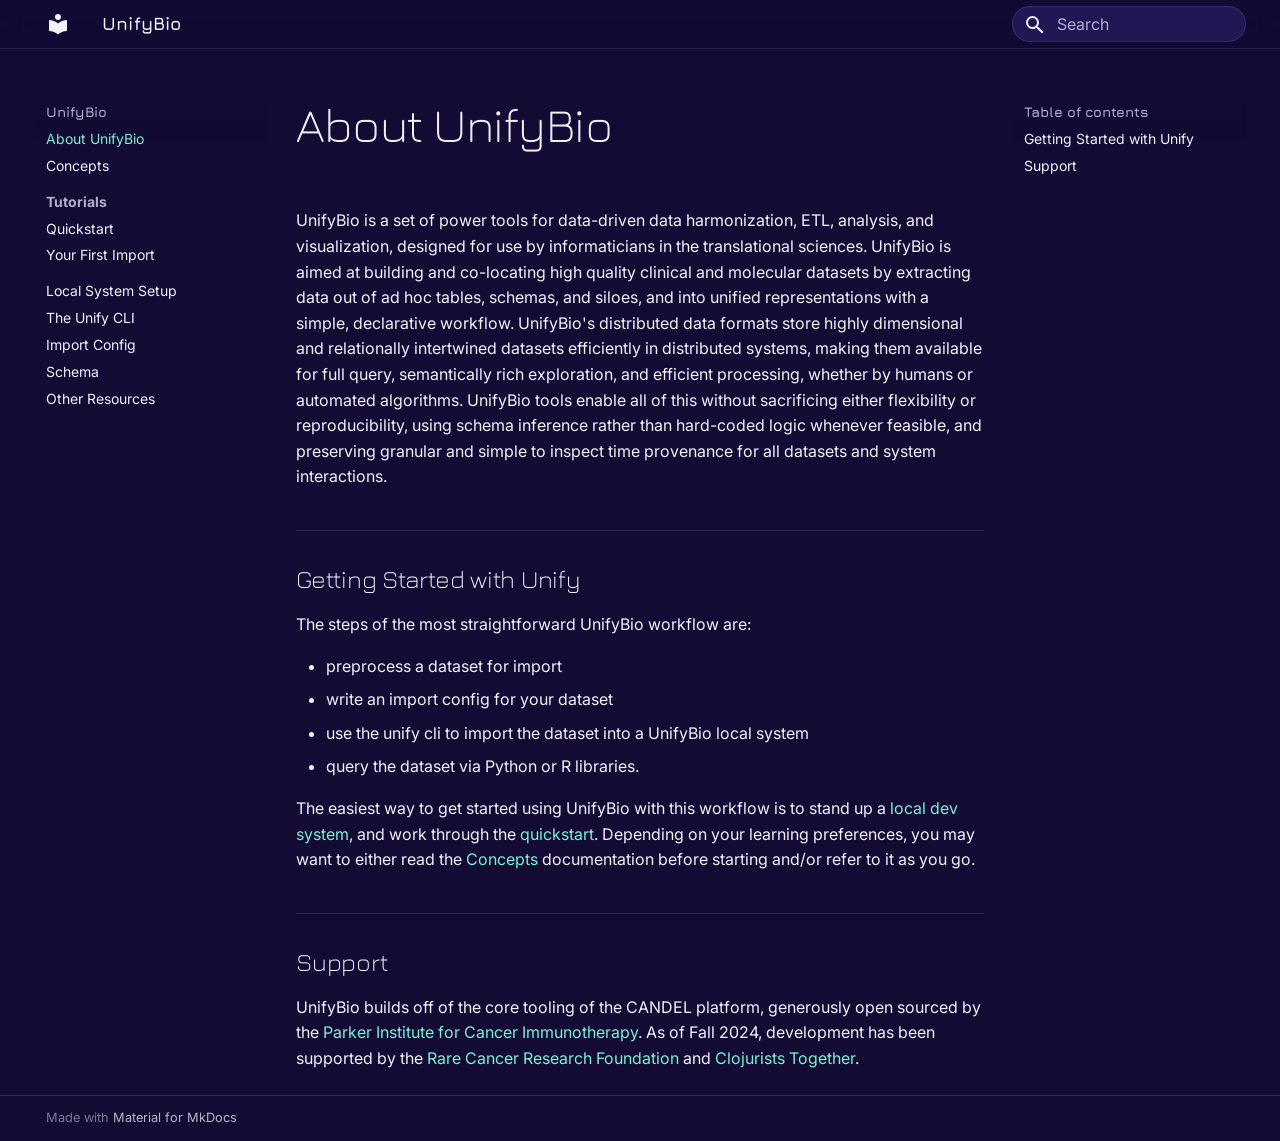
<file: index.html>
<!doctype html>
<html lang="en" class="no-js">
  <head>
    
      <meta charset="utf-8">
      <meta name="viewport" content="width=device-width,initial-scale=1">
      
      
      
        <link rel="canonical" href="https://unifybio.github.io/">
      
      
      
        <link rel="next" href="concepts/">
      
      
        
      
      
      <link rel="icon" href="assets/logo.png">
      <meta name="generator" content="mkdocs-1.6.1, mkdocs-material-9.7.7">
    
    
      
        <title>UnifyBio</title>
      
    
    
      <link rel="stylesheet" href="assets/stylesheets/main.ec1eaa64.min.css">
      
        
        <link rel="stylesheet" href="assets/stylesheets/palette.ab4e12ef.min.css">
      
      


    
    
      
    
    
      
        
        
        <link rel="preconnect" href="https://fonts.gstatic.com" crossorigin>
        <link rel="stylesheet" href="https://fonts.googleapis.com/css?family=Inter:300,300i,400,400i,700,700i%7CJetBrains+Mono:400,400i,700,700i&display=fallback">
        <style>:root{--md-text-font:"Inter";--md-code-font:"JetBrains Mono"}</style>
      
    
    
      <link rel="stylesheet" href="stylesheets/extra.css">
    
    <script>__md_scope=new URL(".",location),__md_hash=e=>[...e].reduce(((e,_)=>(e<<5)-e+_.charCodeAt(0)),0),__md_get=(e,_=localStorage,t=__md_scope)=>JSON.parse(_.getItem(t.pathname+"."+e)),__md_set=(e,_,t=localStorage,a=__md_scope)=>{try{t.setItem(a.pathname+"."+e,JSON.stringify(_))}catch(e){}}</script>
    
      

    
    
  </head>
  
  
    
    
    
    
    
    <body dir="ltr" data-md-color-scheme="slate" data-md-color-primary="custom" data-md-color-accent="custom">
  
    
    <input class="md-toggle" data-md-toggle="drawer" type="checkbox" id="__drawer" autocomplete="off">
    <input class="md-toggle" data-md-toggle="search" type="checkbox" id="__search" autocomplete="off">
    <label class="md-overlay" for="__drawer"></label>
    <div data-md-component="skip">
      
        
        <a href="#about-unifybio" class="md-skip">
          Skip to content
        </a>
      
    </div>
    <div data-md-component="announce">
      
    </div>
    
    
      

  

<header class="md-header md-header--shadow" data-md-component="header">
  <nav class="md-header__inner md-grid" aria-label="Header">
    <a href="." title="UnifyBio" class="md-header__button md-logo" aria-label="UnifyBio" data-md-component="logo">
      
  
  <svg xmlns="http://www.w3.org/2000/svg" viewBox="0 0 24 24"><path d="M12 8a3 3 0 0 0 3-3 3 3 0 0 0-3-3 3 3 0 0 0-3 3 3 3 0 0 0 3 3m0 3.54C9.64 9.35 6.5 8 3 8v11c3.5 0 6.64 1.35 9 3.54 2.36-2.19 5.5-3.54 9-3.54V8c-3.5 0-6.64 1.35-9 3.54"/></svg>

    </a>
    <label class="md-header__button md-icon" for="__drawer">
      
      <svg xmlns="http://www.w3.org/2000/svg" viewBox="0 0 24 24"><path d="M3 6h18v2H3zm0 5h18v2H3zm0 5h18v2H3z"/></svg>
    </label>
    <div class="md-header__title" data-md-component="header-title">
      <div class="md-header__ellipsis">
        <div class="md-header__topic">
          <span class="md-ellipsis">
            UnifyBio
          </span>
        </div>
        <div class="md-header__topic" data-md-component="header-topic">
          <span class="md-ellipsis">
            
              About UnifyBio
            
          </span>
        </div>
      </div>
    </div>
    
      
    
    
    
    
      
      
        <label class="md-header__button md-icon" for="__search">
          
          <svg xmlns="http://www.w3.org/2000/svg" viewBox="0 0 24 24"><path d="M9.5 3A6.5 6.5 0 0 1 16 9.5c0 1.61-.59 3.09-1.56 4.23l.27.27h.79l5 5-1.5 1.5-5-5v-.79l-.27-.27A6.52 6.52 0 0 1 9.5 16 6.5 6.5 0 0 1 3 9.5 6.5 6.5 0 0 1 9.5 3m0 2C7 5 5 7 5 9.5S7 14 9.5 14 14 12 14 9.5 12 5 9.5 5"/></svg>
        </label>
        <div class="md-search" data-md-component="search" role="dialog">
  <label class="md-search__overlay" for="__search"></label>
  <div class="md-search__inner" role="search">
    <form class="md-search__form" name="search">
      <input type="text" class="md-search__input" name="query" aria-label="Search" placeholder="Search" autocapitalize="off" autocorrect="off" autocomplete="off" spellcheck="false" data-md-component="search-query" required>
      <label class="md-search__icon md-icon" for="__search">
        
        <svg xmlns="http://www.w3.org/2000/svg" viewBox="0 0 24 24"><path d="M9.5 3A6.5 6.5 0 0 1 16 9.5c0 1.61-.59 3.09-1.56 4.23l.27.27h.79l5 5-1.5 1.5-5-5v-.79l-.27-.27A6.52 6.52 0 0 1 9.5 16 6.5 6.5 0 0 1 3 9.5 6.5 6.5 0 0 1 9.5 3m0 2C7 5 5 7 5 9.5S7 14 9.5 14 14 12 14 9.5 12 5 9.5 5"/></svg>
        
        <svg xmlns="http://www.w3.org/2000/svg" viewBox="0 0 24 24"><path d="M20 11v2H8l5.5 5.5-1.42 1.42L4.16 12l7.92-7.92L13.5 5.5 8 11z"/></svg>
      </label>
      <nav class="md-search__options" aria-label="Search">
        
        <button type="reset" class="md-search__icon md-icon" title="Clear" aria-label="Clear" tabindex="-1">
          
          <svg xmlns="http://www.w3.org/2000/svg" viewBox="0 0 24 24"><path d="M19 6.41 17.59 5 12 10.59 6.41 5 5 6.41 10.59 12 5 17.59 6.41 19 12 13.41 17.59 19 19 17.59 13.41 12z"/></svg>
        </button>
      </nav>
      
    </form>
    <div class="md-search__output">
      <div class="md-search__scrollwrap" tabindex="0" data-md-scrollfix>
        <div class="md-search-result" data-md-component="search-result">
          <div class="md-search-result__meta">
            Initializing search
          </div>
          <ol class="md-search-result__list" role="presentation"></ol>
        </div>
      </div>
    </div>
  </div>
</div>
      
    
    
  </nav>
  
</header>
    
    <div class="md-container" data-md-component="container">
      
      
        
          
        
      
      <main class="md-main" data-md-component="main">
        <div class="md-main__inner md-grid">
          
            
              
              <div class="md-sidebar md-sidebar--primary" data-md-component="sidebar" data-md-type="navigation" >
                <div class="md-sidebar__scrollwrap">
                  <div class="md-sidebar__inner">
                    



<nav class="md-nav md-nav--primary" aria-label="Navigation" data-md-level="0">
  <label class="md-nav__title" for="__drawer">
    <a href="." title="UnifyBio" class="md-nav__button md-logo" aria-label="UnifyBio" data-md-component="logo">
      
  
  <svg xmlns="http://www.w3.org/2000/svg" viewBox="0 0 24 24"><path d="M12 8a3 3 0 0 0 3-3 3 3 0 0 0-3-3 3 3 0 0 0-3 3 3 3 0 0 0 3 3m0 3.54C9.64 9.35 6.5 8 3 8v11c3.5 0 6.64 1.35 9 3.54 2.36-2.19 5.5-3.54 9-3.54V8c-3.5 0-6.64 1.35-9 3.54"/></svg>

    </a>
    UnifyBio
  </label>
  
  <ul class="md-nav__list" data-md-scrollfix>
    
      
      
  
  
    
  
  
  
    <li class="md-nav__item md-nav__item--active">
      
      <input class="md-nav__toggle md-toggle" type="checkbox" id="__toc">
      
      
        
      
      
        <label class="md-nav__link md-nav__link--active" for="__toc">
          
  
  
  <span class="md-ellipsis">
    
  
    About UnifyBio
  

    
  </span>
  
  

          <span class="md-nav__icon md-icon"></span>
        </label>
      
      <a href="." class="md-nav__link md-nav__link--active">
        
  
  
  <span class="md-ellipsis">
    
  
    About UnifyBio
  

    
  </span>
  
  

      </a>
      
        

<nav class="md-nav md-nav--secondary" aria-label="Table of contents">
  
  
  
    
  
  
    <label class="md-nav__title" for="__toc">
      <span class="md-nav__icon md-icon"></span>
      Table of contents
    </label>
    <ul class="md-nav__list" data-md-component="toc" data-md-scrollfix>
      
        <li class="md-nav__item">
  <a href="#getting-started-with-unify" class="md-nav__link">
    <span class="md-ellipsis">
      
        Getting Started with Unify
      
    </span>
  </a>
  
</li>
      
        <li class="md-nav__item">
  <a href="#support" class="md-nav__link">
    <span class="md-ellipsis">
      
        Support
      
    </span>
  </a>
  
</li>
      
    </ul>
  
</nav>
      
    </li>
  

    
      
      
  
  
  
  
    <li class="md-nav__item">
      <a href="concepts/" class="md-nav__link">
        
  
  
  <span class="md-ellipsis">
    
  
    Concepts
  

    
  </span>
  
  

      </a>
    </li>
  

    
      
      
  
  
  
  
    
    
    
    
      
        
        
      
    
    
    <li class="md-nav__item md-nav__item--section md-nav__item--nested">
      
        
        
        <input class="md-nav__toggle md-toggle " type="checkbox" id="__nav_3" >
        
          
          <label class="md-nav__link" for="__nav_3" id="__nav_3_label" tabindex="">
            
  
  
  <span class="md-ellipsis">
    
  
    Tutorials
  

    
  </span>
  
  

            <span class="md-nav__icon md-icon"></span>
          </label>
        
        <nav class="md-nav" data-md-level="1" aria-labelledby="__nav_3_label" aria-expanded="false">
          <label class="md-nav__title" for="__nav_3">
            <span class="md-nav__icon md-icon"></span>
            
  
    Tutorials
  

          </label>
          <ul class="md-nav__list" data-md-scrollfix>
            
              
                
  
  
  
  
    <li class="md-nav__item">
      <a href="tutorials/quickstart/" class="md-nav__link">
        
  
  
  <span class="md-ellipsis">
    
  
    Quickstart
  

    
  </span>
  
  

      </a>
    </li>
  

              
            
              
                
  
  
  
  
    <li class="md-nav__item">
      <a href="tutorials/first-import/" class="md-nav__link">
        
  
  
  <span class="md-ellipsis">
    
  
    Your First Import
  

    
  </span>
  
  

      </a>
    </li>
  

              
            
          </ul>
        </nav>
      
    </li>
  

    
      
      
  
  
  
  
    <li class="md-nav__item">
      <a href="local-system/" class="md-nav__link">
        
  
  
  <span class="md-ellipsis">
    
  
    Local System Setup
  

    
  </span>
  
  

      </a>
    </li>
  

    
      
      
  
  
  
  
    <li class="md-nav__item">
      <a href="unify-cli/" class="md-nav__link">
        
  
  
  <span class="md-ellipsis">
    
  
    The Unify CLI
  

    
  </span>
  
  

      </a>
    </li>
  

    
      
      
  
  
  
  
    <li class="md-nav__item">
      <a href="import-config/" class="md-nav__link">
        
  
  
  <span class="md-ellipsis">
    
  
    Import Config
  

    
  </span>
  
  

      </a>
    </li>
  

    
      
      
  
  
  
  
    <li class="md-nav__item">
      <a href="schema/" class="md-nav__link">
        
  
  
  <span class="md-ellipsis">
    
  
    Schema
  

    
  </span>
  
  

      </a>
    </li>
  

    
      
      
  
  
  
  
    <li class="md-nav__item">
      <a href="other-resources/" class="md-nav__link">
        
  
  
  <span class="md-ellipsis">
    
  
    Other Resources
  

    
  </span>
  
  

      </a>
    </li>
  

    
  </ul>
</nav>
                  </div>
                </div>
              </div>
            
            
              
              <div class="md-sidebar md-sidebar--secondary" data-md-component="sidebar" data-md-type="toc" >
                <div class="md-sidebar__scrollwrap">
                  <div class="md-sidebar__inner">
                    

<nav class="md-nav md-nav--secondary" aria-label="Table of contents">
  
  
  
    
  
  
    <label class="md-nav__title" for="__toc">
      <span class="md-nav__icon md-icon"></span>
      Table of contents
    </label>
    <ul class="md-nav__list" data-md-component="toc" data-md-scrollfix>
      
        <li class="md-nav__item">
  <a href="#getting-started-with-unify" class="md-nav__link">
    <span class="md-ellipsis">
      
        Getting Started with Unify
      
    </span>
  </a>
  
</li>
      
        <li class="md-nav__item">
  <a href="#support" class="md-nav__link">
    <span class="md-ellipsis">
      
        Support
      
    </span>
  </a>
  
</li>
      
    </ul>
  
</nav>
                  </div>
                </div>
              </div>
            
          
          
            <div class="md-content" data-md-component="content">
              
              <article class="md-content__inner md-typeset">
                
                  



<h1 id="about-unifybio">About UnifyBio</h1>
<p>UnifyBio is a set of power tools for data-driven data harmonization, ETL, analysis,
and visualization, designed for use by informaticians in the translational sciences.
UnifyBio is aimed at building and co-locating high quality clinical and molecular datasets
by extracting data out of ad hoc tables, schemas, and siloes, and
into unified representations with a simple, declarative workflow.
UnifyBio's distributed data formats store highly dimensional and relationally intertwined datasets efficiently
in distributed systems, making them available for full query, semantically rich exploration,
and efficient processing, whether by humans or automated algorithms.
UnifyBio tools enable all of this without sacrificing either flexibility or reproducibility,
using schema inference rather than hard-coded logic whenever feasible, and
preserving granular and simple to inspect time provenance for all datasets and system interactions.</p>
<h2 id="getting-started-with-unify">Getting Started with Unify</h2>
<p>The steps of the most straightforward UnifyBio workflow are:</p>
<ul>
<li>preprocess a dataset for import</li>
<li>write an import config for your dataset</li>
<li>use the unify cli to import the dataset into a UnifyBio local system</li>
<li>query the dataset via Python or R libraries.</li>
</ul>
<p>The easiest way to get started using UnifyBio with this workflow is to stand up a
<a href="local-system/">local dev system</a>, and work through the <a href="tutorials/quickstart/">quickstart</a>.
Depending on your learning preferences, you may want to either read the <a href="concepts/">Concepts</a> documentation before starting and/or
refer to it as you go.</p>
<h2 id="support">Support</h2>
<p>UnifyBio builds off of the core tooling of the CANDEL platform, generously open sourced by the
<a href="https://www.parkerici.org/">Parker Institute for Cancer Immunotherapy</a>.
As of Fall 2024, development has been supported by the
<a href="https://rarecancer.org/">Rare Cancer Research Foundation</a> and
<a href="https://www.clojuriststogether.org/projects/">Clojurists Together</a>.</p>












                
              </article>
            </div>
          
          
<script>var target=document.getElementById(location.hash.slice(1));target&&target.name&&(target.checked=target.name.startsWith("__tabbed_"))</script>
        </div>
        
          <button type="button" class="md-top md-icon" data-md-component="top" hidden>
  
  <svg xmlns="http://www.w3.org/2000/svg" viewBox="0 0 24 24"><path d="M13 20h-2V8l-5.5 5.5-1.42-1.42L12 4.16l7.92 7.92-1.42 1.42L13 8z"/></svg>
  Back to top
</button>
        
      </main>
      
        <footer class="md-footer">
  
  <div class="md-footer-meta md-typeset">
    <div class="md-footer-meta__inner md-grid">
      <div class="md-copyright">
  
  
    Made with
    <a href="https://squidfunk.github.io/mkdocs-material/" target="_blank" rel="noopener">
      Material for MkDocs
    </a>
  
</div>
      
    </div>
  </div>
</footer>
      
    </div>
    <div class="md-dialog" data-md-component="dialog">
      <div class="md-dialog__inner md-typeset"></div>
    </div>
    
    
    
      
      
      <script id="__config" type="application/json">{"annotate": null, "base": ".", "features": ["navigation.sections", "navigation.top", "content.code.copy"], "search": "assets/javascripts/workers/search.2c215733.min.js", "tags": null, "translations": {"clipboard.copied": "Copied to clipboard", "clipboard.copy": "Copy to clipboard", "search.result.more.one": "1 more on this page", "search.result.more.other": "# more on this page", "search.result.none": "No matching documents", "search.result.one": "1 matching document", "search.result.other": "# matching documents", "search.result.placeholder": "Type to start searching", "search.result.term.missing": "Missing", "select.version": "Select version"}, "version": null}</script>
    
    
      <script src="assets/javascripts/bundle.d7400e89.min.js"></script>
      
    
  </body>
</html>
</file>
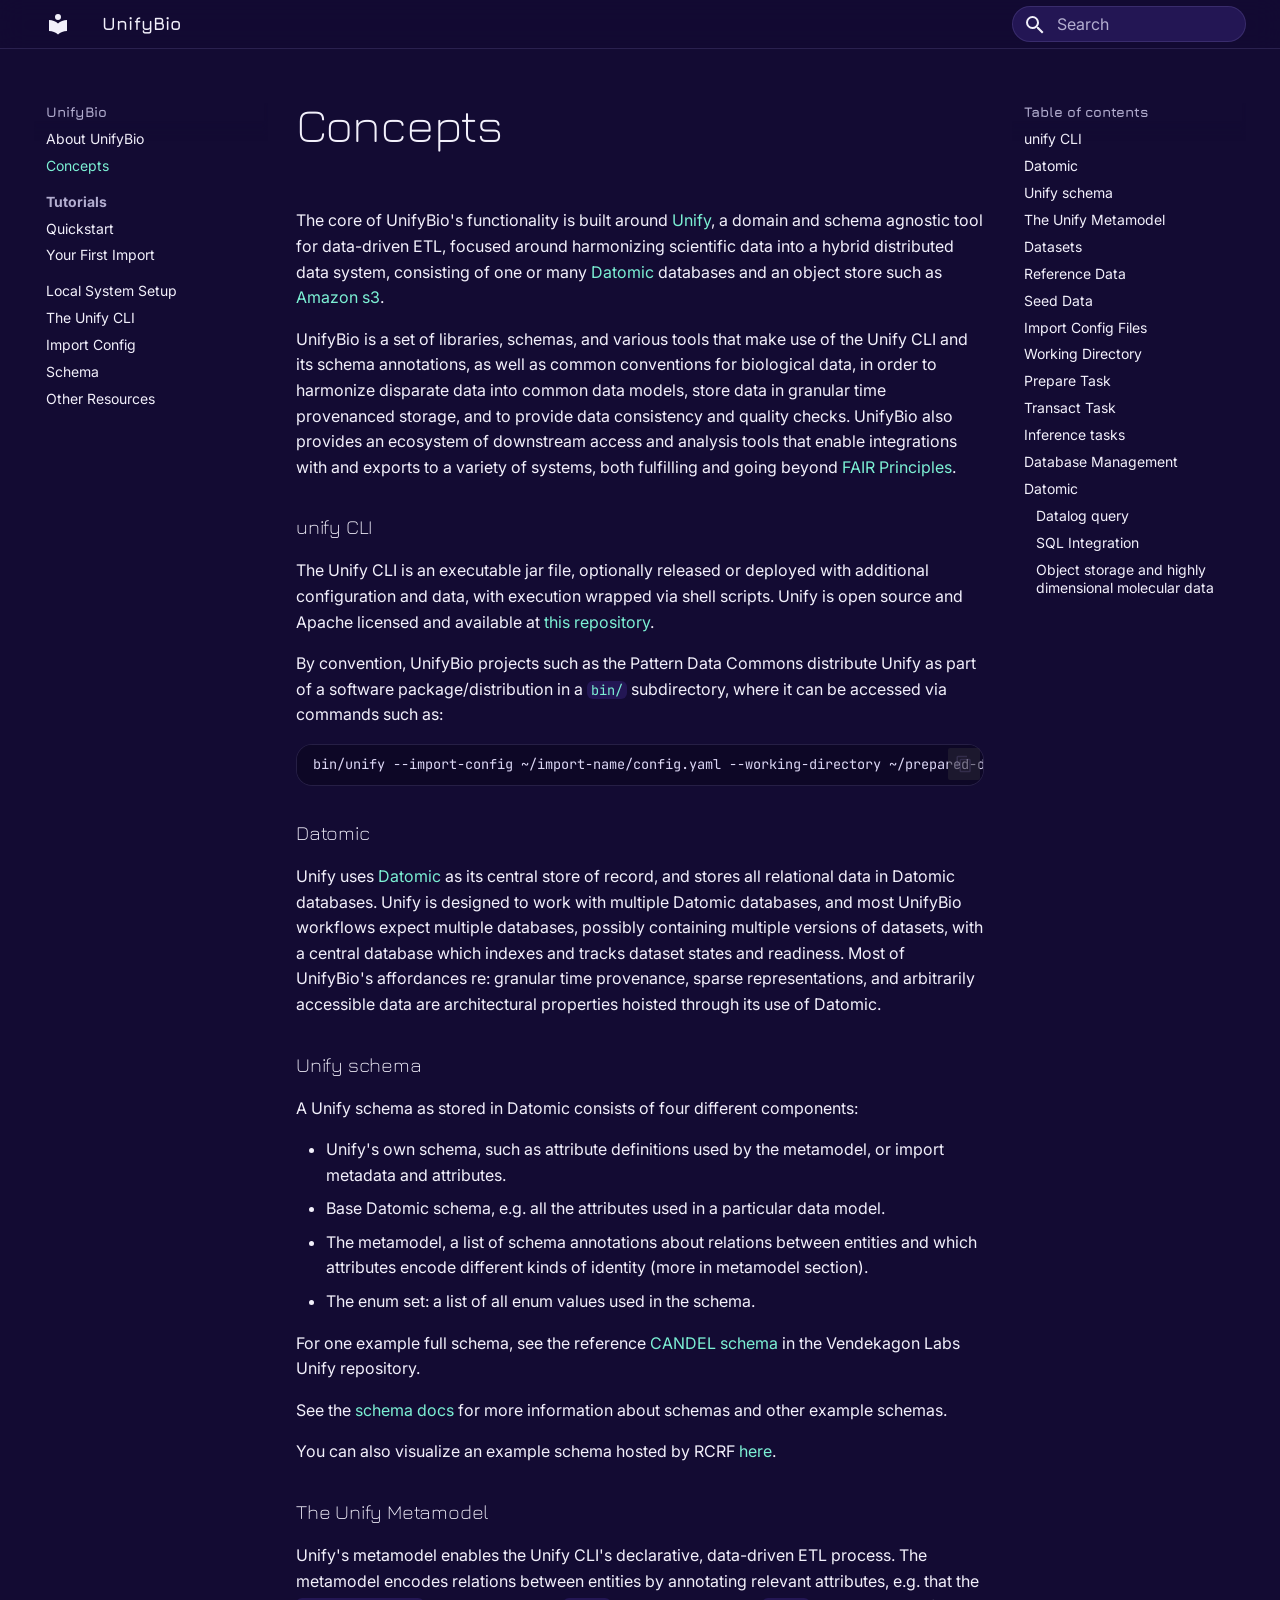
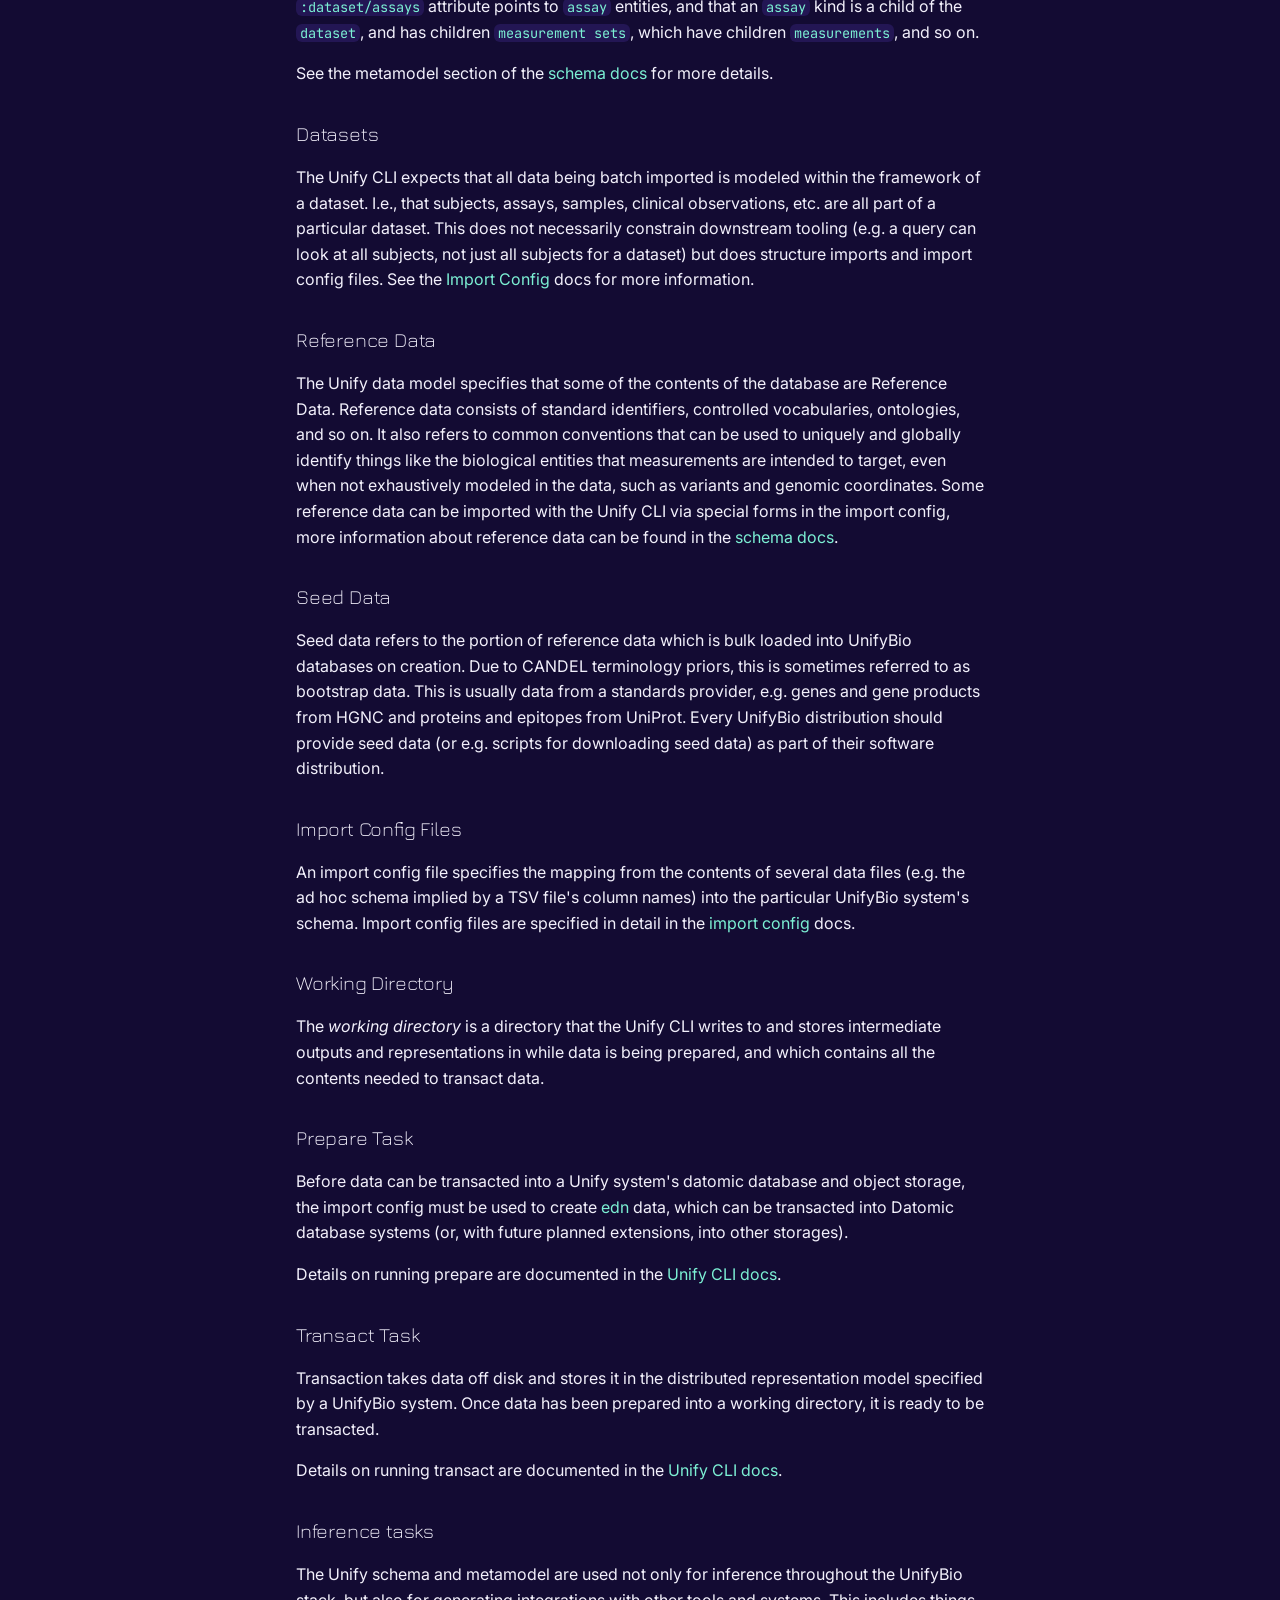
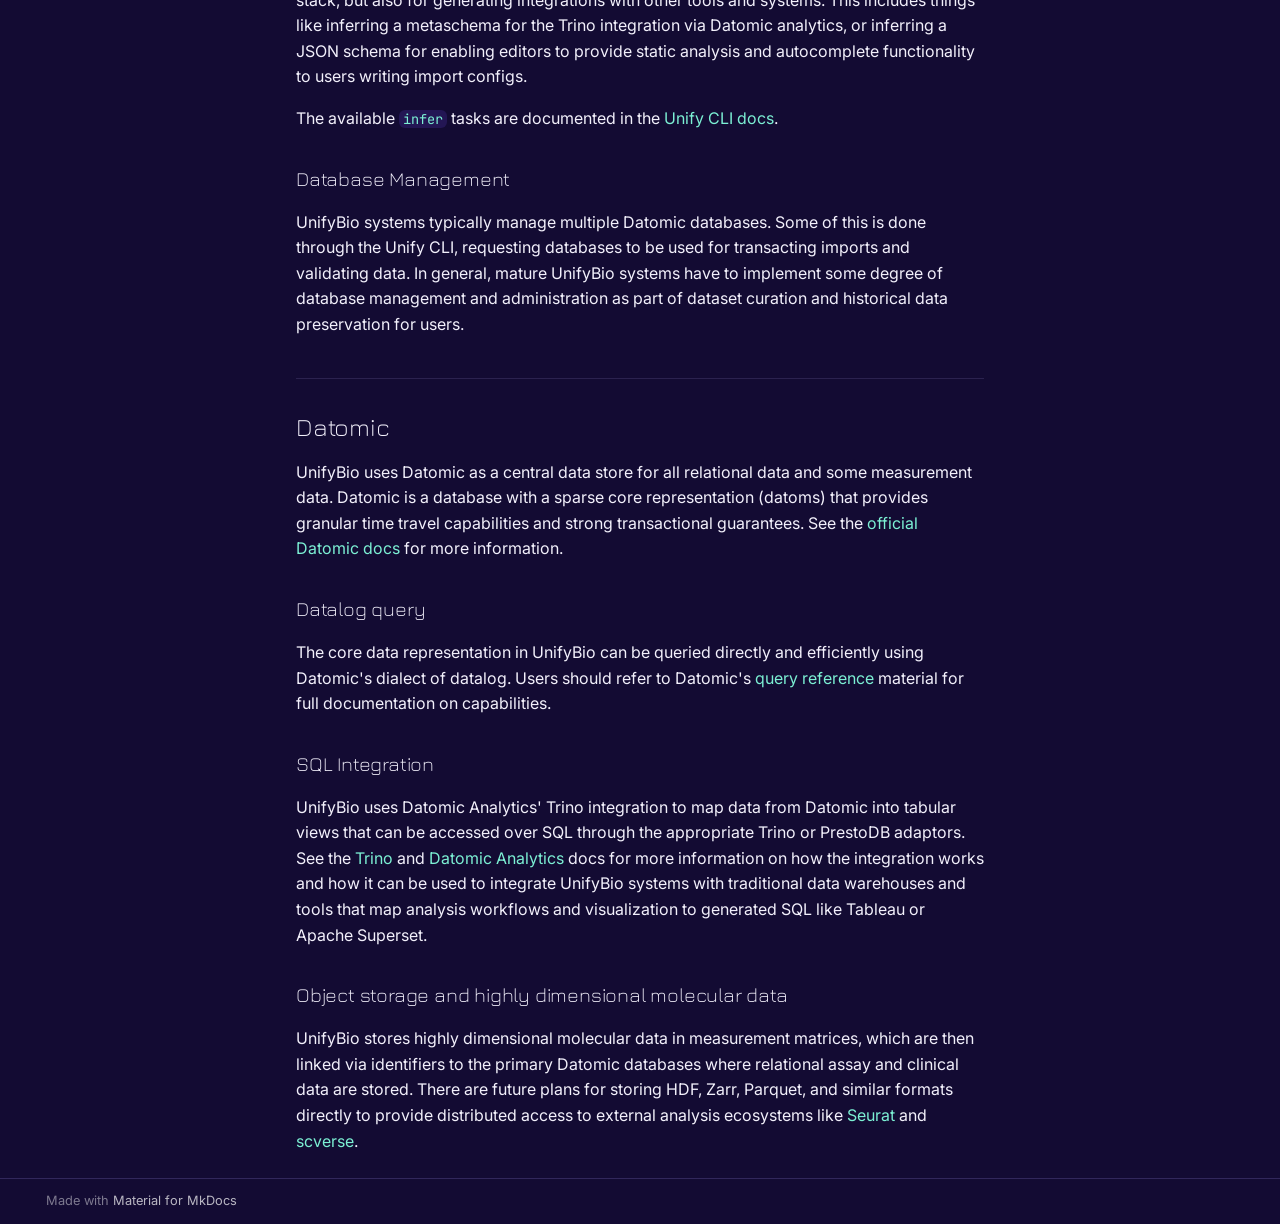
<file: concepts/index.html>
<!doctype html>
<html lang="en" class="no-js">
  <head>
    
      <meta charset="utf-8">
      <meta name="viewport" content="width=device-width,initial-scale=1">
      
      
      
        <link rel="canonical" href="https://unifybio.github.io/concepts/">
      
      
        <link rel="prev" href="..">
      
      
        <link rel="next" href="../tutorials/quickstart/">
      
      
        
      
      
      <link rel="icon" href="../assets/logo.png">
      <meta name="generator" content="mkdocs-1.6.1, mkdocs-material-9.7.7">
    
    
      
        <title>Concepts - UnifyBio</title>
      
    
    
      <link rel="stylesheet" href="../assets/stylesheets/main.ec1eaa64.min.css">
      
        
        <link rel="stylesheet" href="../assets/stylesheets/palette.ab4e12ef.min.css">
      
      


    
    
      
    
    
      
        
        
        <link rel="preconnect" href="https://fonts.gstatic.com" crossorigin>
        <link rel="stylesheet" href="https://fonts.googleapis.com/css?family=Inter:300,300i,400,400i,700,700i%7CJetBrains+Mono:400,400i,700,700i&display=fallback">
        <style>:root{--md-text-font:"Inter";--md-code-font:"JetBrains Mono"}</style>
      
    
    
      <link rel="stylesheet" href="../stylesheets/extra.css">
    
    <script>__md_scope=new URL("..",location),__md_hash=e=>[...e].reduce(((e,_)=>(e<<5)-e+_.charCodeAt(0)),0),__md_get=(e,_=localStorage,t=__md_scope)=>JSON.parse(_.getItem(t.pathname+"."+e)),__md_set=(e,_,t=localStorage,a=__md_scope)=>{try{t.setItem(a.pathname+"."+e,JSON.stringify(_))}catch(e){}}</script>
    
      

    
    
  </head>
  
  
    
    
    
    
    
    <body dir="ltr" data-md-color-scheme="slate" data-md-color-primary="custom" data-md-color-accent="custom">
  
    
    <input class="md-toggle" data-md-toggle="drawer" type="checkbox" id="__drawer" autocomplete="off">
    <input class="md-toggle" data-md-toggle="search" type="checkbox" id="__search" autocomplete="off">
    <label class="md-overlay" for="__drawer"></label>
    <div data-md-component="skip">
      
        
        <a href="#concepts" class="md-skip">
          Skip to content
        </a>
      
    </div>
    <div data-md-component="announce">
      
    </div>
    
    
      

  

<header class="md-header md-header--shadow" data-md-component="header">
  <nav class="md-header__inner md-grid" aria-label="Header">
    <a href=".." title="UnifyBio" class="md-header__button md-logo" aria-label="UnifyBio" data-md-component="logo">
      
  
  <svg xmlns="http://www.w3.org/2000/svg" viewBox="0 0 24 24"><path d="M12 8a3 3 0 0 0 3-3 3 3 0 0 0-3-3 3 3 0 0 0-3 3 3 3 0 0 0 3 3m0 3.54C9.64 9.35 6.5 8 3 8v11c3.5 0 6.64 1.35 9 3.54 2.36-2.19 5.5-3.54 9-3.54V8c-3.5 0-6.64 1.35-9 3.54"/></svg>

    </a>
    <label class="md-header__button md-icon" for="__drawer">
      
      <svg xmlns="http://www.w3.org/2000/svg" viewBox="0 0 24 24"><path d="M3 6h18v2H3zm0 5h18v2H3zm0 5h18v2H3z"/></svg>
    </label>
    <div class="md-header__title" data-md-component="header-title">
      <div class="md-header__ellipsis">
        <div class="md-header__topic">
          <span class="md-ellipsis">
            UnifyBio
          </span>
        </div>
        <div class="md-header__topic" data-md-component="header-topic">
          <span class="md-ellipsis">
            
              Concepts
            
          </span>
        </div>
      </div>
    </div>
    
      
    
    
    
    
      
      
        <label class="md-header__button md-icon" for="__search">
          
          <svg xmlns="http://www.w3.org/2000/svg" viewBox="0 0 24 24"><path d="M9.5 3A6.5 6.5 0 0 1 16 9.5c0 1.61-.59 3.09-1.56 4.23l.27.27h.79l5 5-1.5 1.5-5-5v-.79l-.27-.27A6.52 6.52 0 0 1 9.5 16 6.5 6.5 0 0 1 3 9.5 6.5 6.5 0 0 1 9.5 3m0 2C7 5 5 7 5 9.5S7 14 9.5 14 14 12 14 9.5 12 5 9.5 5"/></svg>
        </label>
        <div class="md-search" data-md-component="search" role="dialog">
  <label class="md-search__overlay" for="__search"></label>
  <div class="md-search__inner" role="search">
    <form class="md-search__form" name="search">
      <input type="text" class="md-search__input" name="query" aria-label="Search" placeholder="Search" autocapitalize="off" autocorrect="off" autocomplete="off" spellcheck="false" data-md-component="search-query" required>
      <label class="md-search__icon md-icon" for="__search">
        
        <svg xmlns="http://www.w3.org/2000/svg" viewBox="0 0 24 24"><path d="M9.5 3A6.5 6.5 0 0 1 16 9.5c0 1.61-.59 3.09-1.56 4.23l.27.27h.79l5 5-1.5 1.5-5-5v-.79l-.27-.27A6.52 6.52 0 0 1 9.5 16 6.5 6.5 0 0 1 3 9.5 6.5 6.5 0 0 1 9.5 3m0 2C7 5 5 7 5 9.5S7 14 9.5 14 14 12 14 9.5 12 5 9.5 5"/></svg>
        
        <svg xmlns="http://www.w3.org/2000/svg" viewBox="0 0 24 24"><path d="M20 11v2H8l5.5 5.5-1.42 1.42L4.16 12l7.92-7.92L13.5 5.5 8 11z"/></svg>
      </label>
      <nav class="md-search__options" aria-label="Search">
        
        <button type="reset" class="md-search__icon md-icon" title="Clear" aria-label="Clear" tabindex="-1">
          
          <svg xmlns="http://www.w3.org/2000/svg" viewBox="0 0 24 24"><path d="M19 6.41 17.59 5 12 10.59 6.41 5 5 6.41 10.59 12 5 17.59 6.41 19 12 13.41 17.59 19 19 17.59 13.41 12z"/></svg>
        </button>
      </nav>
      
    </form>
    <div class="md-search__output">
      <div class="md-search__scrollwrap" tabindex="0" data-md-scrollfix>
        <div class="md-search-result" data-md-component="search-result">
          <div class="md-search-result__meta">
            Initializing search
          </div>
          <ol class="md-search-result__list" role="presentation"></ol>
        </div>
      </div>
    </div>
  </div>
</div>
      
    
    
  </nav>
  
</header>
    
    <div class="md-container" data-md-component="container">
      
      
        
          
        
      
      <main class="md-main" data-md-component="main">
        <div class="md-main__inner md-grid">
          
            
              
              <div class="md-sidebar md-sidebar--primary" data-md-component="sidebar" data-md-type="navigation" >
                <div class="md-sidebar__scrollwrap">
                  <div class="md-sidebar__inner">
                    



<nav class="md-nav md-nav--primary" aria-label="Navigation" data-md-level="0">
  <label class="md-nav__title" for="__drawer">
    <a href=".." title="UnifyBio" class="md-nav__button md-logo" aria-label="UnifyBio" data-md-component="logo">
      
  
  <svg xmlns="http://www.w3.org/2000/svg" viewBox="0 0 24 24"><path d="M12 8a3 3 0 0 0 3-3 3 3 0 0 0-3-3 3 3 0 0 0-3 3 3 3 0 0 0 3 3m0 3.54C9.64 9.35 6.5 8 3 8v11c3.5 0 6.64 1.35 9 3.54 2.36-2.19 5.5-3.54 9-3.54V8c-3.5 0-6.64 1.35-9 3.54"/></svg>

    </a>
    UnifyBio
  </label>
  
  <ul class="md-nav__list" data-md-scrollfix>
    
      
      
  
  
  
  
    <li class="md-nav__item">
      <a href=".." class="md-nav__link">
        
  
  
  <span class="md-ellipsis">
    
  
    About UnifyBio
  

    
  </span>
  
  

      </a>
    </li>
  

    
      
      
  
  
    
  
  
  
    <li class="md-nav__item md-nav__item--active">
      
      <input class="md-nav__toggle md-toggle" type="checkbox" id="__toc">
      
      
        
      
      
        <label class="md-nav__link md-nav__link--active" for="__toc">
          
  
  
  <span class="md-ellipsis">
    
  
    Concepts
  

    
  </span>
  
  

          <span class="md-nav__icon md-icon"></span>
        </label>
      
      <a href="./" class="md-nav__link md-nav__link--active">
        
  
  
  <span class="md-ellipsis">
    
  
    Concepts
  

    
  </span>
  
  

      </a>
      
        

<nav class="md-nav md-nav--secondary" aria-label="Table of contents">
  
  
  
    
  
  
    <label class="md-nav__title" for="__toc">
      <span class="md-nav__icon md-icon"></span>
      Table of contents
    </label>
    <ul class="md-nav__list" data-md-component="toc" data-md-scrollfix>
      
        <li class="md-nav__item">
  <a href="#unify-cli" class="md-nav__link">
    <span class="md-ellipsis">
      
        unify CLI
      
    </span>
  </a>
  
</li>
      
        <li class="md-nav__item">
  <a href="#datomic" class="md-nav__link">
    <span class="md-ellipsis">
      
        Datomic
      
    </span>
  </a>
  
</li>
      
        <li class="md-nav__item">
  <a href="#unify-schema" class="md-nav__link">
    <span class="md-ellipsis">
      
        Unify schema
      
    </span>
  </a>
  
</li>
      
        <li class="md-nav__item">
  <a href="#the-unify-metamodel" class="md-nav__link">
    <span class="md-ellipsis">
      
        The Unify Metamodel
      
    </span>
  </a>
  
</li>
      
        <li class="md-nav__item">
  <a href="#datasets" class="md-nav__link">
    <span class="md-ellipsis">
      
        Datasets
      
    </span>
  </a>
  
</li>
      
        <li class="md-nav__item">
  <a href="#reference-data" class="md-nav__link">
    <span class="md-ellipsis">
      
        Reference Data
      
    </span>
  </a>
  
</li>
      
        <li class="md-nav__item">
  <a href="#seed-data" class="md-nav__link">
    <span class="md-ellipsis">
      
        Seed Data
      
    </span>
  </a>
  
</li>
      
        <li class="md-nav__item">
  <a href="#import-config-files" class="md-nav__link">
    <span class="md-ellipsis">
      
        Import Config Files
      
    </span>
  </a>
  
</li>
      
        <li class="md-nav__item">
  <a href="#working-directory" class="md-nav__link">
    <span class="md-ellipsis">
      
        Working Directory
      
    </span>
  </a>
  
</li>
      
        <li class="md-nav__item">
  <a href="#prepare-task" class="md-nav__link">
    <span class="md-ellipsis">
      
        Prepare Task
      
    </span>
  </a>
  
</li>
      
        <li class="md-nav__item">
  <a href="#transact-task" class="md-nav__link">
    <span class="md-ellipsis">
      
        Transact Task
      
    </span>
  </a>
  
</li>
      
        <li class="md-nav__item">
  <a href="#inference-tasks" class="md-nav__link">
    <span class="md-ellipsis">
      
        Inference tasks
      
    </span>
  </a>
  
</li>
      
        <li class="md-nav__item">
  <a href="#database-management" class="md-nav__link">
    <span class="md-ellipsis">
      
        Database Management
      
    </span>
  </a>
  
</li>
      
        <li class="md-nav__item">
  <a href="#datomic_1" class="md-nav__link">
    <span class="md-ellipsis">
      
        Datomic
      
    </span>
  </a>
  
    <nav class="md-nav" aria-label="Datomic">
      <ul class="md-nav__list">
        
          <li class="md-nav__item">
  <a href="#datalog-query" class="md-nav__link">
    <span class="md-ellipsis">
      
        Datalog query
      
    </span>
  </a>
  
</li>
        
          <li class="md-nav__item">
  <a href="#sql-integration" class="md-nav__link">
    <span class="md-ellipsis">
      
        SQL Integration
      
    </span>
  </a>
  
</li>
        
          <li class="md-nav__item">
  <a href="#object-storage-and-highly-dimensional-molecular-data" class="md-nav__link">
    <span class="md-ellipsis">
      
        Object storage and highly dimensional molecular data
      
    </span>
  </a>
  
</li>
        
      </ul>
    </nav>
  
</li>
      
    </ul>
  
</nav>
      
    </li>
  

    
      
      
  
  
  
  
    
    
    
    
      
        
        
      
    
    
    <li class="md-nav__item md-nav__item--section md-nav__item--nested">
      
        
        
        <input class="md-nav__toggle md-toggle " type="checkbox" id="__nav_3" >
        
          
          <label class="md-nav__link" for="__nav_3" id="__nav_3_label" tabindex="">
            
  
  
  <span class="md-ellipsis">
    
  
    Tutorials
  

    
  </span>
  
  

            <span class="md-nav__icon md-icon"></span>
          </label>
        
        <nav class="md-nav" data-md-level="1" aria-labelledby="__nav_3_label" aria-expanded="false">
          <label class="md-nav__title" for="__nav_3">
            <span class="md-nav__icon md-icon"></span>
            
  
    Tutorials
  

          </label>
          <ul class="md-nav__list" data-md-scrollfix>
            
              
                
  
  
  
  
    <li class="md-nav__item">
      <a href="../tutorials/quickstart/" class="md-nav__link">
        
  
  
  <span class="md-ellipsis">
    
  
    Quickstart
  

    
  </span>
  
  

      </a>
    </li>
  

              
            
              
                
  
  
  
  
    <li class="md-nav__item">
      <a href="../tutorials/first-import/" class="md-nav__link">
        
  
  
  <span class="md-ellipsis">
    
  
    Your First Import
  

    
  </span>
  
  

      </a>
    </li>
  

              
            
          </ul>
        </nav>
      
    </li>
  

    
      
      
  
  
  
  
    <li class="md-nav__item">
      <a href="../local-system/" class="md-nav__link">
        
  
  
  <span class="md-ellipsis">
    
  
    Local System Setup
  

    
  </span>
  
  

      </a>
    </li>
  

    
      
      
  
  
  
  
    <li class="md-nav__item">
      <a href="../unify-cli/" class="md-nav__link">
        
  
  
  <span class="md-ellipsis">
    
  
    The Unify CLI
  

    
  </span>
  
  

      </a>
    </li>
  

    
      
      
  
  
  
  
    <li class="md-nav__item">
      <a href="../import-config/" class="md-nav__link">
        
  
  
  <span class="md-ellipsis">
    
  
    Import Config
  

    
  </span>
  
  

      </a>
    </li>
  

    
      
      
  
  
  
  
    <li class="md-nav__item">
      <a href="../schema/" class="md-nav__link">
        
  
  
  <span class="md-ellipsis">
    
  
    Schema
  

    
  </span>
  
  

      </a>
    </li>
  

    
      
      
  
  
  
  
    <li class="md-nav__item">
      <a href="../other-resources/" class="md-nav__link">
        
  
  
  <span class="md-ellipsis">
    
  
    Other Resources
  

    
  </span>
  
  

      </a>
    </li>
  

    
  </ul>
</nav>
                  </div>
                </div>
              </div>
            
            
              
              <div class="md-sidebar md-sidebar--secondary" data-md-component="sidebar" data-md-type="toc" >
                <div class="md-sidebar__scrollwrap">
                  <div class="md-sidebar__inner">
                    

<nav class="md-nav md-nav--secondary" aria-label="Table of contents">
  
  
  
    
  
  
    <label class="md-nav__title" for="__toc">
      <span class="md-nav__icon md-icon"></span>
      Table of contents
    </label>
    <ul class="md-nav__list" data-md-component="toc" data-md-scrollfix>
      
        <li class="md-nav__item">
  <a href="#unify-cli" class="md-nav__link">
    <span class="md-ellipsis">
      
        unify CLI
      
    </span>
  </a>
  
</li>
      
        <li class="md-nav__item">
  <a href="#datomic" class="md-nav__link">
    <span class="md-ellipsis">
      
        Datomic
      
    </span>
  </a>
  
</li>
      
        <li class="md-nav__item">
  <a href="#unify-schema" class="md-nav__link">
    <span class="md-ellipsis">
      
        Unify schema
      
    </span>
  </a>
  
</li>
      
        <li class="md-nav__item">
  <a href="#the-unify-metamodel" class="md-nav__link">
    <span class="md-ellipsis">
      
        The Unify Metamodel
      
    </span>
  </a>
  
</li>
      
        <li class="md-nav__item">
  <a href="#datasets" class="md-nav__link">
    <span class="md-ellipsis">
      
        Datasets
      
    </span>
  </a>
  
</li>
      
        <li class="md-nav__item">
  <a href="#reference-data" class="md-nav__link">
    <span class="md-ellipsis">
      
        Reference Data
      
    </span>
  </a>
  
</li>
      
        <li class="md-nav__item">
  <a href="#seed-data" class="md-nav__link">
    <span class="md-ellipsis">
      
        Seed Data
      
    </span>
  </a>
  
</li>
      
        <li class="md-nav__item">
  <a href="#import-config-files" class="md-nav__link">
    <span class="md-ellipsis">
      
        Import Config Files
      
    </span>
  </a>
  
</li>
      
        <li class="md-nav__item">
  <a href="#working-directory" class="md-nav__link">
    <span class="md-ellipsis">
      
        Working Directory
      
    </span>
  </a>
  
</li>
      
        <li class="md-nav__item">
  <a href="#prepare-task" class="md-nav__link">
    <span class="md-ellipsis">
      
        Prepare Task
      
    </span>
  </a>
  
</li>
      
        <li class="md-nav__item">
  <a href="#transact-task" class="md-nav__link">
    <span class="md-ellipsis">
      
        Transact Task
      
    </span>
  </a>
  
</li>
      
        <li class="md-nav__item">
  <a href="#inference-tasks" class="md-nav__link">
    <span class="md-ellipsis">
      
        Inference tasks
      
    </span>
  </a>
  
</li>
      
        <li class="md-nav__item">
  <a href="#database-management" class="md-nav__link">
    <span class="md-ellipsis">
      
        Database Management
      
    </span>
  </a>
  
</li>
      
        <li class="md-nav__item">
  <a href="#datomic_1" class="md-nav__link">
    <span class="md-ellipsis">
      
        Datomic
      
    </span>
  </a>
  
    <nav class="md-nav" aria-label="Datomic">
      <ul class="md-nav__list">
        
          <li class="md-nav__item">
  <a href="#datalog-query" class="md-nav__link">
    <span class="md-ellipsis">
      
        Datalog query
      
    </span>
  </a>
  
</li>
        
          <li class="md-nav__item">
  <a href="#sql-integration" class="md-nav__link">
    <span class="md-ellipsis">
      
        SQL Integration
      
    </span>
  </a>
  
</li>
        
          <li class="md-nav__item">
  <a href="#object-storage-and-highly-dimensional-molecular-data" class="md-nav__link">
    <span class="md-ellipsis">
      
        Object storage and highly dimensional molecular data
      
    </span>
  </a>
  
</li>
        
      </ul>
    </nav>
  
</li>
      
    </ul>
  
</nav>
                  </div>
                </div>
              </div>
            
          
          
            <div class="md-content" data-md-component="content">
              
              <article class="md-content__inner md-typeset">
                
                  



<h1 id="concepts">Concepts</h1>
<p>The core of UnifyBio's functionality is built around
<a href="https://github.com/vendekagon-labs/unify/">Unify</a>, a domain and schema agnostic tool
for data-driven ETL, focused around harmonizing scientific data into a hybrid distributed
data system, consisting of one or many
<a href="https://www.datomic.com/">Datomic</a> databases and an object store such as
<a href="https://aws.amazon.com/s3/">Amazon s3</a>.</p>
<p>UnifyBio is a set of libraries, schemas, and various tools that make use of the Unify CLI
and its schema annotations, as well as common conventions for biological data,
in order to harmonize disparate data into common data models, store data in granular
time provenanced storage, and to provide data consistency and quality checks.
UnifyBio also provides an ecosystem of downstream access and analysis tools that enable
integrations with and exports to a variety of systems, both fulfilling and going
beyond <a href="https://www.nature.com/articles/sdata201618">FAIR Principles</a>. </p>
<h3 id="unify-cli">unify CLI</h3>
<p>The Unify CLI is an executable jar file, optionally released or deployed with
additional configuration and data, with execution wrapped via shell scripts.
Unify is open source and Apache licensed and available at
<a href="https://github.com/vendekagon-labs/unify/">this repository</a>.</p>
<p>By convention, UnifyBio projects such as the Pattern Data Commons distribute
Unify as part of a software package/distribution in a <code>bin/</code> subdirectory,
where it can be accessed via commands such as:</p>
<div class="language-bash highlight"><pre><span></span><code><span id="__span-0-1"><a id="__codelineno-0-1" name="__codelineno-0-1" href="#__codelineno-0-1"></a>bin/unify<span class="w"> </span>--import-config<span class="w"> </span>~/import-name/config.yaml<span class="w"> </span>--working-directory<span class="w"> </span>~/prepared-data/import-name
</span></code></pre></div>
<h3 id="datomic">Datomic</h3>
<p>Unify uses <a href="https://www.datomic.com/">Datomic</a>
as its central store of record, and stores all relational
data in Datomic databases. Unify is designed to work with multiple
Datomic databases, and most UnifyBio workflows expect multiple databases, possibly
containing multiple versions of datasets, with a central database which indexes
and tracks dataset states and readiness. Most of UnifyBio's
affordances re: granular time provenance, sparse representations,
and arbitrarily accessible data are architectural properties
hoisted through its use of Datomic.</p>
<h3 id="unify-schema">Unify schema</h3>
<p>A Unify schema as stored in Datomic consists of four different components:</p>
<ul>
<li>Unify's own schema, such as attribute definitions used by the metamodel, or
  import metadata and attributes.</li>
<li>Base Datomic schema, e.g. all the attributes used in a particular data model.</li>
<li>The metamodel, a list of schema annotations about relations between entities
  and which attributes encode different kinds of identity (more in metamodel section).</li>
<li>The enum set: a list of all enum values used in the schema.</li>
</ul>
<p>For one example full schema, see the reference <a href="https://github.com/vendekagon-labs/unify/tree/main/test/resources/systems/candel/template-dataset/schema">CANDEL schema</a> in the Vendekagon Labs Unify repository.</p>
<p>See the <a href="../schema/">schema docs</a> for more information about schemas and other example schemas.</p>
<p>You can also visualize an example schema hosted by RCRF
<a href="http://rcrf-data-commons-dashboard--env.eba-t2nvd7ac.us-east-1.elasticbeanstalk.com/schema/1.3.1/index.html">here</a>.</p>
<h3 id="the-unify-metamodel">The Unify Metamodel</h3>
<p>Unify's metamodel enables the Unify CLI's declarative, data-driven ETL process. The metamodel encodes relations between entities
by annotating relevant attributes, e.g. that the <code>:dataset/assays</code> attribute points to <code>assay</code> entities, and that an <code>assay</code> kind
is a child of the <code>dataset</code>, and has children <code>measurement sets</code>, which have children <code>measurements</code>, and so on.</p>
<p>See the metamodel section of the <a href="../schema/">schema docs</a> for more details.</p>
<h3 id="datasets">Datasets</h3>
<p>The Unify CLI expects that all data being batch imported is modeled within the framework of a dataset.
I.e., that subjects, assays, samples, clinical observations, etc. are all part of a particular dataset.
This does not necessarily constrain downstream tooling (e.g. a query can look at all subjects, not just
all subjects for a dataset) but does structure imports and import config files. See the
<a href="../import-config/">Import Config</a> docs for more information.</p>
<h3 id="reference-data">Reference Data</h3>
<p>The Unify data model specifies that some of the contents of the database are Reference Data. Reference
data consists of standard identifiers, controlled vocabularies, ontologies, and so on. It also refers
to common conventions that can be used to uniquely and globally identify things like the biological
entities that measurements are intended to target, even when not exhaustively modeled in the data,
such as variants and genomic coordinates. Some reference data can be imported with the
Unify CLI via special forms in the import config, more information about reference data can be found
in the <a href="../schema/">schema docs</a>.</p>
<h3 id="seed-data">Seed Data</h3>
<p>Seed data refers to the portion of reference data which is bulk loaded into UnifyBio databases
on creation. Due to CANDEL terminology priors, this is sometimes referred to as bootstrap data.
This is usually data from a standards provider, e.g. genes and gene products from HGNC and
proteins and epitopes from UniProt. Every UnifyBio distribution should provide seed data
(or e.g. scripts for downloading seed data) as part of their software distribution.</p>
<h3 id="import-config-files">Import Config Files</h3>
<p>An import config file specifies the mapping from the contents of several data files (e.g.
the ad hoc schema implied by a TSV file's column names) into the particular UnifyBio system's
schema. Import config files are specified in detail in the <a href="../import-config/">import config</a> docs.</p>
<h3 id="working-directory">Working Directory</h3>
<p>The <em>working directory</em> is a directory that the Unify CLI writes to and stores intermediate outputs
and representations in while data is being prepared, and which contains all the contents needed
to transact data.</p>
<h3 id="prepare-task">Prepare Task</h3>
<p>Before data can be transacted into a Unify system's datomic database and object storage, the import
config must be used to create <a href="https://github.com/edn-format/edn">edn</a> data, which can be
transacted into Datomic database systems (or, with future planned extensions, into other storages).</p>
<p>Details on running prepare are documented in the <a href="../unify-cli/">Unify CLI docs</a>.</p>
<h3 id="transact-task">Transact Task</h3>
<p>Transaction takes data off disk and stores it in the distributed representation model specified by a UnifyBio system.
Once data has been prepared into a working directory, it is ready to be transacted.</p>
<p>Details on running transact are documented in the <a href="../unify-cli/">Unify CLI docs</a>.</p>
<h3 id="inference-tasks">Inference tasks</h3>
<p>The Unify schema and metamodel are used not only for inference throughout the UnifyBio stack,
but also for generating integrations with other tools and systems.
This includes things like inferring a
metaschema for the Trino integration via Datomic analytics, or inferring a JSON schema
for enabling editors to provide static analysis and autocomplete functionality to users
writing import configs.</p>
<p>The available <code>infer</code> tasks are documented in the <a href="../unify-cli/">Unify CLI docs</a>.</p>
<h3 id="database-management">Database Management</h3>
<p>UnifyBio systems typically manage multiple Datomic databases. Some of this is done through the
Unify CLI, requesting databases to be used for transacting imports and validating data.
In general, mature UnifyBio systems have to implement some degree of database management and
administration as part of dataset curation and historical data preservation for users.</p>
<h2 id="datomic_1">Datomic</h2>
<p>UnifyBio uses Datomic as a central data store for all relational data and some measurement data.
Datomic is a database with a sparse core representation (datoms) that provides granular time travel
capabilities and strong transactional guarantees. See the
<a href="https://docs.datomic.com/datomic-overview.html">official Datomic docs</a> for more information.</p>
<h3 id="datalog-query">Datalog query</h3>
<p>The core data representation in UnifyBio can be queried directly and efficiently using Datomic's
dialect of datalog. Users should refer to Datomic's
<a href="https://docs.datomic.com/query/query-data-reference.html">query reference</a> material for full
documentation on capabilities.</p>
<h3 id="sql-integration">SQL Integration</h3>
<p>UnifyBio uses Datomic Analytics' Trino integration to map data from Datomic into tabular views
that can be accessed over SQL through the appropriate Trino or PrestoDB adaptors. See the
<a href="https://trino.io/docs/current/index.html">Trino</a> and 
<a href="https://docs.datomic.com/analytics/analytics-concepts.html#sql-mapping">Datomic Analytics</a> docs for more
information on how the integration works and how it can be used to integrate UnifyBio systems
with traditional data warehouses and tools that map analysis workflows and visualization to
generated SQL like Tableau or Apache Superset.</p>
<h3 id="object-storage-and-highly-dimensional-molecular-data">Object storage and highly dimensional molecular data</h3>
<p>UnifyBio stores highly dimensional molecular data in measurement matrices, which are then linked
via identifiers to the primary Datomic databases where relational assay and clinical data are stored.
There are future plans for storing HDF, Zarr, Parquet, and similar formats directly to provide
distributed access to external analysis ecosystems like
<a href="https://satijalab.org/seurat/">Seurat</a> and
<a href="https://scverse.org/">scverse</a>.</p>












                
              </article>
            </div>
          
          
<script>var target=document.getElementById(location.hash.slice(1));target&&target.name&&(target.checked=target.name.startsWith("__tabbed_"))</script>
        </div>
        
          <button type="button" class="md-top md-icon" data-md-component="top" hidden>
  
  <svg xmlns="http://www.w3.org/2000/svg" viewBox="0 0 24 24"><path d="M13 20h-2V8l-5.5 5.5-1.42-1.42L12 4.16l7.92 7.92-1.42 1.42L13 8z"/></svg>
  Back to top
</button>
        
      </main>
      
        <footer class="md-footer">
  
  <div class="md-footer-meta md-typeset">
    <div class="md-footer-meta__inner md-grid">
      <div class="md-copyright">
  
  
    Made with
    <a href="https://squidfunk.github.io/mkdocs-material/" target="_blank" rel="noopener">
      Material for MkDocs
    </a>
  
</div>
      
    </div>
  </div>
</footer>
      
    </div>
    <div class="md-dialog" data-md-component="dialog">
      <div class="md-dialog__inner md-typeset"></div>
    </div>
    
    
    
      
      
      <script id="__config" type="application/json">{"annotate": null, "base": "..", "features": ["navigation.sections", "navigation.top", "content.code.copy"], "search": "../assets/javascripts/workers/search.2c215733.min.js", "tags": null, "translations": {"clipboard.copied": "Copied to clipboard", "clipboard.copy": "Copy to clipboard", "search.result.more.one": "1 more on this page", "search.result.more.other": "# more on this page", "search.result.none": "No matching documents", "search.result.one": "1 matching document", "search.result.other": "# matching documents", "search.result.placeholder": "Type to start searching", "search.result.term.missing": "Missing", "select.version": "Select version"}, "version": null}</script>
    
    
      <script src="../assets/javascripts/bundle.d7400e89.min.js"></script>
      
    
  </body>
</html>
</file>
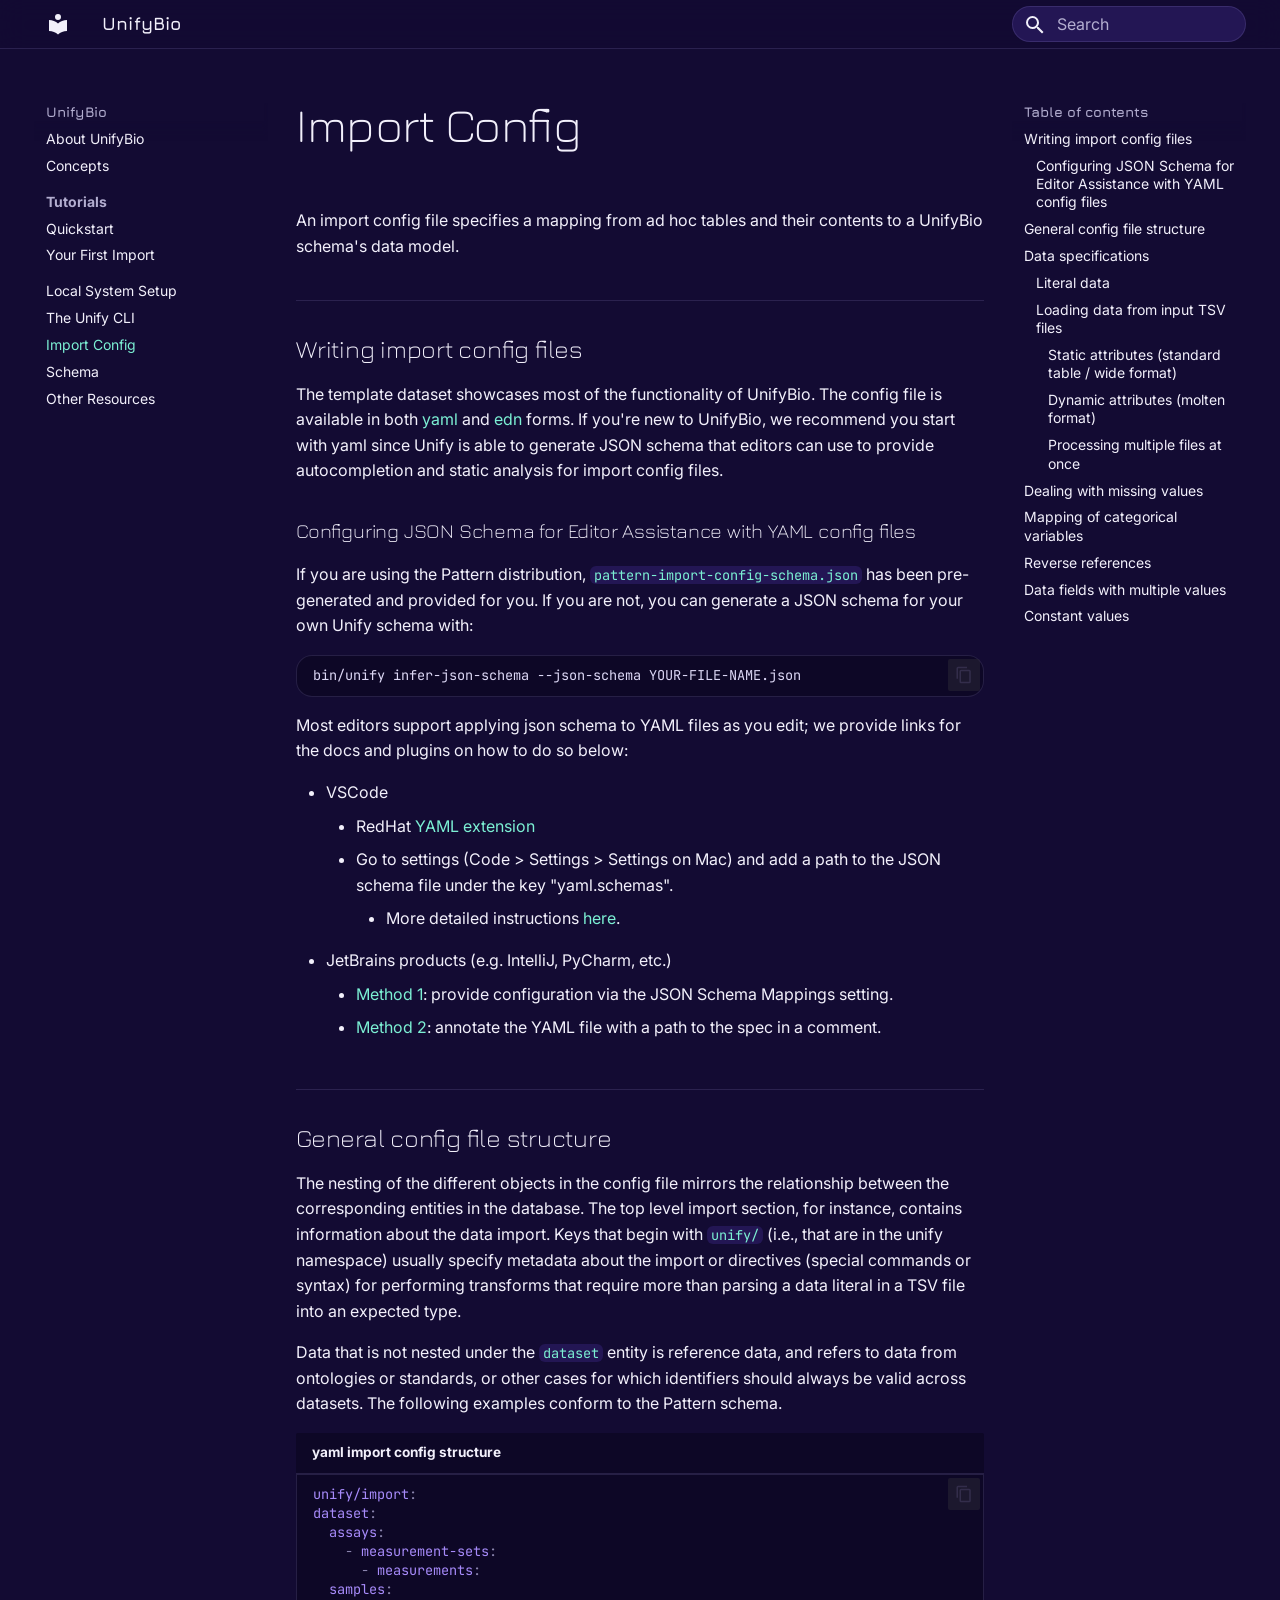
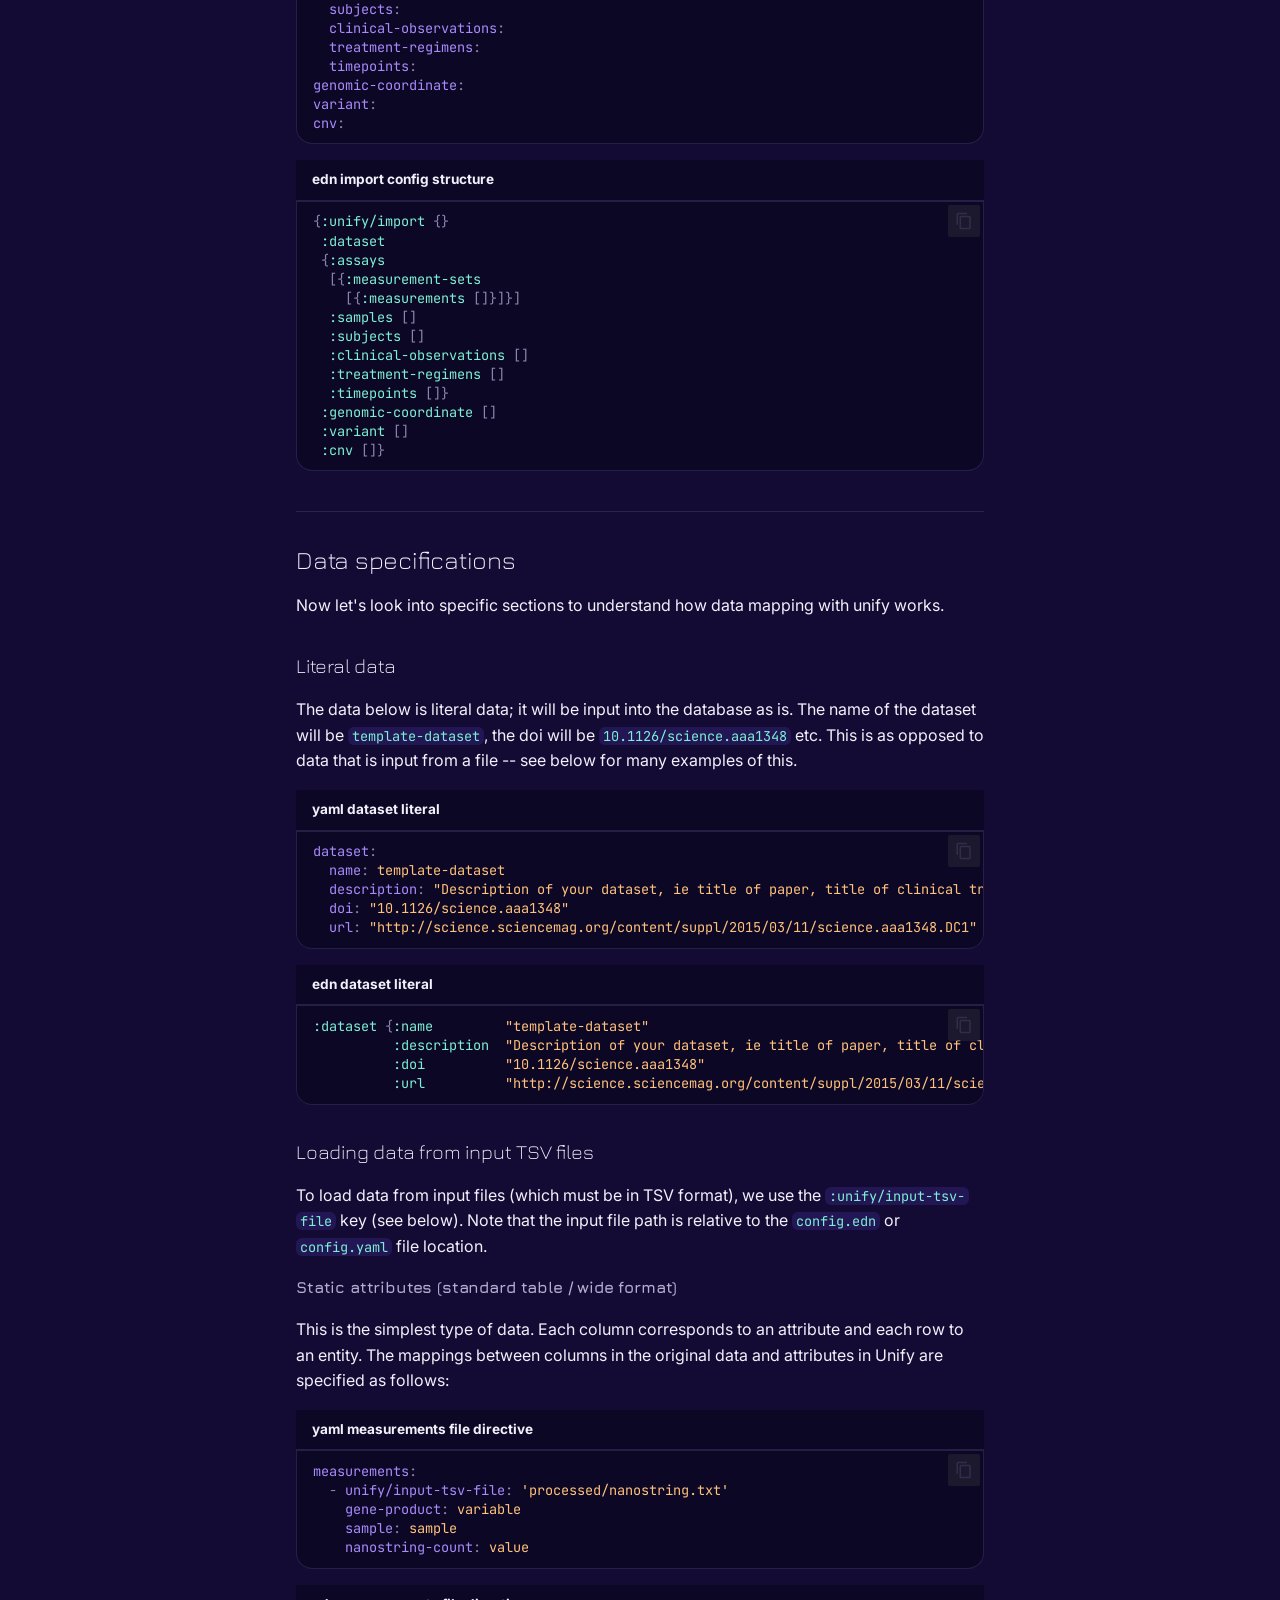
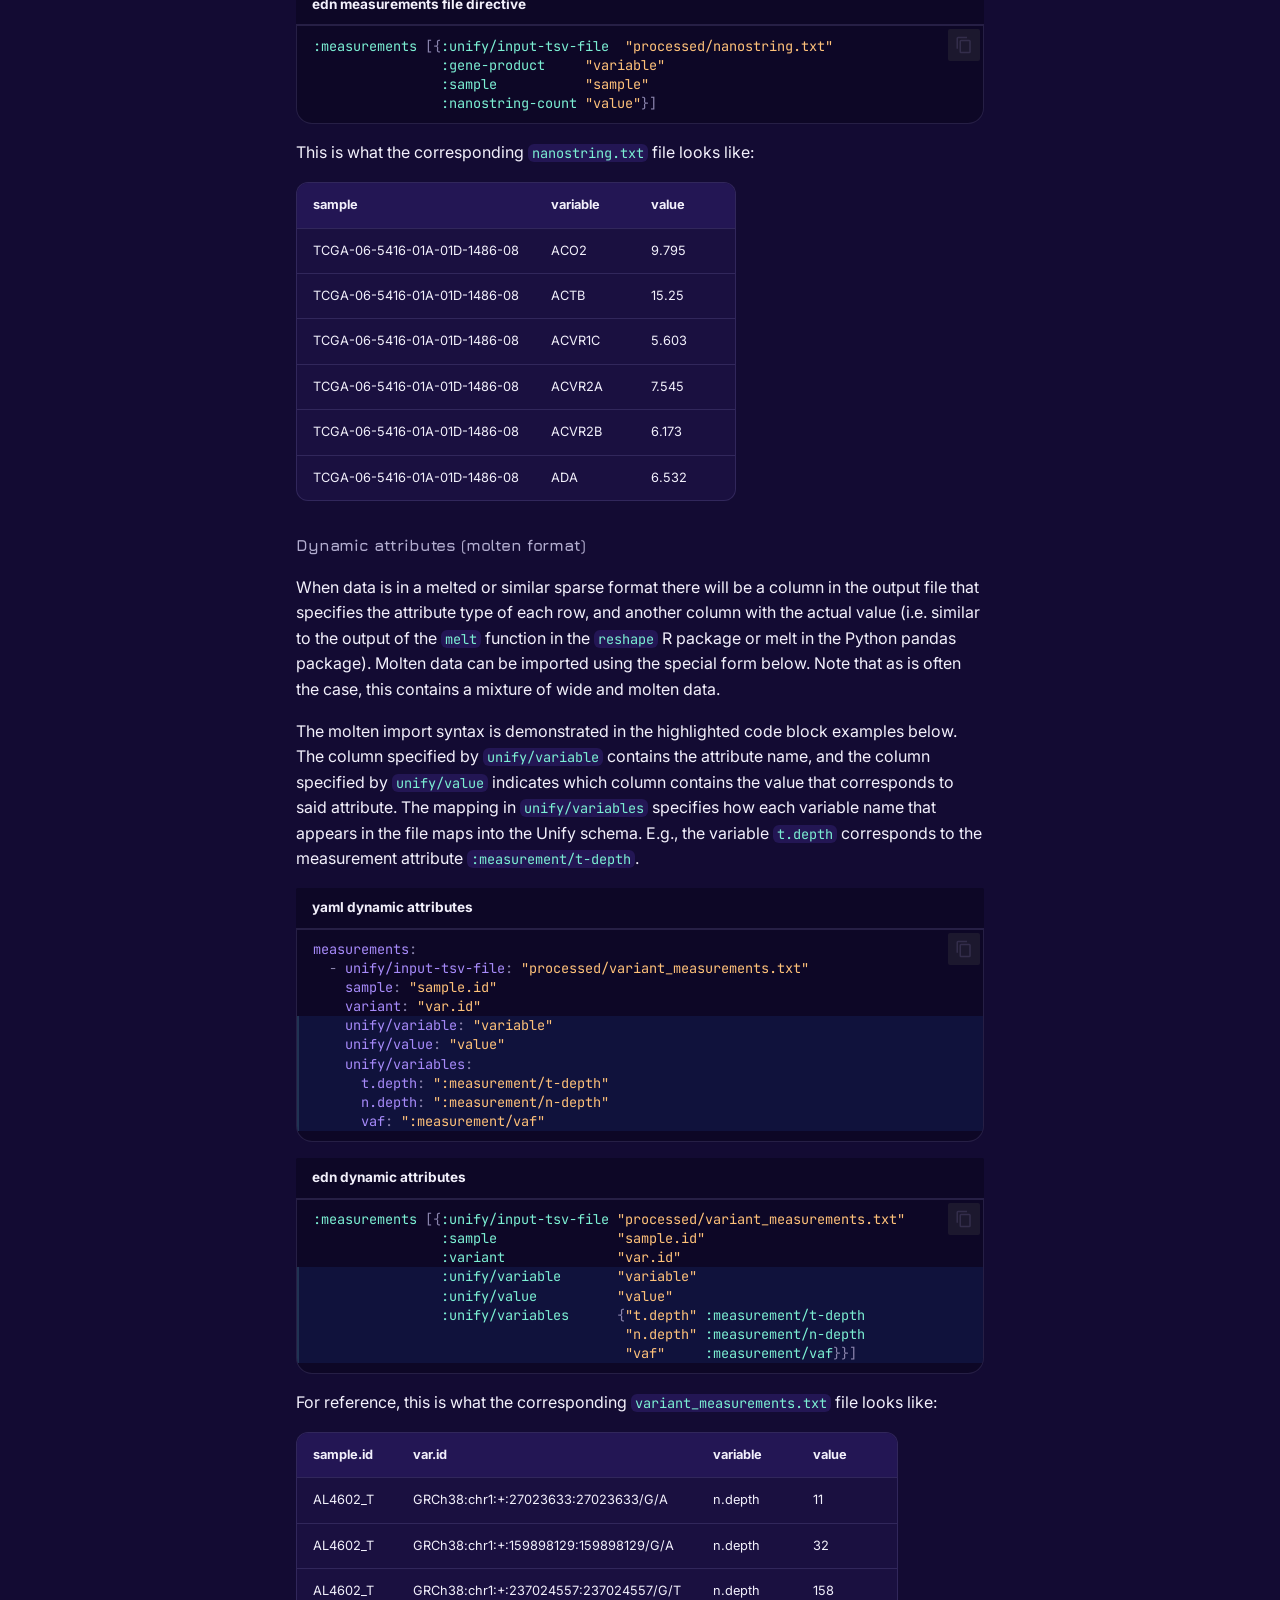
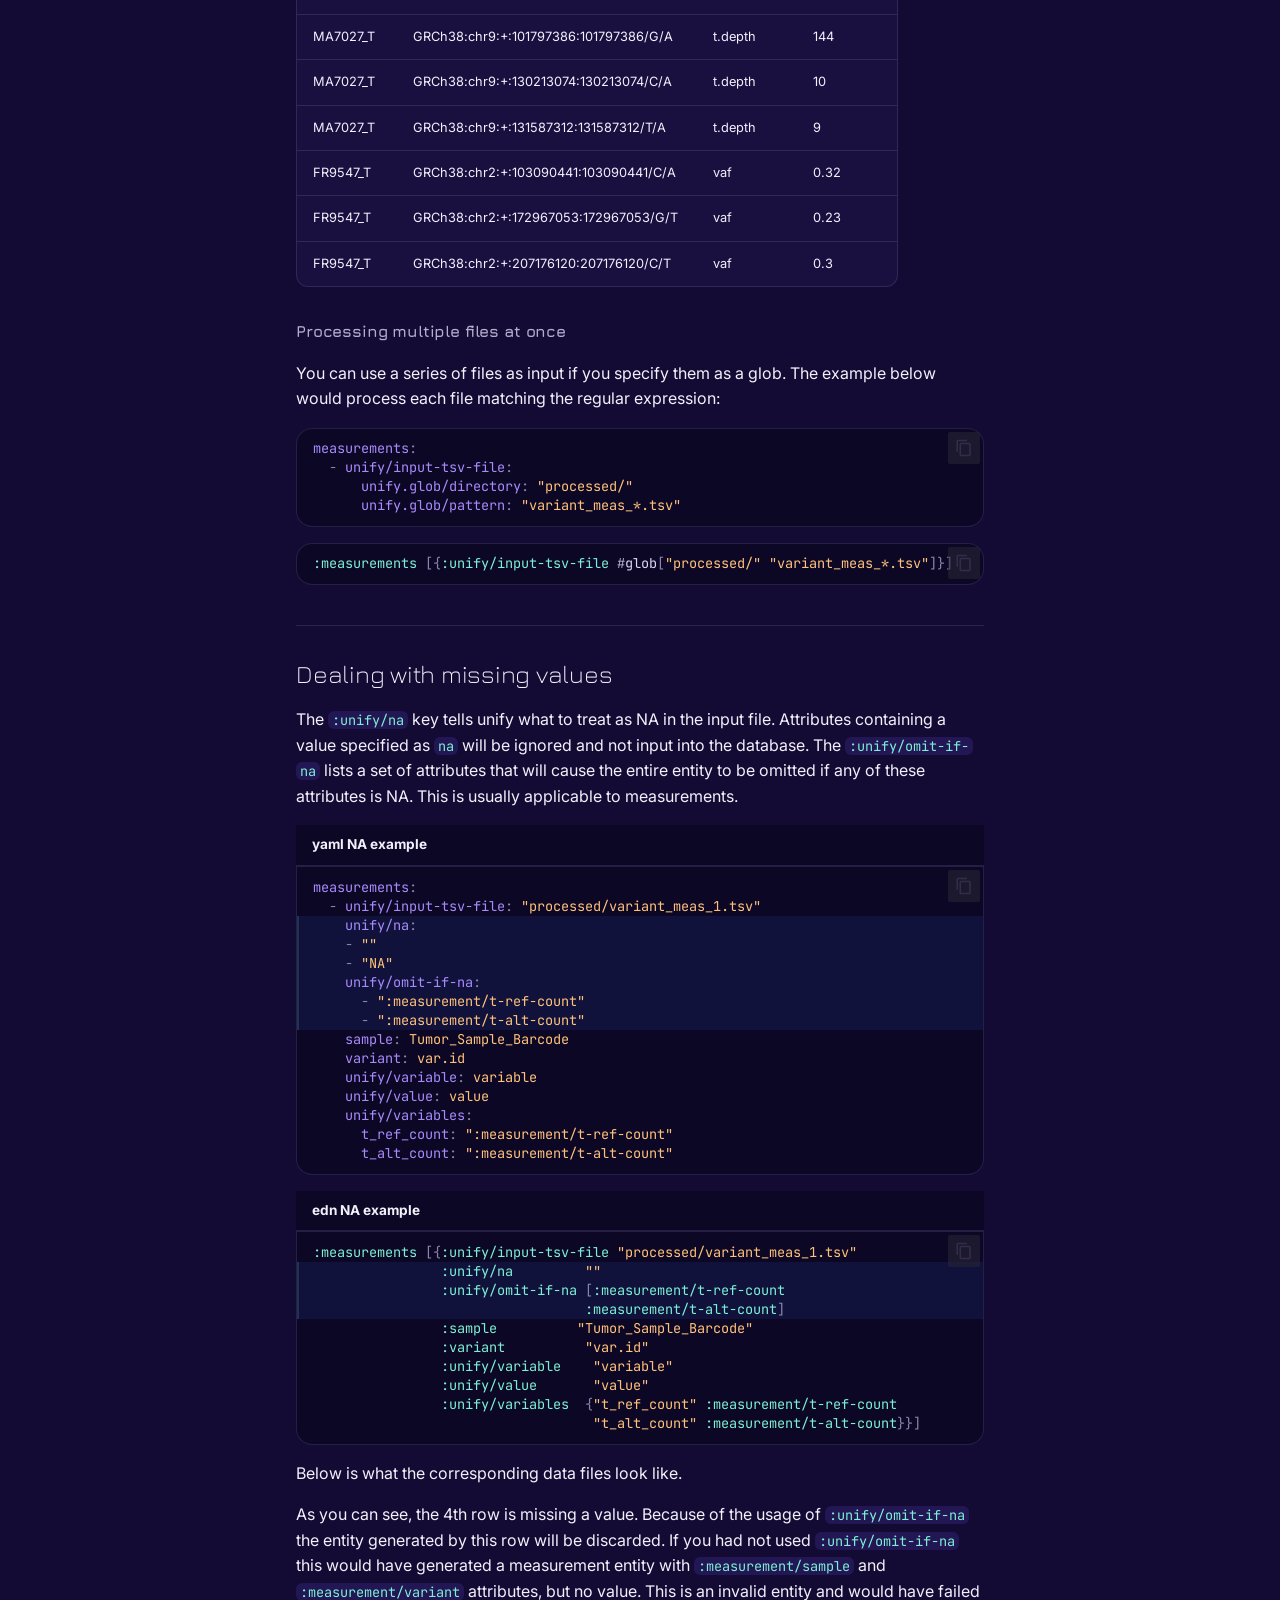
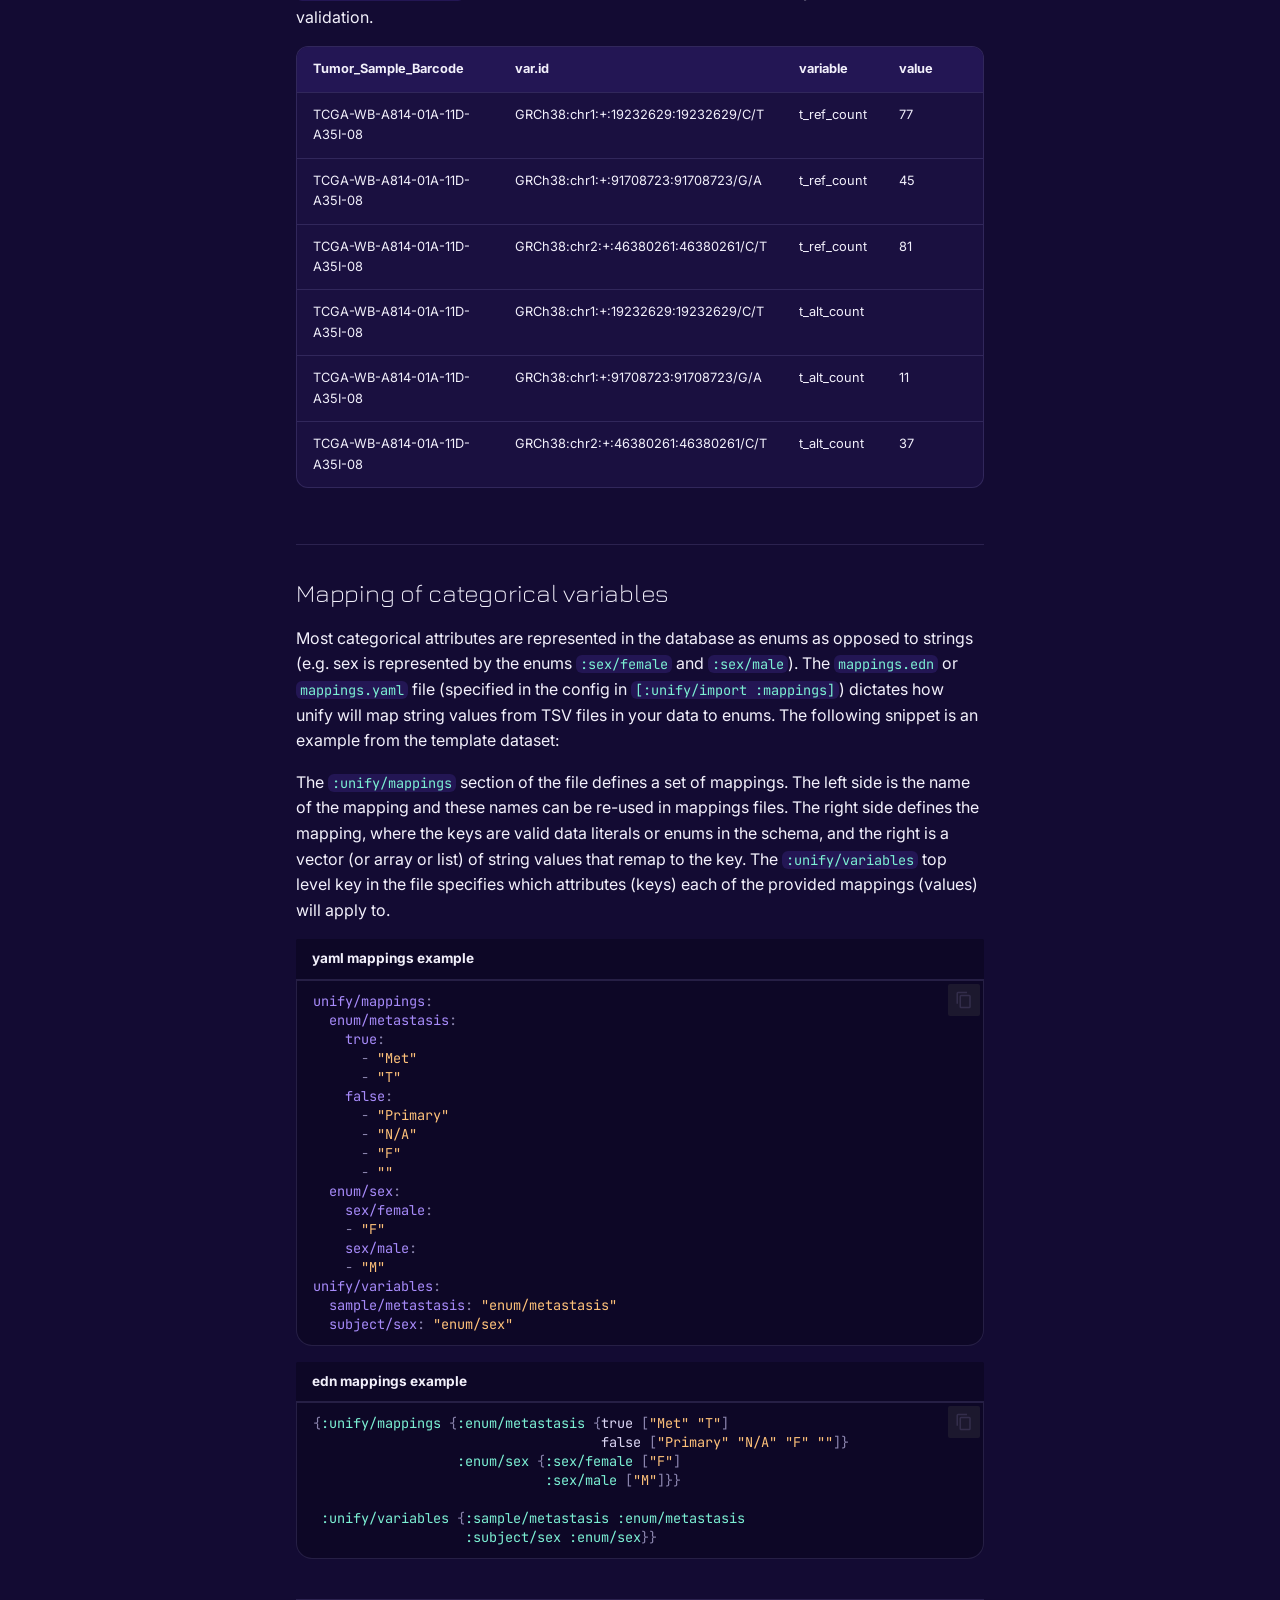
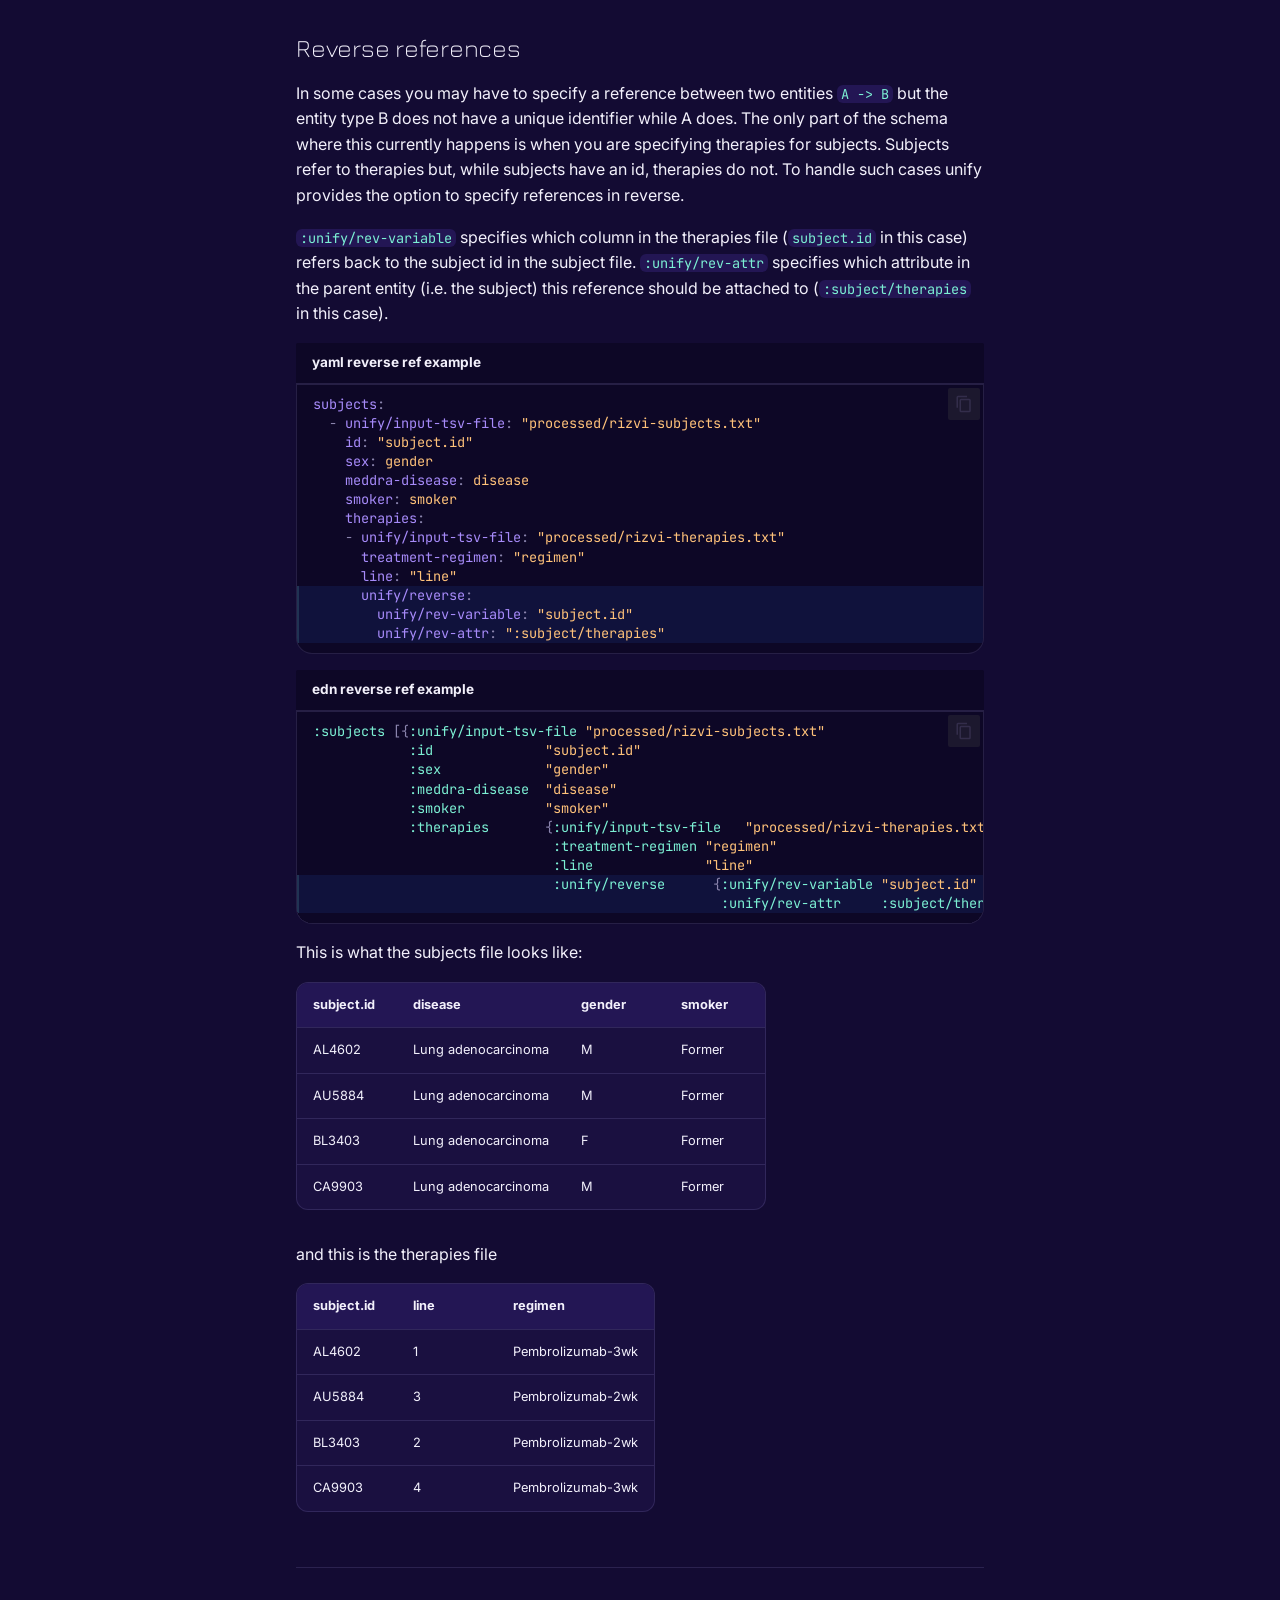
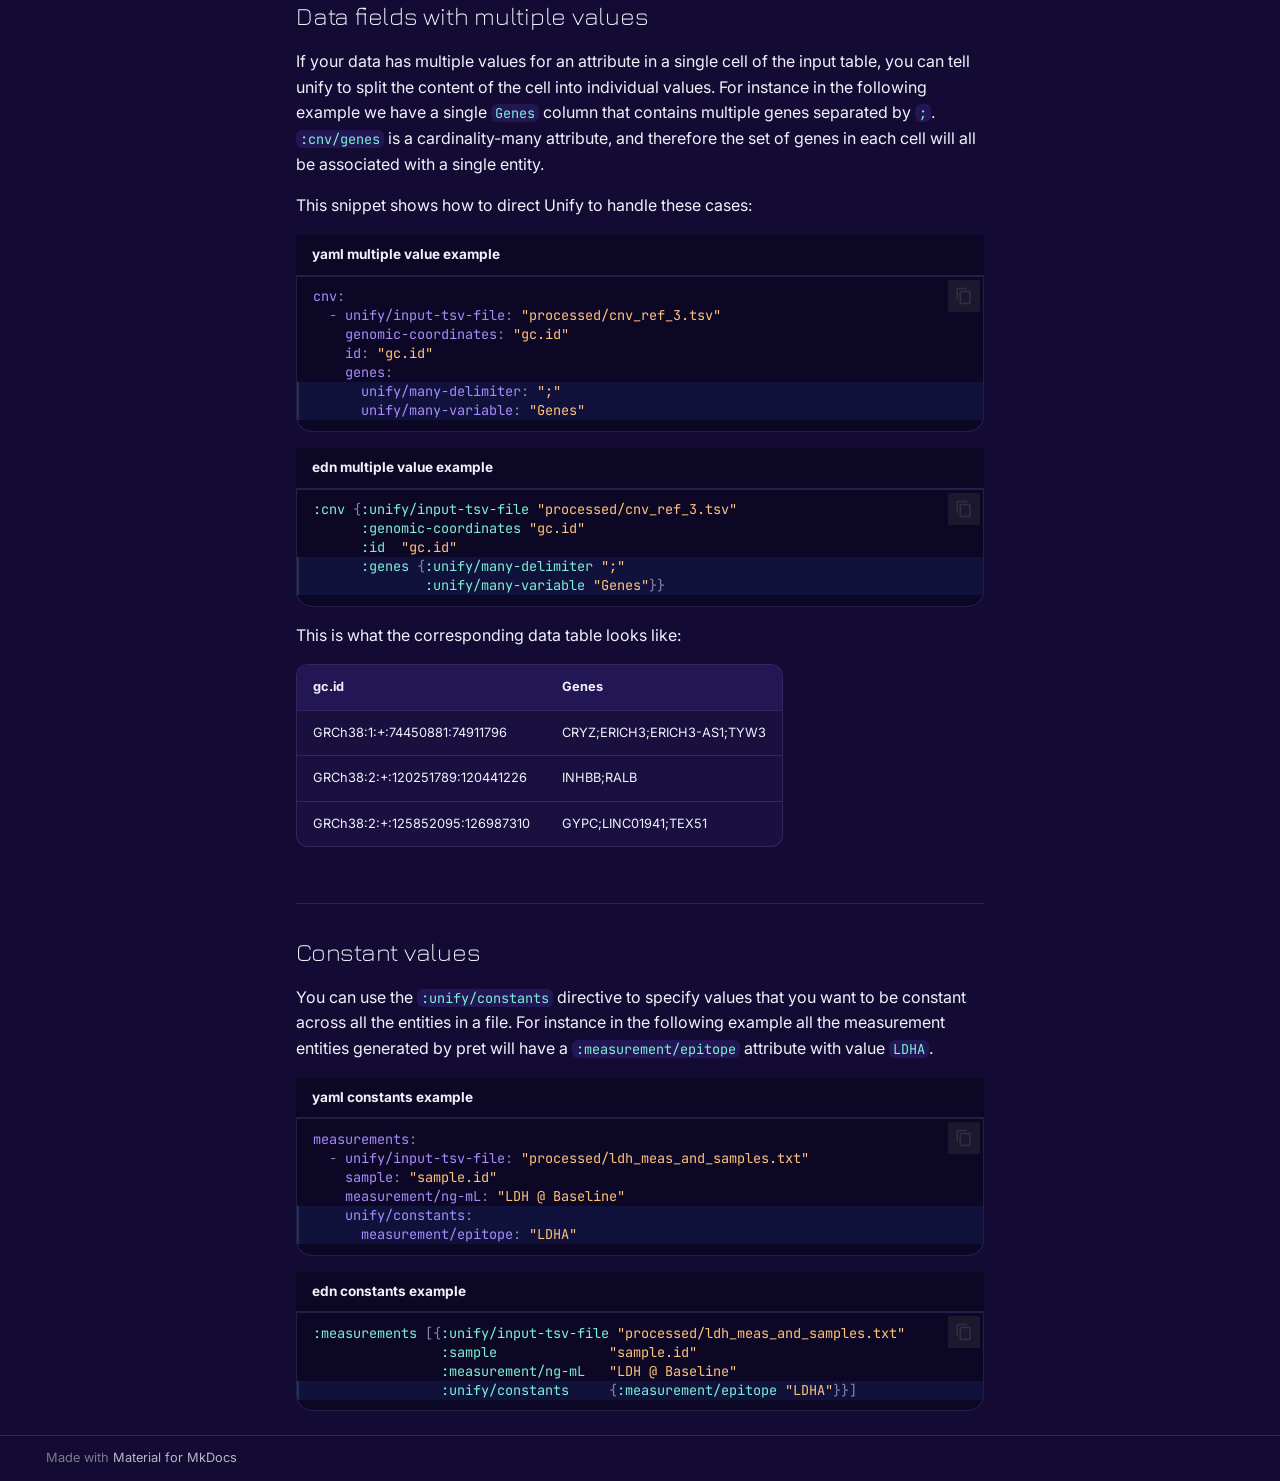
<file: import-config/index.html>
<!doctype html>
<html lang="en" class="no-js">
  <head>
    
      <meta charset="utf-8">
      <meta name="viewport" content="width=device-width,initial-scale=1">
      
      
      
        <link rel="canonical" href="https://unifybio.github.io/import-config/">
      
      
        <link rel="prev" href="../unify-cli/">
      
      
        <link rel="next" href="../schema/">
      
      
        
      
      
      <link rel="icon" href="../assets/logo.png">
      <meta name="generator" content="mkdocs-1.6.1, mkdocs-material-9.7.7">
    
    
      
        <title>Import Config - UnifyBio</title>
      
    
    
      <link rel="stylesheet" href="../assets/stylesheets/main.ec1eaa64.min.css">
      
        
        <link rel="stylesheet" href="../assets/stylesheets/palette.ab4e12ef.min.css">
      
      


    
    
      
    
    
      
        
        
        <link rel="preconnect" href="https://fonts.gstatic.com" crossorigin>
        <link rel="stylesheet" href="https://fonts.googleapis.com/css?family=Inter:300,300i,400,400i,700,700i%7CJetBrains+Mono:400,400i,700,700i&display=fallback">
        <style>:root{--md-text-font:"Inter";--md-code-font:"JetBrains Mono"}</style>
      
    
    
      <link rel="stylesheet" href="../stylesheets/extra.css">
    
    <script>__md_scope=new URL("..",location),__md_hash=e=>[...e].reduce(((e,_)=>(e<<5)-e+_.charCodeAt(0)),0),__md_get=(e,_=localStorage,t=__md_scope)=>JSON.parse(_.getItem(t.pathname+"."+e)),__md_set=(e,_,t=localStorage,a=__md_scope)=>{try{t.setItem(a.pathname+"."+e,JSON.stringify(_))}catch(e){}}</script>
    
      

    
    
  </head>
  
  
    
    
    
    
    
    <body dir="ltr" data-md-color-scheme="slate" data-md-color-primary="custom" data-md-color-accent="custom">
  
    
    <input class="md-toggle" data-md-toggle="drawer" type="checkbox" id="__drawer" autocomplete="off">
    <input class="md-toggle" data-md-toggle="search" type="checkbox" id="__search" autocomplete="off">
    <label class="md-overlay" for="__drawer"></label>
    <div data-md-component="skip">
      
        
        <a href="#import-config" class="md-skip">
          Skip to content
        </a>
      
    </div>
    <div data-md-component="announce">
      
    </div>
    
    
      

  

<header class="md-header md-header--shadow" data-md-component="header">
  <nav class="md-header__inner md-grid" aria-label="Header">
    <a href=".." title="UnifyBio" class="md-header__button md-logo" aria-label="UnifyBio" data-md-component="logo">
      
  
  <svg xmlns="http://www.w3.org/2000/svg" viewBox="0 0 24 24"><path d="M12 8a3 3 0 0 0 3-3 3 3 0 0 0-3-3 3 3 0 0 0-3 3 3 3 0 0 0 3 3m0 3.54C9.64 9.35 6.5 8 3 8v11c3.5 0 6.64 1.35 9 3.54 2.36-2.19 5.5-3.54 9-3.54V8c-3.5 0-6.64 1.35-9 3.54"/></svg>

    </a>
    <label class="md-header__button md-icon" for="__drawer">
      
      <svg xmlns="http://www.w3.org/2000/svg" viewBox="0 0 24 24"><path d="M3 6h18v2H3zm0 5h18v2H3zm0 5h18v2H3z"/></svg>
    </label>
    <div class="md-header__title" data-md-component="header-title">
      <div class="md-header__ellipsis">
        <div class="md-header__topic">
          <span class="md-ellipsis">
            UnifyBio
          </span>
        </div>
        <div class="md-header__topic" data-md-component="header-topic">
          <span class="md-ellipsis">
            
              Import Config
            
          </span>
        </div>
      </div>
    </div>
    
      
    
    
    
    
      
      
        <label class="md-header__button md-icon" for="__search">
          
          <svg xmlns="http://www.w3.org/2000/svg" viewBox="0 0 24 24"><path d="M9.5 3A6.5 6.5 0 0 1 16 9.5c0 1.61-.59 3.09-1.56 4.23l.27.27h.79l5 5-1.5 1.5-5-5v-.79l-.27-.27A6.52 6.52 0 0 1 9.5 16 6.5 6.5 0 0 1 3 9.5 6.5 6.5 0 0 1 9.5 3m0 2C7 5 5 7 5 9.5S7 14 9.5 14 14 12 14 9.5 12 5 9.5 5"/></svg>
        </label>
        <div class="md-search" data-md-component="search" role="dialog">
  <label class="md-search__overlay" for="__search"></label>
  <div class="md-search__inner" role="search">
    <form class="md-search__form" name="search">
      <input type="text" class="md-search__input" name="query" aria-label="Search" placeholder="Search" autocapitalize="off" autocorrect="off" autocomplete="off" spellcheck="false" data-md-component="search-query" required>
      <label class="md-search__icon md-icon" for="__search">
        
        <svg xmlns="http://www.w3.org/2000/svg" viewBox="0 0 24 24"><path d="M9.5 3A6.5 6.5 0 0 1 16 9.5c0 1.61-.59 3.09-1.56 4.23l.27.27h.79l5 5-1.5 1.5-5-5v-.79l-.27-.27A6.52 6.52 0 0 1 9.5 16 6.5 6.5 0 0 1 3 9.5 6.5 6.5 0 0 1 9.5 3m0 2C7 5 5 7 5 9.5S7 14 9.5 14 14 12 14 9.5 12 5 9.5 5"/></svg>
        
        <svg xmlns="http://www.w3.org/2000/svg" viewBox="0 0 24 24"><path d="M20 11v2H8l5.5 5.5-1.42 1.42L4.16 12l7.92-7.92L13.5 5.5 8 11z"/></svg>
      </label>
      <nav class="md-search__options" aria-label="Search">
        
        <button type="reset" class="md-search__icon md-icon" title="Clear" aria-label="Clear" tabindex="-1">
          
          <svg xmlns="http://www.w3.org/2000/svg" viewBox="0 0 24 24"><path d="M19 6.41 17.59 5 12 10.59 6.41 5 5 6.41 10.59 12 5 17.59 6.41 19 12 13.41 17.59 19 19 17.59 13.41 12z"/></svg>
        </button>
      </nav>
      
    </form>
    <div class="md-search__output">
      <div class="md-search__scrollwrap" tabindex="0" data-md-scrollfix>
        <div class="md-search-result" data-md-component="search-result">
          <div class="md-search-result__meta">
            Initializing search
          </div>
          <ol class="md-search-result__list" role="presentation"></ol>
        </div>
      </div>
    </div>
  </div>
</div>
      
    
    
  </nav>
  
</header>
    
    <div class="md-container" data-md-component="container">
      
      
        
          
        
      
      <main class="md-main" data-md-component="main">
        <div class="md-main__inner md-grid">
          
            
              
              <div class="md-sidebar md-sidebar--primary" data-md-component="sidebar" data-md-type="navigation" >
                <div class="md-sidebar__scrollwrap">
                  <div class="md-sidebar__inner">
                    



<nav class="md-nav md-nav--primary" aria-label="Navigation" data-md-level="0">
  <label class="md-nav__title" for="__drawer">
    <a href=".." title="UnifyBio" class="md-nav__button md-logo" aria-label="UnifyBio" data-md-component="logo">
      
  
  <svg xmlns="http://www.w3.org/2000/svg" viewBox="0 0 24 24"><path d="M12 8a3 3 0 0 0 3-3 3 3 0 0 0-3-3 3 3 0 0 0-3 3 3 3 0 0 0 3 3m0 3.54C9.64 9.35 6.5 8 3 8v11c3.5 0 6.64 1.35 9 3.54 2.36-2.19 5.5-3.54 9-3.54V8c-3.5 0-6.64 1.35-9 3.54"/></svg>

    </a>
    UnifyBio
  </label>
  
  <ul class="md-nav__list" data-md-scrollfix>
    
      
      
  
  
  
  
    <li class="md-nav__item">
      <a href=".." class="md-nav__link">
        
  
  
  <span class="md-ellipsis">
    
  
    About UnifyBio
  

    
  </span>
  
  

      </a>
    </li>
  

    
      
      
  
  
  
  
    <li class="md-nav__item">
      <a href="../concepts/" class="md-nav__link">
        
  
  
  <span class="md-ellipsis">
    
  
    Concepts
  

    
  </span>
  
  

      </a>
    </li>
  

    
      
      
  
  
  
  
    
    
    
    
      
        
        
      
    
    
    <li class="md-nav__item md-nav__item--section md-nav__item--nested">
      
        
        
        <input class="md-nav__toggle md-toggle " type="checkbox" id="__nav_3" >
        
          
          <label class="md-nav__link" for="__nav_3" id="__nav_3_label" tabindex="">
            
  
  
  <span class="md-ellipsis">
    
  
    Tutorials
  

    
  </span>
  
  

            <span class="md-nav__icon md-icon"></span>
          </label>
        
        <nav class="md-nav" data-md-level="1" aria-labelledby="__nav_3_label" aria-expanded="false">
          <label class="md-nav__title" for="__nav_3">
            <span class="md-nav__icon md-icon"></span>
            
  
    Tutorials
  

          </label>
          <ul class="md-nav__list" data-md-scrollfix>
            
              
                
  
  
  
  
    <li class="md-nav__item">
      <a href="../tutorials/quickstart/" class="md-nav__link">
        
  
  
  <span class="md-ellipsis">
    
  
    Quickstart
  

    
  </span>
  
  

      </a>
    </li>
  

              
            
              
                
  
  
  
  
    <li class="md-nav__item">
      <a href="../tutorials/first-import/" class="md-nav__link">
        
  
  
  <span class="md-ellipsis">
    
  
    Your First Import
  

    
  </span>
  
  

      </a>
    </li>
  

              
            
          </ul>
        </nav>
      
    </li>
  

    
      
      
  
  
  
  
    <li class="md-nav__item">
      <a href="../local-system/" class="md-nav__link">
        
  
  
  <span class="md-ellipsis">
    
  
    Local System Setup
  

    
  </span>
  
  

      </a>
    </li>
  

    
      
      
  
  
  
  
    <li class="md-nav__item">
      <a href="../unify-cli/" class="md-nav__link">
        
  
  
  <span class="md-ellipsis">
    
  
    The Unify CLI
  

    
  </span>
  
  

      </a>
    </li>
  

    
      
      
  
  
    
  
  
  
    <li class="md-nav__item md-nav__item--active">
      
      <input class="md-nav__toggle md-toggle" type="checkbox" id="__toc">
      
      
        
      
      
        <label class="md-nav__link md-nav__link--active" for="__toc">
          
  
  
  <span class="md-ellipsis">
    
  
    Import Config
  

    
  </span>
  
  

          <span class="md-nav__icon md-icon"></span>
        </label>
      
      <a href="./" class="md-nav__link md-nav__link--active">
        
  
  
  <span class="md-ellipsis">
    
  
    Import Config
  

    
  </span>
  
  

      </a>
      
        

<nav class="md-nav md-nav--secondary" aria-label="Table of contents">
  
  
  
    
  
  
    <label class="md-nav__title" for="__toc">
      <span class="md-nav__icon md-icon"></span>
      Table of contents
    </label>
    <ul class="md-nav__list" data-md-component="toc" data-md-scrollfix>
      
        <li class="md-nav__item">
  <a href="#writing-import-config-files" class="md-nav__link">
    <span class="md-ellipsis">
      
        Writing import config files
      
    </span>
  </a>
  
    <nav class="md-nav" aria-label="Writing import config files">
      <ul class="md-nav__list">
        
          <li class="md-nav__item">
  <a href="#configuring-json-schema-for-editor-assistance-with-yaml-config-files" class="md-nav__link">
    <span class="md-ellipsis">
      
        Configuring JSON Schema for Editor Assistance with YAML config files
      
    </span>
  </a>
  
</li>
        
      </ul>
    </nav>
  
</li>
      
        <li class="md-nav__item">
  <a href="#general-config-file-structure" class="md-nav__link">
    <span class="md-ellipsis">
      
        General config file structure
      
    </span>
  </a>
  
</li>
      
        <li class="md-nav__item">
  <a href="#data-specifications" class="md-nav__link">
    <span class="md-ellipsis">
      
        Data specifications
      
    </span>
  </a>
  
    <nav class="md-nav" aria-label="Data specifications">
      <ul class="md-nav__list">
        
          <li class="md-nav__item">
  <a href="#literal-data" class="md-nav__link">
    <span class="md-ellipsis">
      
        Literal data
      
    </span>
  </a>
  
</li>
        
          <li class="md-nav__item">
  <a href="#loading-data-from-input-tsv-files" class="md-nav__link">
    <span class="md-ellipsis">
      
        Loading data from input TSV files
      
    </span>
  </a>
  
    <nav class="md-nav" aria-label="Loading data from input TSV files">
      <ul class="md-nav__list">
        
          <li class="md-nav__item">
  <a href="#static-attributes-standard-table-wide-format" class="md-nav__link">
    <span class="md-ellipsis">
      
        Static attributes (standard table / wide format)
      
    </span>
  </a>
  
</li>
        
          <li class="md-nav__item">
  <a href="#dynamic-attributes-molten-format" class="md-nav__link">
    <span class="md-ellipsis">
      
        Dynamic attributes (molten format)
      
    </span>
  </a>
  
</li>
        
          <li class="md-nav__item">
  <a href="#processing-multiple-files-at-once" class="md-nav__link">
    <span class="md-ellipsis">
      
        Processing multiple files at once
      
    </span>
  </a>
  
</li>
        
      </ul>
    </nav>
  
</li>
        
      </ul>
    </nav>
  
</li>
      
        <li class="md-nav__item">
  <a href="#dealing-with-missing-values" class="md-nav__link">
    <span class="md-ellipsis">
      
        Dealing with missing values
      
    </span>
  </a>
  
</li>
      
        <li class="md-nav__item">
  <a href="#mapping-of-categorical-variables" class="md-nav__link">
    <span class="md-ellipsis">
      
        Mapping of categorical variables
      
    </span>
  </a>
  
</li>
      
        <li class="md-nav__item">
  <a href="#reverse-references" class="md-nav__link">
    <span class="md-ellipsis">
      
        Reverse references
      
    </span>
  </a>
  
</li>
      
        <li class="md-nav__item">
  <a href="#data-fields-with-multiple-values" class="md-nav__link">
    <span class="md-ellipsis">
      
        Data fields with multiple values
      
    </span>
  </a>
  
</li>
      
        <li class="md-nav__item">
  <a href="#constant-values" class="md-nav__link">
    <span class="md-ellipsis">
      
        Constant values
      
    </span>
  </a>
  
</li>
      
    </ul>
  
</nav>
      
    </li>
  

    
      
      
  
  
  
  
    <li class="md-nav__item">
      <a href="../schema/" class="md-nav__link">
        
  
  
  <span class="md-ellipsis">
    
  
    Schema
  

    
  </span>
  
  

      </a>
    </li>
  

    
      
      
  
  
  
  
    <li class="md-nav__item">
      <a href="../other-resources/" class="md-nav__link">
        
  
  
  <span class="md-ellipsis">
    
  
    Other Resources
  

    
  </span>
  
  

      </a>
    </li>
  

    
  </ul>
</nav>
                  </div>
                </div>
              </div>
            
            
              
              <div class="md-sidebar md-sidebar--secondary" data-md-component="sidebar" data-md-type="toc" >
                <div class="md-sidebar__scrollwrap">
                  <div class="md-sidebar__inner">
                    

<nav class="md-nav md-nav--secondary" aria-label="Table of contents">
  
  
  
    
  
  
    <label class="md-nav__title" for="__toc">
      <span class="md-nav__icon md-icon"></span>
      Table of contents
    </label>
    <ul class="md-nav__list" data-md-component="toc" data-md-scrollfix>
      
        <li class="md-nav__item">
  <a href="#writing-import-config-files" class="md-nav__link">
    <span class="md-ellipsis">
      
        Writing import config files
      
    </span>
  </a>
  
    <nav class="md-nav" aria-label="Writing import config files">
      <ul class="md-nav__list">
        
          <li class="md-nav__item">
  <a href="#configuring-json-schema-for-editor-assistance-with-yaml-config-files" class="md-nav__link">
    <span class="md-ellipsis">
      
        Configuring JSON Schema for Editor Assistance with YAML config files
      
    </span>
  </a>
  
</li>
        
      </ul>
    </nav>
  
</li>
      
        <li class="md-nav__item">
  <a href="#general-config-file-structure" class="md-nav__link">
    <span class="md-ellipsis">
      
        General config file structure
      
    </span>
  </a>
  
</li>
      
        <li class="md-nav__item">
  <a href="#data-specifications" class="md-nav__link">
    <span class="md-ellipsis">
      
        Data specifications
      
    </span>
  </a>
  
    <nav class="md-nav" aria-label="Data specifications">
      <ul class="md-nav__list">
        
          <li class="md-nav__item">
  <a href="#literal-data" class="md-nav__link">
    <span class="md-ellipsis">
      
        Literal data
      
    </span>
  </a>
  
</li>
        
          <li class="md-nav__item">
  <a href="#loading-data-from-input-tsv-files" class="md-nav__link">
    <span class="md-ellipsis">
      
        Loading data from input TSV files
      
    </span>
  </a>
  
    <nav class="md-nav" aria-label="Loading data from input TSV files">
      <ul class="md-nav__list">
        
          <li class="md-nav__item">
  <a href="#static-attributes-standard-table-wide-format" class="md-nav__link">
    <span class="md-ellipsis">
      
        Static attributes (standard table / wide format)
      
    </span>
  </a>
  
</li>
        
          <li class="md-nav__item">
  <a href="#dynamic-attributes-molten-format" class="md-nav__link">
    <span class="md-ellipsis">
      
        Dynamic attributes (molten format)
      
    </span>
  </a>
  
</li>
        
          <li class="md-nav__item">
  <a href="#processing-multiple-files-at-once" class="md-nav__link">
    <span class="md-ellipsis">
      
        Processing multiple files at once
      
    </span>
  </a>
  
</li>
        
      </ul>
    </nav>
  
</li>
        
      </ul>
    </nav>
  
</li>
      
        <li class="md-nav__item">
  <a href="#dealing-with-missing-values" class="md-nav__link">
    <span class="md-ellipsis">
      
        Dealing with missing values
      
    </span>
  </a>
  
</li>
      
        <li class="md-nav__item">
  <a href="#mapping-of-categorical-variables" class="md-nav__link">
    <span class="md-ellipsis">
      
        Mapping of categorical variables
      
    </span>
  </a>
  
</li>
      
        <li class="md-nav__item">
  <a href="#reverse-references" class="md-nav__link">
    <span class="md-ellipsis">
      
        Reverse references
      
    </span>
  </a>
  
</li>
      
        <li class="md-nav__item">
  <a href="#data-fields-with-multiple-values" class="md-nav__link">
    <span class="md-ellipsis">
      
        Data fields with multiple values
      
    </span>
  </a>
  
</li>
      
        <li class="md-nav__item">
  <a href="#constant-values" class="md-nav__link">
    <span class="md-ellipsis">
      
        Constant values
      
    </span>
  </a>
  
</li>
      
    </ul>
  
</nav>
                  </div>
                </div>
              </div>
            
          
          
            <div class="md-content" data-md-component="content">
              
              <article class="md-content__inner md-typeset">
                
                  



<h1 id="import-config">Import Config</h1>
<p>An import config file specifies a mapping from ad hoc tables and their contents to
a UnifyBio schema's data model.</p>
<h2 id="writing-import-config-files">Writing import config files</h2>
<p>The template dataset showcases most of the functionality of UnifyBio.
The config file is available in both <a href="https://github.com/vendekagon-labs/unify/blob/main/test/resources/systems/candel/template-dataset/config.yaml">yaml</a>
and <a href="https://github.com/vendekagon-labs/unify/blob/main/test/resources/systems/candel/template-dataset/config.edn">edn</a>
forms. If you're new to UnifyBio, we recommend you start with yaml
since Unify is able to generate JSON schema that editors can use to provide autocompletion and static analysis for
import config files.</p>
<h3 id="configuring-json-schema-for-editor-assistance-with-yaml-config-files">Configuring JSON Schema for Editor Assistance with YAML config files</h3>
<p>If you are using the Pattern distribution, <code>pattern-import-config-schema.json</code> has been pre-generated and provided
for you. If you are not, you can generate a JSON schema for your own Unify schema with:</p>
<div class="language-text highlight"><pre><span></span><code><span id="__span-0-1"><a id="__codelineno-0-1" name="__codelineno-0-1" href="#__codelineno-0-1"></a>bin/unify infer-json-schema --json-schema YOUR-FILE-NAME.json
</span></code></pre></div>
<p>Most editors support applying json schema to YAML files as you edit; we provide links for the docs and plugins on how to do so below:</p>
<ul>
<li>VSCode<ul>
<li>RedHat <a href="https://marketplace.visualstudio.com/items?itemName=redhat.vscode-yaml">YAML extension</a></li>
<li>Go to settings (Code &gt; Settings &gt; Settings on Mac) and add a path to the JSON schema file under the key "yaml.schemas".<ul>
<li>More detailed instructions <a href="https://dev.to/brpaz/how-to-create-your-own-auto-completion-for-json-and-yaml-files-on-vs-code-with-the-help-of-json-schema-k1i">here</a>.</li>
</ul>
</li>
</ul>
</li>
<li>JetBrains products (e.g. IntelliJ, PyCharm, etc.)<ul>
<li><a href="https://www.jetbrains.com/help/idea/yaml.html#select-schema-for-file">Method 1</a>: provide configuration via the JSON Schema Mappings setting.</li>
<li><a href="https://www.jetbrains.com/help/idea/yaml.html#use-schema-keyword">Method 2</a>: annotate the YAML file with a path to the spec in a comment.</li>
</ul>
</li>
</ul>
<h2 id="general-config-file-structure">General config file structure</h2>
<p>The nesting of the different objects in the config file mirrors
the relationship between the corresponding entities in the database. The top level import section, for instance,
contains information about the data import. Keys that begin with <code>unify/</code> (i.e., that are in the unify namespace)
usually specify metadata about the import or directives (special commands or syntax) for performing transforms
that require more than parsing a data literal in a TSV file into an expected type.</p>
<p>Data that is not nested under the <code>dataset</code> entity is reference data, and refers to
data from ontologies or standards, or other cases for which identifiers
should always be valid across datasets. The following examples conform to the Pattern
schema.</p>
<div class="language-yaml highlight"><span class="filename">yaml import config structure</span><pre><span></span><code><span id="__span-1-1"><a id="__codelineno-1-1" name="__codelineno-1-1" href="#__codelineno-1-1"></a><span class="nt">unify/import</span><span class="p">:</span>
</span><span id="__span-1-2"><a id="__codelineno-1-2" name="__codelineno-1-2" href="#__codelineno-1-2"></a><span class="nt">dataset</span><span class="p">:</span>
</span><span id="__span-1-3"><a id="__codelineno-1-3" name="__codelineno-1-3" href="#__codelineno-1-3"></a><span class="w">  </span><span class="nt">assays</span><span class="p">:</span>
</span><span id="__span-1-4"><a id="__codelineno-1-4" name="__codelineno-1-4" href="#__codelineno-1-4"></a><span class="w">    </span><span class="p p-Indicator">-</span><span class="w"> </span><span class="nt">measurement-sets</span><span class="p">:</span>
</span><span id="__span-1-5"><a id="__codelineno-1-5" name="__codelineno-1-5" href="#__codelineno-1-5"></a><span class="w">      </span><span class="p p-Indicator">-</span><span class="w"> </span><span class="nt">measurements</span><span class="p">:</span>
</span><span id="__span-1-6"><a id="__codelineno-1-6" name="__codelineno-1-6" href="#__codelineno-1-6"></a><span class="w">  </span><span class="nt">samples</span><span class="p">:</span>
</span><span id="__span-1-7"><a id="__codelineno-1-7" name="__codelineno-1-7" href="#__codelineno-1-7"></a><span class="w">  </span><span class="nt">subjects</span><span class="p">:</span>
</span><span id="__span-1-8"><a id="__codelineno-1-8" name="__codelineno-1-8" href="#__codelineno-1-8"></a><span class="w">  </span><span class="nt">clinical-observations</span><span class="p">:</span>
</span><span id="__span-1-9"><a id="__codelineno-1-9" name="__codelineno-1-9" href="#__codelineno-1-9"></a><span class="w">  </span><span class="nt">treatment-regimens</span><span class="p">:</span>
</span><span id="__span-1-10"><a id="__codelineno-1-10" name="__codelineno-1-10" href="#__codelineno-1-10"></a><span class="w">  </span><span class="nt">timepoints</span><span class="p">:</span>
</span><span id="__span-1-11"><a id="__codelineno-1-11" name="__codelineno-1-11" href="#__codelineno-1-11"></a><span class="nt">genomic-coordinate</span><span class="p">:</span>
</span><span id="__span-1-12"><a id="__codelineno-1-12" name="__codelineno-1-12" href="#__codelineno-1-12"></a><span class="nt">variant</span><span class="p">:</span>
</span><span id="__span-1-13"><a id="__codelineno-1-13" name="__codelineno-1-13" href="#__codelineno-1-13"></a><span class="nt">cnv</span><span class="p">:</span>
</span></code></pre></div>
<div class="language-clojure highlight"><span class="filename">edn import config structure</span><pre><span></span><code><span id="__span-2-1"><a id="__codelineno-2-1" name="__codelineno-2-1" href="#__codelineno-2-1"></a><span class="p">{</span><span class="ss">:unify/import</span><span class="w"> </span><span class="p">{}</span>
</span><span id="__span-2-2"><a id="__codelineno-2-2" name="__codelineno-2-2" href="#__codelineno-2-2"></a><span class="w"> </span><span class="ss">:dataset</span>
</span><span id="__span-2-3"><a id="__codelineno-2-3" name="__codelineno-2-3" href="#__codelineno-2-3"></a><span class="w"> </span><span class="p">{</span><span class="ss">:assays</span>
</span><span id="__span-2-4"><a id="__codelineno-2-4" name="__codelineno-2-4" href="#__codelineno-2-4"></a><span class="w">  </span><span class="p">[{</span><span class="ss">:measurement-sets</span>
</span><span id="__span-2-5"><a id="__codelineno-2-5" name="__codelineno-2-5" href="#__codelineno-2-5"></a><span class="w">    </span><span class="p">[{</span><span class="ss">:measurements</span><span class="w"> </span><span class="p">[]}]}]</span>
</span><span id="__span-2-6"><a id="__codelineno-2-6" name="__codelineno-2-6" href="#__codelineno-2-6"></a><span class="w">  </span><span class="ss">:samples</span><span class="w"> </span><span class="p">[]</span>
</span><span id="__span-2-7"><a id="__codelineno-2-7" name="__codelineno-2-7" href="#__codelineno-2-7"></a><span class="w">  </span><span class="ss">:subjects</span><span class="w"> </span><span class="p">[]</span>
</span><span id="__span-2-8"><a id="__codelineno-2-8" name="__codelineno-2-8" href="#__codelineno-2-8"></a><span class="w">  </span><span class="ss">:clinical-observations</span><span class="w"> </span><span class="p">[]</span>
</span><span id="__span-2-9"><a id="__codelineno-2-9" name="__codelineno-2-9" href="#__codelineno-2-9"></a><span class="w">  </span><span class="ss">:treatment-regimens</span><span class="w"> </span><span class="p">[]</span>
</span><span id="__span-2-10"><a id="__codelineno-2-10" name="__codelineno-2-10" href="#__codelineno-2-10"></a><span class="w">  </span><span class="ss">:timepoints</span><span class="w"> </span><span class="p">[]}</span>
</span><span id="__span-2-11"><a id="__codelineno-2-11" name="__codelineno-2-11" href="#__codelineno-2-11"></a><span class="w"> </span><span class="ss">:genomic-coordinate</span><span class="w"> </span><span class="p">[]</span>
</span><span id="__span-2-12"><a id="__codelineno-2-12" name="__codelineno-2-12" href="#__codelineno-2-12"></a><span class="w"> </span><span class="ss">:variant</span><span class="w"> </span><span class="p">[]</span>
</span><span id="__span-2-13"><a id="__codelineno-2-13" name="__codelineno-2-13" href="#__codelineno-2-13"></a><span class="w"> </span><span class="ss">:cnv</span><span class="w"> </span><span class="p">[]}</span>
</span></code></pre></div>
<h2 id="data-specifications">Data specifications</h2>
<p>Now let's look into specific sections to understand how data mapping with unify works. </p>
<h3 id="literal-data">Literal data</h3>
<p>The data below is literal data; it will be input into the database as is.
The name of the dataset will be <code>template-dataset</code>, the doi will be <code>10.1126/science.aaa1348</code> etc.
This is as opposed to data that is input from a file -- see below for many examples of this.</p>
<div class="language-yaml highlight"><span class="filename">yaml dataset literal</span><pre><span></span><code><span id="__span-3-1"><a id="__codelineno-3-1" name="__codelineno-3-1" href="#__codelineno-3-1"></a><span class="nt">dataset</span><span class="p">:</span>
</span><span id="__span-3-2"><a id="__codelineno-3-2" name="__codelineno-3-2" href="#__codelineno-3-2"></a><span class="w">  </span><span class="nt">name</span><span class="p">:</span><span class="w"> </span><span class="l l-Scalar l-Scalar-Plain">template-dataset</span>
</span><span id="__span-3-3"><a id="__codelineno-3-3" name="__codelineno-3-3" href="#__codelineno-3-3"></a><span class="w">  </span><span class="nt">description</span><span class="p">:</span><span class="w"> </span><span class="s">"Description</span><span class="nv"> </span><span class="s">of</span><span class="nv"> </span><span class="s">your</span><span class="nv"> </span><span class="s">dataset,</span><span class="nv"> </span><span class="s">ie</span><span class="nv"> </span><span class="s">title</span><span class="nv"> </span><span class="s">of</span><span class="nv"> </span><span class="s">paper,</span><span class="nv"> </span><span class="s">title</span><span class="nv"> </span><span class="s">of</span><span class="nv"> </span><span class="s">clinical</span><span class="nv"> </span><span class="s">trial,</span><span class="nv"> </span><span class="s">or</span><span class="nv"> </span><span class="s">description</span><span class="nv"> </span><span class="s">of</span><span class="nv"> </span><span class="s">conglomerate</span><span class="nv"> </span><span class="s">dataset"</span>
</span><span id="__span-3-4"><a id="__codelineno-3-4" name="__codelineno-3-4" href="#__codelineno-3-4"></a><span class="w">  </span><span class="nt">doi</span><span class="p">:</span><span class="w"> </span><span class="s">"10.1126/science.aaa1348"</span>
</span><span id="__span-3-5"><a id="__codelineno-3-5" name="__codelineno-3-5" href="#__codelineno-3-5"></a><span class="w">  </span><span class="nt">url</span><span class="p">:</span><span class="w"> </span><span class="s">"http://science.sciencemag.org/content/suppl/2015/03/11/science.aaa1348.DC1"</span>
</span></code></pre></div>
<div class="language-clojure highlight"><span class="filename">edn dataset literal</span><pre><span></span><code><span id="__span-4-1"><a id="__codelineno-4-1" name="__codelineno-4-1" href="#__codelineno-4-1"></a><span class="ss">:dataset</span><span class="w"> </span><span class="p">{</span><span class="ss">:name</span><span class="w">         </span><span class="s">"template-dataset"</span>
</span><span id="__span-4-2"><a id="__codelineno-4-2" name="__codelineno-4-2" href="#__codelineno-4-2"></a><span class="w">          </span><span class="ss">:description</span><span class="w">  </span><span class="s">"Description of your dataset, ie title of paper, title of clinical trial, or description of conglomerate dataset"</span>
</span><span id="__span-4-3"><a id="__codelineno-4-3" name="__codelineno-4-3" href="#__codelineno-4-3"></a><span class="w">          </span><span class="ss">:doi</span><span class="w">          </span><span class="s">"10.1126/science.aaa1348"</span>
</span><span id="__span-4-4"><a id="__codelineno-4-4" name="__codelineno-4-4" href="#__codelineno-4-4"></a><span class="w">          </span><span class="ss">:url</span><span class="w">          </span><span class="s">"http://science.sciencemag.org/content/suppl/2015/03/11/science.aaa1348.DC1"</span><span class="p">}</span>
</span></code></pre></div>
<h3 id="loading-data-from-input-tsv-files">Loading data from input TSV files</h3>
<p>To load data from input files (which must be in TSV format), we use the <code>:unify/input-tsv-file</code> key (see below).
Note that the input file path is relative to the <code>config.edn</code> or <code>config.yaml</code> file location.</p>
<h4 id="static-attributes-standard-table-wide-format">Static attributes (standard table / wide format)</h4>
<p>This is the simplest type of data. Each column corresponds to an attribute and each row to an entity.
The mappings between columns in the original data and attributes in Unify are specified as follows:</p>
<div class="language-yaml highlight"><span class="filename">yaml measurements file directive</span><pre><span></span><code><span id="__span-5-1"><a id="__codelineno-5-1" name="__codelineno-5-1" href="#__codelineno-5-1"></a><span class="nt">measurements</span><span class="p">:</span>
</span><span id="__span-5-2"><a id="__codelineno-5-2" name="__codelineno-5-2" href="#__codelineno-5-2"></a><span class="w">  </span><span class="p p-Indicator">-</span><span class="w"> </span><span class="nt">unify/input-tsv-file</span><span class="p">:</span><span class="w"> </span><span class="s">'processed/nanostring.txt'</span>
</span><span id="__span-5-3"><a id="__codelineno-5-3" name="__codelineno-5-3" href="#__codelineno-5-3"></a><span class="w">    </span><span class="nt">gene-product</span><span class="p">:</span><span class="w"> </span><span class="l l-Scalar l-Scalar-Plain">variable</span>
</span><span id="__span-5-4"><a id="__codelineno-5-4" name="__codelineno-5-4" href="#__codelineno-5-4"></a><span class="w">    </span><span class="nt">sample</span><span class="p">:</span><span class="w"> </span><span class="l l-Scalar l-Scalar-Plain">sample</span>
</span><span id="__span-5-5"><a id="__codelineno-5-5" name="__codelineno-5-5" href="#__codelineno-5-5"></a><span class="w">    </span><span class="nt">nanostring-count</span><span class="p">:</span><span class="w"> </span><span class="l l-Scalar l-Scalar-Plain">value</span>
</span></code></pre></div>
<div class="language-clojure highlight"><span class="filename">edn measurements file directive</span><pre><span></span><code><span id="__span-6-1"><a id="__codelineno-6-1" name="__codelineno-6-1" href="#__codelineno-6-1"></a><span class="ss">:measurements</span><span class="w"> </span><span class="p">[{</span><span class="ss">:unify/input-tsv-file</span><span class="w">  </span><span class="s">"processed/nanostring.txt"</span>
</span><span id="__span-6-2"><a id="__codelineno-6-2" name="__codelineno-6-2" href="#__codelineno-6-2"></a><span class="w">                </span><span class="ss">:gene-product</span><span class="w">     </span><span class="s">"variable"</span>
</span><span id="__span-6-3"><a id="__codelineno-6-3" name="__codelineno-6-3" href="#__codelineno-6-3"></a><span class="w">                </span><span class="ss">:sample</span><span class="w">           </span><span class="s">"sample"</span>
</span><span id="__span-6-4"><a id="__codelineno-6-4" name="__codelineno-6-4" href="#__codelineno-6-4"></a><span class="w">                </span><span class="ss">:nanostring-count</span><span class="w"> </span><span class="s">"value"</span><span class="p">}]</span>
</span></code></pre></div>
<p>This is what the corresponding <code>nanostring.txt</code> file looks like:</p>
<table>
<thead>
<tr>
<th>sample</th>
<th>variable</th>
<th>value</th>
</tr>
</thead>
<tbody>
<tr>
<td>TCGA-06-5416-01A-01D-1486-08</td>
<td>ACO2</td>
<td>9.795</td>
</tr>
<tr>
<td>TCGA-06-5416-01A-01D-1486-08</td>
<td>ACTB</td>
<td>15.25</td>
</tr>
<tr>
<td>TCGA-06-5416-01A-01D-1486-08</td>
<td>ACVR1C</td>
<td>5.603</td>
</tr>
<tr>
<td>TCGA-06-5416-01A-01D-1486-08</td>
<td>ACVR2A</td>
<td>7.545</td>
</tr>
<tr>
<td>TCGA-06-5416-01A-01D-1486-08</td>
<td>ACVR2B</td>
<td>6.173</td>
</tr>
<tr>
<td>TCGA-06-5416-01A-01D-1486-08</td>
<td>ADA</td>
<td>6.532</td>
</tr>
</tbody>
</table>
<h4 id="dynamic-attributes-molten-format">Dynamic attributes (molten format)</h4>
<p>When data is in a melted or similar sparse format there will be a column in the output file
that specifies the attribute type of each row, and another column with the actual value
(i.e. similar to the output of the <code>melt</code> function in the <code>reshape</code> R package or 
melt in the Python pandas package). Molten data can be imported using the special
form below. Note that as is often the case, this contains a mixture of wide and molten data.</p>
<p>The molten import syntax is demonstrated in the highlighted code block examples below.
The column specified by <code>unify/variable</code> contains the attribute name, and the column
specified by <code>unify/value</code> indicates which column contains the value that corresponds
to said attribute. The mapping in <code>unify/variables</code> specifies how each variable name
that appears in the file maps into the Unify schema. E.g., the variable <code>t.depth</code>
corresponds to the measurement attribute <code>:measurement/t-depth</code>.</p>
<div class="language-yaml highlight"><span class="filename">yaml dynamic attributes</span><pre><span></span><code><span id="__span-7-1"><a id="__codelineno-7-1" name="__codelineno-7-1" href="#__codelineno-7-1"></a><span class="nt">measurements</span><span class="p">:</span>
</span><span id="__span-7-2"><a id="__codelineno-7-2" name="__codelineno-7-2" href="#__codelineno-7-2"></a><span class="w">  </span><span class="p p-Indicator">-</span><span class="w"> </span><span class="nt">unify/input-tsv-file</span><span class="p">:</span><span class="w"> </span><span class="s">"processed/variant_measurements.txt"</span>
</span><span id="__span-7-3"><a id="__codelineno-7-3" name="__codelineno-7-3" href="#__codelineno-7-3"></a><span class="w">    </span><span class="nt">sample</span><span class="p">:</span><span class="w"> </span><span class="s">"sample.id"</span>
</span><span id="__span-7-4"><a id="__codelineno-7-4" name="__codelineno-7-4" href="#__codelineno-7-4"></a><span class="w">    </span><span class="nt">variant</span><span class="p">:</span><span class="w"> </span><span class="s">"var.id"</span>
</span><span id="__span-7-5"><a id="__codelineno-7-5" name="__codelineno-7-5" href="#__codelineno-7-5"></a><span class="hll"><span class="w">    </span><span class="nt">unify/variable</span><span class="p">:</span><span class="w"> </span><span class="s">"variable"</span>
</span></span><span id="__span-7-6"><a id="__codelineno-7-6" name="__codelineno-7-6" href="#__codelineno-7-6"></a><span class="hll"><span class="w">    </span><span class="nt">unify/value</span><span class="p">:</span><span class="w"> </span><span class="s">"value"</span>
</span></span><span id="__span-7-7"><a id="__codelineno-7-7" name="__codelineno-7-7" href="#__codelineno-7-7"></a><span class="hll"><span class="w">    </span><span class="nt">unify/variables</span><span class="p">:</span>
</span></span><span id="__span-7-8"><a id="__codelineno-7-8" name="__codelineno-7-8" href="#__codelineno-7-8"></a><span class="hll"><span class="w">      </span><span class="nt">t.depth</span><span class="p">:</span><span class="w"> </span><span class="s">":measurement/t-depth"</span>
</span></span><span id="__span-7-9"><a id="__codelineno-7-9" name="__codelineno-7-9" href="#__codelineno-7-9"></a><span class="hll"><span class="w">      </span><span class="nt">n.depth</span><span class="p">:</span><span class="w"> </span><span class="s">":measurement/n-depth"</span>
</span></span><span id="__span-7-10"><a id="__codelineno-7-10" name="__codelineno-7-10" href="#__codelineno-7-10"></a><span class="hll"><span class="w">      </span><span class="nt">vaf</span><span class="p">:</span><span class="w"> </span><span class="s">":measurement/vaf"</span>
</span></span></code></pre></div>
<div class="language-clojure highlight"><span class="filename">edn dynamic attributes</span><pre><span></span><code><span id="__span-8-1"><a id="__codelineno-8-1" name="__codelineno-8-1" href="#__codelineno-8-1"></a><span class="ss">:measurements</span><span class="w"> </span><span class="p">[{</span><span class="ss">:unify/input-tsv-file</span><span class="w"> </span><span class="s">"processed/variant_measurements.txt"</span>
</span><span id="__span-8-2"><a id="__codelineno-8-2" name="__codelineno-8-2" href="#__codelineno-8-2"></a><span class="w">                </span><span class="ss">:sample</span><span class="w">               </span><span class="s">"sample.id"</span>
</span><span id="__span-8-3"><a id="__codelineno-8-3" name="__codelineno-8-3" href="#__codelineno-8-3"></a><span class="w">                </span><span class="ss">:variant</span><span class="w">              </span><span class="s">"var.id"</span>
</span><span id="__span-8-4"><a id="__codelineno-8-4" name="__codelineno-8-4" href="#__codelineno-8-4"></a><span class="hll"><span class="w">                </span><span class="ss">:unify/variable</span><span class="w">       </span><span class="s">"variable"</span>
</span></span><span id="__span-8-5"><a id="__codelineno-8-5" name="__codelineno-8-5" href="#__codelineno-8-5"></a><span class="hll"><span class="w">                </span><span class="ss">:unify/value</span><span class="w">          </span><span class="s">"value"</span>
</span></span><span id="__span-8-6"><a id="__codelineno-8-6" name="__codelineno-8-6" href="#__codelineno-8-6"></a><span class="hll"><span class="w">                </span><span class="ss">:unify/variables</span><span class="w">      </span><span class="p">{</span><span class="s">"t.depth"</span><span class="w"> </span><span class="ss">:measurement/t-depth</span>
</span></span><span id="__span-8-7"><a id="__codelineno-8-7" name="__codelineno-8-7" href="#__codelineno-8-7"></a><span class="hll"><span class="w">                                       </span><span class="s">"n.depth"</span><span class="w"> </span><span class="ss">:measurement/n-depth</span>
</span></span><span id="__span-8-8"><a id="__codelineno-8-8" name="__codelineno-8-8" href="#__codelineno-8-8"></a><span class="hll"><span class="w">                                       </span><span class="s">"vaf"</span><span class="w">     </span><span class="ss">:measurement/vaf</span><span class="p">}}]</span>
</span></span></code></pre></div>
<p>For reference, this is what the corresponding <code>variant_measurements.txt</code> file looks like:</p>
<table>
<thead>
<tr>
<th>sample.id</th>
<th>var.id</th>
<th>variable</th>
<th>value</th>
</tr>
</thead>
<tbody>
<tr>
<td>AL4602_T</td>
<td>GRCh38:chr1:+:27023633:27023633/G/A</td>
<td>n.depth</td>
<td>11</td>
</tr>
<tr>
<td>AL4602_T</td>
<td>GRCh38:chr1:+:159898129:159898129/G/A</td>
<td>n.depth</td>
<td>32</td>
</tr>
<tr>
<td>AL4602_T</td>
<td>GRCh38:chr1:+:237024557:237024557/G/T</td>
<td>n.depth</td>
<td>158</td>
</tr>
<tr>
<td>MA7027_T</td>
<td>GRCh38:chr9:+:101797386:101797386/G/A</td>
<td>t.depth</td>
<td>144</td>
</tr>
<tr>
<td>MA7027_T</td>
<td>GRCh38:chr9:+:130213074:130213074/C/A</td>
<td>t.depth</td>
<td>10</td>
</tr>
<tr>
<td>MA7027_T</td>
<td>GRCh38:chr9:+:131587312:131587312/T/A</td>
<td>t.depth</td>
<td>9</td>
</tr>
<tr>
<td>FR9547_T</td>
<td>GRCh38:chr2:+:103090441:103090441/C/A</td>
<td>vaf</td>
<td>0.32</td>
</tr>
<tr>
<td>FR9547_T</td>
<td>GRCh38:chr2:+:172967053:172967053/G/T</td>
<td>vaf</td>
<td>0.23</td>
</tr>
<tr>
<td>FR9547_T</td>
<td>GRCh38:chr2:+:207176120:207176120/C/T</td>
<td>vaf</td>
<td>0.3</td>
</tr>
</tbody>
</table>
<h4 id="processing-multiple-files-at-once">Processing multiple files at once</h4>
<p>You can use a series of files as input if you specify them as a glob. The example below would process each file matching the regular expression:</p>
<div class="language-yaml highlight"><pre><span></span><code><span id="__span-9-1"><a id="__codelineno-9-1" name="__codelineno-9-1" href="#__codelineno-9-1"></a><span class="nt">measurements</span><span class="p">:</span>
</span><span id="__span-9-2"><a id="__codelineno-9-2" name="__codelineno-9-2" href="#__codelineno-9-2"></a><span class="w">  </span><span class="p p-Indicator">-</span><span class="w"> </span><span class="nt">unify/input-tsv-file</span><span class="p">:</span>
</span><span id="__span-9-3"><a id="__codelineno-9-3" name="__codelineno-9-3" href="#__codelineno-9-3"></a><span class="w">      </span><span class="nt">unify.glob/directory</span><span class="p">:</span><span class="w"> </span><span class="s">"processed/"</span>
</span><span id="__span-9-4"><a id="__codelineno-9-4" name="__codelineno-9-4" href="#__codelineno-9-4"></a><span class="w">      </span><span class="nt">unify.glob/pattern</span><span class="p">:</span><span class="w"> </span><span class="s">"variant_meas_*.tsv"</span>
</span></code></pre></div>
<div class="language-clojure highlight"><pre><span></span><code><span id="__span-10-1"><a id="__codelineno-10-1" name="__codelineno-10-1" href="#__codelineno-10-1"></a><span class="ss">:measurements</span><span class="w"> </span><span class="p">[{</span><span class="ss">:unify/input-tsv-file</span><span class="w"> </span><span class="o">#</span><span class="nv">glob</span><span class="p">[</span><span class="s">"processed/"</span><span class="w"> </span><span class="s">"variant_meas_*.tsv"</span><span class="p">]}]</span>
</span></code></pre></div>
<h2 id="dealing-with-missing-values">Dealing with missing values</h2>
<p>The <code>:unify/na</code> key tells unify what to treat as NA in the input file.
Attributes containing a value specified as <code>na</code> will be ignored and not input into the database.
The <code>:unify/omit-if-na</code> lists a set of attributes that will cause the entire entity to be omitted
if any of these attributes is NA. This is usually applicable to measurements.</p>
<div class="language-yaml highlight"><span class="filename">yaml NA example</span><pre><span></span><code><span id="__span-11-1"><a id="__codelineno-11-1" name="__codelineno-11-1" href="#__codelineno-11-1"></a><span class="nt">measurements</span><span class="p">:</span>
</span><span id="__span-11-2"><a id="__codelineno-11-2" name="__codelineno-11-2" href="#__codelineno-11-2"></a><span class="w">  </span><span class="p p-Indicator">-</span><span class="w"> </span><span class="nt">unify/input-tsv-file</span><span class="p">:</span><span class="w"> </span><span class="s">"processed/variant_meas_1.tsv"</span>
</span><span id="__span-11-3"><a id="__codelineno-11-3" name="__codelineno-11-3" href="#__codelineno-11-3"></a><span class="hll"><span class="w">    </span><span class="nt">unify/na</span><span class="p">:</span>
</span></span><span id="__span-11-4"><a id="__codelineno-11-4" name="__codelineno-11-4" href="#__codelineno-11-4"></a><span class="hll"><span class="w">    </span><span class="p p-Indicator">-</span><span class="w"> </span><span class="s">""</span>
</span></span><span id="__span-11-5"><a id="__codelineno-11-5" name="__codelineno-11-5" href="#__codelineno-11-5"></a><span class="hll"><span class="w">    </span><span class="p p-Indicator">-</span><span class="w"> </span><span class="s">"NA"</span>
</span></span><span id="__span-11-6"><a id="__codelineno-11-6" name="__codelineno-11-6" href="#__codelineno-11-6"></a><span class="hll"><span class="w">    </span><span class="nt">unify/omit-if-na</span><span class="p">:</span>
</span></span><span id="__span-11-7"><a id="__codelineno-11-7" name="__codelineno-11-7" href="#__codelineno-11-7"></a><span class="hll"><span class="w">      </span><span class="p p-Indicator">-</span><span class="w"> </span><span class="s">":measurement/t-ref-count"</span>
</span></span><span id="__span-11-8"><a id="__codelineno-11-8" name="__codelineno-11-8" href="#__codelineno-11-8"></a><span class="hll"><span class="w">      </span><span class="p p-Indicator">-</span><span class="w"> </span><span class="s">":measurement/t-alt-count"</span>
</span></span><span id="__span-11-9"><a id="__codelineno-11-9" name="__codelineno-11-9" href="#__codelineno-11-9"></a><span class="w">    </span><span class="nt">sample</span><span class="p">:</span><span class="w"> </span><span class="l l-Scalar l-Scalar-Plain">Tumor_Sample_Barcode</span>
</span><span id="__span-11-10"><a id="__codelineno-11-10" name="__codelineno-11-10" href="#__codelineno-11-10"></a><span class="w">    </span><span class="nt">variant</span><span class="p">:</span><span class="w"> </span><span class="l l-Scalar l-Scalar-Plain">var.id</span>
</span><span id="__span-11-11"><a id="__codelineno-11-11" name="__codelineno-11-11" href="#__codelineno-11-11"></a><span class="w">    </span><span class="nt">unify/variable</span><span class="p">:</span><span class="w"> </span><span class="l l-Scalar l-Scalar-Plain">variable</span>
</span><span id="__span-11-12"><a id="__codelineno-11-12" name="__codelineno-11-12" href="#__codelineno-11-12"></a><span class="w">    </span><span class="nt">unify/value</span><span class="p">:</span><span class="w"> </span><span class="l l-Scalar l-Scalar-Plain">value</span>
</span><span id="__span-11-13"><a id="__codelineno-11-13" name="__codelineno-11-13" href="#__codelineno-11-13"></a><span class="w">    </span><span class="nt">unify/variables</span><span class="p">:</span>
</span><span id="__span-11-14"><a id="__codelineno-11-14" name="__codelineno-11-14" href="#__codelineno-11-14"></a><span class="w">      </span><span class="nt">t_ref_count</span><span class="p">:</span><span class="w"> </span><span class="s">":measurement/t-ref-count"</span>
</span><span id="__span-11-15"><a id="__codelineno-11-15" name="__codelineno-11-15" href="#__codelineno-11-15"></a><span class="w">      </span><span class="nt">t_alt_count</span><span class="p">:</span><span class="w"> </span><span class="s">":measurement/t-alt-count"</span>
</span></code></pre></div>
<div class="language-clojure highlight"><span class="filename">edn NA example</span><pre><span></span><code><span id="__span-12-1"><a id="__codelineno-12-1" name="__codelineno-12-1" href="#__codelineno-12-1"></a><span class="ss">:measurements</span><span class="w"> </span><span class="p">[{</span><span class="ss">:unify/input-tsv-file</span><span class="w"> </span><span class="s">"processed/variant_meas_1.tsv"</span>
</span><span id="__span-12-2"><a id="__codelineno-12-2" name="__codelineno-12-2" href="#__codelineno-12-2"></a><span class="hll"><span class="w">                </span><span class="ss">:unify/na</span><span class="w">         </span><span class="s">""</span>
</span></span><span id="__span-12-3"><a id="__codelineno-12-3" name="__codelineno-12-3" href="#__codelineno-12-3"></a><span class="hll"><span class="w">                </span><span class="ss">:unify/omit-if-na</span><span class="w"> </span><span class="p">[</span><span class="ss">:measurement/t-ref-count</span>
</span></span><span id="__span-12-4"><a id="__codelineno-12-4" name="__codelineno-12-4" href="#__codelineno-12-4"></a><span class="hll"><span class="w">                                  </span><span class="ss">:measurement/t-alt-count</span><span class="p">]</span>
</span></span><span id="__span-12-5"><a id="__codelineno-12-5" name="__codelineno-12-5" href="#__codelineno-12-5"></a><span class="w">                </span><span class="ss">:sample</span><span class="w">          </span><span class="s">"Tumor_Sample_Barcode"</span>
</span><span id="__span-12-6"><a id="__codelineno-12-6" name="__codelineno-12-6" href="#__codelineno-12-6"></a><span class="w">                </span><span class="ss">:variant</span><span class="w">          </span><span class="s">"var.id"</span>
</span><span id="__span-12-7"><a id="__codelineno-12-7" name="__codelineno-12-7" href="#__codelineno-12-7"></a><span class="w">                </span><span class="ss">:unify/variable</span><span class="w">    </span><span class="s">"variable"</span>
</span><span id="__span-12-8"><a id="__codelineno-12-8" name="__codelineno-12-8" href="#__codelineno-12-8"></a><span class="w">                </span><span class="ss">:unify/value</span><span class="w">       </span><span class="s">"value"</span>
</span><span id="__span-12-9"><a id="__codelineno-12-9" name="__codelineno-12-9" href="#__codelineno-12-9"></a><span class="w">                </span><span class="ss">:unify/variables</span><span class="w">  </span><span class="p">{</span><span class="s">"t_ref_count"</span><span class="w"> </span><span class="ss">:measurement/t-ref-count</span>
</span><span id="__span-12-10"><a id="__codelineno-12-10" name="__codelineno-12-10" href="#__codelineno-12-10"></a><span class="w">                                   </span><span class="s">"t_alt_count"</span><span class="w"> </span><span class="ss">:measurement/t-alt-count</span><span class="p">}}]</span>
</span></code></pre></div>
<p>Below is what the corresponding data files look like. </p>
<p>As you can see, the 4th row is missing a value. Because of the usage of <code>:unify/omit-if-na</code> the entity generated by this row will be discarded.
If you had not used <code>:unify/omit-if-na</code> this would have generated a measurement entity with <code>:measurement/sample</code> and <code>:measurement/variant</code> attributes, but no value.
This is an invalid entity and would have failed validation.</p>
<table>
<thead>
<tr>
<th>Tumor_Sample_Barcode</th>
<th>var.id</th>
<th>variable</th>
<th>value</th>
</tr>
</thead>
<tbody>
<tr>
<td>TCGA-WB-A814-01A-11D-A35I-08</td>
<td>GRCh38:chr1:+:19232629:19232629/C/T</td>
<td>t_ref_count</td>
<td>77</td>
</tr>
<tr>
<td>TCGA-WB-A814-01A-11D-A35I-08</td>
<td>GRCh38:chr1:+:91708723:91708723/G/A</td>
<td>t_ref_count</td>
<td>45</td>
</tr>
<tr>
<td>TCGA-WB-A814-01A-11D-A35I-08</td>
<td>GRCh38:chr2:+:46380261:46380261/C/T</td>
<td>t_ref_count</td>
<td>81</td>
</tr>
<tr>
<td>TCGA-WB-A814-01A-11D-A35I-08</td>
<td>GRCh38:chr1:+:19232629:19232629/C/T</td>
<td>t_alt_count</td>
<td></td>
</tr>
<tr>
<td>TCGA-WB-A814-01A-11D-A35I-08</td>
<td>GRCh38:chr1:+:91708723:91708723/G/A</td>
<td>t_alt_count</td>
<td>11</td>
</tr>
<tr>
<td>TCGA-WB-A814-01A-11D-A35I-08</td>
<td>GRCh38:chr2:+:46380261:46380261/C/T</td>
<td>t_alt_count</td>
<td>37</td>
</tr>
</tbody>
</table>
<h2 id="mapping-of-categorical-variables">Mapping of categorical variables</h2>
<p>Most categorical attributes are represented in the database as enums as opposed to strings (e.g. sex is represented by the enums <code>:sex/female</code> and <code>:sex/male</code>).
The <code>mappings.edn</code> or <code>mappings.yaml</code> file (specified in the config in <code>[:unify/import :mappings]</code>)
dictates how unify will map string values from TSV files in your data to enums. The following snippet is an example from the template dataset:</p>
<p>The <code>:unify/mappings</code> section of the file defines a set of mappings.
The left side is the name of the mapping and these names can be re-used in mappings files.
The right side defines the mapping, where the keys are valid data literals or enums in the schema, and the right is
a vector (or array or list) of string values that remap to the key.
The <code>:unify/variables</code> top level key in the file specifies which attributes (keys)
each of the provided mappings (values) will apply to.</p>
<div class="language-yaml highlight"><span class="filename">yaml mappings example</span><pre><span></span><code><span id="__span-13-1"><a id="__codelineno-13-1" name="__codelineno-13-1" href="#__codelineno-13-1"></a><span class="nt">unify/mappings</span><span class="p">:</span>
</span><span id="__span-13-2"><a id="__codelineno-13-2" name="__codelineno-13-2" href="#__codelineno-13-2"></a><span class="w">  </span><span class="nt">enum/metastasis</span><span class="p">:</span>
</span><span id="__span-13-3"><a id="__codelineno-13-3" name="__codelineno-13-3" href="#__codelineno-13-3"></a><span class="w">    </span><span class="nt">true</span><span class="p">:</span>
</span><span id="__span-13-4"><a id="__codelineno-13-4" name="__codelineno-13-4" href="#__codelineno-13-4"></a><span class="w">      </span><span class="p p-Indicator">-</span><span class="w"> </span><span class="s">"Met"</span>
</span><span id="__span-13-5"><a id="__codelineno-13-5" name="__codelineno-13-5" href="#__codelineno-13-5"></a><span class="w">      </span><span class="p p-Indicator">-</span><span class="w"> </span><span class="s">"T"</span>
</span><span id="__span-13-6"><a id="__codelineno-13-6" name="__codelineno-13-6" href="#__codelineno-13-6"></a><span class="w">    </span><span class="nt">false</span><span class="p">:</span>
</span><span id="__span-13-7"><a id="__codelineno-13-7" name="__codelineno-13-7" href="#__codelineno-13-7"></a><span class="w">      </span><span class="p p-Indicator">-</span><span class="w"> </span><span class="s">"Primary"</span>
</span><span id="__span-13-8"><a id="__codelineno-13-8" name="__codelineno-13-8" href="#__codelineno-13-8"></a><span class="w">      </span><span class="p p-Indicator">-</span><span class="w"> </span><span class="s">"N/A"</span>
</span><span id="__span-13-9"><a id="__codelineno-13-9" name="__codelineno-13-9" href="#__codelineno-13-9"></a><span class="w">      </span><span class="p p-Indicator">-</span><span class="w"> </span><span class="s">"F"</span>
</span><span id="__span-13-10"><a id="__codelineno-13-10" name="__codelineno-13-10" href="#__codelineno-13-10"></a><span class="w">      </span><span class="p p-Indicator">-</span><span class="w"> </span><span class="s">""</span>
</span><span id="__span-13-11"><a id="__codelineno-13-11" name="__codelineno-13-11" href="#__codelineno-13-11"></a><span class="w">  </span><span class="nt">enum/sex</span><span class="p">:</span>
</span><span id="__span-13-12"><a id="__codelineno-13-12" name="__codelineno-13-12" href="#__codelineno-13-12"></a><span class="w">    </span><span class="nt">sex/female</span><span class="p">:</span>
</span><span id="__span-13-13"><a id="__codelineno-13-13" name="__codelineno-13-13" href="#__codelineno-13-13"></a><span class="w">    </span><span class="p p-Indicator">-</span><span class="w"> </span><span class="s">"F"</span>
</span><span id="__span-13-14"><a id="__codelineno-13-14" name="__codelineno-13-14" href="#__codelineno-13-14"></a><span class="w">    </span><span class="nt">sex/male</span><span class="p">:</span>
</span><span id="__span-13-15"><a id="__codelineno-13-15" name="__codelineno-13-15" href="#__codelineno-13-15"></a><span class="w">    </span><span class="p p-Indicator">-</span><span class="w"> </span><span class="s">"M"</span>
</span><span id="__span-13-16"><a id="__codelineno-13-16" name="__codelineno-13-16" href="#__codelineno-13-16"></a><span class="nt">unify/variables</span><span class="p">:</span>
</span><span id="__span-13-17"><a id="__codelineno-13-17" name="__codelineno-13-17" href="#__codelineno-13-17"></a><span class="w">  </span><span class="nt">sample/metastasis</span><span class="p">:</span><span class="w"> </span><span class="s">"enum/metastasis"</span>
</span><span id="__span-13-18"><a id="__codelineno-13-18" name="__codelineno-13-18" href="#__codelineno-13-18"></a><span class="w">  </span><span class="nt">subject/sex</span><span class="p">:</span><span class="w"> </span><span class="s">"enum/sex"</span>
</span></code></pre></div>
<div class="language-clojure highlight"><span class="filename">edn mappings example</span><pre><span></span><code><span id="__span-14-1"><a id="__codelineno-14-1" name="__codelineno-14-1" href="#__codelineno-14-1"></a><span class="p">{</span><span class="ss">:unify/mappings</span><span class="w"> </span><span class="p">{</span><span class="ss">:enum/metastasis</span><span class="w"> </span><span class="p">{</span><span class="nv">true</span><span class="w"> </span><span class="p">[</span><span class="s">"Met"</span><span class="w"> </span><span class="s">"T"</span><span class="p">]</span>
</span><span id="__span-14-2"><a id="__codelineno-14-2" name="__codelineno-14-2" href="#__codelineno-14-2"></a><span class="w">                                    </span><span class="nv">false</span><span class="w"> </span><span class="p">[</span><span class="s">"Primary"</span><span class="w"> </span><span class="s">"N/A"</span><span class="w"> </span><span class="s">"F"</span><span class="w"> </span><span class="s">""</span><span class="p">]}</span>
</span><span id="__span-14-3"><a id="__codelineno-14-3" name="__codelineno-14-3" href="#__codelineno-14-3"></a><span class="w">                  </span><span class="ss">:enum/sex</span><span class="w"> </span><span class="p">{</span><span class="ss">:sex/female</span><span class="w"> </span><span class="p">[</span><span class="s">"F"</span><span class="p">]</span>
</span><span id="__span-14-4"><a id="__codelineno-14-4" name="__codelineno-14-4" href="#__codelineno-14-4"></a><span class="w">                             </span><span class="ss">:sex/male</span><span class="w"> </span><span class="p">[</span><span class="s">"M"</span><span class="p">]}}</span>
</span><span id="__span-14-5"><a id="__codelineno-14-5" name="__codelineno-14-5" href="#__codelineno-14-5"></a>
</span><span id="__span-14-6"><a id="__codelineno-14-6" name="__codelineno-14-6" href="#__codelineno-14-6"></a><span class="w"> </span><span class="ss">:unify/variables</span><span class="w"> </span><span class="p">{</span><span class="ss">:sample/metastasis</span><span class="w"> </span><span class="ss">:enum/metastasis</span>
</span><span id="__span-14-7"><a id="__codelineno-14-7" name="__codelineno-14-7" href="#__codelineno-14-7"></a><span class="w">                   </span><span class="ss">:subject/sex</span><span class="w"> </span><span class="ss">:enum/sex</span><span class="p">}}</span>
</span></code></pre></div>
<h2 id="reverse-references">Reverse references</h2>
<p>In some cases you may have to specify a reference between two entities <code>A -&gt; B</code> but the entity type B does not have a unique identifier while A does.
The only part of the schema where this currently happens is when you are specifying therapies for subjects.
Subjects refer to therapies but, while subjects have an id, therapies do not. To handle such cases unify
provides the option to specify references in reverse.</p>
<p><code>:unify/rev-variable</code> specifies which column in the therapies file (<code>subject.id</code> in this case) refers back to the subject id in the subject file.
<code>:unify/rev-attr</code> specifies which attribute in the parent entity (i.e. the subject) this reference should be attached to (<code>:subject/therapies</code> in this case).</p>
<div class="language-yaml highlight"><span class="filename">yaml reverse ref example</span><pre><span></span><code><span id="__span-15-1"><a id="__codelineno-15-1" name="__codelineno-15-1" href="#__codelineno-15-1"></a><span class="nt">subjects</span><span class="p">:</span>
</span><span id="__span-15-2"><a id="__codelineno-15-2" name="__codelineno-15-2" href="#__codelineno-15-2"></a><span class="w">  </span><span class="p p-Indicator">-</span><span class="w"> </span><span class="nt">unify/input-tsv-file</span><span class="p">:</span><span class="w"> </span><span class="s">"processed/rizvi-subjects.txt"</span>
</span><span id="__span-15-3"><a id="__codelineno-15-3" name="__codelineno-15-3" href="#__codelineno-15-3"></a><span class="w">    </span><span class="nt">id</span><span class="p">:</span><span class="w"> </span><span class="s">"subject.id"</span>
</span><span id="__span-15-4"><a id="__codelineno-15-4" name="__codelineno-15-4" href="#__codelineno-15-4"></a><span class="w">    </span><span class="nt">sex</span><span class="p">:</span><span class="w"> </span><span class="l l-Scalar l-Scalar-Plain">gender</span>
</span><span id="__span-15-5"><a id="__codelineno-15-5" name="__codelineno-15-5" href="#__codelineno-15-5"></a><span class="w">    </span><span class="nt">meddra-disease</span><span class="p">:</span><span class="w"> </span><span class="l l-Scalar l-Scalar-Plain">disease</span>
</span><span id="__span-15-6"><a id="__codelineno-15-6" name="__codelineno-15-6" href="#__codelineno-15-6"></a><span class="w">    </span><span class="nt">smoker</span><span class="p">:</span><span class="w"> </span><span class="l l-Scalar l-Scalar-Plain">smoker</span>
</span><span id="__span-15-7"><a id="__codelineno-15-7" name="__codelineno-15-7" href="#__codelineno-15-7"></a><span class="w">    </span><span class="nt">therapies</span><span class="p">:</span>
</span><span id="__span-15-8"><a id="__codelineno-15-8" name="__codelineno-15-8" href="#__codelineno-15-8"></a><span class="w">    </span><span class="p p-Indicator">-</span><span class="w"> </span><span class="nt">unify/input-tsv-file</span><span class="p">:</span><span class="w"> </span><span class="s">"processed/rizvi-therapies.txt"</span>
</span><span id="__span-15-9"><a id="__codelineno-15-9" name="__codelineno-15-9" href="#__codelineno-15-9"></a><span class="w">      </span><span class="nt">treatment-regimen</span><span class="p">:</span><span class="w"> </span><span class="s">"regimen"</span>
</span><span id="__span-15-10"><a id="__codelineno-15-10" name="__codelineno-15-10" href="#__codelineno-15-10"></a><span class="w">      </span><span class="nt">line</span><span class="p">:</span><span class="w"> </span><span class="s">"line"</span>
</span><span id="__span-15-11"><a id="__codelineno-15-11" name="__codelineno-15-11" href="#__codelineno-15-11"></a><span class="hll"><span class="w">      </span><span class="nt">unify/reverse</span><span class="p">:</span>
</span></span><span id="__span-15-12"><a id="__codelineno-15-12" name="__codelineno-15-12" href="#__codelineno-15-12"></a><span class="hll"><span class="w">        </span><span class="nt">unify/rev-variable</span><span class="p">:</span><span class="w"> </span><span class="s">"subject.id"</span>
</span></span><span id="__span-15-13"><a id="__codelineno-15-13" name="__codelineno-15-13" href="#__codelineno-15-13"></a><span class="hll"><span class="w">        </span><span class="nt">unify/rev-attr</span><span class="p">:</span><span class="w"> </span><span class="s">":subject/therapies"</span>
</span></span></code></pre></div>
<div class="language-clojure highlight"><span class="filename">edn reverse ref example</span><pre><span></span><code><span id="__span-16-1"><a id="__codelineno-16-1" name="__codelineno-16-1" href="#__codelineno-16-1"></a><span class="ss">:subjects</span><span class="w"> </span><span class="p">[{</span><span class="ss">:unify/input-tsv-file</span><span class="w"> </span><span class="s">"processed/rizvi-subjects.txt"</span>
</span><span id="__span-16-2"><a id="__codelineno-16-2" name="__codelineno-16-2" href="#__codelineno-16-2"></a><span class="w">            </span><span class="ss">:id</span><span class="w">              </span><span class="s">"subject.id"</span>
</span><span id="__span-16-3"><a id="__codelineno-16-3" name="__codelineno-16-3" href="#__codelineno-16-3"></a><span class="w">            </span><span class="ss">:sex</span><span class="w">             </span><span class="s">"gender"</span><span class="w">   </span>
</span><span id="__span-16-4"><a id="__codelineno-16-4" name="__codelineno-16-4" href="#__codelineno-16-4"></a><span class="w">            </span><span class="ss">:meddra-disease</span><span class="w">  </span><span class="s">"disease"</span>
</span><span id="__span-16-5"><a id="__codelineno-16-5" name="__codelineno-16-5" href="#__codelineno-16-5"></a><span class="w">            </span><span class="ss">:smoker</span><span class="w">          </span><span class="s">"smoker"</span>
</span><span id="__span-16-6"><a id="__codelineno-16-6" name="__codelineno-16-6" href="#__codelineno-16-6"></a><span class="w">            </span><span class="ss">:therapies</span><span class="w">       </span><span class="p">{</span><span class="ss">:unify/input-tsv-file</span><span class="w">   </span><span class="s">"processed/rizvi-therapies.txt"</span>
</span><span id="__span-16-7"><a id="__codelineno-16-7" name="__codelineno-16-7" href="#__codelineno-16-7"></a><span class="w">                              </span><span class="ss">:treatment-regimen</span><span class="w"> </span><span class="s">"regimen"</span>
</span><span id="__span-16-8"><a id="__codelineno-16-8" name="__codelineno-16-8" href="#__codelineno-16-8"></a><span class="w">                              </span><span class="ss">:line</span><span class="w">              </span><span class="s">"line"</span>
</span><span id="__span-16-9"><a id="__codelineno-16-9" name="__codelineno-16-9" href="#__codelineno-16-9"></a><span class="hll"><span class="w">                              </span><span class="ss">:unify/reverse</span><span class="w">      </span><span class="p">{</span><span class="ss">:unify/rev-variable</span><span class="w"> </span><span class="s">"subject.id"</span>
</span></span><span id="__span-16-10"><a id="__codelineno-16-10" name="__codelineno-16-10" href="#__codelineno-16-10"></a><span class="hll"><span class="w">                                                   </span><span class="ss">:unify/rev-attr</span><span class="w">     </span><span class="ss">:subject/therapies</span><span class="p">}}}]</span>
</span></span></code></pre></div>
<p>This is what the subjects file looks like:</p>
<table>
<thead>
<tr>
<th>subject.id</th>
<th>disease</th>
<th>gender</th>
<th>smoker</th>
</tr>
</thead>
<tbody>
<tr>
<td>AL4602</td>
<td>Lung adenocarcinoma</td>
<td>M</td>
<td>Former</td>
</tr>
<tr>
<td>AU5884</td>
<td>Lung adenocarcinoma</td>
<td>M</td>
<td>Former</td>
</tr>
<tr>
<td>BL3403</td>
<td>Lung adenocarcinoma</td>
<td>F</td>
<td>Former</td>
</tr>
<tr>
<td>CA9903</td>
<td>Lung adenocarcinoma</td>
<td>M</td>
<td>Former</td>
</tr>
</tbody>
</table>
<p>and this is the therapies file</p>
<table>
<thead>
<tr>
<th>subject.id</th>
<th>line</th>
<th>regimen</th>
</tr>
</thead>
<tbody>
<tr>
<td>AL4602</td>
<td>1</td>
<td>Pembrolizumab-3wk</td>
</tr>
<tr>
<td>AU5884</td>
<td>3</td>
<td>Pembrolizumab-2wk</td>
</tr>
<tr>
<td>BL3403</td>
<td>2</td>
<td>Pembrolizumab-2wk</td>
</tr>
<tr>
<td>CA9903</td>
<td>4</td>
<td>Pembrolizumab-3wk</td>
</tr>
</tbody>
</table>
<h2 id="data-fields-with-multiple-values">Data fields with multiple values</h2>
<p>If your data has multiple values for an attribute in a single cell of the input table, you can tell unify
to split the content of the cell into individual values. For instance in the following example we have a single
<code>Genes</code> column that contains multiple genes separated by <code>;</code>. <code>:cnv/genes</code> is a cardinality-many attribute,
and therefore the set of genes in each cell will all be associated with a single entity.</p>
<p>This snippet shows how to direct Unify to handle these cases:</p>
<div class="language-yaml highlight"><span class="filename">yaml multiple value example</span><pre><span></span><code><span id="__span-17-1"><a id="__codelineno-17-1" name="__codelineno-17-1" href="#__codelineno-17-1"></a><span class="nt">cnv</span><span class="p">:</span>
</span><span id="__span-17-2"><a id="__codelineno-17-2" name="__codelineno-17-2" href="#__codelineno-17-2"></a><span class="w">  </span><span class="p p-Indicator">-</span><span class="w"> </span><span class="nt">unify/input-tsv-file</span><span class="p">:</span><span class="w"> </span><span class="s">"processed/cnv_ref_3.tsv"</span>
</span><span id="__span-17-3"><a id="__codelineno-17-3" name="__codelineno-17-3" href="#__codelineno-17-3"></a><span class="w">    </span><span class="nt">genomic-coordinates</span><span class="p">:</span><span class="w"> </span><span class="s">"gc.id"</span>
</span><span id="__span-17-4"><a id="__codelineno-17-4" name="__codelineno-17-4" href="#__codelineno-17-4"></a><span class="w">    </span><span class="nt">id</span><span class="p">:</span><span class="w"> </span><span class="s">"gc.id"</span>
</span><span id="__span-17-5"><a id="__codelineno-17-5" name="__codelineno-17-5" href="#__codelineno-17-5"></a><span class="w">    </span><span class="nt">genes</span><span class="p">:</span>
</span><span id="__span-17-6"><a id="__codelineno-17-6" name="__codelineno-17-6" href="#__codelineno-17-6"></a><span class="hll"><span class="w">      </span><span class="nt">unify/many-delimiter</span><span class="p">:</span><span class="w"> </span><span class="s">";"</span>
</span></span><span id="__span-17-7"><a id="__codelineno-17-7" name="__codelineno-17-7" href="#__codelineno-17-7"></a><span class="hll"><span class="w">      </span><span class="nt">unify/many-variable</span><span class="p">:</span><span class="w"> </span><span class="s">"Genes"</span>
</span></span></code></pre></div>
<div class="language-clojure highlight"><span class="filename">edn multiple value example</span><pre><span></span><code><span id="__span-18-1"><a id="__codelineno-18-1" name="__codelineno-18-1" href="#__codelineno-18-1"></a><span class="ss">:cnv</span><span class="w"> </span><span class="p">{</span><span class="ss">:unify/input-tsv-file</span><span class="w"> </span><span class="s">"processed/cnv_ref_3.tsv"</span>
</span><span id="__span-18-2"><a id="__codelineno-18-2" name="__codelineno-18-2" href="#__codelineno-18-2"></a><span class="w">      </span><span class="ss">:genomic-coordinates</span><span class="w"> </span><span class="s">"gc.id"</span>
</span><span id="__span-18-3"><a id="__codelineno-18-3" name="__codelineno-18-3" href="#__codelineno-18-3"></a><span class="w">      </span><span class="ss">:id</span><span class="w">  </span><span class="s">"gc.id"</span>
</span><span id="__span-18-4"><a id="__codelineno-18-4" name="__codelineno-18-4" href="#__codelineno-18-4"></a><span class="hll"><span class="w">      </span><span class="ss">:genes</span><span class="w"> </span><span class="p">{</span><span class="ss">:unify/many-delimiter</span><span class="w"> </span><span class="s">";"</span>
</span></span><span id="__span-18-5"><a id="__codelineno-18-5" name="__codelineno-18-5" href="#__codelineno-18-5"></a><span class="hll"><span class="w">              </span><span class="ss">:unify/many-variable</span><span class="w"> </span><span class="s">"Genes"</span><span class="p">}}</span>
</span></span></code></pre></div>
<p>This is what the corresponding data table looks like:</p>
<table>
<thead>
<tr>
<th>gc.id</th>
<th>Genes</th>
</tr>
</thead>
<tbody>
<tr>
<td>GRCh38:1:+:74450881:74911796</td>
<td>CRYZ;ERICH3;ERICH3-AS1;TYW3</td>
</tr>
<tr>
<td>GRCh38:2:+:120251789:120441226</td>
<td>INHBB;RALB</td>
</tr>
<tr>
<td>GRCh38:2:+:125852095:126987310</td>
<td>GYPC;LINC01941;TEX51</td>
</tr>
</tbody>
</table>
<h2 id="constant-values">Constant values</h2>
<p>You can use the <code>:unify/constants</code> directive to specify values that you want to be constant across all the entities in a file.
For instance in the following example all the measurement entities generated by pret will have a <code>:measurement/epitope</code> attribute with value <code>LDHA</code>.</p>
<div class="language-yaml highlight"><span class="filename">yaml constants example</span><pre><span></span><code><span id="__span-19-1"><a id="__codelineno-19-1" name="__codelineno-19-1" href="#__codelineno-19-1"></a><span class="nt">measurements</span><span class="p">:</span>
</span><span id="__span-19-2"><a id="__codelineno-19-2" name="__codelineno-19-2" href="#__codelineno-19-2"></a><span class="w">  </span><span class="p p-Indicator">-</span><span class="w"> </span><span class="nt">unify/input-tsv-file</span><span class="p">:</span><span class="w"> </span><span class="s">"processed/ldh_meas_and_samples.txt"</span>
</span><span id="__span-19-3"><a id="__codelineno-19-3" name="__codelineno-19-3" href="#__codelineno-19-3"></a><span class="w">    </span><span class="nt">sample</span><span class="p">:</span><span class="w"> </span><span class="s">"sample.id"</span>
</span><span id="__span-19-4"><a id="__codelineno-19-4" name="__codelineno-19-4" href="#__codelineno-19-4"></a><span class="w">    </span><span class="nt">measurement/ng-mL</span><span class="p">:</span><span class="w"> </span><span class="s">"LDH</span><span class="nv"> </span><span class="s">@</span><span class="nv"> </span><span class="s">Baseline"</span>
</span><span id="__span-19-5"><a id="__codelineno-19-5" name="__codelineno-19-5" href="#__codelineno-19-5"></a><span class="hll"><span class="w">    </span><span class="nt">unify/constants</span><span class="p">:</span>
</span></span><span id="__span-19-6"><a id="__codelineno-19-6" name="__codelineno-19-6" href="#__codelineno-19-6"></a><span class="hll"><span class="w">      </span><span class="nt">measurement/epitope</span><span class="p">:</span><span class="w"> </span><span class="s">"LDHA"</span>
</span></span></code></pre></div>
<div class="language-clojure highlight"><span class="filename">edn constants example</span><pre><span></span><code><span id="__span-20-1"><a id="__codelineno-20-1" name="__codelineno-20-1" href="#__codelineno-20-1"></a><span class="ss">:measurements</span><span class="w"> </span><span class="p">[{</span><span class="ss">:unify/input-tsv-file</span><span class="w"> </span><span class="s">"processed/ldh_meas_and_samples.txt"</span>
</span><span id="__span-20-2"><a id="__codelineno-20-2" name="__codelineno-20-2" href="#__codelineno-20-2"></a><span class="w">                </span><span class="ss">:sample</span><span class="w">              </span><span class="s">"sample.id"</span>
</span><span id="__span-20-3"><a id="__codelineno-20-3" name="__codelineno-20-3" href="#__codelineno-20-3"></a><span class="w">                </span><span class="ss">:measurement/ng-mL</span><span class="w">   </span><span class="s">"LDH @ Baseline"</span>
</span><span id="__span-20-4"><a id="__codelineno-20-4" name="__codelineno-20-4" href="#__codelineno-20-4"></a><span class="hll"><span class="w">                </span><span class="ss">:unify/constants</span><span class="w">     </span><span class="p">{</span><span class="ss">:measurement/epitope</span><span class="w"> </span><span class="s">"LDHA"</span><span class="p">}}]</span>
</span></span></code></pre></div>












                
              </article>
            </div>
          
          
<script>var target=document.getElementById(location.hash.slice(1));target&&target.name&&(target.checked=target.name.startsWith("__tabbed_"))</script>
        </div>
        
          <button type="button" class="md-top md-icon" data-md-component="top" hidden>
  
  <svg xmlns="http://www.w3.org/2000/svg" viewBox="0 0 24 24"><path d="M13 20h-2V8l-5.5 5.5-1.42-1.42L12 4.16l7.92 7.92-1.42 1.42L13 8z"/></svg>
  Back to top
</button>
        
      </main>
      
        <footer class="md-footer">
  
  <div class="md-footer-meta md-typeset">
    <div class="md-footer-meta__inner md-grid">
      <div class="md-copyright">
  
  
    Made with
    <a href="https://squidfunk.github.io/mkdocs-material/" target="_blank" rel="noopener">
      Material for MkDocs
    </a>
  
</div>
      
    </div>
  </div>
</footer>
      
    </div>
    <div class="md-dialog" data-md-component="dialog">
      <div class="md-dialog__inner md-typeset"></div>
    </div>
    
    
    
      
      
      <script id="__config" type="application/json">{"annotate": null, "base": "..", "features": ["navigation.sections", "navigation.top", "content.code.copy"], "search": "../assets/javascripts/workers/search.2c215733.min.js", "tags": null, "translations": {"clipboard.copied": "Copied to clipboard", "clipboard.copy": "Copy to clipboard", "search.result.more.one": "1 more on this page", "search.result.more.other": "# more on this page", "search.result.none": "No matching documents", "search.result.one": "1 matching document", "search.result.other": "# matching documents", "search.result.placeholder": "Type to start searching", "search.result.term.missing": "Missing", "select.version": "Select version"}, "version": null}</script>
    
    
      <script src="../assets/javascripts/bundle.d7400e89.min.js"></script>
      
    
  </body>
</html>
</file>
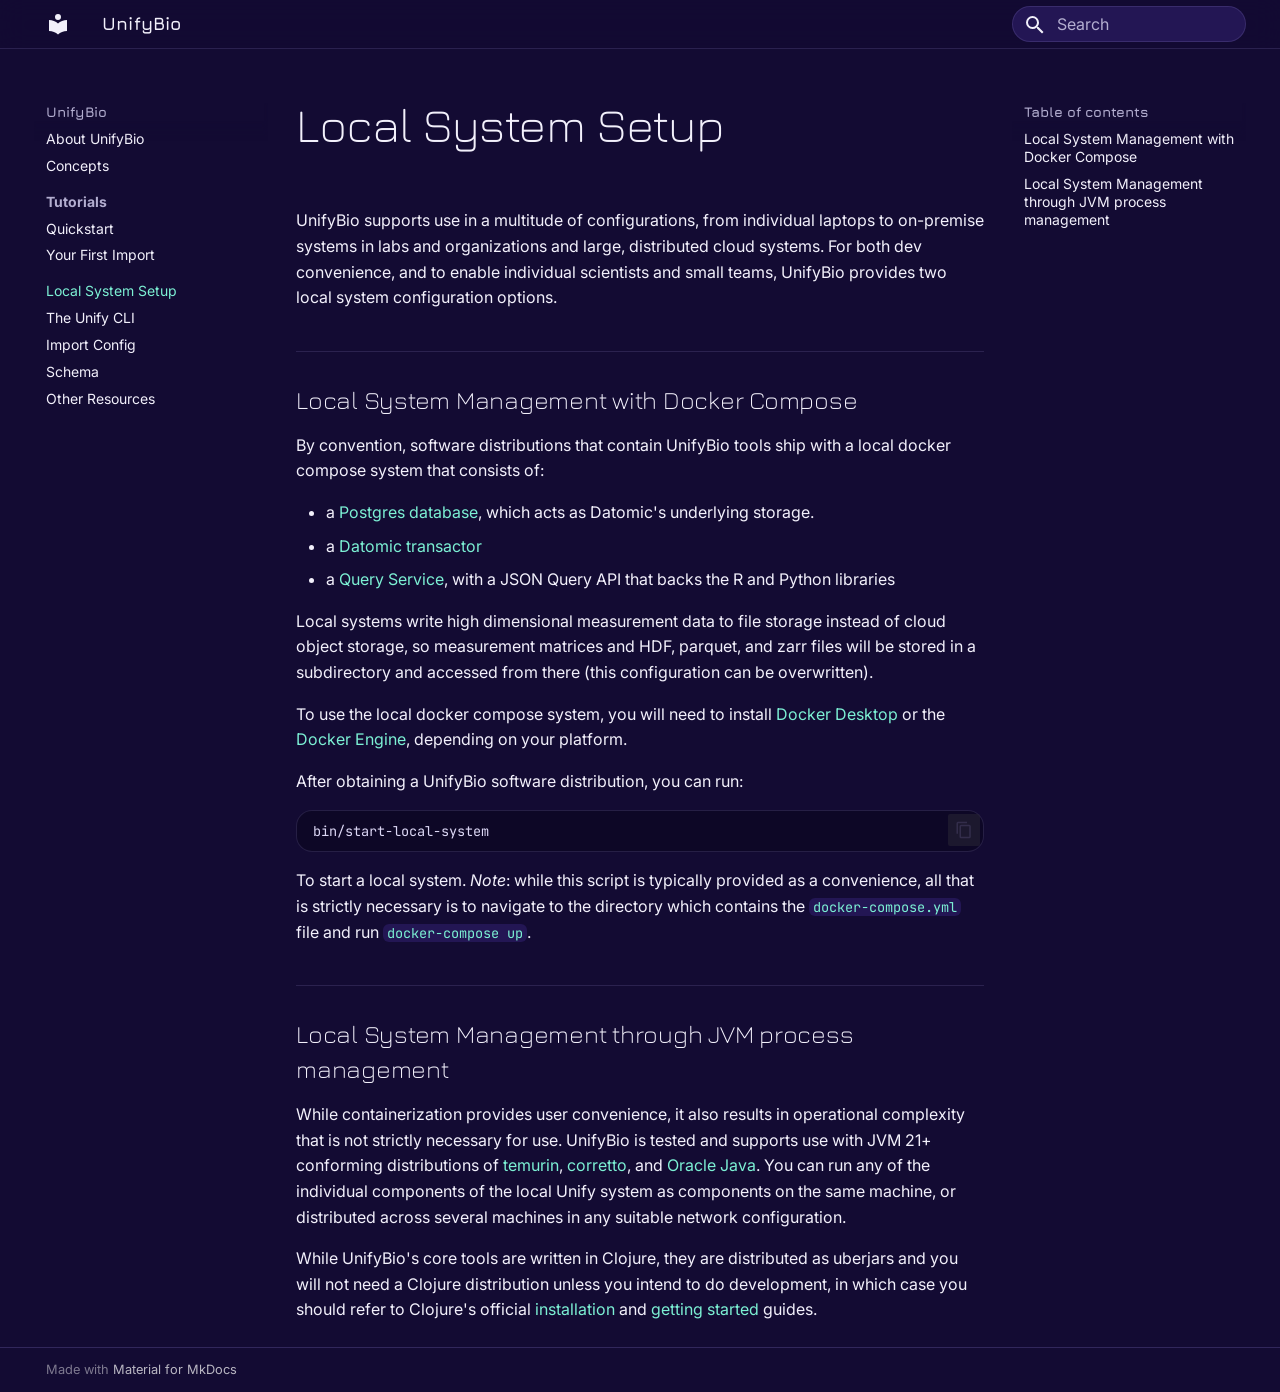
<file: local-system/index.html>
<!doctype html>
<html lang="en" class="no-js">
  <head>
    
      <meta charset="utf-8">
      <meta name="viewport" content="width=device-width,initial-scale=1">
      
      
      
        <link rel="canonical" href="https://unifybio.github.io/local-system/">
      
      
        <link rel="prev" href="../tutorials/first-import/">
      
      
        <link rel="next" href="../unify-cli/">
      
      
        
      
      
      <link rel="icon" href="../assets/logo.png">
      <meta name="generator" content="mkdocs-1.6.1, mkdocs-material-9.7.7">
    
    
      
        <title>Local System Setup - UnifyBio</title>
      
    
    
      <link rel="stylesheet" href="../assets/stylesheets/main.ec1eaa64.min.css">
      
        
        <link rel="stylesheet" href="../assets/stylesheets/palette.ab4e12ef.min.css">
      
      


    
    
      
    
    
      
        
        
        <link rel="preconnect" href="https://fonts.gstatic.com" crossorigin>
        <link rel="stylesheet" href="https://fonts.googleapis.com/css?family=Inter:300,300i,400,400i,700,700i%7CJetBrains+Mono:400,400i,700,700i&display=fallback">
        <style>:root{--md-text-font:"Inter";--md-code-font:"JetBrains Mono"}</style>
      
    
    
      <link rel="stylesheet" href="../stylesheets/extra.css">
    
    <script>__md_scope=new URL("..",location),__md_hash=e=>[...e].reduce(((e,_)=>(e<<5)-e+_.charCodeAt(0)),0),__md_get=(e,_=localStorage,t=__md_scope)=>JSON.parse(_.getItem(t.pathname+"."+e)),__md_set=(e,_,t=localStorage,a=__md_scope)=>{try{t.setItem(a.pathname+"."+e,JSON.stringify(_))}catch(e){}}</script>
    
      

    
    
  </head>
  
  
    
    
    
    
    
    <body dir="ltr" data-md-color-scheme="slate" data-md-color-primary="custom" data-md-color-accent="custom">
  
    
    <input class="md-toggle" data-md-toggle="drawer" type="checkbox" id="__drawer" autocomplete="off">
    <input class="md-toggle" data-md-toggle="search" type="checkbox" id="__search" autocomplete="off">
    <label class="md-overlay" for="__drawer"></label>
    <div data-md-component="skip">
      
        
        <a href="#local-system-setup" class="md-skip">
          Skip to content
        </a>
      
    </div>
    <div data-md-component="announce">
      
    </div>
    
    
      

  

<header class="md-header md-header--shadow" data-md-component="header">
  <nav class="md-header__inner md-grid" aria-label="Header">
    <a href=".." title="UnifyBio" class="md-header__button md-logo" aria-label="UnifyBio" data-md-component="logo">
      
  
  <svg xmlns="http://www.w3.org/2000/svg" viewBox="0 0 24 24"><path d="M12 8a3 3 0 0 0 3-3 3 3 0 0 0-3-3 3 3 0 0 0-3 3 3 3 0 0 0 3 3m0 3.54C9.64 9.35 6.5 8 3 8v11c3.5 0 6.64 1.35 9 3.54 2.36-2.19 5.5-3.54 9-3.54V8c-3.5 0-6.64 1.35-9 3.54"/></svg>

    </a>
    <label class="md-header__button md-icon" for="__drawer">
      
      <svg xmlns="http://www.w3.org/2000/svg" viewBox="0 0 24 24"><path d="M3 6h18v2H3zm0 5h18v2H3zm0 5h18v2H3z"/></svg>
    </label>
    <div class="md-header__title" data-md-component="header-title">
      <div class="md-header__ellipsis">
        <div class="md-header__topic">
          <span class="md-ellipsis">
            UnifyBio
          </span>
        </div>
        <div class="md-header__topic" data-md-component="header-topic">
          <span class="md-ellipsis">
            
              Local System Setup
            
          </span>
        </div>
      </div>
    </div>
    
      
    
    
    
    
      
      
        <label class="md-header__button md-icon" for="__search">
          
          <svg xmlns="http://www.w3.org/2000/svg" viewBox="0 0 24 24"><path d="M9.5 3A6.5 6.5 0 0 1 16 9.5c0 1.61-.59 3.09-1.56 4.23l.27.27h.79l5 5-1.5 1.5-5-5v-.79l-.27-.27A6.52 6.52 0 0 1 9.5 16 6.5 6.5 0 0 1 3 9.5 6.5 6.5 0 0 1 9.5 3m0 2C7 5 5 7 5 9.5S7 14 9.5 14 14 12 14 9.5 12 5 9.5 5"/></svg>
        </label>
        <div class="md-search" data-md-component="search" role="dialog">
  <label class="md-search__overlay" for="__search"></label>
  <div class="md-search__inner" role="search">
    <form class="md-search__form" name="search">
      <input type="text" class="md-search__input" name="query" aria-label="Search" placeholder="Search" autocapitalize="off" autocorrect="off" autocomplete="off" spellcheck="false" data-md-component="search-query" required>
      <label class="md-search__icon md-icon" for="__search">
        
        <svg xmlns="http://www.w3.org/2000/svg" viewBox="0 0 24 24"><path d="M9.5 3A6.5 6.5 0 0 1 16 9.5c0 1.61-.59 3.09-1.56 4.23l.27.27h.79l5 5-1.5 1.5-5-5v-.79l-.27-.27A6.52 6.52 0 0 1 9.5 16 6.5 6.5 0 0 1 3 9.5 6.5 6.5 0 0 1 9.5 3m0 2C7 5 5 7 5 9.5S7 14 9.5 14 14 12 14 9.5 12 5 9.5 5"/></svg>
        
        <svg xmlns="http://www.w3.org/2000/svg" viewBox="0 0 24 24"><path d="M20 11v2H8l5.5 5.5-1.42 1.42L4.16 12l7.92-7.92L13.5 5.5 8 11z"/></svg>
      </label>
      <nav class="md-search__options" aria-label="Search">
        
        <button type="reset" class="md-search__icon md-icon" title="Clear" aria-label="Clear" tabindex="-1">
          
          <svg xmlns="http://www.w3.org/2000/svg" viewBox="0 0 24 24"><path d="M19 6.41 17.59 5 12 10.59 6.41 5 5 6.41 10.59 12 5 17.59 6.41 19 12 13.41 17.59 19 19 17.59 13.41 12z"/></svg>
        </button>
      </nav>
      
    </form>
    <div class="md-search__output">
      <div class="md-search__scrollwrap" tabindex="0" data-md-scrollfix>
        <div class="md-search-result" data-md-component="search-result">
          <div class="md-search-result__meta">
            Initializing search
          </div>
          <ol class="md-search-result__list" role="presentation"></ol>
        </div>
      </div>
    </div>
  </div>
</div>
      
    
    
  </nav>
  
</header>
    
    <div class="md-container" data-md-component="container">
      
      
        
          
        
      
      <main class="md-main" data-md-component="main">
        <div class="md-main__inner md-grid">
          
            
              
              <div class="md-sidebar md-sidebar--primary" data-md-component="sidebar" data-md-type="navigation" >
                <div class="md-sidebar__scrollwrap">
                  <div class="md-sidebar__inner">
                    



<nav class="md-nav md-nav--primary" aria-label="Navigation" data-md-level="0">
  <label class="md-nav__title" for="__drawer">
    <a href=".." title="UnifyBio" class="md-nav__button md-logo" aria-label="UnifyBio" data-md-component="logo">
      
  
  <svg xmlns="http://www.w3.org/2000/svg" viewBox="0 0 24 24"><path d="M12 8a3 3 0 0 0 3-3 3 3 0 0 0-3-3 3 3 0 0 0-3 3 3 3 0 0 0 3 3m0 3.54C9.64 9.35 6.5 8 3 8v11c3.5 0 6.64 1.35 9 3.54 2.36-2.19 5.5-3.54 9-3.54V8c-3.5 0-6.64 1.35-9 3.54"/></svg>

    </a>
    UnifyBio
  </label>
  
  <ul class="md-nav__list" data-md-scrollfix>
    
      
      
  
  
  
  
    <li class="md-nav__item">
      <a href=".." class="md-nav__link">
        
  
  
  <span class="md-ellipsis">
    
  
    About UnifyBio
  

    
  </span>
  
  

      </a>
    </li>
  

    
      
      
  
  
  
  
    <li class="md-nav__item">
      <a href="../concepts/" class="md-nav__link">
        
  
  
  <span class="md-ellipsis">
    
  
    Concepts
  

    
  </span>
  
  

      </a>
    </li>
  

    
      
      
  
  
  
  
    
    
    
    
      
        
        
      
    
    
    <li class="md-nav__item md-nav__item--section md-nav__item--nested">
      
        
        
        <input class="md-nav__toggle md-toggle " type="checkbox" id="__nav_3" >
        
          
          <label class="md-nav__link" for="__nav_3" id="__nav_3_label" tabindex="">
            
  
  
  <span class="md-ellipsis">
    
  
    Tutorials
  

    
  </span>
  
  

            <span class="md-nav__icon md-icon"></span>
          </label>
        
        <nav class="md-nav" data-md-level="1" aria-labelledby="__nav_3_label" aria-expanded="false">
          <label class="md-nav__title" for="__nav_3">
            <span class="md-nav__icon md-icon"></span>
            
  
    Tutorials
  

          </label>
          <ul class="md-nav__list" data-md-scrollfix>
            
              
                
  
  
  
  
    <li class="md-nav__item">
      <a href="../tutorials/quickstart/" class="md-nav__link">
        
  
  
  <span class="md-ellipsis">
    
  
    Quickstart
  

    
  </span>
  
  

      </a>
    </li>
  

              
            
              
                
  
  
  
  
    <li class="md-nav__item">
      <a href="../tutorials/first-import/" class="md-nav__link">
        
  
  
  <span class="md-ellipsis">
    
  
    Your First Import
  

    
  </span>
  
  

      </a>
    </li>
  

              
            
          </ul>
        </nav>
      
    </li>
  

    
      
      
  
  
    
  
  
  
    <li class="md-nav__item md-nav__item--active">
      
      <input class="md-nav__toggle md-toggle" type="checkbox" id="__toc">
      
      
        
      
      
        <label class="md-nav__link md-nav__link--active" for="__toc">
          
  
  
  <span class="md-ellipsis">
    
  
    Local System Setup
  

    
  </span>
  
  

          <span class="md-nav__icon md-icon"></span>
        </label>
      
      <a href="./" class="md-nav__link md-nav__link--active">
        
  
  
  <span class="md-ellipsis">
    
  
    Local System Setup
  

    
  </span>
  
  

      </a>
      
        

<nav class="md-nav md-nav--secondary" aria-label="Table of contents">
  
  
  
    
  
  
    <label class="md-nav__title" for="__toc">
      <span class="md-nav__icon md-icon"></span>
      Table of contents
    </label>
    <ul class="md-nav__list" data-md-component="toc" data-md-scrollfix>
      
        <li class="md-nav__item">
  <a href="#local-system-management-with-docker-compose" class="md-nav__link">
    <span class="md-ellipsis">
      
        Local System Management with Docker Compose
      
    </span>
  </a>
  
</li>
      
        <li class="md-nav__item">
  <a href="#local-system-management-through-jvm-process-management" class="md-nav__link">
    <span class="md-ellipsis">
      
        Local System Management through JVM process management
      
    </span>
  </a>
  
</li>
      
    </ul>
  
</nav>
      
    </li>
  

    
      
      
  
  
  
  
    <li class="md-nav__item">
      <a href="../unify-cli/" class="md-nav__link">
        
  
  
  <span class="md-ellipsis">
    
  
    The Unify CLI
  

    
  </span>
  
  

      </a>
    </li>
  

    
      
      
  
  
  
  
    <li class="md-nav__item">
      <a href="../import-config/" class="md-nav__link">
        
  
  
  <span class="md-ellipsis">
    
  
    Import Config
  

    
  </span>
  
  

      </a>
    </li>
  

    
      
      
  
  
  
  
    <li class="md-nav__item">
      <a href="../schema/" class="md-nav__link">
        
  
  
  <span class="md-ellipsis">
    
  
    Schema
  

    
  </span>
  
  

      </a>
    </li>
  

    
      
      
  
  
  
  
    <li class="md-nav__item">
      <a href="../other-resources/" class="md-nav__link">
        
  
  
  <span class="md-ellipsis">
    
  
    Other Resources
  

    
  </span>
  
  

      </a>
    </li>
  

    
  </ul>
</nav>
                  </div>
                </div>
              </div>
            
            
              
              <div class="md-sidebar md-sidebar--secondary" data-md-component="sidebar" data-md-type="toc" >
                <div class="md-sidebar__scrollwrap">
                  <div class="md-sidebar__inner">
                    

<nav class="md-nav md-nav--secondary" aria-label="Table of contents">
  
  
  
    
  
  
    <label class="md-nav__title" for="__toc">
      <span class="md-nav__icon md-icon"></span>
      Table of contents
    </label>
    <ul class="md-nav__list" data-md-component="toc" data-md-scrollfix>
      
        <li class="md-nav__item">
  <a href="#local-system-management-with-docker-compose" class="md-nav__link">
    <span class="md-ellipsis">
      
        Local System Management with Docker Compose
      
    </span>
  </a>
  
</li>
      
        <li class="md-nav__item">
  <a href="#local-system-management-through-jvm-process-management" class="md-nav__link">
    <span class="md-ellipsis">
      
        Local System Management through JVM process management
      
    </span>
  </a>
  
</li>
      
    </ul>
  
</nav>
                  </div>
                </div>
              </div>
            
          
          
            <div class="md-content" data-md-component="content">
              
              <article class="md-content__inner md-typeset">
                
                  



<h1 id="local-system-setup">Local System Setup</h1>
<p>UnifyBio supports use in a multitude of configurations, from individual laptops to
on-premise systems in labs and organizations and large, distributed cloud systems.
For both dev convenience, and to enable individual scientists and small teams,
UnifyBio provides two local system configuration options.</p>
<h2 id="local-system-management-with-docker-compose">Local System Management with Docker Compose</h2>
<p>By convention, software distributions that contain UnifyBio tools ship
with a local docker compose system that consists of:</p>
<ul>
<li>a <a href="https://www.postgresql.org/">Postgres database</a>, which acts as Datomic's underlying storage.</li>
<li>a <a href="https://docs.datomic.com/peer-tutorial/transactor.html">Datomic transactor</a></li>
<li>a <a href="https://github.com/vendekagon-labs/datomic-query-service">Query Service</a>,
  with a JSON Query API that backs the R and Python libraries</li>
</ul>
<p>Local systems write high dimensional measurement data to
file storage instead of cloud object storage, so
measurement matrices and HDF, parquet, and zarr files will be stored
in a subdirectory and accessed from there (this configuration can be overwritten).</p>
<p>To use the local docker compose system, you will need to install
<a href="https://docs.docker.com/desktop/">Docker Desktop</a> or the
<a href="https://docs.docker.com/engine/">Docker Engine</a>,
depending on your platform.</p>
<p>After obtaining a UnifyBio software distribution, you can run:</p>
<div class="language-text highlight"><pre><span></span><code><span id="__span-0-1"><a id="__codelineno-0-1" name="__codelineno-0-1" href="#__codelineno-0-1"></a>bin/start-local-system
</span></code></pre></div>
<p>To start a local system. <em>Note</em>: while this script is typically provided as a convenience,
all that is strictly necessary is to navigate to the directory which contains the
<code>docker-compose.yml</code> file and run <code>docker-compose up</code>.</p>
<h2 id="local-system-management-through-jvm-process-management">Local System Management through JVM process management</h2>
<p>While containerization provides user convenience, it also results in operational
complexity that is not strictly necessary for use.
UnifyBio is tested and supports use with JVM 21+ conforming
distributions of
<a href="https://adoptium.net/temurin/releases/">temurin</a>,
<a href="https://aws.amazon.com/corretto/?filtered-posts.sort-by=item.additionalFields.createdDate&amp;filtered-posts.sort-order=desc">corretto</a>, and
<a href="https://www.oracle.com/java/technologies/downloads/">Oracle Java</a>. You can run any
of the individual components of the local Unify system as components on the same
machine, or distributed across several machines in any suitable network configuration.</p>
<p>While UnifyBio's core tools are written in Clojure, they are distributed
as uberjars and you will not need a Clojure distribution unless you
intend to do development, in which case you should refer to Clojure's official
<a href="https://clojure.org/guides/install_clojure">installation</a> and 
<a href="https://clojure.org/guides/getting_started">getting started</a> guides.</p>












                
              </article>
            </div>
          
          
<script>var target=document.getElementById(location.hash.slice(1));target&&target.name&&(target.checked=target.name.startsWith("__tabbed_"))</script>
        </div>
        
          <button type="button" class="md-top md-icon" data-md-component="top" hidden>
  
  <svg xmlns="http://www.w3.org/2000/svg" viewBox="0 0 24 24"><path d="M13 20h-2V8l-5.5 5.5-1.42-1.42L12 4.16l7.92 7.92-1.42 1.42L13 8z"/></svg>
  Back to top
</button>
        
      </main>
      
        <footer class="md-footer">
  
  <div class="md-footer-meta md-typeset">
    <div class="md-footer-meta__inner md-grid">
      <div class="md-copyright">
  
  
    Made with
    <a href="https://squidfunk.github.io/mkdocs-material/" target="_blank" rel="noopener">
      Material for MkDocs
    </a>
  
</div>
      
    </div>
  </div>
</footer>
      
    </div>
    <div class="md-dialog" data-md-component="dialog">
      <div class="md-dialog__inner md-typeset"></div>
    </div>
    
    
    
      
      
      <script id="__config" type="application/json">{"annotate": null, "base": "..", "features": ["navigation.sections", "navigation.top", "content.code.copy"], "search": "../assets/javascripts/workers/search.2c215733.min.js", "tags": null, "translations": {"clipboard.copied": "Copied to clipboard", "clipboard.copy": "Copy to clipboard", "search.result.more.one": "1 more on this page", "search.result.more.other": "# more on this page", "search.result.none": "No matching documents", "search.result.one": "1 matching document", "search.result.other": "# matching documents", "search.result.placeholder": "Type to start searching", "search.result.term.missing": "Missing", "select.version": "Select version"}, "version": null}</script>
    
    
      <script src="../assets/javascripts/bundle.d7400e89.min.js"></script>
      
    
  </body>
</html>
</file>
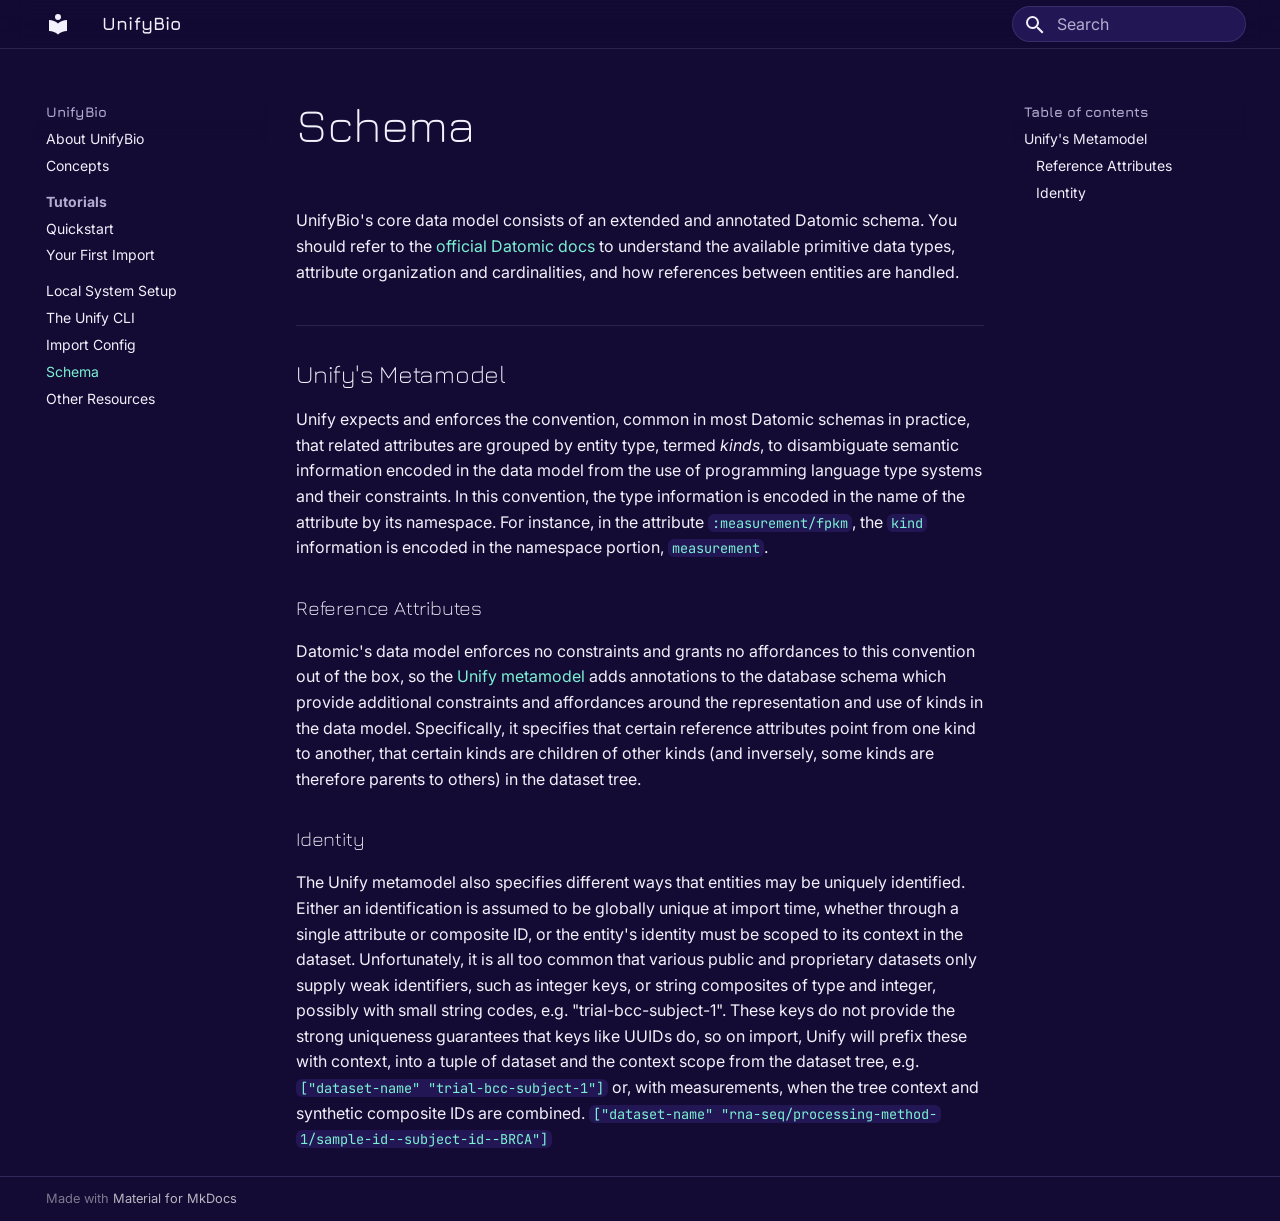
<file: schema/index.html>
<!doctype html>
<html lang="en" class="no-js">
  <head>
    
      <meta charset="utf-8">
      <meta name="viewport" content="width=device-width,initial-scale=1">
      
      
      
        <link rel="canonical" href="https://unifybio.github.io/schema/">
      
      
        <link rel="prev" href="../import-config/">
      
      
        <link rel="next" href="../other-resources/">
      
      
        
      
      
      <link rel="icon" href="../assets/logo.png">
      <meta name="generator" content="mkdocs-1.6.1, mkdocs-material-9.7.7">
    
    
      
        <title>Schema - UnifyBio</title>
      
    
    
      <link rel="stylesheet" href="../assets/stylesheets/main.ec1eaa64.min.css">
      
        
        <link rel="stylesheet" href="../assets/stylesheets/palette.ab4e12ef.min.css">
      
      


    
    
      
    
    
      
        
        
        <link rel="preconnect" href="https://fonts.gstatic.com" crossorigin>
        <link rel="stylesheet" href="https://fonts.googleapis.com/css?family=Inter:300,300i,400,400i,700,700i%7CJetBrains+Mono:400,400i,700,700i&display=fallback">
        <style>:root{--md-text-font:"Inter";--md-code-font:"JetBrains Mono"}</style>
      
    
    
      <link rel="stylesheet" href="../stylesheets/extra.css">
    
    <script>__md_scope=new URL("..",location),__md_hash=e=>[...e].reduce(((e,_)=>(e<<5)-e+_.charCodeAt(0)),0),__md_get=(e,_=localStorage,t=__md_scope)=>JSON.parse(_.getItem(t.pathname+"."+e)),__md_set=(e,_,t=localStorage,a=__md_scope)=>{try{t.setItem(a.pathname+"."+e,JSON.stringify(_))}catch(e){}}</script>
    
      

    
    
  </head>
  
  
    
    
    
    
    
    <body dir="ltr" data-md-color-scheme="slate" data-md-color-primary="custom" data-md-color-accent="custom">
  
    
    <input class="md-toggle" data-md-toggle="drawer" type="checkbox" id="__drawer" autocomplete="off">
    <input class="md-toggle" data-md-toggle="search" type="checkbox" id="__search" autocomplete="off">
    <label class="md-overlay" for="__drawer"></label>
    <div data-md-component="skip">
      
        
        <a href="#schema" class="md-skip">
          Skip to content
        </a>
      
    </div>
    <div data-md-component="announce">
      
    </div>
    
    
      

  

<header class="md-header md-header--shadow" data-md-component="header">
  <nav class="md-header__inner md-grid" aria-label="Header">
    <a href=".." title="UnifyBio" class="md-header__button md-logo" aria-label="UnifyBio" data-md-component="logo">
      
  
  <svg xmlns="http://www.w3.org/2000/svg" viewBox="0 0 24 24"><path d="M12 8a3 3 0 0 0 3-3 3 3 0 0 0-3-3 3 3 0 0 0-3 3 3 3 0 0 0 3 3m0 3.54C9.64 9.35 6.5 8 3 8v11c3.5 0 6.64 1.35 9 3.54 2.36-2.19 5.5-3.54 9-3.54V8c-3.5 0-6.64 1.35-9 3.54"/></svg>

    </a>
    <label class="md-header__button md-icon" for="__drawer">
      
      <svg xmlns="http://www.w3.org/2000/svg" viewBox="0 0 24 24"><path d="M3 6h18v2H3zm0 5h18v2H3zm0 5h18v2H3z"/></svg>
    </label>
    <div class="md-header__title" data-md-component="header-title">
      <div class="md-header__ellipsis">
        <div class="md-header__topic">
          <span class="md-ellipsis">
            UnifyBio
          </span>
        </div>
        <div class="md-header__topic" data-md-component="header-topic">
          <span class="md-ellipsis">
            
              Schema
            
          </span>
        </div>
      </div>
    </div>
    
      
    
    
    
    
      
      
        <label class="md-header__button md-icon" for="__search">
          
          <svg xmlns="http://www.w3.org/2000/svg" viewBox="0 0 24 24"><path d="M9.5 3A6.5 6.5 0 0 1 16 9.5c0 1.61-.59 3.09-1.56 4.23l.27.27h.79l5 5-1.5 1.5-5-5v-.79l-.27-.27A6.52 6.52 0 0 1 9.5 16 6.5 6.5 0 0 1 3 9.5 6.5 6.5 0 0 1 9.5 3m0 2C7 5 5 7 5 9.5S7 14 9.5 14 14 12 14 9.5 12 5 9.5 5"/></svg>
        </label>
        <div class="md-search" data-md-component="search" role="dialog">
  <label class="md-search__overlay" for="__search"></label>
  <div class="md-search__inner" role="search">
    <form class="md-search__form" name="search">
      <input type="text" class="md-search__input" name="query" aria-label="Search" placeholder="Search" autocapitalize="off" autocorrect="off" autocomplete="off" spellcheck="false" data-md-component="search-query" required>
      <label class="md-search__icon md-icon" for="__search">
        
        <svg xmlns="http://www.w3.org/2000/svg" viewBox="0 0 24 24"><path d="M9.5 3A6.5 6.5 0 0 1 16 9.5c0 1.61-.59 3.09-1.56 4.23l.27.27h.79l5 5-1.5 1.5-5-5v-.79l-.27-.27A6.52 6.52 0 0 1 9.5 16 6.5 6.5 0 0 1 3 9.5 6.5 6.5 0 0 1 9.5 3m0 2C7 5 5 7 5 9.5S7 14 9.5 14 14 12 14 9.5 12 5 9.5 5"/></svg>
        
        <svg xmlns="http://www.w3.org/2000/svg" viewBox="0 0 24 24"><path d="M20 11v2H8l5.5 5.5-1.42 1.42L4.16 12l7.92-7.92L13.5 5.5 8 11z"/></svg>
      </label>
      <nav class="md-search__options" aria-label="Search">
        
        <button type="reset" class="md-search__icon md-icon" title="Clear" aria-label="Clear" tabindex="-1">
          
          <svg xmlns="http://www.w3.org/2000/svg" viewBox="0 0 24 24"><path d="M19 6.41 17.59 5 12 10.59 6.41 5 5 6.41 10.59 12 5 17.59 6.41 19 12 13.41 17.59 19 19 17.59 13.41 12z"/></svg>
        </button>
      </nav>
      
    </form>
    <div class="md-search__output">
      <div class="md-search__scrollwrap" tabindex="0" data-md-scrollfix>
        <div class="md-search-result" data-md-component="search-result">
          <div class="md-search-result__meta">
            Initializing search
          </div>
          <ol class="md-search-result__list" role="presentation"></ol>
        </div>
      </div>
    </div>
  </div>
</div>
      
    
    
  </nav>
  
</header>
    
    <div class="md-container" data-md-component="container">
      
      
        
          
        
      
      <main class="md-main" data-md-component="main">
        <div class="md-main__inner md-grid">
          
            
              
              <div class="md-sidebar md-sidebar--primary" data-md-component="sidebar" data-md-type="navigation" >
                <div class="md-sidebar__scrollwrap">
                  <div class="md-sidebar__inner">
                    



<nav class="md-nav md-nav--primary" aria-label="Navigation" data-md-level="0">
  <label class="md-nav__title" for="__drawer">
    <a href=".." title="UnifyBio" class="md-nav__button md-logo" aria-label="UnifyBio" data-md-component="logo">
      
  
  <svg xmlns="http://www.w3.org/2000/svg" viewBox="0 0 24 24"><path d="M12 8a3 3 0 0 0 3-3 3 3 0 0 0-3-3 3 3 0 0 0-3 3 3 3 0 0 0 3 3m0 3.54C9.64 9.35 6.5 8 3 8v11c3.5 0 6.64 1.35 9 3.54 2.36-2.19 5.5-3.54 9-3.54V8c-3.5 0-6.64 1.35-9 3.54"/></svg>

    </a>
    UnifyBio
  </label>
  
  <ul class="md-nav__list" data-md-scrollfix>
    
      
      
  
  
  
  
    <li class="md-nav__item">
      <a href=".." class="md-nav__link">
        
  
  
  <span class="md-ellipsis">
    
  
    About UnifyBio
  

    
  </span>
  
  

      </a>
    </li>
  

    
      
      
  
  
  
  
    <li class="md-nav__item">
      <a href="../concepts/" class="md-nav__link">
        
  
  
  <span class="md-ellipsis">
    
  
    Concepts
  

    
  </span>
  
  

      </a>
    </li>
  

    
      
      
  
  
  
  
    
    
    
    
      
        
        
      
    
    
    <li class="md-nav__item md-nav__item--section md-nav__item--nested">
      
        
        
        <input class="md-nav__toggle md-toggle " type="checkbox" id="__nav_3" >
        
          
          <label class="md-nav__link" for="__nav_3" id="__nav_3_label" tabindex="">
            
  
  
  <span class="md-ellipsis">
    
  
    Tutorials
  

    
  </span>
  
  

            <span class="md-nav__icon md-icon"></span>
          </label>
        
        <nav class="md-nav" data-md-level="1" aria-labelledby="__nav_3_label" aria-expanded="false">
          <label class="md-nav__title" for="__nav_3">
            <span class="md-nav__icon md-icon"></span>
            
  
    Tutorials
  

          </label>
          <ul class="md-nav__list" data-md-scrollfix>
            
              
                
  
  
  
  
    <li class="md-nav__item">
      <a href="../tutorials/quickstart/" class="md-nav__link">
        
  
  
  <span class="md-ellipsis">
    
  
    Quickstart
  

    
  </span>
  
  

      </a>
    </li>
  

              
            
              
                
  
  
  
  
    <li class="md-nav__item">
      <a href="../tutorials/first-import/" class="md-nav__link">
        
  
  
  <span class="md-ellipsis">
    
  
    Your First Import
  

    
  </span>
  
  

      </a>
    </li>
  

              
            
          </ul>
        </nav>
      
    </li>
  

    
      
      
  
  
  
  
    <li class="md-nav__item">
      <a href="../local-system/" class="md-nav__link">
        
  
  
  <span class="md-ellipsis">
    
  
    Local System Setup
  

    
  </span>
  
  

      </a>
    </li>
  

    
      
      
  
  
  
  
    <li class="md-nav__item">
      <a href="../unify-cli/" class="md-nav__link">
        
  
  
  <span class="md-ellipsis">
    
  
    The Unify CLI
  

    
  </span>
  
  

      </a>
    </li>
  

    
      
      
  
  
  
  
    <li class="md-nav__item">
      <a href="../import-config/" class="md-nav__link">
        
  
  
  <span class="md-ellipsis">
    
  
    Import Config
  

    
  </span>
  
  

      </a>
    </li>
  

    
      
      
  
  
    
  
  
  
    <li class="md-nav__item md-nav__item--active">
      
      <input class="md-nav__toggle md-toggle" type="checkbox" id="__toc">
      
      
        
      
      
        <label class="md-nav__link md-nav__link--active" for="__toc">
          
  
  
  <span class="md-ellipsis">
    
  
    Schema
  

    
  </span>
  
  

          <span class="md-nav__icon md-icon"></span>
        </label>
      
      <a href="./" class="md-nav__link md-nav__link--active">
        
  
  
  <span class="md-ellipsis">
    
  
    Schema
  

    
  </span>
  
  

      </a>
      
        

<nav class="md-nav md-nav--secondary" aria-label="Table of contents">
  
  
  
    
  
  
    <label class="md-nav__title" for="__toc">
      <span class="md-nav__icon md-icon"></span>
      Table of contents
    </label>
    <ul class="md-nav__list" data-md-component="toc" data-md-scrollfix>
      
        <li class="md-nav__item">
  <a href="#unifys-metamodel" class="md-nav__link">
    <span class="md-ellipsis">
      
        Unify's Metamodel
      
    </span>
  </a>
  
    <nav class="md-nav" aria-label="Unify&#39;s Metamodel">
      <ul class="md-nav__list">
        
          <li class="md-nav__item">
  <a href="#reference-attributes" class="md-nav__link">
    <span class="md-ellipsis">
      
        Reference Attributes
      
    </span>
  </a>
  
</li>
        
          <li class="md-nav__item">
  <a href="#identity" class="md-nav__link">
    <span class="md-ellipsis">
      
        Identity
      
    </span>
  </a>
  
</li>
        
      </ul>
    </nav>
  
</li>
      
    </ul>
  
</nav>
      
    </li>
  

    
      
      
  
  
  
  
    <li class="md-nav__item">
      <a href="../other-resources/" class="md-nav__link">
        
  
  
  <span class="md-ellipsis">
    
  
    Other Resources
  

    
  </span>
  
  

      </a>
    </li>
  

    
  </ul>
</nav>
                  </div>
                </div>
              </div>
            
            
              
              <div class="md-sidebar md-sidebar--secondary" data-md-component="sidebar" data-md-type="toc" >
                <div class="md-sidebar__scrollwrap">
                  <div class="md-sidebar__inner">
                    

<nav class="md-nav md-nav--secondary" aria-label="Table of contents">
  
  
  
    
  
  
    <label class="md-nav__title" for="__toc">
      <span class="md-nav__icon md-icon"></span>
      Table of contents
    </label>
    <ul class="md-nav__list" data-md-component="toc" data-md-scrollfix>
      
        <li class="md-nav__item">
  <a href="#unifys-metamodel" class="md-nav__link">
    <span class="md-ellipsis">
      
        Unify's Metamodel
      
    </span>
  </a>
  
    <nav class="md-nav" aria-label="Unify&#39;s Metamodel">
      <ul class="md-nav__list">
        
          <li class="md-nav__item">
  <a href="#reference-attributes" class="md-nav__link">
    <span class="md-ellipsis">
      
        Reference Attributes
      
    </span>
  </a>
  
</li>
        
          <li class="md-nav__item">
  <a href="#identity" class="md-nav__link">
    <span class="md-ellipsis">
      
        Identity
      
    </span>
  </a>
  
</li>
        
      </ul>
    </nav>
  
</li>
      
    </ul>
  
</nav>
                  </div>
                </div>
              </div>
            
          
          
            <div class="md-content" data-md-component="content">
              
              <article class="md-content__inner md-typeset">
                
                  



<h1 id="schema">Schema</h1>
<p>UnifyBio's core data model consists of an extended and annotated Datomic schema.
You should refer to the
<a href="https://docs.datomic.com/schema/schema-reference.html">official Datomic docs</a> to
understand the available primitive data types, attribute organization and cardinalities,
and how references between entities are handled.</p>
<h2 id="unifys-metamodel">Unify's Metamodel</h2>
<p>Unify expects and enforces the convention, common in most Datomic schemas in practice, that
related attributes are grouped by entity type, termed <em>kinds</em>, to disambiguate 
semantic information encoded in the data model from the use of programming language type systems
and their constraints. In this convention, the type information is encoded in the name
of the attribute by its namespace. For instance, in the attribute <code>:measurement/fpkm</code>,
the <code>kind</code> information is encoded in the namespace portion, <code>measurement</code>.</p>
<h3 id="reference-attributes">Reference Attributes</h3>
<p>Datomic's data model enforces no constraints and grants no affordances to this convention
out of the box, so the <a href="https://github.com/vendekagon-labs/unify/">Unify</a>
<a href="https://github.com/vendekagon-labs/unify/blob/main/resources/unify-schema.edn#L71-L159">metamodel</a>
adds annotations to the database schema which provide additional constraints and affordances
around the representation and use of kinds in the data model. Specifically, it specifies
that certain reference attributes point from one kind to another, that certain
kinds are children of other kinds (and inversely, some kinds are therefore parents to others)
in the dataset tree.</p>
<h3 id="identity">Identity</h3>
<p>The Unify metamodel also specifies different ways that entities may be uniquely identified.
Either an identification is assumed to be globally unique at import time, whether through
a single attribute or composite ID, or the entity's identity must be scoped to its
context in the dataset. Unfortunately, it is all too common that various public and
proprietary datasets only supply weak identifiers, such as integer keys, or string composites of
type and integer, possibly with small string codes, e.g. "trial-bcc-subject-1". These
keys do not provide the strong uniqueness guarantees that keys like UUIDs do, so on import,
Unify will prefix these with context, into a tuple of dataset and the context scope from
the dataset tree, e.g. <code>["dataset-name" "trial-bcc-subject-1"]</code> or, with measurements, when
the tree context and synthetic composite IDs are combined.
<code>["dataset-name" "rna-seq/processing-method-1/sample-id--subject-id--BRCA"]</code></p>












                
              </article>
            </div>
          
          
<script>var target=document.getElementById(location.hash.slice(1));target&&target.name&&(target.checked=target.name.startsWith("__tabbed_"))</script>
        </div>
        
          <button type="button" class="md-top md-icon" data-md-component="top" hidden>
  
  <svg xmlns="http://www.w3.org/2000/svg" viewBox="0 0 24 24"><path d="M13 20h-2V8l-5.5 5.5-1.42-1.42L12 4.16l7.92 7.92-1.42 1.42L13 8z"/></svg>
  Back to top
</button>
        
      </main>
      
        <footer class="md-footer">
  
  <div class="md-footer-meta md-typeset">
    <div class="md-footer-meta__inner md-grid">
      <div class="md-copyright">
  
  
    Made with
    <a href="https://squidfunk.github.io/mkdocs-material/" target="_blank" rel="noopener">
      Material for MkDocs
    </a>
  
</div>
      
    </div>
  </div>
</footer>
      
    </div>
    <div class="md-dialog" data-md-component="dialog">
      <div class="md-dialog__inner md-typeset"></div>
    </div>
    
    
    
      
      
      <script id="__config" type="application/json">{"annotate": null, "base": "..", "features": ["navigation.sections", "navigation.top", "content.code.copy"], "search": "../assets/javascripts/workers/search.2c215733.min.js", "tags": null, "translations": {"clipboard.copied": "Copied to clipboard", "clipboard.copy": "Copy to clipboard", "search.result.more.one": "1 more on this page", "search.result.more.other": "# more on this page", "search.result.none": "No matching documents", "search.result.one": "1 matching document", "search.result.other": "# matching documents", "search.result.placeholder": "Type to start searching", "search.result.term.missing": "Missing", "select.version": "Select version"}, "version": null}</script>
    
    
      <script src="../assets/javascripts/bundle.d7400e89.min.js"></script>
      
    
  </body>
</html>
</file>
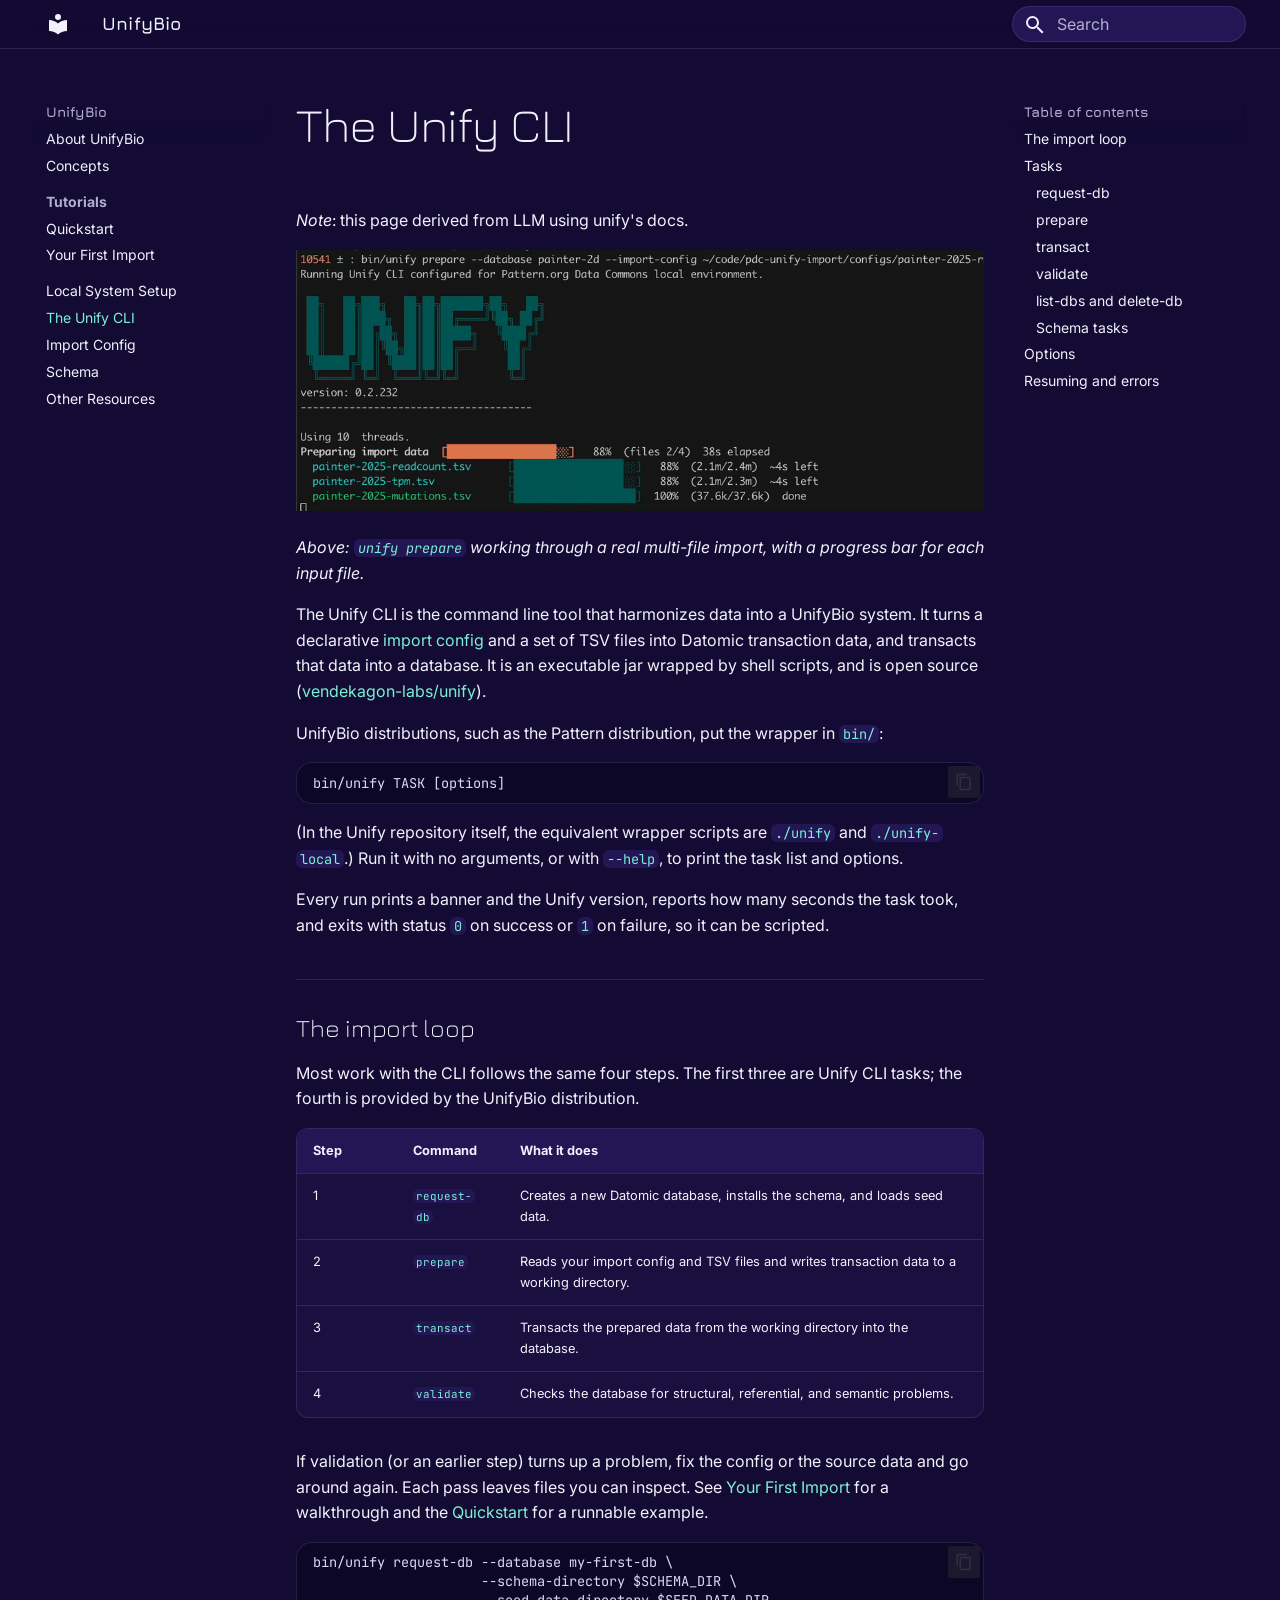
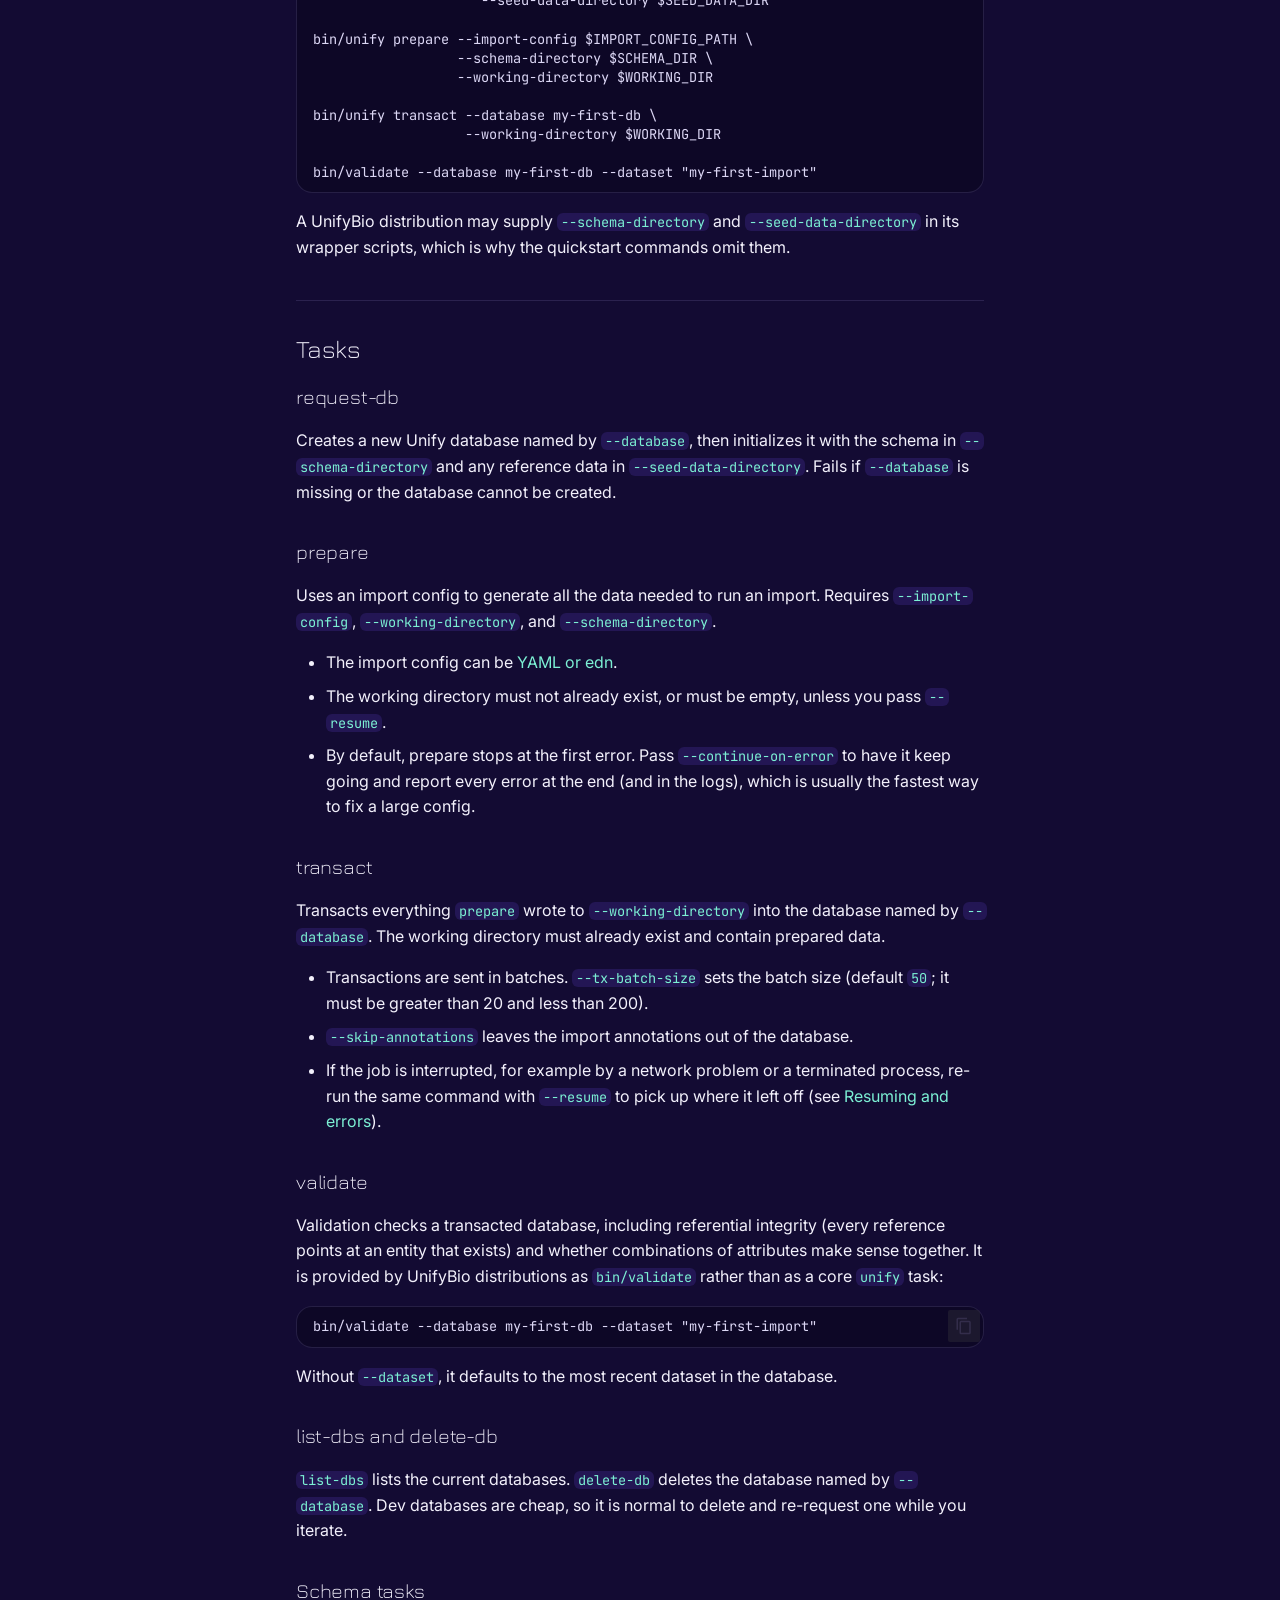
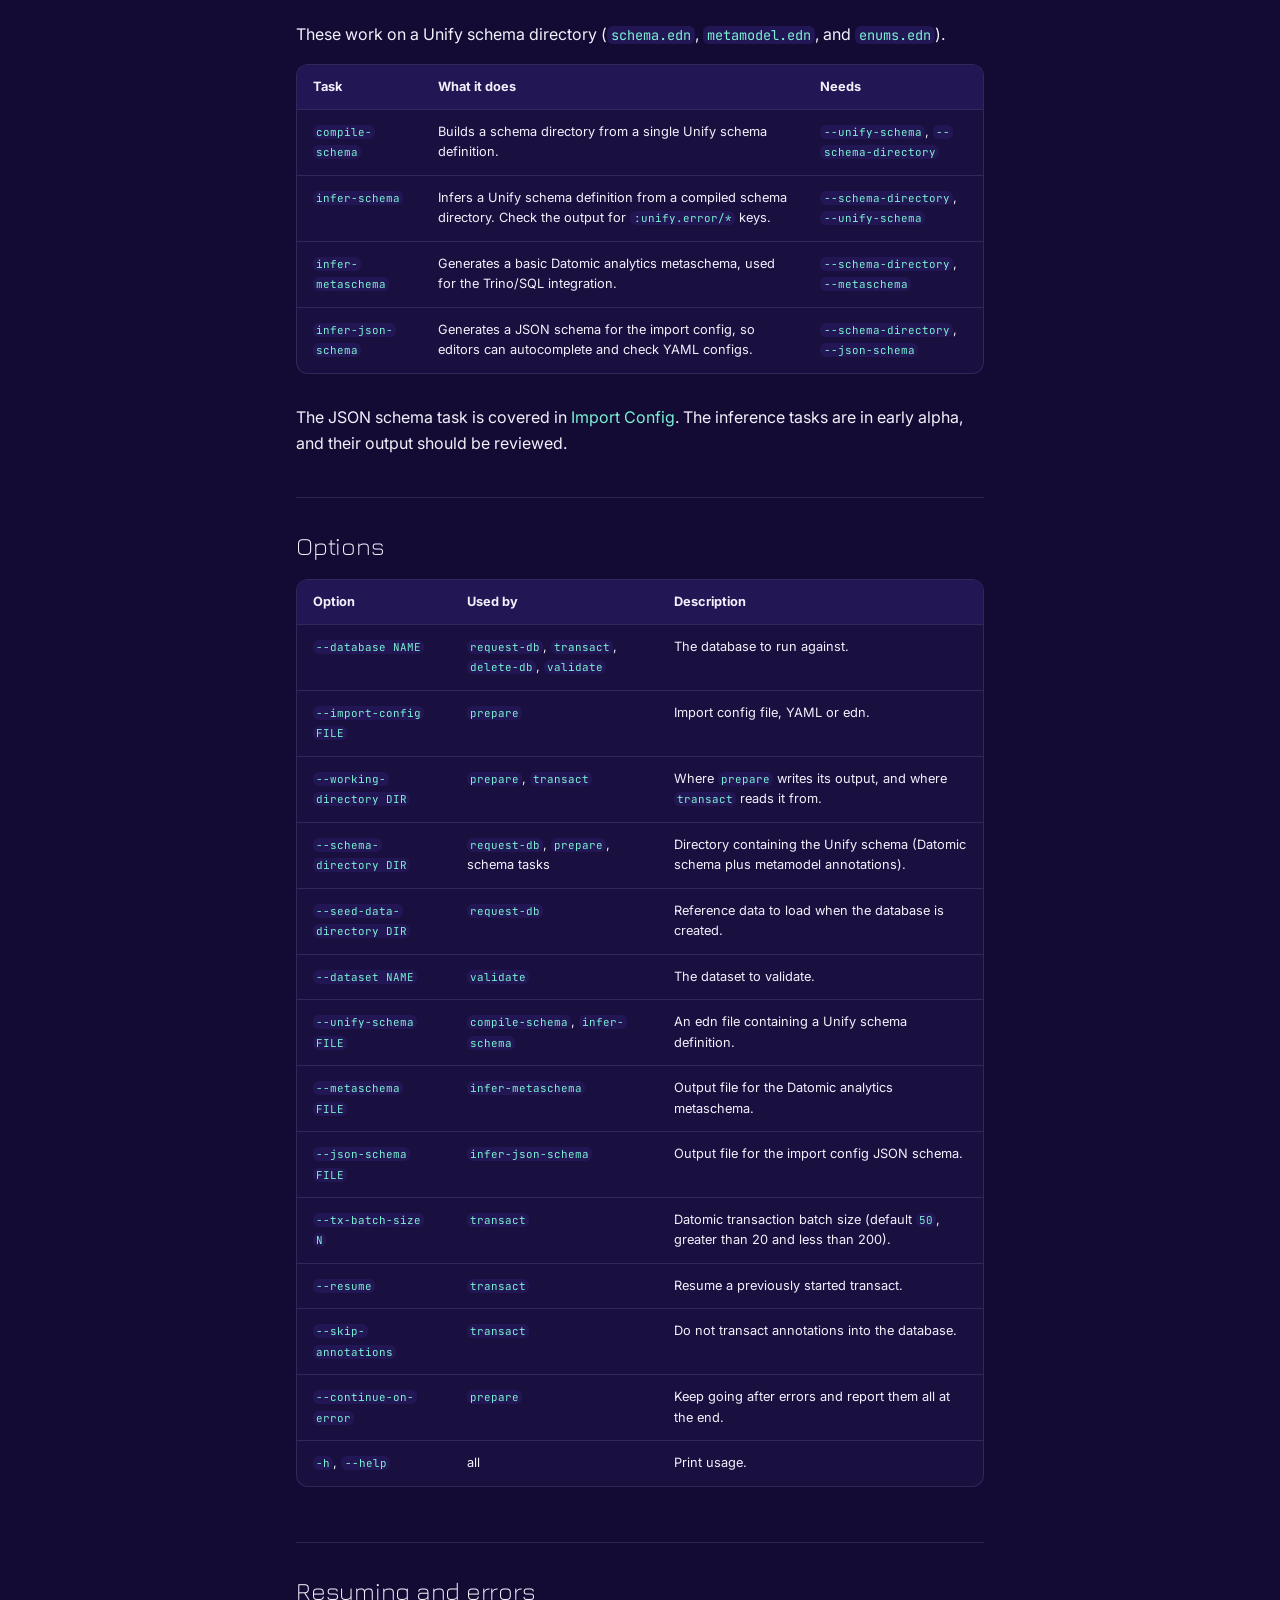
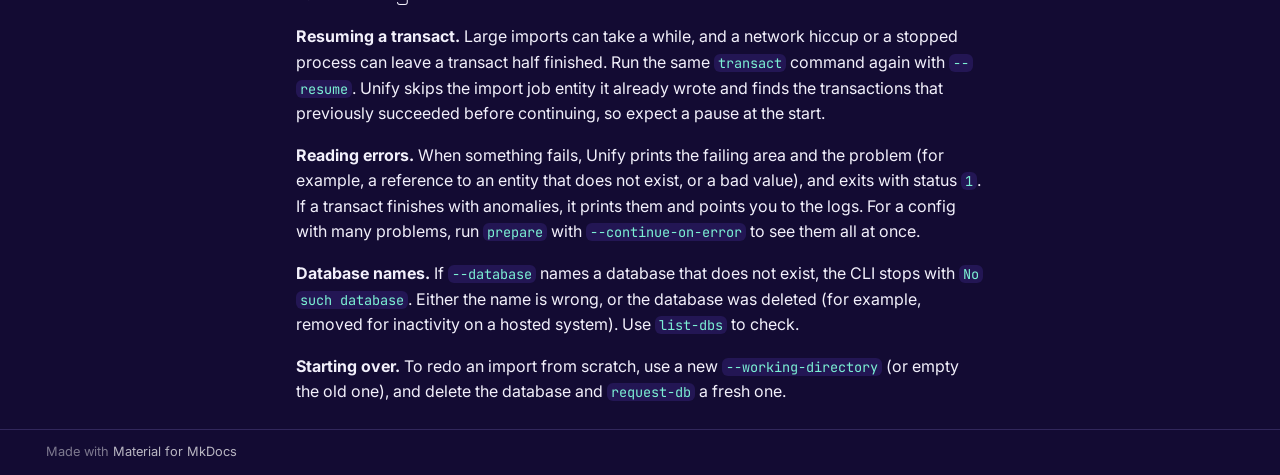
<file: unify-cli/index.html>
<!doctype html>
<html lang="en" class="no-js">
  <head>
    
      <meta charset="utf-8">
      <meta name="viewport" content="width=device-width,initial-scale=1">
      
      
      
        <link rel="canonical" href="https://unifybio.github.io/unify-cli/">
      
      
        <link rel="prev" href="../local-system/">
      
      
        <link rel="next" href="../import-config/">
      
      
        
      
      
      <link rel="icon" href="../assets/logo.png">
      <meta name="generator" content="mkdocs-1.6.1, mkdocs-material-9.7.7">
    
    
      
        <title>The Unify CLI - UnifyBio</title>
      
    
    
      <link rel="stylesheet" href="../assets/stylesheets/main.ec1eaa64.min.css">
      
        
        <link rel="stylesheet" href="../assets/stylesheets/palette.ab4e12ef.min.css">
      
      


    
    
      
    
    
      
        
        
        <link rel="preconnect" href="https://fonts.gstatic.com" crossorigin>
        <link rel="stylesheet" href="https://fonts.googleapis.com/css?family=Inter:300,300i,400,400i,700,700i%7CJetBrains+Mono:400,400i,700,700i&display=fallback">
        <style>:root{--md-text-font:"Inter";--md-code-font:"JetBrains Mono"}</style>
      
    
    
      <link rel="stylesheet" href="../stylesheets/extra.css">
    
    <script>__md_scope=new URL("..",location),__md_hash=e=>[...e].reduce(((e,_)=>(e<<5)-e+_.charCodeAt(0)),0),__md_get=(e,_=localStorage,t=__md_scope)=>JSON.parse(_.getItem(t.pathname+"."+e)),__md_set=(e,_,t=localStorage,a=__md_scope)=>{try{t.setItem(a.pathname+"."+e,JSON.stringify(_))}catch(e){}}</script>
    
      

    
    
  </head>
  
  
    
    
    
    
    
    <body dir="ltr" data-md-color-scheme="slate" data-md-color-primary="custom" data-md-color-accent="custom">
  
    
    <input class="md-toggle" data-md-toggle="drawer" type="checkbox" id="__drawer" autocomplete="off">
    <input class="md-toggle" data-md-toggle="search" type="checkbox" id="__search" autocomplete="off">
    <label class="md-overlay" for="__drawer"></label>
    <div data-md-component="skip">
      
        
        <a href="#the-unify-cli" class="md-skip">
          Skip to content
        </a>
      
    </div>
    <div data-md-component="announce">
      
    </div>
    
    
      

  

<header class="md-header md-header--shadow" data-md-component="header">
  <nav class="md-header__inner md-grid" aria-label="Header">
    <a href=".." title="UnifyBio" class="md-header__button md-logo" aria-label="UnifyBio" data-md-component="logo">
      
  
  <svg xmlns="http://www.w3.org/2000/svg" viewBox="0 0 24 24"><path d="M12 8a3 3 0 0 0 3-3 3 3 0 0 0-3-3 3 3 0 0 0-3 3 3 3 0 0 0 3 3m0 3.54C9.64 9.35 6.5 8 3 8v11c3.5 0 6.64 1.35 9 3.54 2.36-2.19 5.5-3.54 9-3.54V8c-3.5 0-6.64 1.35-9 3.54"/></svg>

    </a>
    <label class="md-header__button md-icon" for="__drawer">
      
      <svg xmlns="http://www.w3.org/2000/svg" viewBox="0 0 24 24"><path d="M3 6h18v2H3zm0 5h18v2H3zm0 5h18v2H3z"/></svg>
    </label>
    <div class="md-header__title" data-md-component="header-title">
      <div class="md-header__ellipsis">
        <div class="md-header__topic">
          <span class="md-ellipsis">
            UnifyBio
          </span>
        </div>
        <div class="md-header__topic" data-md-component="header-topic">
          <span class="md-ellipsis">
            
              The Unify CLI
            
          </span>
        </div>
      </div>
    </div>
    
      
    
    
    
    
      
      
        <label class="md-header__button md-icon" for="__search">
          
          <svg xmlns="http://www.w3.org/2000/svg" viewBox="0 0 24 24"><path d="M9.5 3A6.5 6.5 0 0 1 16 9.5c0 1.61-.59 3.09-1.56 4.23l.27.27h.79l5 5-1.5 1.5-5-5v-.79l-.27-.27A6.52 6.52 0 0 1 9.5 16 6.5 6.5 0 0 1 3 9.5 6.5 6.5 0 0 1 9.5 3m0 2C7 5 5 7 5 9.5S7 14 9.5 14 14 12 14 9.5 12 5 9.5 5"/></svg>
        </label>
        <div class="md-search" data-md-component="search" role="dialog">
  <label class="md-search__overlay" for="__search"></label>
  <div class="md-search__inner" role="search">
    <form class="md-search__form" name="search">
      <input type="text" class="md-search__input" name="query" aria-label="Search" placeholder="Search" autocapitalize="off" autocorrect="off" autocomplete="off" spellcheck="false" data-md-component="search-query" required>
      <label class="md-search__icon md-icon" for="__search">
        
        <svg xmlns="http://www.w3.org/2000/svg" viewBox="0 0 24 24"><path d="M9.5 3A6.5 6.5 0 0 1 16 9.5c0 1.61-.59 3.09-1.56 4.23l.27.27h.79l5 5-1.5 1.5-5-5v-.79l-.27-.27A6.52 6.52 0 0 1 9.5 16 6.5 6.5 0 0 1 3 9.5 6.5 6.5 0 0 1 9.5 3m0 2C7 5 5 7 5 9.5S7 14 9.5 14 14 12 14 9.5 12 5 9.5 5"/></svg>
        
        <svg xmlns="http://www.w3.org/2000/svg" viewBox="0 0 24 24"><path d="M20 11v2H8l5.5 5.5-1.42 1.42L4.16 12l7.92-7.92L13.5 5.5 8 11z"/></svg>
      </label>
      <nav class="md-search__options" aria-label="Search">
        
        <button type="reset" class="md-search__icon md-icon" title="Clear" aria-label="Clear" tabindex="-1">
          
          <svg xmlns="http://www.w3.org/2000/svg" viewBox="0 0 24 24"><path d="M19 6.41 17.59 5 12 10.59 6.41 5 5 6.41 10.59 12 5 17.59 6.41 19 12 13.41 17.59 19 19 17.59 13.41 12z"/></svg>
        </button>
      </nav>
      
    </form>
    <div class="md-search__output">
      <div class="md-search__scrollwrap" tabindex="0" data-md-scrollfix>
        <div class="md-search-result" data-md-component="search-result">
          <div class="md-search-result__meta">
            Initializing search
          </div>
          <ol class="md-search-result__list" role="presentation"></ol>
        </div>
      </div>
    </div>
  </div>
</div>
      
    
    
  </nav>
  
</header>
    
    <div class="md-container" data-md-component="container">
      
      
        
          
        
      
      <main class="md-main" data-md-component="main">
        <div class="md-main__inner md-grid">
          
            
              
              <div class="md-sidebar md-sidebar--primary" data-md-component="sidebar" data-md-type="navigation" >
                <div class="md-sidebar__scrollwrap">
                  <div class="md-sidebar__inner">
                    



<nav class="md-nav md-nav--primary" aria-label="Navigation" data-md-level="0">
  <label class="md-nav__title" for="__drawer">
    <a href=".." title="UnifyBio" class="md-nav__button md-logo" aria-label="UnifyBio" data-md-component="logo">
      
  
  <svg xmlns="http://www.w3.org/2000/svg" viewBox="0 0 24 24"><path d="M12 8a3 3 0 0 0 3-3 3 3 0 0 0-3-3 3 3 0 0 0-3 3 3 3 0 0 0 3 3m0 3.54C9.64 9.35 6.5 8 3 8v11c3.5 0 6.64 1.35 9 3.54 2.36-2.19 5.5-3.54 9-3.54V8c-3.5 0-6.64 1.35-9 3.54"/></svg>

    </a>
    UnifyBio
  </label>
  
  <ul class="md-nav__list" data-md-scrollfix>
    
      
      
  
  
  
  
    <li class="md-nav__item">
      <a href=".." class="md-nav__link">
        
  
  
  <span class="md-ellipsis">
    
  
    About UnifyBio
  

    
  </span>
  
  

      </a>
    </li>
  

    
      
      
  
  
  
  
    <li class="md-nav__item">
      <a href="../concepts/" class="md-nav__link">
        
  
  
  <span class="md-ellipsis">
    
  
    Concepts
  

    
  </span>
  
  

      </a>
    </li>
  

    
      
      
  
  
  
  
    
    
    
    
      
        
        
      
    
    
    <li class="md-nav__item md-nav__item--section md-nav__item--nested">
      
        
        
        <input class="md-nav__toggle md-toggle " type="checkbox" id="__nav_3" >
        
          
          <label class="md-nav__link" for="__nav_3" id="__nav_3_label" tabindex="">
            
  
  
  <span class="md-ellipsis">
    
  
    Tutorials
  

    
  </span>
  
  

            <span class="md-nav__icon md-icon"></span>
          </label>
        
        <nav class="md-nav" data-md-level="1" aria-labelledby="__nav_3_label" aria-expanded="false">
          <label class="md-nav__title" for="__nav_3">
            <span class="md-nav__icon md-icon"></span>
            
  
    Tutorials
  

          </label>
          <ul class="md-nav__list" data-md-scrollfix>
            
              
                
  
  
  
  
    <li class="md-nav__item">
      <a href="../tutorials/quickstart/" class="md-nav__link">
        
  
  
  <span class="md-ellipsis">
    
  
    Quickstart
  

    
  </span>
  
  

      </a>
    </li>
  

              
            
              
                
  
  
  
  
    <li class="md-nav__item">
      <a href="../tutorials/first-import/" class="md-nav__link">
        
  
  
  <span class="md-ellipsis">
    
  
    Your First Import
  

    
  </span>
  
  

      </a>
    </li>
  

              
            
          </ul>
        </nav>
      
    </li>
  

    
      
      
  
  
  
  
    <li class="md-nav__item">
      <a href="../local-system/" class="md-nav__link">
        
  
  
  <span class="md-ellipsis">
    
  
    Local System Setup
  

    
  </span>
  
  

      </a>
    </li>
  

    
      
      
  
  
    
  
  
  
    <li class="md-nav__item md-nav__item--active">
      
      <input class="md-nav__toggle md-toggle" type="checkbox" id="__toc">
      
      
        
      
      
        <label class="md-nav__link md-nav__link--active" for="__toc">
          
  
  
  <span class="md-ellipsis">
    
  
    The Unify CLI
  

    
  </span>
  
  

          <span class="md-nav__icon md-icon"></span>
        </label>
      
      <a href="./" class="md-nav__link md-nav__link--active">
        
  
  
  <span class="md-ellipsis">
    
  
    The Unify CLI
  

    
  </span>
  
  

      </a>
      
        

<nav class="md-nav md-nav--secondary" aria-label="Table of contents">
  
  
  
    
  
  
    <label class="md-nav__title" for="__toc">
      <span class="md-nav__icon md-icon"></span>
      Table of contents
    </label>
    <ul class="md-nav__list" data-md-component="toc" data-md-scrollfix>
      
        <li class="md-nav__item">
  <a href="#the-import-loop" class="md-nav__link">
    <span class="md-ellipsis">
      
        The import loop
      
    </span>
  </a>
  
</li>
      
        <li class="md-nav__item">
  <a href="#tasks" class="md-nav__link">
    <span class="md-ellipsis">
      
        Tasks
      
    </span>
  </a>
  
    <nav class="md-nav" aria-label="Tasks">
      <ul class="md-nav__list">
        
          <li class="md-nav__item">
  <a href="#request-db" class="md-nav__link">
    <span class="md-ellipsis">
      
        request-db
      
    </span>
  </a>
  
</li>
        
          <li class="md-nav__item">
  <a href="#prepare" class="md-nav__link">
    <span class="md-ellipsis">
      
        prepare
      
    </span>
  </a>
  
</li>
        
          <li class="md-nav__item">
  <a href="#transact" class="md-nav__link">
    <span class="md-ellipsis">
      
        transact
      
    </span>
  </a>
  
</li>
        
          <li class="md-nav__item">
  <a href="#validate" class="md-nav__link">
    <span class="md-ellipsis">
      
        validate
      
    </span>
  </a>
  
</li>
        
          <li class="md-nav__item">
  <a href="#list-dbs-and-delete-db" class="md-nav__link">
    <span class="md-ellipsis">
      
        list-dbs and delete-db
      
    </span>
  </a>
  
</li>
        
          <li class="md-nav__item">
  <a href="#schema-tasks" class="md-nav__link">
    <span class="md-ellipsis">
      
        Schema tasks
      
    </span>
  </a>
  
</li>
        
      </ul>
    </nav>
  
</li>
      
        <li class="md-nav__item">
  <a href="#options" class="md-nav__link">
    <span class="md-ellipsis">
      
        Options
      
    </span>
  </a>
  
</li>
      
        <li class="md-nav__item">
  <a href="#resuming-and-errors" class="md-nav__link">
    <span class="md-ellipsis">
      
        Resuming and errors
      
    </span>
  </a>
  
</li>
      
    </ul>
  
</nav>
      
    </li>
  

    
      
      
  
  
  
  
    <li class="md-nav__item">
      <a href="../import-config/" class="md-nav__link">
        
  
  
  <span class="md-ellipsis">
    
  
    Import Config
  

    
  </span>
  
  

      </a>
    </li>
  

    
      
      
  
  
  
  
    <li class="md-nav__item">
      <a href="../schema/" class="md-nav__link">
        
  
  
  <span class="md-ellipsis">
    
  
    Schema
  

    
  </span>
  
  

      </a>
    </li>
  

    
      
      
  
  
  
  
    <li class="md-nav__item">
      <a href="../other-resources/" class="md-nav__link">
        
  
  
  <span class="md-ellipsis">
    
  
    Other Resources
  

    
  </span>
  
  

      </a>
    </li>
  

    
  </ul>
</nav>
                  </div>
                </div>
              </div>
            
            
              
              <div class="md-sidebar md-sidebar--secondary" data-md-component="sidebar" data-md-type="toc" >
                <div class="md-sidebar__scrollwrap">
                  <div class="md-sidebar__inner">
                    

<nav class="md-nav md-nav--secondary" aria-label="Table of contents">
  
  
  
    
  
  
    <label class="md-nav__title" for="__toc">
      <span class="md-nav__icon md-icon"></span>
      Table of contents
    </label>
    <ul class="md-nav__list" data-md-component="toc" data-md-scrollfix>
      
        <li class="md-nav__item">
  <a href="#the-import-loop" class="md-nav__link">
    <span class="md-ellipsis">
      
        The import loop
      
    </span>
  </a>
  
</li>
      
        <li class="md-nav__item">
  <a href="#tasks" class="md-nav__link">
    <span class="md-ellipsis">
      
        Tasks
      
    </span>
  </a>
  
    <nav class="md-nav" aria-label="Tasks">
      <ul class="md-nav__list">
        
          <li class="md-nav__item">
  <a href="#request-db" class="md-nav__link">
    <span class="md-ellipsis">
      
        request-db
      
    </span>
  </a>
  
</li>
        
          <li class="md-nav__item">
  <a href="#prepare" class="md-nav__link">
    <span class="md-ellipsis">
      
        prepare
      
    </span>
  </a>
  
</li>
        
          <li class="md-nav__item">
  <a href="#transact" class="md-nav__link">
    <span class="md-ellipsis">
      
        transact
      
    </span>
  </a>
  
</li>
        
          <li class="md-nav__item">
  <a href="#validate" class="md-nav__link">
    <span class="md-ellipsis">
      
        validate
      
    </span>
  </a>
  
</li>
        
          <li class="md-nav__item">
  <a href="#list-dbs-and-delete-db" class="md-nav__link">
    <span class="md-ellipsis">
      
        list-dbs and delete-db
      
    </span>
  </a>
  
</li>
        
          <li class="md-nav__item">
  <a href="#schema-tasks" class="md-nav__link">
    <span class="md-ellipsis">
      
        Schema tasks
      
    </span>
  </a>
  
</li>
        
      </ul>
    </nav>
  
</li>
      
        <li class="md-nav__item">
  <a href="#options" class="md-nav__link">
    <span class="md-ellipsis">
      
        Options
      
    </span>
  </a>
  
</li>
      
        <li class="md-nav__item">
  <a href="#resuming-and-errors" class="md-nav__link">
    <span class="md-ellipsis">
      
        Resuming and errors
      
    </span>
  </a>
  
</li>
      
    </ul>
  
</nav>
                  </div>
                </div>
              </div>
            
          
          
            <div class="md-content" data-md-component="content">
              
              <article class="md-content__inner md-typeset">
                
                  



<h1 id="the-unify-cli">The Unify CLI</h1>
<p><em>Note</em>: this page derived from LLM using unify's docs.</p>
<p><img alt="The Unify CLI preparing a multi-file import, with a progress bar per file" src="../assets/unify-import.gif" /></p>
<p><em>Above: <code>unify prepare</code> working through a real multi-file import, with a progress bar for each input file.</em></p>
<p>The Unify CLI is the command line tool that harmonizes data into a UnifyBio system.
It turns a declarative <a href="../import-config/">import config</a> and a set of TSV files into
Datomic transaction data, and transacts that data into a database.
It is an executable jar wrapped by shell scripts, and is open source
(<a href="https://github.com/vendekagon-labs/unify/">vendekagon-labs/unify</a>).</p>
<p>UnifyBio distributions, such as the Pattern distribution, put the wrapper in <code>bin/</code>:</p>
<div class="language-text highlight"><pre><span></span><code><span id="__span-0-1"><a id="__codelineno-0-1" name="__codelineno-0-1" href="#__codelineno-0-1"></a>bin/unify TASK [options]
</span></code></pre></div>
<p>(In the Unify repository itself, the equivalent wrapper scripts are <code>./unify</code> and <code>./unify-local</code>.)
Run it with no arguments, or with <code>--help</code>, to print the task list and options.</p>
<p>Every run prints a banner and the Unify version, reports how many seconds the task took,
and exits with status <code>0</code> on success or <code>1</code> on failure, so it can be scripted.</p>
<h2 id="the-import-loop">The import loop</h2>
<p>Most work with the CLI follows the same four steps. The first three are Unify CLI tasks;
the fourth is provided by the UnifyBio distribution.</p>
<table>
<thead>
<tr>
<th>Step</th>
<th>Command</th>
<th>What it does</th>
</tr>
</thead>
<tbody>
<tr>
<td>1</td>
<td><code>request-db</code></td>
<td>Creates a new Datomic database, installs the schema, and loads seed data.</td>
</tr>
<tr>
<td>2</td>
<td><code>prepare</code></td>
<td>Reads your import config and TSV files and writes transaction data to a working directory.</td>
</tr>
<tr>
<td>3</td>
<td><code>transact</code></td>
<td>Transacts the prepared data from the working directory into the database.</td>
</tr>
<tr>
<td>4</td>
<td><code>validate</code></td>
<td>Checks the database for structural, referential, and semantic problems.</td>
</tr>
</tbody>
</table>
<p>If validation (or an earlier step) turns up a problem, fix the config or the source data
and go around again. Each pass leaves files you can inspect. See
<a href="../tutorials/first-import/">Your First Import</a> for a walkthrough and the
<a href="../tutorials/quickstart/">Quickstart</a> for a runnable example.</p>
<div class="language-text highlight"><pre><span></span><code><span id="__span-1-1"><a id="__codelineno-1-1" name="__codelineno-1-1" href="#__codelineno-1-1"></a>bin/unify request-db --database my-first-db \
</span><span id="__span-1-2"><a id="__codelineno-1-2" name="__codelineno-1-2" href="#__codelineno-1-2"></a>                     --schema-directory $SCHEMA_DIR \
</span><span id="__span-1-3"><a id="__codelineno-1-3" name="__codelineno-1-3" href="#__codelineno-1-3"></a>                     --seed-data-directory $SEED_DATA_DIR
</span><span id="__span-1-4"><a id="__codelineno-1-4" name="__codelineno-1-4" href="#__codelineno-1-4"></a>
</span><span id="__span-1-5"><a id="__codelineno-1-5" name="__codelineno-1-5" href="#__codelineno-1-5"></a>bin/unify prepare --import-config $IMPORT_CONFIG_PATH \
</span><span id="__span-1-6"><a id="__codelineno-1-6" name="__codelineno-1-6" href="#__codelineno-1-6"></a>                  --schema-directory $SCHEMA_DIR \
</span><span id="__span-1-7"><a id="__codelineno-1-7" name="__codelineno-1-7" href="#__codelineno-1-7"></a>                  --working-directory $WORKING_DIR
</span><span id="__span-1-8"><a id="__codelineno-1-8" name="__codelineno-1-8" href="#__codelineno-1-8"></a>
</span><span id="__span-1-9"><a id="__codelineno-1-9" name="__codelineno-1-9" href="#__codelineno-1-9"></a>bin/unify transact --database my-first-db \
</span><span id="__span-1-10"><a id="__codelineno-1-10" name="__codelineno-1-10" href="#__codelineno-1-10"></a>                   --working-directory $WORKING_DIR
</span><span id="__span-1-11"><a id="__codelineno-1-11" name="__codelineno-1-11" href="#__codelineno-1-11"></a>
</span><span id="__span-1-12"><a id="__codelineno-1-12" name="__codelineno-1-12" href="#__codelineno-1-12"></a>bin/validate --database my-first-db --dataset "my-first-import"
</span></code></pre></div>
<p>A UnifyBio distribution may supply <code>--schema-directory</code> and <code>--seed-data-directory</code> in its
wrapper scripts, which is why the quickstart commands omit them.</p>
<h2 id="tasks">Tasks</h2>
<h3 id="request-db">request-db</h3>
<p>Creates a new Unify database named by <code>--database</code>, then initializes it with the schema in
<code>--schema-directory</code> and any reference data in <code>--seed-data-directory</code>. Fails if
<code>--database</code> is missing or the database cannot be created.</p>
<h3 id="prepare">prepare</h3>
<p>Uses an import config to generate all the data needed to run an import. Requires
<code>--import-config</code>, <code>--working-directory</code>, and <code>--schema-directory</code>.</p>
<ul>
<li>The import config can be <a href="../import-config/">YAML or edn</a>.</li>
<li>The working directory must not already exist, or must be empty, unless you pass <code>--resume</code>.</li>
<li>By default, prepare stops at the first error. Pass <code>--continue-on-error</code> to have it keep
  going and report every error at the end (and in the logs), which is usually the fastest way
  to fix a large config.</li>
</ul>
<h3 id="transact">transact</h3>
<p>Transacts everything <code>prepare</code> wrote to <code>--working-directory</code> into the database named by <code>--database</code>.
The working directory must already exist and contain prepared data.</p>
<ul>
<li>Transactions are sent in batches. <code>--tx-batch-size</code> sets the batch size (default <code>50</code>;
  it must be greater than 20 and less than 200).</li>
<li><code>--skip-annotations</code> leaves the import annotations out of the database.</li>
<li>If the job is interrupted, for example by a network problem or a terminated process,
  re-run the same command with <code>--resume</code> to pick up where it left off
  (see <a href="#resuming-and-errors">Resuming and errors</a>).</li>
</ul>
<h3 id="validate">validate</h3>
<p>Validation checks a transacted database, including referential integrity
(every reference points at an entity that exists) and whether combinations of attributes
make sense together. It is provided by UnifyBio distributions as <code>bin/validate</code>
rather than as a core <code>unify</code> task:</p>
<div class="language-text highlight"><pre><span></span><code><span id="__span-2-1"><a id="__codelineno-2-1" name="__codelineno-2-1" href="#__codelineno-2-1"></a>bin/validate --database my-first-db --dataset "my-first-import"
</span></code></pre></div>
<p>Without <code>--dataset</code>, it defaults to the most recent dataset in the database.</p>
<h3 id="list-dbs-and-delete-db">list-dbs and delete-db</h3>
<p><code>list-dbs</code> lists the current databases. <code>delete-db</code> deletes the database named by <code>--database</code>.
Dev databases are cheap, so it is normal to delete and re-request one while you iterate.</p>
<h3 id="schema-tasks">Schema tasks</h3>
<p>These work on a Unify schema directory (<code>schema.edn</code>, <code>metamodel.edn</code>, and <code>enums.edn</code>).</p>
<table>
<thead>
<tr>
<th>Task</th>
<th>What it does</th>
<th>Needs</th>
</tr>
</thead>
<tbody>
<tr>
<td><code>compile-schema</code></td>
<td>Builds a schema directory from a single Unify schema definition.</td>
<td><code>--unify-schema</code>, <code>--schema-directory</code></td>
</tr>
<tr>
<td><code>infer-schema</code></td>
<td>Infers a Unify schema definition from a compiled schema directory. Check the output for <code>:unify.error/*</code> keys.</td>
<td><code>--schema-directory</code>, <code>--unify-schema</code></td>
</tr>
<tr>
<td><code>infer-metaschema</code></td>
<td>Generates a basic Datomic analytics metaschema, used for the Trino/SQL integration.</td>
<td><code>--schema-directory</code>, <code>--metaschema</code></td>
</tr>
<tr>
<td><code>infer-json-schema</code></td>
<td>Generates a JSON schema for the import config, so editors can autocomplete and check YAML configs.</td>
<td><code>--schema-directory</code>, <code>--json-schema</code></td>
</tr>
</tbody>
</table>
<p>The JSON schema task is covered in <a href="../import-config/#configuring-json-schema-for-editor-assistance-with-yaml-config-files">Import Config</a>.
The inference tasks are in early alpha, and their output should be reviewed.</p>
<h2 id="options">Options</h2>
<table>
<thead>
<tr>
<th>Option</th>
<th>Used by</th>
<th>Description</th>
</tr>
</thead>
<tbody>
<tr>
<td><code>--database NAME</code></td>
<td><code>request-db</code>, <code>transact</code>, <code>delete-db</code>, <code>validate</code></td>
<td>The database to run against.</td>
</tr>
<tr>
<td><code>--import-config FILE</code></td>
<td><code>prepare</code></td>
<td>Import config file, YAML or edn.</td>
</tr>
<tr>
<td><code>--working-directory DIR</code></td>
<td><code>prepare</code>, <code>transact</code></td>
<td>Where <code>prepare</code> writes its output, and where <code>transact</code> reads it from.</td>
</tr>
<tr>
<td><code>--schema-directory DIR</code></td>
<td><code>request-db</code>, <code>prepare</code>, schema tasks</td>
<td>Directory containing the Unify schema (Datomic schema plus metamodel annotations).</td>
</tr>
<tr>
<td><code>--seed-data-directory DIR</code></td>
<td><code>request-db</code></td>
<td>Reference data to load when the database is created.</td>
</tr>
<tr>
<td><code>--dataset NAME</code></td>
<td><code>validate</code></td>
<td>The dataset to validate.</td>
</tr>
<tr>
<td><code>--unify-schema FILE</code></td>
<td><code>compile-schema</code>, <code>infer-schema</code></td>
<td>An edn file containing a Unify schema definition.</td>
</tr>
<tr>
<td><code>--metaschema FILE</code></td>
<td><code>infer-metaschema</code></td>
<td>Output file for the Datomic analytics metaschema.</td>
</tr>
<tr>
<td><code>--json-schema FILE</code></td>
<td><code>infer-json-schema</code></td>
<td>Output file for the import config JSON schema.</td>
</tr>
<tr>
<td><code>--tx-batch-size N</code></td>
<td><code>transact</code></td>
<td>Datomic transaction batch size (default <code>50</code>, greater than 20 and less than 200).</td>
</tr>
<tr>
<td><code>--resume</code></td>
<td><code>transact</code></td>
<td>Resume a previously started transact.</td>
</tr>
<tr>
<td><code>--skip-annotations</code></td>
<td><code>transact</code></td>
<td>Do not transact annotations into the database.</td>
</tr>
<tr>
<td><code>--continue-on-error</code></td>
<td><code>prepare</code></td>
<td>Keep going after errors and report them all at the end.</td>
</tr>
<tr>
<td><code>-h</code>, <code>--help</code></td>
<td>all</td>
<td>Print usage.</td>
</tr>
</tbody>
</table>
<h2 id="resuming-and-errors">Resuming and errors</h2>
<p><strong>Resuming a transact.</strong> Large imports can take a while, and a network hiccup or a stopped
process can leave a transact half finished. Run the same <code>transact</code> command again with
<code>--resume</code>. Unify skips the import job entity it already wrote and finds the transactions
that previously succeeded before continuing, so expect a pause at the start.</p>
<p><strong>Reading errors.</strong> When something fails, Unify prints the failing area and the problem
(for example, a reference to an entity that does not exist, or a bad value), and exits with status <code>1</code>.
If a transact finishes with anomalies, it prints them and points you to the logs.
For a config with many problems, run <code>prepare</code> with <code>--continue-on-error</code> to see them all at once.</p>
<p><strong>Database names.</strong> If <code>--database</code> names a database that does not exist, the CLI stops with
<code>No such database</code>. Either the name is wrong, or the database was deleted (for example, removed
for inactivity on a hosted system). Use <code>list-dbs</code> to check.</p>
<p><strong>Starting over.</strong> To redo an import from scratch, use a new <code>--working-directory</code> (or empty the old one),
and delete the database and <code>request-db</code> a fresh one.</p>












                
              </article>
            </div>
          
          
<script>var target=document.getElementById(location.hash.slice(1));target&&target.name&&(target.checked=target.name.startsWith("__tabbed_"))</script>
        </div>
        
          <button type="button" class="md-top md-icon" data-md-component="top" hidden>
  
  <svg xmlns="http://www.w3.org/2000/svg" viewBox="0 0 24 24"><path d="M13 20h-2V8l-5.5 5.5-1.42-1.42L12 4.16l7.92 7.92-1.42 1.42L13 8z"/></svg>
  Back to top
</button>
        
      </main>
      
        <footer class="md-footer">
  
  <div class="md-footer-meta md-typeset">
    <div class="md-footer-meta__inner md-grid">
      <div class="md-copyright">
  
  
    Made with
    <a href="https://squidfunk.github.io/mkdocs-material/" target="_blank" rel="noopener">
      Material for MkDocs
    </a>
  
</div>
      
    </div>
  </div>
</footer>
      
    </div>
    <div class="md-dialog" data-md-component="dialog">
      <div class="md-dialog__inner md-typeset"></div>
    </div>
    
    
    
      
      
      <script id="__config" type="application/json">{"annotate": null, "base": "..", "features": ["navigation.sections", "navigation.top", "content.code.copy"], "search": "../assets/javascripts/workers/search.2c215733.min.js", "tags": null, "translations": {"clipboard.copied": "Copied to clipboard", "clipboard.copy": "Copy to clipboard", "search.result.more.one": "1 more on this page", "search.result.more.other": "# more on this page", "search.result.none": "No matching documents", "search.result.one": "1 matching document", "search.result.other": "# matching documents", "search.result.placeholder": "Type to start searching", "search.result.term.missing": "Missing", "select.version": "Select version"}, "version": null}</script>
    
    
      <script src="../assets/javascripts/bundle.d7400e89.min.js"></script>
      
    
  </body>
</html>
</file>
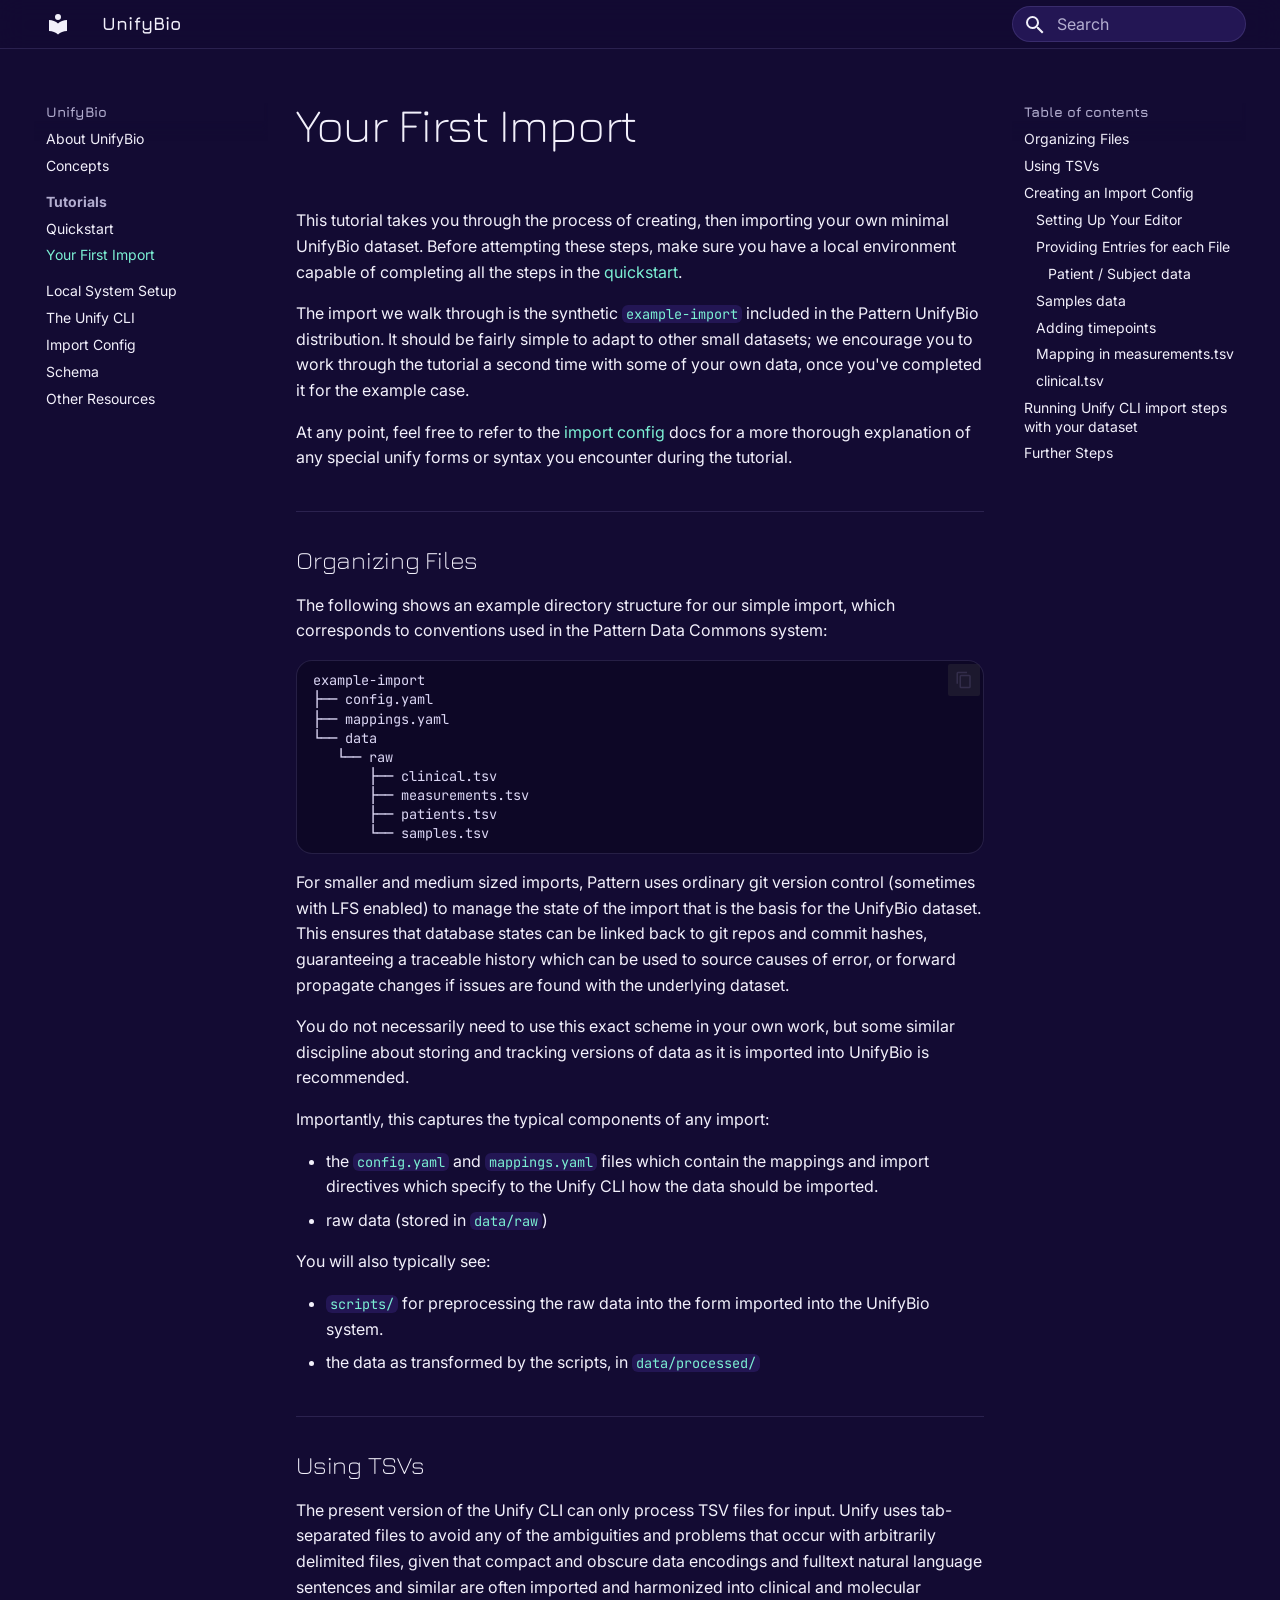
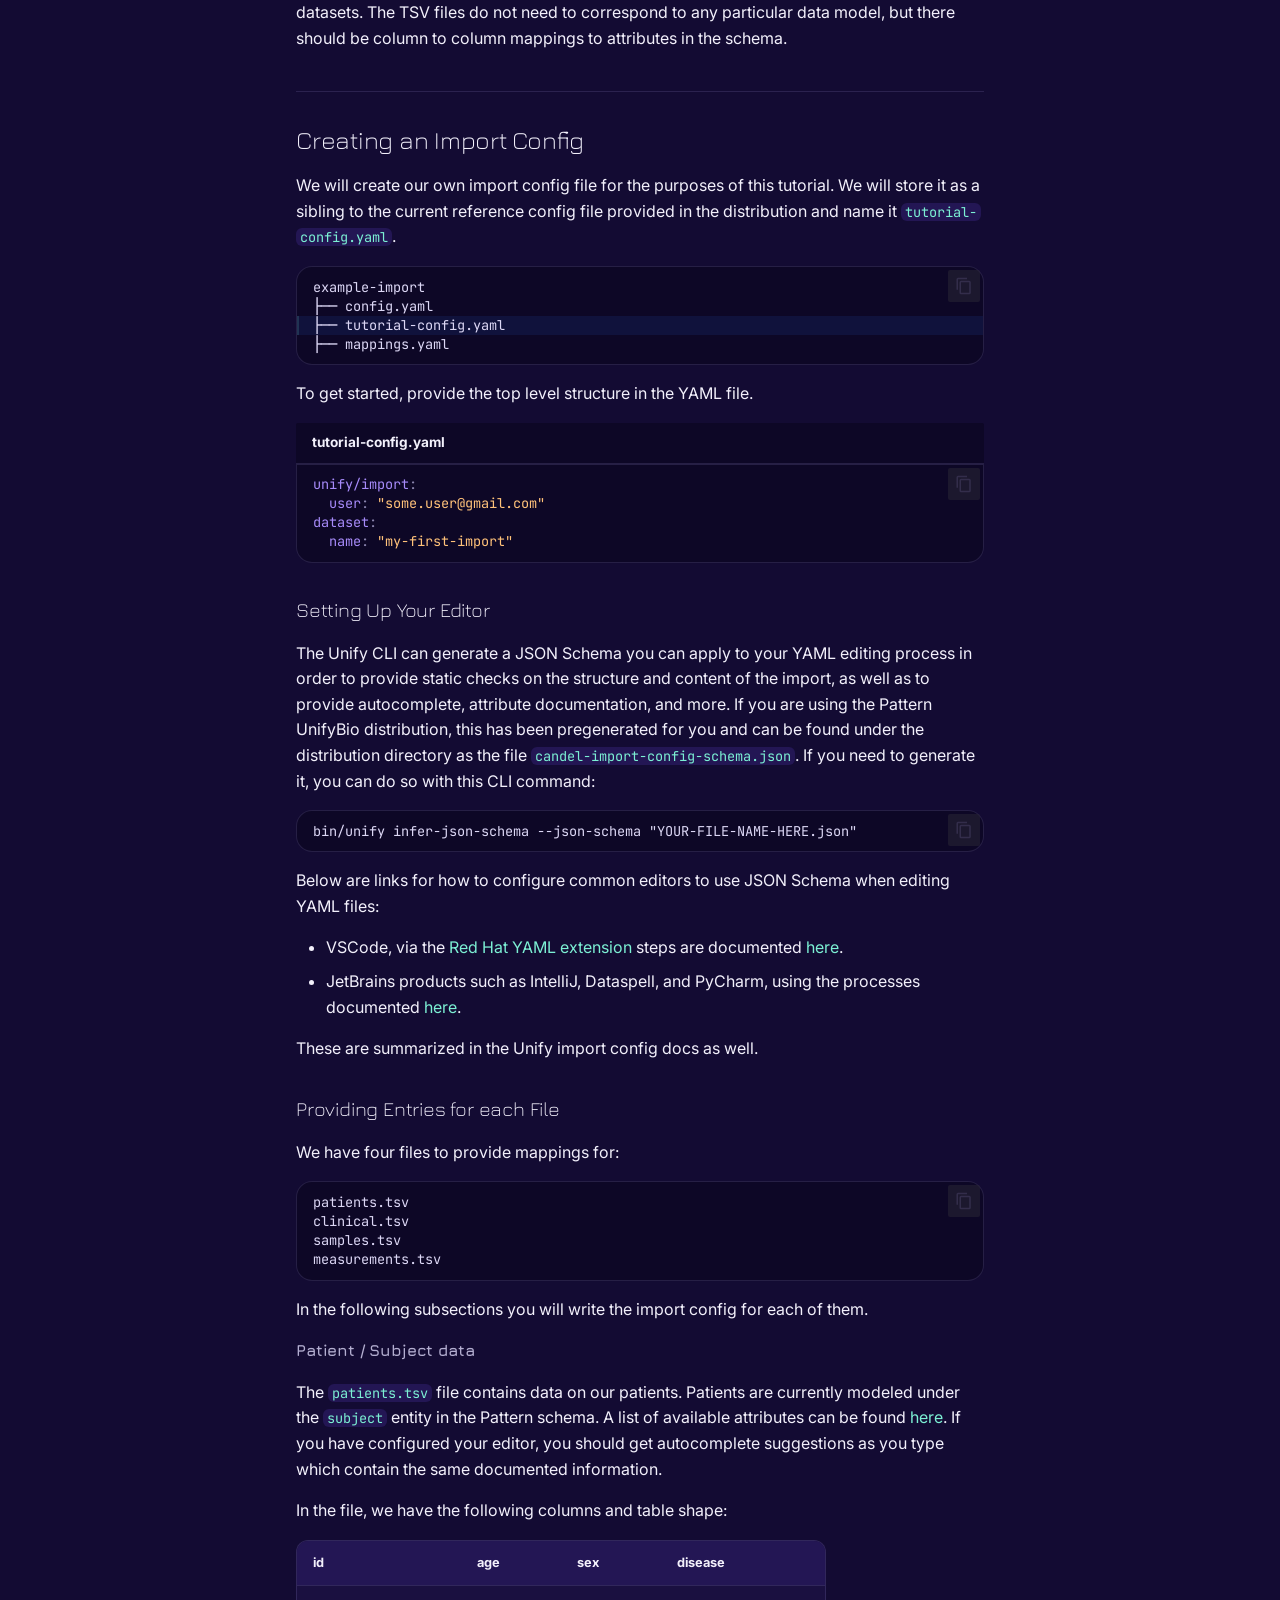
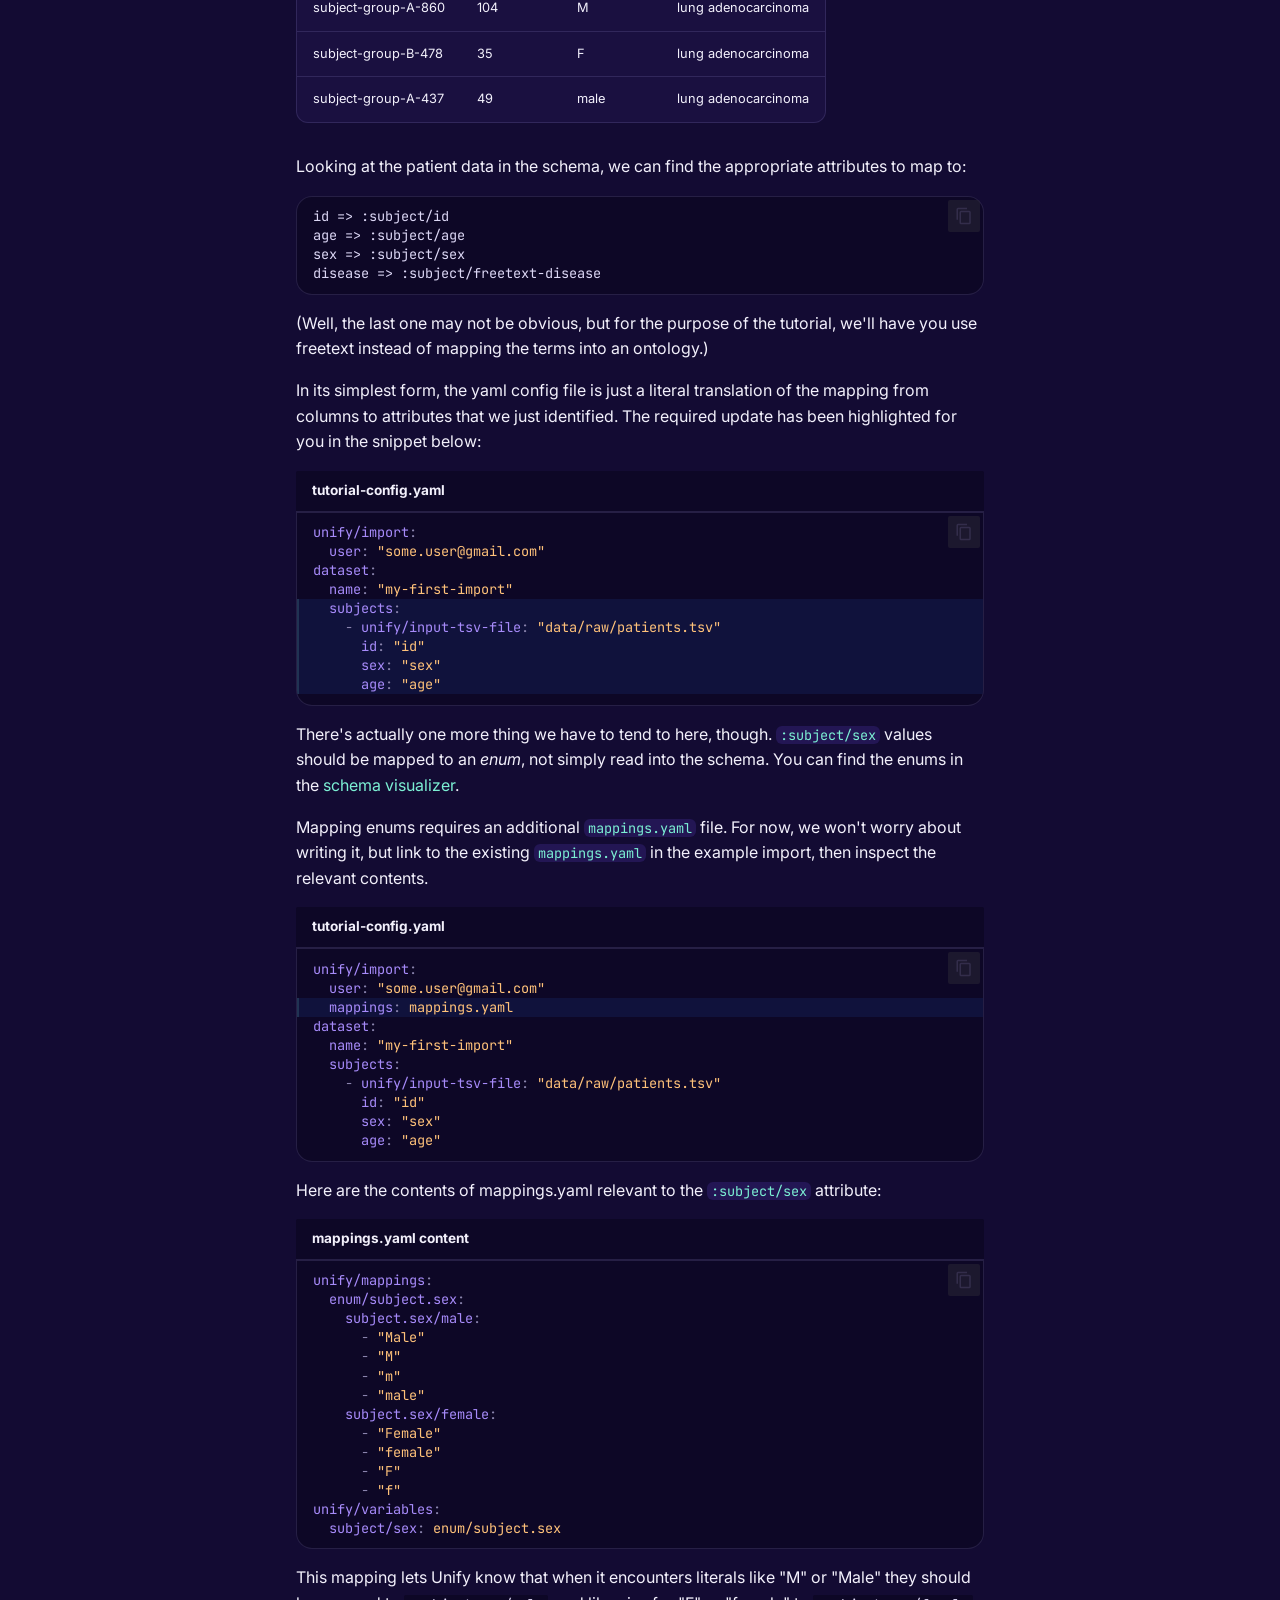
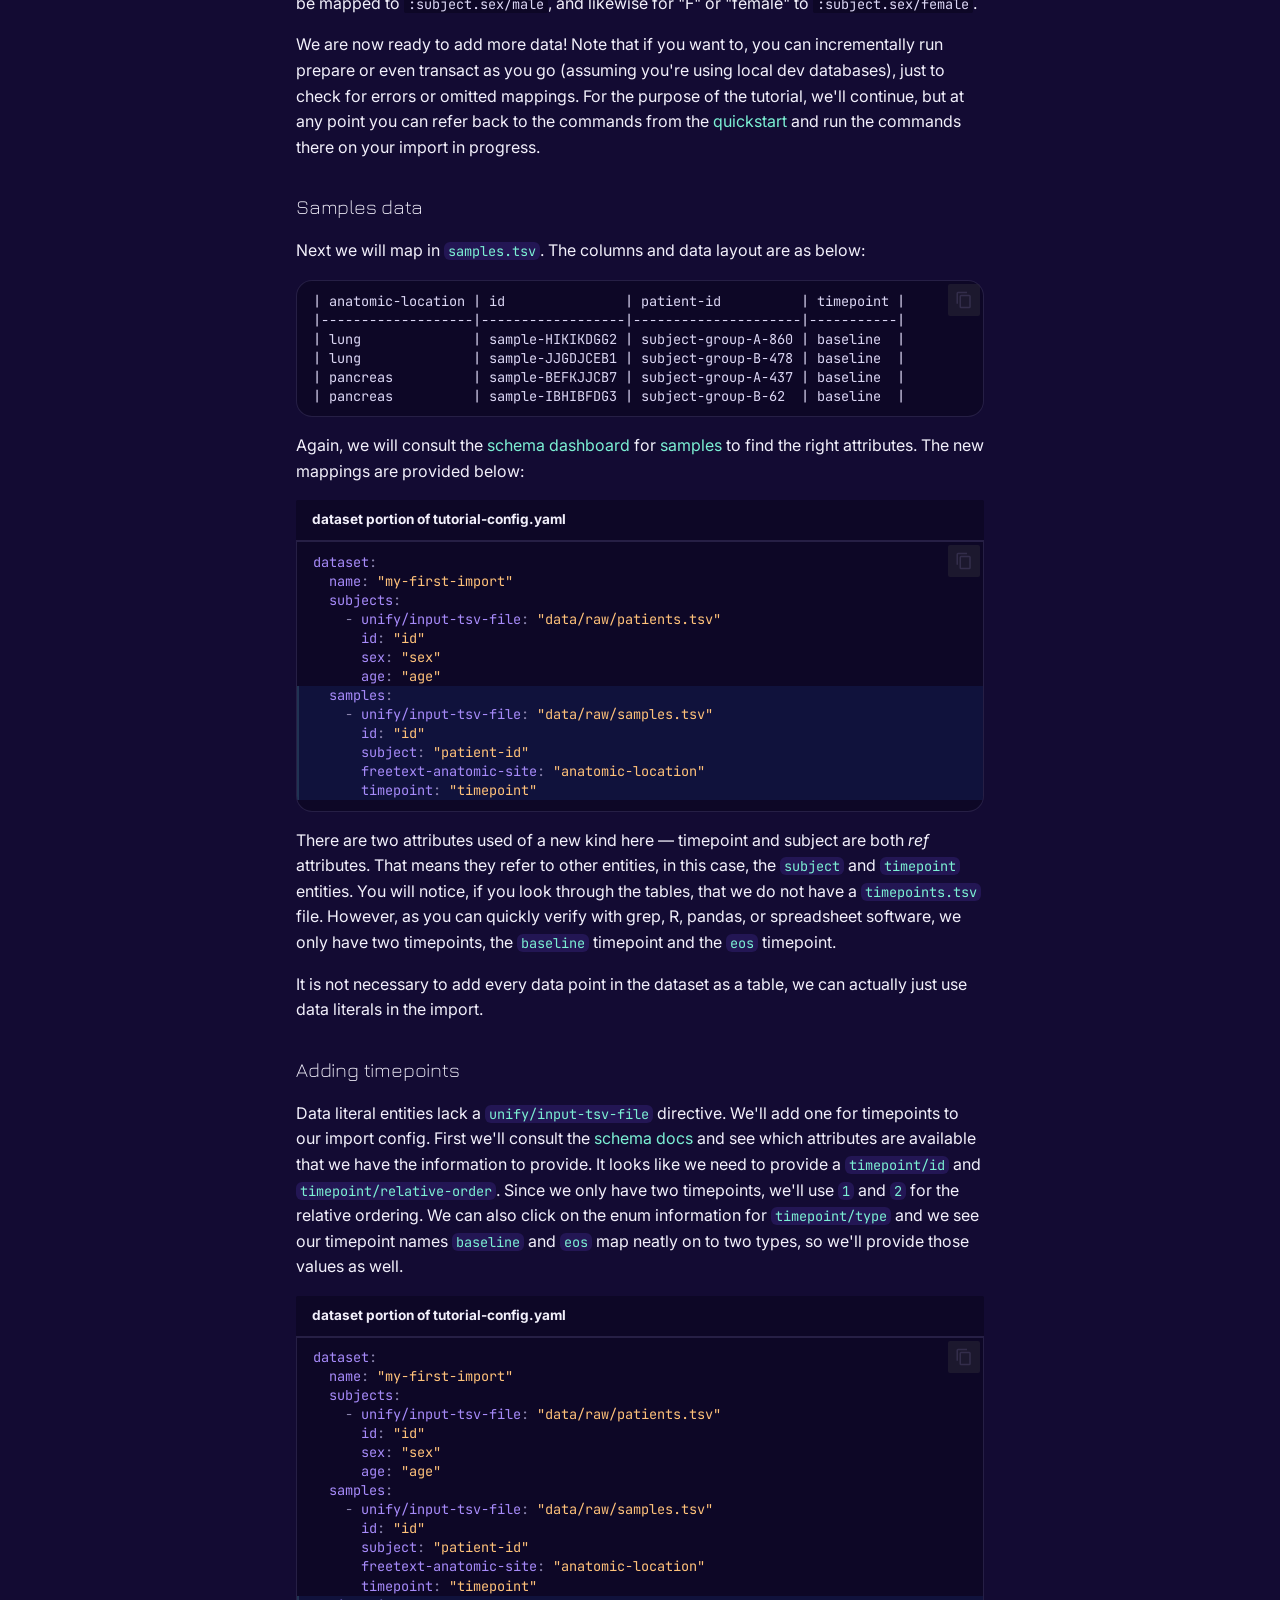
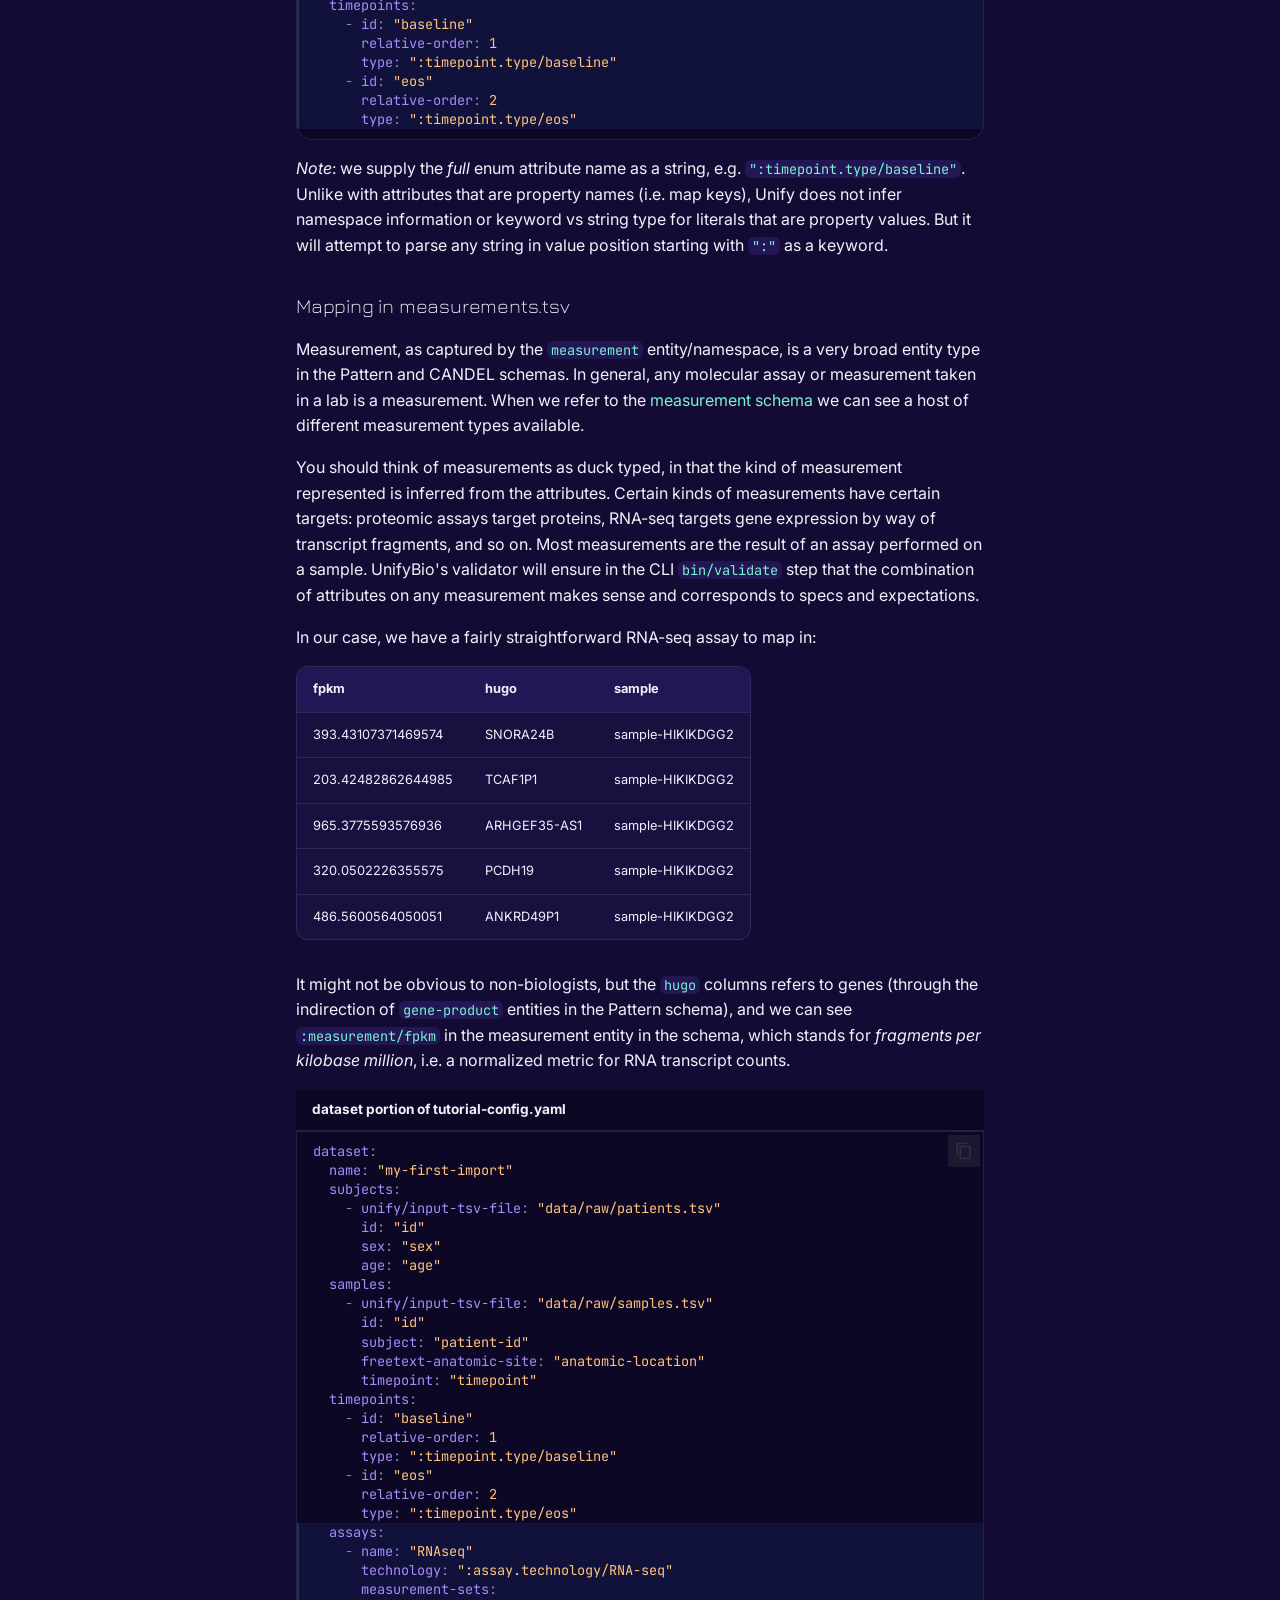
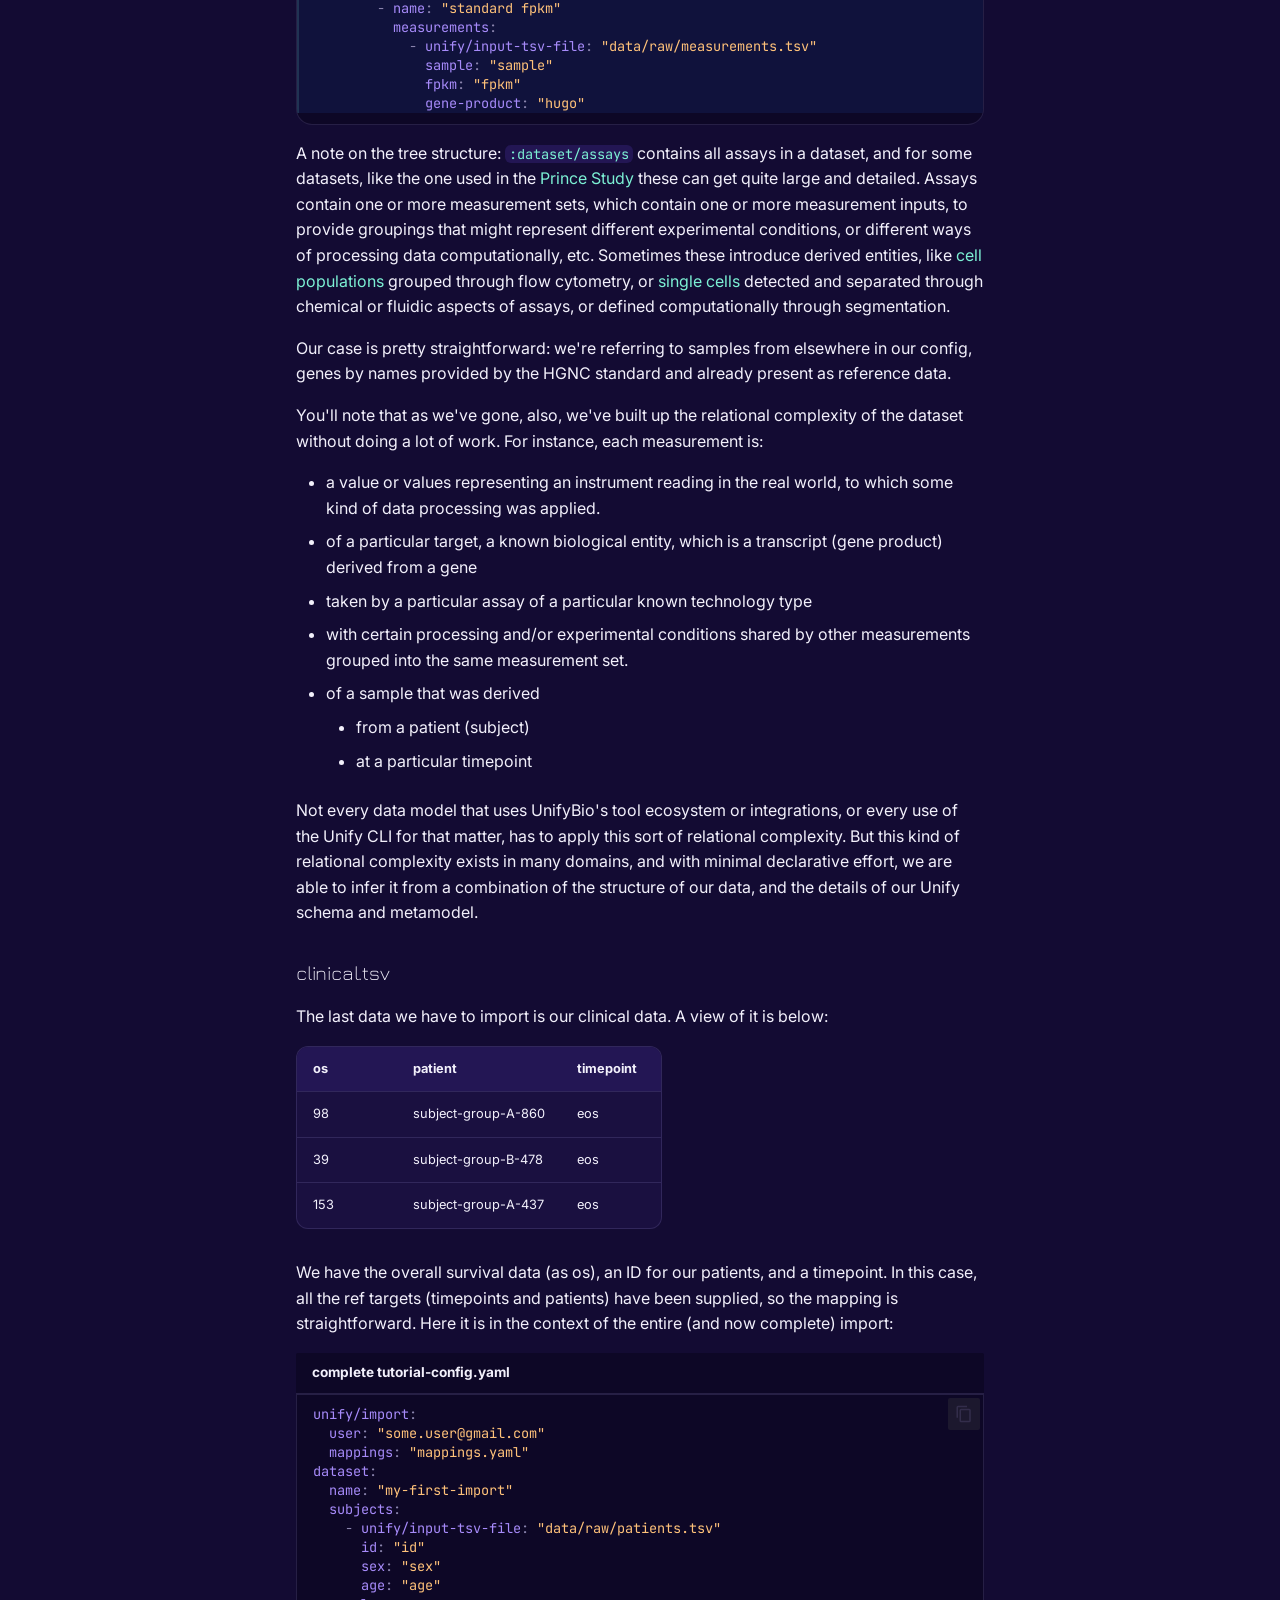
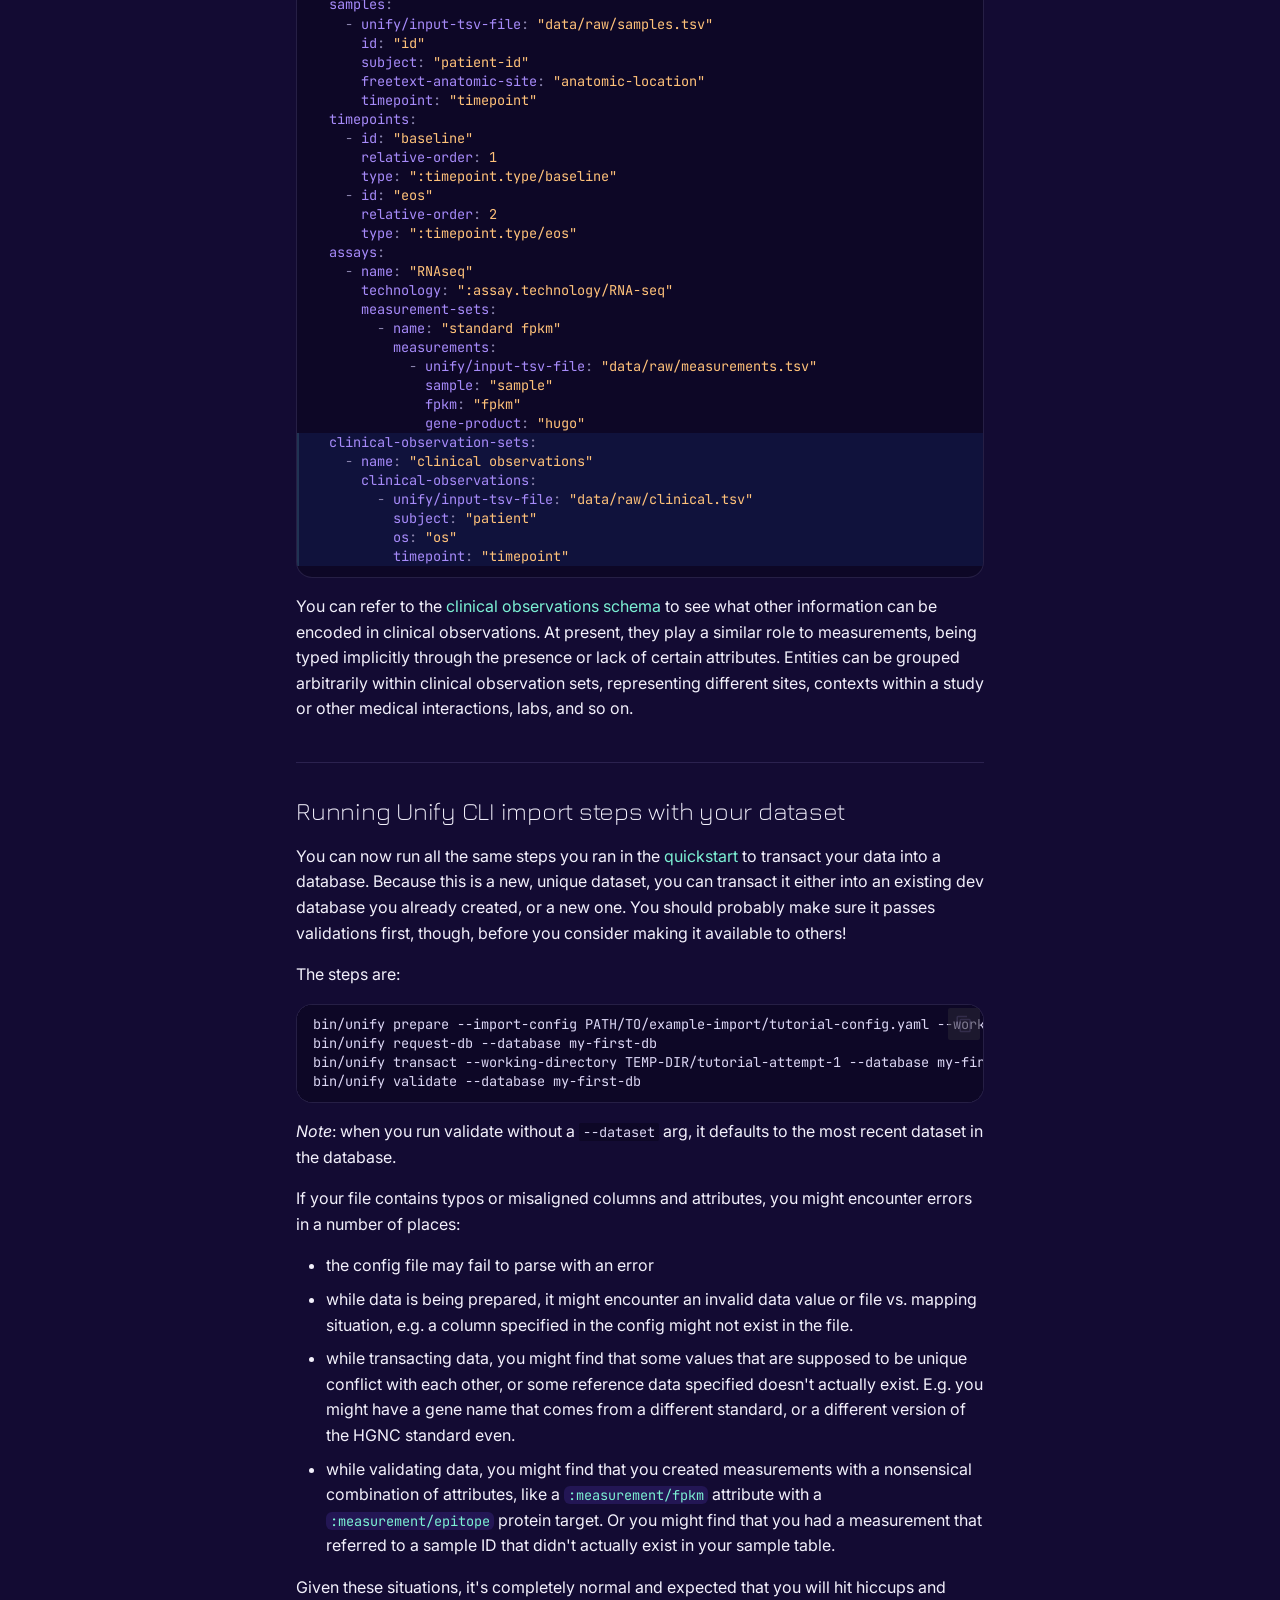
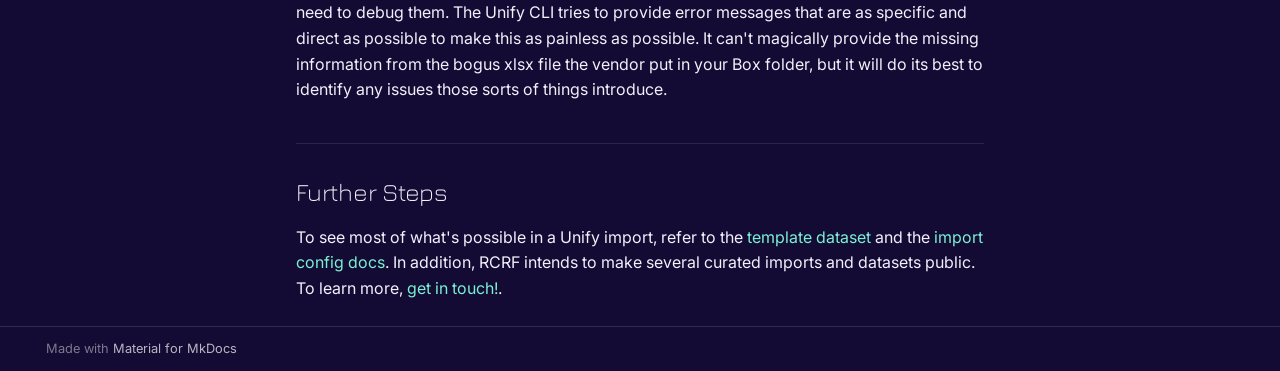
<file: tutorials/first-import/index.html>
<!doctype html>
<html lang="en" class="no-js">
  <head>
    
      <meta charset="utf-8">
      <meta name="viewport" content="width=device-width,initial-scale=1">
      
      
      
        <link rel="canonical" href="https://unifybio.github.io/tutorials/first-import/">
      
      
        <link rel="prev" href="../quickstart/">
      
      
        <link rel="next" href="../../local-system/">
      
      
        
      
      
      <link rel="icon" href="../../assets/logo.png">
      <meta name="generator" content="mkdocs-1.6.1, mkdocs-material-9.7.7">
    
    
      
        <title>Your First Import - UnifyBio</title>
      
    
    
      <link rel="stylesheet" href="../../assets/stylesheets/main.ec1eaa64.min.css">
      
        
        <link rel="stylesheet" href="../../assets/stylesheets/palette.ab4e12ef.min.css">
      
      


    
    
      
    
    
      
        
        
        <link rel="preconnect" href="https://fonts.gstatic.com" crossorigin>
        <link rel="stylesheet" href="https://fonts.googleapis.com/css?family=Inter:300,300i,400,400i,700,700i%7CJetBrains+Mono:400,400i,700,700i&display=fallback">
        <style>:root{--md-text-font:"Inter";--md-code-font:"JetBrains Mono"}</style>
      
    
    
      <link rel="stylesheet" href="../../stylesheets/extra.css">
    
    <script>__md_scope=new URL("../..",location),__md_hash=e=>[...e].reduce(((e,_)=>(e<<5)-e+_.charCodeAt(0)),0),__md_get=(e,_=localStorage,t=__md_scope)=>JSON.parse(_.getItem(t.pathname+"."+e)),__md_set=(e,_,t=localStorage,a=__md_scope)=>{try{t.setItem(a.pathname+"."+e,JSON.stringify(_))}catch(e){}}</script>
    
      

    
    
  </head>
  
  
    
    
    
    
    
    <body dir="ltr" data-md-color-scheme="slate" data-md-color-primary="custom" data-md-color-accent="custom">
  
    
    <input class="md-toggle" data-md-toggle="drawer" type="checkbox" id="__drawer" autocomplete="off">
    <input class="md-toggle" data-md-toggle="search" type="checkbox" id="__search" autocomplete="off">
    <label class="md-overlay" for="__drawer"></label>
    <div data-md-component="skip">
      
        
        <a href="#your-first-import" class="md-skip">
          Skip to content
        </a>
      
    </div>
    <div data-md-component="announce">
      
    </div>
    
    
      

  

<header class="md-header md-header--shadow" data-md-component="header">
  <nav class="md-header__inner md-grid" aria-label="Header">
    <a href="../.." title="UnifyBio" class="md-header__button md-logo" aria-label="UnifyBio" data-md-component="logo">
      
  
  <svg xmlns="http://www.w3.org/2000/svg" viewBox="0 0 24 24"><path d="M12 8a3 3 0 0 0 3-3 3 3 0 0 0-3-3 3 3 0 0 0-3 3 3 3 0 0 0 3 3m0 3.54C9.64 9.35 6.5 8 3 8v11c3.5 0 6.64 1.35 9 3.54 2.36-2.19 5.5-3.54 9-3.54V8c-3.5 0-6.64 1.35-9 3.54"/></svg>

    </a>
    <label class="md-header__button md-icon" for="__drawer">
      
      <svg xmlns="http://www.w3.org/2000/svg" viewBox="0 0 24 24"><path d="M3 6h18v2H3zm0 5h18v2H3zm0 5h18v2H3z"/></svg>
    </label>
    <div class="md-header__title" data-md-component="header-title">
      <div class="md-header__ellipsis">
        <div class="md-header__topic">
          <span class="md-ellipsis">
            UnifyBio
          </span>
        </div>
        <div class="md-header__topic" data-md-component="header-topic">
          <span class="md-ellipsis">
            
              Your First Import
            
          </span>
        </div>
      </div>
    </div>
    
      
    
    
    
    
      
      
        <label class="md-header__button md-icon" for="__search">
          
          <svg xmlns="http://www.w3.org/2000/svg" viewBox="0 0 24 24"><path d="M9.5 3A6.5 6.5 0 0 1 16 9.5c0 1.61-.59 3.09-1.56 4.23l.27.27h.79l5 5-1.5 1.5-5-5v-.79l-.27-.27A6.52 6.52 0 0 1 9.5 16 6.5 6.5 0 0 1 3 9.5 6.5 6.5 0 0 1 9.5 3m0 2C7 5 5 7 5 9.5S7 14 9.5 14 14 12 14 9.5 12 5 9.5 5"/></svg>
        </label>
        <div class="md-search" data-md-component="search" role="dialog">
  <label class="md-search__overlay" for="__search"></label>
  <div class="md-search__inner" role="search">
    <form class="md-search__form" name="search">
      <input type="text" class="md-search__input" name="query" aria-label="Search" placeholder="Search" autocapitalize="off" autocorrect="off" autocomplete="off" spellcheck="false" data-md-component="search-query" required>
      <label class="md-search__icon md-icon" for="__search">
        
        <svg xmlns="http://www.w3.org/2000/svg" viewBox="0 0 24 24"><path d="M9.5 3A6.5 6.5 0 0 1 16 9.5c0 1.61-.59 3.09-1.56 4.23l.27.27h.79l5 5-1.5 1.5-5-5v-.79l-.27-.27A6.52 6.52 0 0 1 9.5 16 6.5 6.5 0 0 1 3 9.5 6.5 6.5 0 0 1 9.5 3m0 2C7 5 5 7 5 9.5S7 14 9.5 14 14 12 14 9.5 12 5 9.5 5"/></svg>
        
        <svg xmlns="http://www.w3.org/2000/svg" viewBox="0 0 24 24"><path d="M20 11v2H8l5.5 5.5-1.42 1.42L4.16 12l7.92-7.92L13.5 5.5 8 11z"/></svg>
      </label>
      <nav class="md-search__options" aria-label="Search">
        
        <button type="reset" class="md-search__icon md-icon" title="Clear" aria-label="Clear" tabindex="-1">
          
          <svg xmlns="http://www.w3.org/2000/svg" viewBox="0 0 24 24"><path d="M19 6.41 17.59 5 12 10.59 6.41 5 5 6.41 10.59 12 5 17.59 6.41 19 12 13.41 17.59 19 19 17.59 13.41 12z"/></svg>
        </button>
      </nav>
      
    </form>
    <div class="md-search__output">
      <div class="md-search__scrollwrap" tabindex="0" data-md-scrollfix>
        <div class="md-search-result" data-md-component="search-result">
          <div class="md-search-result__meta">
            Initializing search
          </div>
          <ol class="md-search-result__list" role="presentation"></ol>
        </div>
      </div>
    </div>
  </div>
</div>
      
    
    
  </nav>
  
</header>
    
    <div class="md-container" data-md-component="container">
      
      
        
          
        
      
      <main class="md-main" data-md-component="main">
        <div class="md-main__inner md-grid">
          
            
              
              <div class="md-sidebar md-sidebar--primary" data-md-component="sidebar" data-md-type="navigation" >
                <div class="md-sidebar__scrollwrap">
                  <div class="md-sidebar__inner">
                    



<nav class="md-nav md-nav--primary" aria-label="Navigation" data-md-level="0">
  <label class="md-nav__title" for="__drawer">
    <a href="../.." title="UnifyBio" class="md-nav__button md-logo" aria-label="UnifyBio" data-md-component="logo">
      
  
  <svg xmlns="http://www.w3.org/2000/svg" viewBox="0 0 24 24"><path d="M12 8a3 3 0 0 0 3-3 3 3 0 0 0-3-3 3 3 0 0 0-3 3 3 3 0 0 0 3 3m0 3.54C9.64 9.35 6.5 8 3 8v11c3.5 0 6.64 1.35 9 3.54 2.36-2.19 5.5-3.54 9-3.54V8c-3.5 0-6.64 1.35-9 3.54"/></svg>

    </a>
    UnifyBio
  </label>
  
  <ul class="md-nav__list" data-md-scrollfix>
    
      
      
  
  
  
  
    <li class="md-nav__item">
      <a href="../.." class="md-nav__link">
        
  
  
  <span class="md-ellipsis">
    
  
    About UnifyBio
  

    
  </span>
  
  

      </a>
    </li>
  

    
      
      
  
  
  
  
    <li class="md-nav__item">
      <a href="../../concepts/" class="md-nav__link">
        
  
  
  <span class="md-ellipsis">
    
  
    Concepts
  

    
  </span>
  
  

      </a>
    </li>
  

    
      
      
  
  
    
  
  
  
    
    
    
    
      
        
        
      
    
    
    <li class="md-nav__item md-nav__item--active md-nav__item--section md-nav__item--nested">
      
        
        
        <input class="md-nav__toggle md-toggle " type="checkbox" id="__nav_3" checked>
        
          
          <label class="md-nav__link" for="__nav_3" id="__nav_3_label" tabindex="">
            
  
  
  <span class="md-ellipsis">
    
  
    Tutorials
  

    
  </span>
  
  

            <span class="md-nav__icon md-icon"></span>
          </label>
        
        <nav class="md-nav" data-md-level="1" aria-labelledby="__nav_3_label" aria-expanded="true">
          <label class="md-nav__title" for="__nav_3">
            <span class="md-nav__icon md-icon"></span>
            
  
    Tutorials
  

          </label>
          <ul class="md-nav__list" data-md-scrollfix>
            
              
                
  
  
  
  
    <li class="md-nav__item">
      <a href="../quickstart/" class="md-nav__link">
        
  
  
  <span class="md-ellipsis">
    
  
    Quickstart
  

    
  </span>
  
  

      </a>
    </li>
  

              
            
              
                
  
  
    
  
  
  
    <li class="md-nav__item md-nav__item--active">
      
      <input class="md-nav__toggle md-toggle" type="checkbox" id="__toc">
      
      
        
      
      
        <label class="md-nav__link md-nav__link--active" for="__toc">
          
  
  
  <span class="md-ellipsis">
    
  
    Your First Import
  

    
  </span>
  
  

          <span class="md-nav__icon md-icon"></span>
        </label>
      
      <a href="./" class="md-nav__link md-nav__link--active">
        
  
  
  <span class="md-ellipsis">
    
  
    Your First Import
  

    
  </span>
  
  

      </a>
      
        

<nav class="md-nav md-nav--secondary" aria-label="Table of contents">
  
  
  
    
  
  
    <label class="md-nav__title" for="__toc">
      <span class="md-nav__icon md-icon"></span>
      Table of contents
    </label>
    <ul class="md-nav__list" data-md-component="toc" data-md-scrollfix>
      
        <li class="md-nav__item">
  <a href="#organizing-files" class="md-nav__link">
    <span class="md-ellipsis">
      
        Organizing Files
      
    </span>
  </a>
  
</li>
      
        <li class="md-nav__item">
  <a href="#using-tsvs" class="md-nav__link">
    <span class="md-ellipsis">
      
        Using TSVs
      
    </span>
  </a>
  
</li>
      
        <li class="md-nav__item">
  <a href="#creating-an-import-config" class="md-nav__link">
    <span class="md-ellipsis">
      
        Creating an Import Config
      
    </span>
  </a>
  
    <nav class="md-nav" aria-label="Creating an Import Config">
      <ul class="md-nav__list">
        
          <li class="md-nav__item">
  <a href="#setting-up-your-editor" class="md-nav__link">
    <span class="md-ellipsis">
      
        Setting Up Your Editor
      
    </span>
  </a>
  
</li>
        
          <li class="md-nav__item">
  <a href="#providing-entries-for-each-file" class="md-nav__link">
    <span class="md-ellipsis">
      
        Providing Entries for each File
      
    </span>
  </a>
  
    <nav class="md-nav" aria-label="Providing Entries for each File">
      <ul class="md-nav__list">
        
          <li class="md-nav__item">
  <a href="#patient-subject-data" class="md-nav__link">
    <span class="md-ellipsis">
      
        Patient / Subject data
      
    </span>
  </a>
  
</li>
        
      </ul>
    </nav>
  
</li>
        
          <li class="md-nav__item">
  <a href="#samples-data" class="md-nav__link">
    <span class="md-ellipsis">
      
        Samples data
      
    </span>
  </a>
  
</li>
        
          <li class="md-nav__item">
  <a href="#adding-timepoints" class="md-nav__link">
    <span class="md-ellipsis">
      
        Adding timepoints
      
    </span>
  </a>
  
</li>
        
          <li class="md-nav__item">
  <a href="#mapping-in-measurementstsv" class="md-nav__link">
    <span class="md-ellipsis">
      
        Mapping in measurements.tsv
      
    </span>
  </a>
  
</li>
        
          <li class="md-nav__item">
  <a href="#clinicaltsv" class="md-nav__link">
    <span class="md-ellipsis">
      
        clinical.tsv
      
    </span>
  </a>
  
</li>
        
      </ul>
    </nav>
  
</li>
      
        <li class="md-nav__item">
  <a href="#running-unify-cli-import-steps-with-your-dataset" class="md-nav__link">
    <span class="md-ellipsis">
      
        Running Unify CLI import steps with your dataset
      
    </span>
  </a>
  
</li>
      
        <li class="md-nav__item">
  <a href="#further-steps" class="md-nav__link">
    <span class="md-ellipsis">
      
        Further Steps
      
    </span>
  </a>
  
</li>
      
    </ul>
  
</nav>
      
    </li>
  

              
            
          </ul>
        </nav>
      
    </li>
  

    
      
      
  
  
  
  
    <li class="md-nav__item">
      <a href="../../local-system/" class="md-nav__link">
        
  
  
  <span class="md-ellipsis">
    
  
    Local System Setup
  

    
  </span>
  
  

      </a>
    </li>
  

    
      
      
  
  
  
  
    <li class="md-nav__item">
      <a href="../../unify-cli/" class="md-nav__link">
        
  
  
  <span class="md-ellipsis">
    
  
    The Unify CLI
  

    
  </span>
  
  

      </a>
    </li>
  

    
      
      
  
  
  
  
    <li class="md-nav__item">
      <a href="../../import-config/" class="md-nav__link">
        
  
  
  <span class="md-ellipsis">
    
  
    Import Config
  

    
  </span>
  
  

      </a>
    </li>
  

    
      
      
  
  
  
  
    <li class="md-nav__item">
      <a href="../../schema/" class="md-nav__link">
        
  
  
  <span class="md-ellipsis">
    
  
    Schema
  

    
  </span>
  
  

      </a>
    </li>
  

    
      
      
  
  
  
  
    <li class="md-nav__item">
      <a href="../../other-resources/" class="md-nav__link">
        
  
  
  <span class="md-ellipsis">
    
  
    Other Resources
  

    
  </span>
  
  

      </a>
    </li>
  

    
  </ul>
</nav>
                  </div>
                </div>
              </div>
            
            
              
              <div class="md-sidebar md-sidebar--secondary" data-md-component="sidebar" data-md-type="toc" >
                <div class="md-sidebar__scrollwrap">
                  <div class="md-sidebar__inner">
                    

<nav class="md-nav md-nav--secondary" aria-label="Table of contents">
  
  
  
    
  
  
    <label class="md-nav__title" for="__toc">
      <span class="md-nav__icon md-icon"></span>
      Table of contents
    </label>
    <ul class="md-nav__list" data-md-component="toc" data-md-scrollfix>
      
        <li class="md-nav__item">
  <a href="#organizing-files" class="md-nav__link">
    <span class="md-ellipsis">
      
        Organizing Files
      
    </span>
  </a>
  
</li>
      
        <li class="md-nav__item">
  <a href="#using-tsvs" class="md-nav__link">
    <span class="md-ellipsis">
      
        Using TSVs
      
    </span>
  </a>
  
</li>
      
        <li class="md-nav__item">
  <a href="#creating-an-import-config" class="md-nav__link">
    <span class="md-ellipsis">
      
        Creating an Import Config
      
    </span>
  </a>
  
    <nav class="md-nav" aria-label="Creating an Import Config">
      <ul class="md-nav__list">
        
          <li class="md-nav__item">
  <a href="#setting-up-your-editor" class="md-nav__link">
    <span class="md-ellipsis">
      
        Setting Up Your Editor
      
    </span>
  </a>
  
</li>
        
          <li class="md-nav__item">
  <a href="#providing-entries-for-each-file" class="md-nav__link">
    <span class="md-ellipsis">
      
        Providing Entries for each File
      
    </span>
  </a>
  
    <nav class="md-nav" aria-label="Providing Entries for each File">
      <ul class="md-nav__list">
        
          <li class="md-nav__item">
  <a href="#patient-subject-data" class="md-nav__link">
    <span class="md-ellipsis">
      
        Patient / Subject data
      
    </span>
  </a>
  
</li>
        
      </ul>
    </nav>
  
</li>
        
          <li class="md-nav__item">
  <a href="#samples-data" class="md-nav__link">
    <span class="md-ellipsis">
      
        Samples data
      
    </span>
  </a>
  
</li>
        
          <li class="md-nav__item">
  <a href="#adding-timepoints" class="md-nav__link">
    <span class="md-ellipsis">
      
        Adding timepoints
      
    </span>
  </a>
  
</li>
        
          <li class="md-nav__item">
  <a href="#mapping-in-measurementstsv" class="md-nav__link">
    <span class="md-ellipsis">
      
        Mapping in measurements.tsv
      
    </span>
  </a>
  
</li>
        
          <li class="md-nav__item">
  <a href="#clinicaltsv" class="md-nav__link">
    <span class="md-ellipsis">
      
        clinical.tsv
      
    </span>
  </a>
  
</li>
        
      </ul>
    </nav>
  
</li>
      
        <li class="md-nav__item">
  <a href="#running-unify-cli-import-steps-with-your-dataset" class="md-nav__link">
    <span class="md-ellipsis">
      
        Running Unify CLI import steps with your dataset
      
    </span>
  </a>
  
</li>
      
        <li class="md-nav__item">
  <a href="#further-steps" class="md-nav__link">
    <span class="md-ellipsis">
      
        Further Steps
      
    </span>
  </a>
  
</li>
      
    </ul>
  
</nav>
                  </div>
                </div>
              </div>
            
          
          
            <div class="md-content" data-md-component="content">
              
              <article class="md-content__inner md-typeset">
                
                  



<h1 id="your-first-import">Your First Import</h1>
<p>This tutorial takes you through the process of creating, then importing your own
minimal UnifyBio dataset. Before attempting these steps, make sure you have a
local environment capable of completing all the steps in the <a href="../quickstart/">quickstart</a>.</p>
<p>The import we walk through is the synthetic <code>example-import</code> included in the
Pattern UnifyBio distribution. It should be fairly simple to adapt to other
small datasets; we encourage you to work through the tutorial a second time
with some of your own data, once you've completed it for the example case.</p>
<p>At any point, feel free to refer to the <a href="../../import-config/">import config</a> docs
for a more thorough explanation of any special unify forms or syntax you encounter
during the tutorial.</p>
<h2 id="organizing-files">Organizing Files</h2>
<p>The following shows an example directory structure for our simple import, which corresponds
to conventions used in the Pattern Data Commons system:</p>
<div class="language-text highlight"><pre><span></span><code><span id="__span-0-1"><a id="__codelineno-0-1" name="__codelineno-0-1" href="#__codelineno-0-1"></a>example-import
</span><span id="__span-0-2"><a id="__codelineno-0-2" name="__codelineno-0-2" href="#__codelineno-0-2"></a>├── config.yaml
</span><span id="__span-0-3"><a id="__codelineno-0-3" name="__codelineno-0-3" href="#__codelineno-0-3"></a>├── mappings.yaml
</span><span id="__span-0-4"><a id="__codelineno-0-4" name="__codelineno-0-4" href="#__codelineno-0-4"></a>└── data
</span><span id="__span-0-5"><a id="__codelineno-0-5" name="__codelineno-0-5" href="#__codelineno-0-5"></a>   └── raw
</span><span id="__span-0-6"><a id="__codelineno-0-6" name="__codelineno-0-6" href="#__codelineno-0-6"></a>       ├── clinical.tsv
</span><span id="__span-0-7"><a id="__codelineno-0-7" name="__codelineno-0-7" href="#__codelineno-0-7"></a>       ├── measurements.tsv
</span><span id="__span-0-8"><a id="__codelineno-0-8" name="__codelineno-0-8" href="#__codelineno-0-8"></a>       ├── patients.tsv
</span><span id="__span-0-9"><a id="__codelineno-0-9" name="__codelineno-0-9" href="#__codelineno-0-9"></a>       └── samples.tsv
</span></code></pre></div>
<p>For smaller and medium sized imports, Pattern uses ordinary git version control (sometimes with LFS enabled)
to manage the state of the import that is the basis for the UnifyBio dataset. This ensures that database
states can be linked back to git repos and commit hashes, guaranteeing a traceable history which can be used to
source causes of error, or forward propagate changes if issues are found with the underlying dataset.</p>
<p>You do not necessarily need to use this exact scheme in your own work, but some similar
discipline about storing and tracking versions of data as it is imported into UnifyBio is recommended.</p>
<p>Importantly, this captures the typical components of any import:</p>
<ul>
<li>the <code>config.yaml</code> and <code>mappings.yaml</code> files which contain the mappings and import directives which
  specify to the Unify CLI how the data should be imported.</li>
<li>raw data (stored in <code>data/raw</code>)</li>
</ul>
<p>You will also typically see:</p>
<ul>
<li><code>scripts/</code> for preprocessing the raw data into the form imported into the UnifyBio system.</li>
<li>the data as transformed by the scripts, in <code>data/processed/</code></li>
</ul>
<h2 id="using-tsvs">Using TSVs</h2>
<p>The present version of the Unify CLI can only process TSV files for input. Unify uses tab-separated files
to avoid any of the ambiguities and problems that occur with arbitrarily delimited files, given that
compact and obscure data encodings and fulltext natural language sentences and similar are often 
imported and harmonized into clinical and molecular datasets. The TSV files do not need to
correspond to any particular data model, but there should be column to column mappings to attributes
in the schema.</p>
<h2 id="creating-an-import-config">Creating an Import Config</h2>
<p>We will create our own import config file for the purposes of this tutorial. We will store it
as a sibling to the current reference config file provided in the distribution and name it
<code>tutorial-config.yaml</code>.</p>
<div class="language-text highlight"><pre><span></span><code><span id="__span-1-1"><a id="__codelineno-1-1" name="__codelineno-1-1" href="#__codelineno-1-1"></a>example-import
</span><span id="__span-1-2"><a id="__codelineno-1-2" name="__codelineno-1-2" href="#__codelineno-1-2"></a>├── config.yaml
</span><span id="__span-1-3"><a id="__codelineno-1-3" name="__codelineno-1-3" href="#__codelineno-1-3"></a><span class="hll">├── tutorial-config.yaml
</span></span><span id="__span-1-4"><a id="__codelineno-1-4" name="__codelineno-1-4" href="#__codelineno-1-4"></a>├── mappings.yaml
</span></code></pre></div>
<p>To get started, provide the top level structure in the YAML file.</p>
<div class="language-yaml highlight"><span class="filename">tutorial-config.yaml</span><pre><span></span><code><span id="__span-2-1"><a id="__codelineno-2-1" name="__codelineno-2-1" href="#__codelineno-2-1"></a><span class="nt">unify/import</span><span class="p">:</span>
</span><span id="__span-2-2"><a id="__codelineno-2-2" name="__codelineno-2-2" href="#__codelineno-2-2"></a><span class="w">  </span><span class="nt">user</span><span class="p">:</span><span class="w"> </span><span class="s">"some.user@gmail.com"</span>
</span><span id="__span-2-3"><a id="__codelineno-2-3" name="__codelineno-2-3" href="#__codelineno-2-3"></a><span class="nt">dataset</span><span class="p">:</span>
</span><span id="__span-2-4"><a id="__codelineno-2-4" name="__codelineno-2-4" href="#__codelineno-2-4"></a><span class="w">  </span><span class="nt">name</span><span class="p">:</span><span class="w"> </span><span class="s">"my-first-import"</span>
</span></code></pre></div>
<h3 id="setting-up-your-editor">Setting Up Your Editor</h3>
<p>The Unify CLI can generate a JSON Schema you can apply to your YAML editing process in
order to provide static checks on the structure and content of the import, as well as
to provide autocomplete, attribute documentation, and more. If you are using the Pattern UnifyBio distribution,
this has been pregenerated for you and can be found under the distribution directory
as the file <code>candel-import-config-schema.json</code>. If you need to generate it, you can do so
with this CLI command:</p>
<div class="language-text highlight"><pre><span></span><code><span id="__span-3-1"><a id="__codelineno-3-1" name="__codelineno-3-1" href="#__codelineno-3-1"></a>bin/unify infer-json-schema --json-schema "YOUR-FILE-NAME-HERE.json"
</span></code></pre></div>
<p>Below are links for how to configure common editors to use JSON Schema when editing YAML files:</p>
<ul>
<li>VSCode, via the <a href="https://marketplace.visualstudio.com/items?itemName=redhat.vscode-yaml">Red Hat YAML extension</a>
  steps are documented <a href="https://developers.redhat.com/blog/2020/11/25/how-to-configure-yaml-schema-to-make-editing-files-easier">here</a>.</li>
<li>JetBrains products such as IntelliJ, Dataspell, and PyCharm, using the processes documented
<a href="https://www.jetbrains.com/help/idea/yaml.html#json_schema">here</a>.</li>
</ul>
<p>These are summarized in the Unify import config docs as well.</p>
<h3 id="providing-entries-for-each-file">Providing Entries for each File</h3>
<p>We have four files to provide mappings for:</p>
<div class="language-text highlight"><pre><span></span><code><span id="__span-4-1"><a id="__codelineno-4-1" name="__codelineno-4-1" href="#__codelineno-4-1"></a>patients.tsv
</span><span id="__span-4-2"><a id="__codelineno-4-2" name="__codelineno-4-2" href="#__codelineno-4-2"></a>clinical.tsv
</span><span id="__span-4-3"><a id="__codelineno-4-3" name="__codelineno-4-3" href="#__codelineno-4-3"></a>samples.tsv
</span><span id="__span-4-4"><a id="__codelineno-4-4" name="__codelineno-4-4" href="#__codelineno-4-4"></a>measurements.tsv
</span></code></pre></div>
<p>In the following subsections you will write the import config for each of them.</p>
<h4 id="patient-subject-data">Patient / Subject data</h4>
<p>The <code>patients.tsv</code> file contains data on our patients. Patients are currently modeled
under the <code>subject</code> entity in the Pattern schema. A list of available attributes can
be found <a href="http://rcrf-data-commons-dashboard--env.eba-t2nvd7ac.us-east-1.elasticbeanstalk.com/schema/1.3.1/subject.html">here</a>.
If you have configured your editor, you should get autocomplete suggestions as you type
which contain the same documented information.</p>
<p>In the file, we have the following columns and table shape:</p>
<table>
<thead>
<tr>
<th>id</th>
<th>age</th>
<th>sex</th>
<th>disease</th>
</tr>
</thead>
<tbody>
<tr>
<td>subject-group-A-860</td>
<td>104</td>
<td>M</td>
<td>lung adenocarcinoma</td>
</tr>
<tr>
<td>subject-group-B-478</td>
<td>35</td>
<td>F</td>
<td>lung adenocarcinoma</td>
</tr>
<tr>
<td>subject-group-A-437</td>
<td>49</td>
<td>male</td>
<td>lung adenocarcinoma</td>
</tr>
</tbody>
</table>
<p>Looking at the patient data in the schema, we can find the appropriate attributes to map to:</p>
<div class="language-text highlight"><pre><span></span><code><span id="__span-5-1"><a id="__codelineno-5-1" name="__codelineno-5-1" href="#__codelineno-5-1"></a>id =&gt; :subject/id
</span><span id="__span-5-2"><a id="__codelineno-5-2" name="__codelineno-5-2" href="#__codelineno-5-2"></a>age =&gt; :subject/age
</span><span id="__span-5-3"><a id="__codelineno-5-3" name="__codelineno-5-3" href="#__codelineno-5-3"></a>sex =&gt; :subject/sex
</span><span id="__span-5-4"><a id="__codelineno-5-4" name="__codelineno-5-4" href="#__codelineno-5-4"></a>disease =&gt; :subject/freetext-disease
</span></code></pre></div>
<p>(Well, the last one may not be obvious, but for the purpose of the tutorial, we'll have you
use freetext instead of mapping the terms into an ontology.)</p>
<p>In its simplest form, the yaml config file is just a literal translation of the
mapping from columns to attributes that we just identified. The required update
has been highlighted for you in the snippet below:</p>
<div class="language-yaml highlight"><span class="filename">tutorial-config.yaml</span><pre><span></span><code><span id="__span-6-1"><a id="__codelineno-6-1" name="__codelineno-6-1" href="#__codelineno-6-1"></a><span class="nt">unify/import</span><span class="p">:</span>
</span><span id="__span-6-2"><a id="__codelineno-6-2" name="__codelineno-6-2" href="#__codelineno-6-2"></a><span class="w">  </span><span class="nt">user</span><span class="p">:</span><span class="w"> </span><span class="s">"some.user@gmail.com"</span>
</span><span id="__span-6-3"><a id="__codelineno-6-3" name="__codelineno-6-3" href="#__codelineno-6-3"></a><span class="nt">dataset</span><span class="p">:</span>
</span><span id="__span-6-4"><a id="__codelineno-6-4" name="__codelineno-6-4" href="#__codelineno-6-4"></a><span class="w">  </span><span class="nt">name</span><span class="p">:</span><span class="w"> </span><span class="s">"my-first-import"</span>
</span><span id="__span-6-5"><a id="__codelineno-6-5" name="__codelineno-6-5" href="#__codelineno-6-5"></a><span class="hll"><span class="w">  </span><span class="nt">subjects</span><span class="p">:</span>
</span></span><span id="__span-6-6"><a id="__codelineno-6-6" name="__codelineno-6-6" href="#__codelineno-6-6"></a><span class="hll"><span class="w">    </span><span class="p p-Indicator">-</span><span class="w"> </span><span class="nt">unify/input-tsv-file</span><span class="p">:</span><span class="w"> </span><span class="s">"data/raw/patients.tsv"</span>
</span></span><span id="__span-6-7"><a id="__codelineno-6-7" name="__codelineno-6-7" href="#__codelineno-6-7"></a><span class="hll"><span class="w">      </span><span class="nt">id</span><span class="p">:</span><span class="w"> </span><span class="s">"id"</span>
</span></span><span id="__span-6-8"><a id="__codelineno-6-8" name="__codelineno-6-8" href="#__codelineno-6-8"></a><span class="hll"><span class="w">      </span><span class="nt">sex</span><span class="p">:</span><span class="w"> </span><span class="s">"sex"</span>
</span></span><span id="__span-6-9"><a id="__codelineno-6-9" name="__codelineno-6-9" href="#__codelineno-6-9"></a><span class="hll"><span class="w">      </span><span class="nt">age</span><span class="p">:</span><span class="w"> </span><span class="s">"age"</span>
</span></span></code></pre></div>
<p>There's actually one more thing we have to tend to here, though. <code>:subject/sex</code>
values should be mapped to an <em>enum</em>, not simply read into the schema. You can
find the enums in the <a href="http://rcrf-data-commons-dashboard--env.eba-t2nvd7ac.us-east-1.elasticbeanstalk.com/schema/1.3.1/subject.sex.html">schema visualizer</a>.</p>
<p>Mapping enums requires an additional <code>mappings.yaml</code> file. For now, we won't worry
about writing it, but link to the existing <code>mappings.yaml</code> in the example import,
then inspect the relevant contents.</p>
<div class="language-yaml highlight"><span class="filename">tutorial-config.yaml</span><pre><span></span><code><span id="__span-7-1"><a id="__codelineno-7-1" name="__codelineno-7-1" href="#__codelineno-7-1"></a><span class="nt">unify/import</span><span class="p">:</span>
</span><span id="__span-7-2"><a id="__codelineno-7-2" name="__codelineno-7-2" href="#__codelineno-7-2"></a><span class="w">  </span><span class="nt">user</span><span class="p">:</span><span class="w"> </span><span class="s">"some.user@gmail.com"</span>
</span><span id="__span-7-3"><a id="__codelineno-7-3" name="__codelineno-7-3" href="#__codelineno-7-3"></a><span class="hll"><span class="w">  </span><span class="nt">mappings</span><span class="p">:</span><span class="w"> </span><span class="l l-Scalar l-Scalar-Plain">mappings.yaml</span>
</span></span><span id="__span-7-4"><a id="__codelineno-7-4" name="__codelineno-7-4" href="#__codelineno-7-4"></a><span class="nt">dataset</span><span class="p">:</span>
</span><span id="__span-7-5"><a id="__codelineno-7-5" name="__codelineno-7-5" href="#__codelineno-7-5"></a><span class="w">  </span><span class="nt">name</span><span class="p">:</span><span class="w"> </span><span class="s">"my-first-import"</span>
</span><span id="__span-7-6"><a id="__codelineno-7-6" name="__codelineno-7-6" href="#__codelineno-7-6"></a><span class="w">  </span><span class="nt">subjects</span><span class="p">:</span>
</span><span id="__span-7-7"><a id="__codelineno-7-7" name="__codelineno-7-7" href="#__codelineno-7-7"></a><span class="w">    </span><span class="p p-Indicator">-</span><span class="w"> </span><span class="nt">unify/input-tsv-file</span><span class="p">:</span><span class="w"> </span><span class="s">"data/raw/patients.tsv"</span>
</span><span id="__span-7-8"><a id="__codelineno-7-8" name="__codelineno-7-8" href="#__codelineno-7-8"></a><span class="w">      </span><span class="nt">id</span><span class="p">:</span><span class="w"> </span><span class="s">"id"</span>
</span><span id="__span-7-9"><a id="__codelineno-7-9" name="__codelineno-7-9" href="#__codelineno-7-9"></a><span class="w">      </span><span class="nt">sex</span><span class="p">:</span><span class="w"> </span><span class="s">"sex"</span>
</span><span id="__span-7-10"><a id="__codelineno-7-10" name="__codelineno-7-10" href="#__codelineno-7-10"></a><span class="w">      </span><span class="nt">age</span><span class="p">:</span><span class="w"> </span><span class="s">"age"</span>
</span></code></pre></div>
<p>Here are the contents of mappings.yaml relevant to the <code>:subject/sex</code> attribute:</p>
<p><div class="language-yaml highlight"><span class="filename">mappings.yaml content</span><pre><span></span><code><span id="__span-8-1"><a id="__codelineno-8-1" name="__codelineno-8-1" href="#__codelineno-8-1"></a><span class="nt">unify/mappings</span><span class="p">:</span>
</span><span id="__span-8-2"><a id="__codelineno-8-2" name="__codelineno-8-2" href="#__codelineno-8-2"></a><span class="w">  </span><span class="nt">enum/subject.sex</span><span class="p">:</span>
</span><span id="__span-8-3"><a id="__codelineno-8-3" name="__codelineno-8-3" href="#__codelineno-8-3"></a><span class="w">    </span><span class="nt">subject.sex/male</span><span class="p">:</span>
</span><span id="__span-8-4"><a id="__codelineno-8-4" name="__codelineno-8-4" href="#__codelineno-8-4"></a><span class="w">      </span><span class="p p-Indicator">-</span><span class="w"> </span><span class="s">"Male"</span>
</span><span id="__span-8-5"><a id="__codelineno-8-5" name="__codelineno-8-5" href="#__codelineno-8-5"></a><span class="w">      </span><span class="p p-Indicator">-</span><span class="w"> </span><span class="s">"M"</span>
</span><span id="__span-8-6"><a id="__codelineno-8-6" name="__codelineno-8-6" href="#__codelineno-8-6"></a><span class="w">      </span><span class="p p-Indicator">-</span><span class="w"> </span><span class="s">"m"</span>
</span><span id="__span-8-7"><a id="__codelineno-8-7" name="__codelineno-8-7" href="#__codelineno-8-7"></a><span class="w">      </span><span class="p p-Indicator">-</span><span class="w"> </span><span class="s">"male"</span>
</span><span id="__span-8-8"><a id="__codelineno-8-8" name="__codelineno-8-8" href="#__codelineno-8-8"></a><span class="w">    </span><span class="nt">subject.sex/female</span><span class="p">:</span>
</span><span id="__span-8-9"><a id="__codelineno-8-9" name="__codelineno-8-9" href="#__codelineno-8-9"></a><span class="w">      </span><span class="p p-Indicator">-</span><span class="w"> </span><span class="s">"Female"</span>
</span><span id="__span-8-10"><a id="__codelineno-8-10" name="__codelineno-8-10" href="#__codelineno-8-10"></a><span class="w">      </span><span class="p p-Indicator">-</span><span class="w"> </span><span class="s">"female"</span>
</span><span id="__span-8-11"><a id="__codelineno-8-11" name="__codelineno-8-11" href="#__codelineno-8-11"></a><span class="w">      </span><span class="p p-Indicator">-</span><span class="w"> </span><span class="s">"F"</span>
</span><span id="__span-8-12"><a id="__codelineno-8-12" name="__codelineno-8-12" href="#__codelineno-8-12"></a><span class="w">      </span><span class="p p-Indicator">-</span><span class="w"> </span><span class="s">"f"</span>
</span><span id="__span-8-13"><a id="__codelineno-8-13" name="__codelineno-8-13" href="#__codelineno-8-13"></a><span class="nt">unify/variables</span><span class="p">:</span>
</span><span id="__span-8-14"><a id="__codelineno-8-14" name="__codelineno-8-14" href="#__codelineno-8-14"></a><span class="w">  </span><span class="nt">subject/sex</span><span class="p">:</span><span class="w"> </span><span class="l l-Scalar l-Scalar-Plain">enum/subject.sex</span>
</span></code></pre></div>
This mapping lets Unify know that when it encounters literals like "M" or "Male" they should be
mapped to <code>:subject.sex/male</code>, and likewise for "F" or "female" to <code>:subject.sex/female</code>.</p>
<p>We are now ready to add more data! Note that if you want to, you can incrementally run prepare
or even transact as you go (assuming you're using local dev databases), just to check for errors
or omitted mappings. For the purpose of the tutorial, we'll continue, but at any point you can
refer back to the commands from the <a href="../quickstart/">quickstart</a> and run the commands there
on your import in progress.</p>
<h3 id="samples-data">Samples data</h3>
<p>Next we will map in <code>samples.tsv</code>. The columns and data layout are as below:</p>
<div class="language-text highlight"><pre><span></span><code><span id="__span-9-1"><a id="__codelineno-9-1" name="__codelineno-9-1" href="#__codelineno-9-1"></a>| anatomic-location | id               | patient-id          | timepoint |
</span><span id="__span-9-2"><a id="__codelineno-9-2" name="__codelineno-9-2" href="#__codelineno-9-2"></a>|-------------------|------------------|---------------------|-----------|
</span><span id="__span-9-3"><a id="__codelineno-9-3" name="__codelineno-9-3" href="#__codelineno-9-3"></a>| lung              | sample-HIKIKDGG2 | subject-group-A-860 | baseline  |
</span><span id="__span-9-4"><a id="__codelineno-9-4" name="__codelineno-9-4" href="#__codelineno-9-4"></a>| lung              | sample-JJGDJCEB1 | subject-group-B-478 | baseline  |
</span><span id="__span-9-5"><a id="__codelineno-9-5" name="__codelineno-9-5" href="#__codelineno-9-5"></a>| pancreas          | sample-BEFKJJCB7 | subject-group-A-437 | baseline  |
</span><span id="__span-9-6"><a id="__codelineno-9-6" name="__codelineno-9-6" href="#__codelineno-9-6"></a>| pancreas          | sample-IBHIBFDG3 | subject-group-B-62  | baseline  |
</span></code></pre></div>
<p>Again, we will consult the <a href="http://rcrf-data-commons-dashboard--env.eba-t2nvd7ac.us-east-1.elasticbeanstalk.com/schema/1.3.1/index.html">schema dashboard</a>
for <a href="http://rcrf-data-commons-dashboard--env.eba-t2nvd7ac.us-east-1.elasticbeanstalk.com/schema/1.3.1/sample.html">samples</a>
to find the right attributes. The new mappings are provided below:</p>
<div class="language-yaml highlight"><span class="filename">dataset portion of tutorial-config.yaml</span><pre><span></span><code><span id="__span-10-1"><a id="__codelineno-10-1" name="__codelineno-10-1" href="#__codelineno-10-1"></a><span class="nt">dataset</span><span class="p">:</span>
</span><span id="__span-10-2"><a id="__codelineno-10-2" name="__codelineno-10-2" href="#__codelineno-10-2"></a><span class="w">  </span><span class="nt">name</span><span class="p">:</span><span class="w"> </span><span class="s">"my-first-import"</span>
</span><span id="__span-10-3"><a id="__codelineno-10-3" name="__codelineno-10-3" href="#__codelineno-10-3"></a><span class="w">  </span><span class="nt">subjects</span><span class="p">:</span>
</span><span id="__span-10-4"><a id="__codelineno-10-4" name="__codelineno-10-4" href="#__codelineno-10-4"></a><span class="w">    </span><span class="p p-Indicator">-</span><span class="w"> </span><span class="nt">unify/input-tsv-file</span><span class="p">:</span><span class="w"> </span><span class="s">"data/raw/patients.tsv"</span>
</span><span id="__span-10-5"><a id="__codelineno-10-5" name="__codelineno-10-5" href="#__codelineno-10-5"></a><span class="w">      </span><span class="nt">id</span><span class="p">:</span><span class="w"> </span><span class="s">"id"</span>
</span><span id="__span-10-6"><a id="__codelineno-10-6" name="__codelineno-10-6" href="#__codelineno-10-6"></a><span class="w">      </span><span class="nt">sex</span><span class="p">:</span><span class="w"> </span><span class="s">"sex"</span>
</span><span id="__span-10-7"><a id="__codelineno-10-7" name="__codelineno-10-7" href="#__codelineno-10-7"></a><span class="w">      </span><span class="nt">age</span><span class="p">:</span><span class="w"> </span><span class="s">"age"</span>
</span><span id="__span-10-8"><a id="__codelineno-10-8" name="__codelineno-10-8" href="#__codelineno-10-8"></a><span class="hll"><span class="w">  </span><span class="nt">samples</span><span class="p">:</span>
</span></span><span id="__span-10-9"><a id="__codelineno-10-9" name="__codelineno-10-9" href="#__codelineno-10-9"></a><span class="hll"><span class="w">    </span><span class="p p-Indicator">-</span><span class="w"> </span><span class="nt">unify/input-tsv-file</span><span class="p">:</span><span class="w"> </span><span class="s">"data/raw/samples.tsv"</span>
</span></span><span id="__span-10-10"><a id="__codelineno-10-10" name="__codelineno-10-10" href="#__codelineno-10-10"></a><span class="hll"><span class="w">      </span><span class="nt">id</span><span class="p">:</span><span class="w"> </span><span class="s">"id"</span>
</span></span><span id="__span-10-11"><a id="__codelineno-10-11" name="__codelineno-10-11" href="#__codelineno-10-11"></a><span class="hll"><span class="w">      </span><span class="nt">subject</span><span class="p">:</span><span class="w"> </span><span class="s">"patient-id"</span>
</span></span><span id="__span-10-12"><a id="__codelineno-10-12" name="__codelineno-10-12" href="#__codelineno-10-12"></a><span class="hll"><span class="w">      </span><span class="nt">freetext-anatomic-site</span><span class="p">:</span><span class="w"> </span><span class="s">"anatomic-location"</span>
</span></span><span id="__span-10-13"><a id="__codelineno-10-13" name="__codelineno-10-13" href="#__codelineno-10-13"></a><span class="hll"><span class="w">      </span><span class="nt">timepoint</span><span class="p">:</span><span class="w"> </span><span class="s">"timepoint"</span>
</span></span></code></pre></div>
<p>There are two attributes used of a new kind here — timepoint and subject are
both <em>ref</em> attributes. That means they refer to other entities, in this case,
the <code>subject</code> and <code>timepoint</code> entities. You will notice, if you look through
the tables, that we do not have a <code>timepoints.tsv</code> file. However, as you can
quickly verify with grep, R, pandas, or spreadsheet software, we only have
two timepoints, the <code>baseline</code> timepoint and the <code>eos</code> timepoint.</p>
<p>It is not necessary to add every data point in the dataset as a table, we can
actually just use data literals in the import. </p>
<h3 id="adding-timepoints">Adding timepoints</h3>
<p>Data literal entities lack a <code>unify/input-tsv-file</code> directive. We'll add one for timepoints
to our import config. First we'll consult the
<a href="http://rcrf-data-commons-dashboard--env.eba-t2nvd7ac.us-east-1.elasticbeanstalk.com/schema/1.3.1/timepoint.html">schema docs</a>
and see which attributes are available that we have the information to provide. It looks
like we need to provide a <code>timepoint/id</code> and <code>timepoint/relative-order</code>. Since we only
have two timepoints, we'll use <code>1</code> and <code>2</code> for the relative ordering. We can also click
on the enum information for
<a href="http://rcrf-data-commons-dashboard--env.eba-t2nvd7ac.us-east-1.elasticbeanstalk.com/schema/1.3.1/timepoint.type.html"><code>timepoint/type</code></a>
and we see our timepoint names <code>baseline</code> and <code>eos</code> map neatly on to two types, so we'll provide
those values as well.</p>
<div class="language-yaml highlight"><span class="filename">dataset portion of tutorial-config.yaml</span><pre><span></span><code><span id="__span-11-1"><a id="__codelineno-11-1" name="__codelineno-11-1" href="#__codelineno-11-1"></a><span class="nt">dataset</span><span class="p">:</span>
</span><span id="__span-11-2"><a id="__codelineno-11-2" name="__codelineno-11-2" href="#__codelineno-11-2"></a><span class="w">  </span><span class="nt">name</span><span class="p">:</span><span class="w"> </span><span class="s">"my-first-import"</span>
</span><span id="__span-11-3"><a id="__codelineno-11-3" name="__codelineno-11-3" href="#__codelineno-11-3"></a><span class="w">  </span><span class="nt">subjects</span><span class="p">:</span>
</span><span id="__span-11-4"><a id="__codelineno-11-4" name="__codelineno-11-4" href="#__codelineno-11-4"></a><span class="w">    </span><span class="p p-Indicator">-</span><span class="w"> </span><span class="nt">unify/input-tsv-file</span><span class="p">:</span><span class="w"> </span><span class="s">"data/raw/patients.tsv"</span>
</span><span id="__span-11-5"><a id="__codelineno-11-5" name="__codelineno-11-5" href="#__codelineno-11-5"></a><span class="w">      </span><span class="nt">id</span><span class="p">:</span><span class="w"> </span><span class="s">"id"</span>
</span><span id="__span-11-6"><a id="__codelineno-11-6" name="__codelineno-11-6" href="#__codelineno-11-6"></a><span class="w">      </span><span class="nt">sex</span><span class="p">:</span><span class="w"> </span><span class="s">"sex"</span>
</span><span id="__span-11-7"><a id="__codelineno-11-7" name="__codelineno-11-7" href="#__codelineno-11-7"></a><span class="w">      </span><span class="nt">age</span><span class="p">:</span><span class="w"> </span><span class="s">"age"</span>
</span><span id="__span-11-8"><a id="__codelineno-11-8" name="__codelineno-11-8" href="#__codelineno-11-8"></a><span class="w">  </span><span class="nt">samples</span><span class="p">:</span>
</span><span id="__span-11-9"><a id="__codelineno-11-9" name="__codelineno-11-9" href="#__codelineno-11-9"></a><span class="w">    </span><span class="p p-Indicator">-</span><span class="w"> </span><span class="nt">unify/input-tsv-file</span><span class="p">:</span><span class="w"> </span><span class="s">"data/raw/samples.tsv"</span>
</span><span id="__span-11-10"><a id="__codelineno-11-10" name="__codelineno-11-10" href="#__codelineno-11-10"></a><span class="w">      </span><span class="nt">id</span><span class="p">:</span><span class="w"> </span><span class="s">"id"</span>
</span><span id="__span-11-11"><a id="__codelineno-11-11" name="__codelineno-11-11" href="#__codelineno-11-11"></a><span class="w">      </span><span class="nt">subject</span><span class="p">:</span><span class="w"> </span><span class="s">"patient-id"</span>
</span><span id="__span-11-12"><a id="__codelineno-11-12" name="__codelineno-11-12" href="#__codelineno-11-12"></a><span class="w">      </span><span class="nt">freetext-anatomic-site</span><span class="p">:</span><span class="w"> </span><span class="s">"anatomic-location"</span>
</span><span id="__span-11-13"><a id="__codelineno-11-13" name="__codelineno-11-13" href="#__codelineno-11-13"></a><span class="w">      </span><span class="nt">timepoint</span><span class="p">:</span><span class="w"> </span><span class="s">"timepoint"</span>
</span><span id="__span-11-14"><a id="__codelineno-11-14" name="__codelineno-11-14" href="#__codelineno-11-14"></a><span class="hll"><span class="w">  </span><span class="nt">timepoints</span><span class="p">:</span>
</span></span><span id="__span-11-15"><a id="__codelineno-11-15" name="__codelineno-11-15" href="#__codelineno-11-15"></a><span class="hll"><span class="w">    </span><span class="p p-Indicator">-</span><span class="w"> </span><span class="nt">id</span><span class="p">:</span><span class="w"> </span><span class="s">"baseline"</span>
</span></span><span id="__span-11-16"><a id="__codelineno-11-16" name="__codelineno-11-16" href="#__codelineno-11-16"></a><span class="hll"><span class="w">      </span><span class="nt">relative-order</span><span class="p">:</span><span class="w"> </span><span class="l l-Scalar l-Scalar-Plain">1</span>
</span></span><span id="__span-11-17"><a id="__codelineno-11-17" name="__codelineno-11-17" href="#__codelineno-11-17"></a><span class="hll"><span class="w">      </span><span class="nt">type</span><span class="p">:</span><span class="w"> </span><span class="s">":timepoint.type/baseline"</span>
</span></span><span id="__span-11-18"><a id="__codelineno-11-18" name="__codelineno-11-18" href="#__codelineno-11-18"></a><span class="hll"><span class="w">    </span><span class="p p-Indicator">-</span><span class="w"> </span><span class="nt">id</span><span class="p">:</span><span class="w"> </span><span class="s">"eos"</span>
</span></span><span id="__span-11-19"><a id="__codelineno-11-19" name="__codelineno-11-19" href="#__codelineno-11-19"></a><span class="hll"><span class="w">      </span><span class="nt">relative-order</span><span class="p">:</span><span class="w"> </span><span class="l l-Scalar l-Scalar-Plain">2</span>
</span></span><span id="__span-11-20"><a id="__codelineno-11-20" name="__codelineno-11-20" href="#__codelineno-11-20"></a><span class="hll"><span class="w">      </span><span class="nt">type</span><span class="p">:</span><span class="w"> </span><span class="s">":timepoint.type/eos"</span>
</span></span></code></pre></div>
<p><em>Note</em>: we supply the <em>full</em> enum attribute name as a string, e.g. <code>":timepoint.type/baseline"</code>. Unlike
with attributes that are property names (i.e. map keys), Unify does not infer namespace information or keyword vs string type for literals
that are property values. But it will attempt to parse any string in value position starting with <code>":"</code> as a keyword.</p>
<h3 id="mapping-in-measurementstsv">Mapping in measurements.tsv</h3>
<p>Measurement, as captured by the <code>measurement</code> entity/namespace, is a very broad
entity type in the Pattern and CANDEL schemas. In general, any molecular assay
or measurement taken in a lab is a measurement. When we refer to the
<a href="http://rcrf-data-commons-dashboard--env.eba-t2nvd7ac.us-east-1.elasticbeanstalk.com/schema/1.3.1/measurement.html">measurement schema</a> we can
see a host of different measurement types available.</p>
<p>You should think of measurements as duck typed, in that the kind of measurement
represented is inferred from the attributes. Certain kinds of measurements have
certain targets: proteomic assays target proteins, RNA-seq targets gene expression
by way of transcript fragments, and so on. Most measurements are the result of
an assay performed on a sample. UnifyBio's validator will ensure in the
CLI <code>bin/validate</code> step that the combination of attributes on any measurement
makes sense and corresponds to specs and expectations.</p>
<p>In our case, we have a fairly straightforward RNA-seq assay to map in:</p>
<table>
<thead>
<tr>
<th>fpkm</th>
<th>hugo</th>
<th>sample</th>
</tr>
</thead>
<tbody>
<tr>
<td>393.43107371469574</td>
<td>SNORA24B</td>
<td>sample-HIKIKDGG2</td>
</tr>
<tr>
<td>203.42482862644985</td>
<td>TCAF1P1</td>
<td>sample-HIKIKDGG2</td>
</tr>
<tr>
<td>965.3775593576936</td>
<td>ARHGEF35-AS1</td>
<td>sample-HIKIKDGG2</td>
</tr>
<tr>
<td>320.0502226355575</td>
<td>PCDH19</td>
<td>sample-HIKIKDGG2</td>
</tr>
<tr>
<td>486.5600564050051</td>
<td>ANKRD49P1</td>
<td>sample-HIKIKDGG2</td>
</tr>
</tbody>
</table>
<p>It might not be obvious to non-biologists, but the <code>hugo</code> columns refers to genes
(through the indirection of <code>gene-product</code> entities in the Pattern schema), and
we can see <code>:measurement/fpkm</code> in the measurement entity in the schema, which
stands for <em>fragments per kilobase million</em>, i.e. a normalized metric for
RNA transcript counts.</p>
<div class="language-yaml highlight"><span class="filename">dataset portion of tutorial-config.yaml</span><pre><span></span><code><span id="__span-12-1"><a id="__codelineno-12-1" name="__codelineno-12-1" href="#__codelineno-12-1"></a><span class="nt">dataset</span><span class="p">:</span>
</span><span id="__span-12-2"><a id="__codelineno-12-2" name="__codelineno-12-2" href="#__codelineno-12-2"></a><span class="w">  </span><span class="nt">name</span><span class="p">:</span><span class="w"> </span><span class="s">"my-first-import"</span>
</span><span id="__span-12-3"><a id="__codelineno-12-3" name="__codelineno-12-3" href="#__codelineno-12-3"></a><span class="w">  </span><span class="nt">subjects</span><span class="p">:</span>
</span><span id="__span-12-4"><a id="__codelineno-12-4" name="__codelineno-12-4" href="#__codelineno-12-4"></a><span class="w">    </span><span class="p p-Indicator">-</span><span class="w"> </span><span class="nt">unify/input-tsv-file</span><span class="p">:</span><span class="w"> </span><span class="s">"data/raw/patients.tsv"</span>
</span><span id="__span-12-5"><a id="__codelineno-12-5" name="__codelineno-12-5" href="#__codelineno-12-5"></a><span class="w">      </span><span class="nt">id</span><span class="p">:</span><span class="w"> </span><span class="s">"id"</span>
</span><span id="__span-12-6"><a id="__codelineno-12-6" name="__codelineno-12-6" href="#__codelineno-12-6"></a><span class="w">      </span><span class="nt">sex</span><span class="p">:</span><span class="w"> </span><span class="s">"sex"</span>
</span><span id="__span-12-7"><a id="__codelineno-12-7" name="__codelineno-12-7" href="#__codelineno-12-7"></a><span class="w">      </span><span class="nt">age</span><span class="p">:</span><span class="w"> </span><span class="s">"age"</span>
</span><span id="__span-12-8"><a id="__codelineno-12-8" name="__codelineno-12-8" href="#__codelineno-12-8"></a><span class="w">  </span><span class="nt">samples</span><span class="p">:</span>
</span><span id="__span-12-9"><a id="__codelineno-12-9" name="__codelineno-12-9" href="#__codelineno-12-9"></a><span class="w">    </span><span class="p p-Indicator">-</span><span class="w"> </span><span class="nt">unify/input-tsv-file</span><span class="p">:</span><span class="w"> </span><span class="s">"data/raw/samples.tsv"</span>
</span><span id="__span-12-10"><a id="__codelineno-12-10" name="__codelineno-12-10" href="#__codelineno-12-10"></a><span class="w">      </span><span class="nt">id</span><span class="p">:</span><span class="w"> </span><span class="s">"id"</span>
</span><span id="__span-12-11"><a id="__codelineno-12-11" name="__codelineno-12-11" href="#__codelineno-12-11"></a><span class="w">      </span><span class="nt">subject</span><span class="p">:</span><span class="w"> </span><span class="s">"patient-id"</span>
</span><span id="__span-12-12"><a id="__codelineno-12-12" name="__codelineno-12-12" href="#__codelineno-12-12"></a><span class="w">      </span><span class="nt">freetext-anatomic-site</span><span class="p">:</span><span class="w"> </span><span class="s">"anatomic-location"</span>
</span><span id="__span-12-13"><a id="__codelineno-12-13" name="__codelineno-12-13" href="#__codelineno-12-13"></a><span class="w">      </span><span class="nt">timepoint</span><span class="p">:</span><span class="w"> </span><span class="s">"timepoint"</span>
</span><span id="__span-12-14"><a id="__codelineno-12-14" name="__codelineno-12-14" href="#__codelineno-12-14"></a><span class="w">  </span><span class="nt">timepoints</span><span class="p">:</span>
</span><span id="__span-12-15"><a id="__codelineno-12-15" name="__codelineno-12-15" href="#__codelineno-12-15"></a><span class="w">    </span><span class="p p-Indicator">-</span><span class="w"> </span><span class="nt">id</span><span class="p">:</span><span class="w"> </span><span class="s">"baseline"</span>
</span><span id="__span-12-16"><a id="__codelineno-12-16" name="__codelineno-12-16" href="#__codelineno-12-16"></a><span class="w">      </span><span class="nt">relative-order</span><span class="p">:</span><span class="w"> </span><span class="l l-Scalar l-Scalar-Plain">1</span>
</span><span id="__span-12-17"><a id="__codelineno-12-17" name="__codelineno-12-17" href="#__codelineno-12-17"></a><span class="w">      </span><span class="nt">type</span><span class="p">:</span><span class="w"> </span><span class="s">":timepoint.type/baseline"</span>
</span><span id="__span-12-18"><a id="__codelineno-12-18" name="__codelineno-12-18" href="#__codelineno-12-18"></a><span class="w">    </span><span class="p p-Indicator">-</span><span class="w"> </span><span class="nt">id</span><span class="p">:</span><span class="w"> </span><span class="s">"eos"</span>
</span><span id="__span-12-19"><a id="__codelineno-12-19" name="__codelineno-12-19" href="#__codelineno-12-19"></a><span class="w">      </span><span class="nt">relative-order</span><span class="p">:</span><span class="w"> </span><span class="l l-Scalar l-Scalar-Plain">2</span>
</span><span id="__span-12-20"><a id="__codelineno-12-20" name="__codelineno-12-20" href="#__codelineno-12-20"></a><span class="w">      </span><span class="nt">type</span><span class="p">:</span><span class="w"> </span><span class="s">":timepoint.type/eos"</span>
</span><span id="__span-12-21"><a id="__codelineno-12-21" name="__codelineno-12-21" href="#__codelineno-12-21"></a><span class="hll"><span class="w">  </span><span class="nt">assays</span><span class="p">:</span>
</span></span><span id="__span-12-22"><a id="__codelineno-12-22" name="__codelineno-12-22" href="#__codelineno-12-22"></a><span class="hll"><span class="w">    </span><span class="p p-Indicator">-</span><span class="w"> </span><span class="nt">name</span><span class="p">:</span><span class="w"> </span><span class="s">"RNAseq"</span>
</span></span><span id="__span-12-23"><a id="__codelineno-12-23" name="__codelineno-12-23" href="#__codelineno-12-23"></a><span class="hll"><span class="w">      </span><span class="nt">technology</span><span class="p">:</span><span class="w"> </span><span class="s">":assay.technology/RNA-seq"</span>
</span></span><span id="__span-12-24"><a id="__codelineno-12-24" name="__codelineno-12-24" href="#__codelineno-12-24"></a><span class="hll"><span class="w">      </span><span class="nt">measurement-sets</span><span class="p">:</span>
</span></span><span id="__span-12-25"><a id="__codelineno-12-25" name="__codelineno-12-25" href="#__codelineno-12-25"></a><span class="hll"><span class="w">        </span><span class="p p-Indicator">-</span><span class="w"> </span><span class="nt">name</span><span class="p">:</span><span class="w"> </span><span class="s">"standard</span><span class="nv"> </span><span class="s">fpkm"</span>
</span></span><span id="__span-12-26"><a id="__codelineno-12-26" name="__codelineno-12-26" href="#__codelineno-12-26"></a><span class="hll"><span class="w">          </span><span class="nt">measurements</span><span class="p">:</span>
</span></span><span id="__span-12-27"><a id="__codelineno-12-27" name="__codelineno-12-27" href="#__codelineno-12-27"></a><span class="hll"><span class="w">            </span><span class="p p-Indicator">-</span><span class="w"> </span><span class="nt">unify/input-tsv-file</span><span class="p">:</span><span class="w"> </span><span class="s">"data/raw/measurements.tsv"</span>
</span></span><span id="__span-12-28"><a id="__codelineno-12-28" name="__codelineno-12-28" href="#__codelineno-12-28"></a><span class="hll"><span class="w">              </span><span class="nt">sample</span><span class="p">:</span><span class="w"> </span><span class="s">"sample"</span>
</span></span><span id="__span-12-29"><a id="__codelineno-12-29" name="__codelineno-12-29" href="#__codelineno-12-29"></a><span class="hll"><span class="w">              </span><span class="nt">fpkm</span><span class="p">:</span><span class="w"> </span><span class="s">"fpkm"</span>
</span></span><span id="__span-12-30"><a id="__codelineno-12-30" name="__codelineno-12-30" href="#__codelineno-12-30"></a><span class="hll"><span class="w">              </span><span class="nt">gene-product</span><span class="p">:</span><span class="w"> </span><span class="s">"hugo"</span>
</span></span></code></pre></div>
<p>A note on the tree structure: <code>:dataset/assays</code> contains all assays in a dataset, and
for some datasets, like the one used in the <a href="https://www.nature.com/articles/s41591-022-01829-9">Prince Study</a>
these can get quite large and detailed. Assays contain one or more measurement sets, which contain one
or more measurement inputs, to provide groupings that might represent different experimental conditions,
or different ways of processing data computationally, etc. Sometimes these introduce derived entities,
like <a href="http://rcrf-data-commons-dashboard--env.eba-t2nvd7ac.us-east-1.elasticbeanstalk.com/schema/1.3.1/cell-population.html">cell populations</a>
grouped through flow cytometry, or
<a href="http://rcrf-data-commons-dashboard--env.eba-t2nvd7ac.us-east-1.elasticbeanstalk.com/schema/1.3.1/single-cell.html">single cells</a>
detected and separated through chemical or fluidic aspects of assays, or defined computationally through segmentation.</p>
<p>Our case is pretty straightforward: we're referring to samples from elsewhere in our config,
genes by names provided by the HGNC standard and already present as reference data.</p>
<p>You'll note that as we've gone, also, we've built up the relational complexity of the dataset
without doing a lot of work. For instance, each measurement is:</p>
<ul>
<li>a value or values representing an instrument reading in the real world, to which some
  kind of data processing was applied.</li>
<li>of a particular target, a known biological entity, which is a transcript (gene product) derived from a gene</li>
<li>taken by a particular assay of a particular known technology type</li>
<li>with certain processing and/or experimental conditions shared by other measurements
  grouped into the same measurement set.</li>
<li>of a sample that was derived<ul>
<li>from a patient (subject)</li>
<li>at a particular timepoint</li>
</ul>
</li>
</ul>
<p>Not every data model that uses UnifyBio's tool ecosystem or integrations, or every
use of the Unify CLI for that matter, has to apply this sort of relational complexity.
But this kind of relational complexity exists in many domains, and with minimal declarative effort,
we are able to infer it from a combination of the structure of our data, and the details
of our Unify schema and metamodel.</p>
<h3 id="clinicaltsv">clinical.tsv</h3>
<p>The last data we have to import is our clinical data. A view of it is below:</p>
<table>
<thead>
<tr>
<th>os</th>
<th>patient</th>
<th>timepoint</th>
</tr>
</thead>
<tbody>
<tr>
<td>98</td>
<td>subject-group-A-860</td>
<td>eos</td>
</tr>
<tr>
<td>39</td>
<td>subject-group-B-478</td>
<td>eos</td>
</tr>
<tr>
<td>153</td>
<td>subject-group-A-437</td>
<td>eos</td>
</tr>
</tbody>
</table>
<p>We have the overall survival data (as os), an ID for our patients, and a timepoint.
In this case, all the ref targets (timepoints and patients) have been supplied,
so the mapping is straightforward. Here it is in the context of the
entire (and now complete) import:</p>
<div class="language-yaml highlight"><span class="filename">complete tutorial-config.yaml</span><pre><span></span><code><span id="__span-13-1"><a id="__codelineno-13-1" name="__codelineno-13-1" href="#__codelineno-13-1"></a><span class="nt">unify/import</span><span class="p">:</span>
</span><span id="__span-13-2"><a id="__codelineno-13-2" name="__codelineno-13-2" href="#__codelineno-13-2"></a><span class="w">  </span><span class="nt">user</span><span class="p">:</span><span class="w"> </span><span class="s">"some.user@gmail.com"</span>
</span><span id="__span-13-3"><a id="__codelineno-13-3" name="__codelineno-13-3" href="#__codelineno-13-3"></a><span class="w">  </span><span class="nt">mappings</span><span class="p">:</span><span class="w"> </span><span class="s">"mappings.yaml"</span>
</span><span id="__span-13-4"><a id="__codelineno-13-4" name="__codelineno-13-4" href="#__codelineno-13-4"></a><span class="nt">dataset</span><span class="p">:</span>
</span><span id="__span-13-5"><a id="__codelineno-13-5" name="__codelineno-13-5" href="#__codelineno-13-5"></a><span class="w">  </span><span class="nt">name</span><span class="p">:</span><span class="w"> </span><span class="s">"my-first-import"</span>
</span><span id="__span-13-6"><a id="__codelineno-13-6" name="__codelineno-13-6" href="#__codelineno-13-6"></a><span class="w">  </span><span class="nt">subjects</span><span class="p">:</span>
</span><span id="__span-13-7"><a id="__codelineno-13-7" name="__codelineno-13-7" href="#__codelineno-13-7"></a><span class="w">    </span><span class="p p-Indicator">-</span><span class="w"> </span><span class="nt">unify/input-tsv-file</span><span class="p">:</span><span class="w"> </span><span class="s">"data/raw/patients.tsv"</span>
</span><span id="__span-13-8"><a id="__codelineno-13-8" name="__codelineno-13-8" href="#__codelineno-13-8"></a><span class="w">      </span><span class="nt">id</span><span class="p">:</span><span class="w"> </span><span class="s">"id"</span>
</span><span id="__span-13-9"><a id="__codelineno-13-9" name="__codelineno-13-9" href="#__codelineno-13-9"></a><span class="w">      </span><span class="nt">sex</span><span class="p">:</span><span class="w"> </span><span class="s">"sex"</span>
</span><span id="__span-13-10"><a id="__codelineno-13-10" name="__codelineno-13-10" href="#__codelineno-13-10"></a><span class="w">      </span><span class="nt">age</span><span class="p">:</span><span class="w"> </span><span class="s">"age"</span>
</span><span id="__span-13-11"><a id="__codelineno-13-11" name="__codelineno-13-11" href="#__codelineno-13-11"></a><span class="w">  </span><span class="nt">samples</span><span class="p">:</span>
</span><span id="__span-13-12"><a id="__codelineno-13-12" name="__codelineno-13-12" href="#__codelineno-13-12"></a><span class="w">    </span><span class="p p-Indicator">-</span><span class="w"> </span><span class="nt">unify/input-tsv-file</span><span class="p">:</span><span class="w"> </span><span class="s">"data/raw/samples.tsv"</span>
</span><span id="__span-13-13"><a id="__codelineno-13-13" name="__codelineno-13-13" href="#__codelineno-13-13"></a><span class="w">      </span><span class="nt">id</span><span class="p">:</span><span class="w"> </span><span class="s">"id"</span>
</span><span id="__span-13-14"><a id="__codelineno-13-14" name="__codelineno-13-14" href="#__codelineno-13-14"></a><span class="w">      </span><span class="nt">subject</span><span class="p">:</span><span class="w"> </span><span class="s">"patient-id"</span>
</span><span id="__span-13-15"><a id="__codelineno-13-15" name="__codelineno-13-15" href="#__codelineno-13-15"></a><span class="w">      </span><span class="nt">freetext-anatomic-site</span><span class="p">:</span><span class="w"> </span><span class="s">"anatomic-location"</span>
</span><span id="__span-13-16"><a id="__codelineno-13-16" name="__codelineno-13-16" href="#__codelineno-13-16"></a><span class="w">      </span><span class="nt">timepoint</span><span class="p">:</span><span class="w"> </span><span class="s">"timepoint"</span>
</span><span id="__span-13-17"><a id="__codelineno-13-17" name="__codelineno-13-17" href="#__codelineno-13-17"></a><span class="w">  </span><span class="nt">timepoints</span><span class="p">:</span>
</span><span id="__span-13-18"><a id="__codelineno-13-18" name="__codelineno-13-18" href="#__codelineno-13-18"></a><span class="w">    </span><span class="p p-Indicator">-</span><span class="w"> </span><span class="nt">id</span><span class="p">:</span><span class="w"> </span><span class="s">"baseline"</span>
</span><span id="__span-13-19"><a id="__codelineno-13-19" name="__codelineno-13-19" href="#__codelineno-13-19"></a><span class="w">      </span><span class="nt">relative-order</span><span class="p">:</span><span class="w"> </span><span class="l l-Scalar l-Scalar-Plain">1</span>
</span><span id="__span-13-20"><a id="__codelineno-13-20" name="__codelineno-13-20" href="#__codelineno-13-20"></a><span class="w">      </span><span class="nt">type</span><span class="p">:</span><span class="w"> </span><span class="s">":timepoint.type/baseline"</span>
</span><span id="__span-13-21"><a id="__codelineno-13-21" name="__codelineno-13-21" href="#__codelineno-13-21"></a><span class="w">    </span><span class="p p-Indicator">-</span><span class="w"> </span><span class="nt">id</span><span class="p">:</span><span class="w"> </span><span class="s">"eos"</span>
</span><span id="__span-13-22"><a id="__codelineno-13-22" name="__codelineno-13-22" href="#__codelineno-13-22"></a><span class="w">      </span><span class="nt">relative-order</span><span class="p">:</span><span class="w"> </span><span class="l l-Scalar l-Scalar-Plain">2</span>
</span><span id="__span-13-23"><a id="__codelineno-13-23" name="__codelineno-13-23" href="#__codelineno-13-23"></a><span class="w">      </span><span class="nt">type</span><span class="p">:</span><span class="w"> </span><span class="s">":timepoint.type/eos"</span>
</span><span id="__span-13-24"><a id="__codelineno-13-24" name="__codelineno-13-24" href="#__codelineno-13-24"></a><span class="w">  </span><span class="nt">assays</span><span class="p">:</span>
</span><span id="__span-13-25"><a id="__codelineno-13-25" name="__codelineno-13-25" href="#__codelineno-13-25"></a><span class="w">    </span><span class="p p-Indicator">-</span><span class="w"> </span><span class="nt">name</span><span class="p">:</span><span class="w"> </span><span class="s">"RNAseq"</span>
</span><span id="__span-13-26"><a id="__codelineno-13-26" name="__codelineno-13-26" href="#__codelineno-13-26"></a><span class="w">      </span><span class="nt">technology</span><span class="p">:</span><span class="w"> </span><span class="s">":assay.technology/RNA-seq"</span>
</span><span id="__span-13-27"><a id="__codelineno-13-27" name="__codelineno-13-27" href="#__codelineno-13-27"></a><span class="w">      </span><span class="nt">measurement-sets</span><span class="p">:</span>
</span><span id="__span-13-28"><a id="__codelineno-13-28" name="__codelineno-13-28" href="#__codelineno-13-28"></a><span class="w">        </span><span class="p p-Indicator">-</span><span class="w"> </span><span class="nt">name</span><span class="p">:</span><span class="w"> </span><span class="s">"standard</span><span class="nv"> </span><span class="s">fpkm"</span>
</span><span id="__span-13-29"><a id="__codelineno-13-29" name="__codelineno-13-29" href="#__codelineno-13-29"></a><span class="w">          </span><span class="nt">measurements</span><span class="p">:</span>
</span><span id="__span-13-30"><a id="__codelineno-13-30" name="__codelineno-13-30" href="#__codelineno-13-30"></a><span class="w">            </span><span class="p p-Indicator">-</span><span class="w"> </span><span class="nt">unify/input-tsv-file</span><span class="p">:</span><span class="w"> </span><span class="s">"data/raw/measurements.tsv"</span>
</span><span id="__span-13-31"><a id="__codelineno-13-31" name="__codelineno-13-31" href="#__codelineno-13-31"></a><span class="w">              </span><span class="nt">sample</span><span class="p">:</span><span class="w"> </span><span class="s">"sample"</span>
</span><span id="__span-13-32"><a id="__codelineno-13-32" name="__codelineno-13-32" href="#__codelineno-13-32"></a><span class="w">              </span><span class="nt">fpkm</span><span class="p">:</span><span class="w"> </span><span class="s">"fpkm"</span>
</span><span id="__span-13-33"><a id="__codelineno-13-33" name="__codelineno-13-33" href="#__codelineno-13-33"></a><span class="w">              </span><span class="nt">gene-product</span><span class="p">:</span><span class="w"> </span><span class="s">"hugo"</span>
</span><span id="__span-13-34"><a id="__codelineno-13-34" name="__codelineno-13-34" href="#__codelineno-13-34"></a><span class="hll"><span class="w">  </span><span class="nt">clinical-observation-sets</span><span class="p">:</span>
</span></span><span id="__span-13-35"><a id="__codelineno-13-35" name="__codelineno-13-35" href="#__codelineno-13-35"></a><span class="hll"><span class="w">    </span><span class="p p-Indicator">-</span><span class="w"> </span><span class="nt">name</span><span class="p">:</span><span class="w"> </span><span class="s">"clinical</span><span class="nv"> </span><span class="s">observations"</span>
</span></span><span id="__span-13-36"><a id="__codelineno-13-36" name="__codelineno-13-36" href="#__codelineno-13-36"></a><span class="hll"><span class="w">      </span><span class="nt">clinical-observations</span><span class="p">:</span>
</span></span><span id="__span-13-37"><a id="__codelineno-13-37" name="__codelineno-13-37" href="#__codelineno-13-37"></a><span class="hll"><span class="w">        </span><span class="p p-Indicator">-</span><span class="w"> </span><span class="nt">unify/input-tsv-file</span><span class="p">:</span><span class="w"> </span><span class="s">"data/raw/clinical.tsv"</span>
</span></span><span id="__span-13-38"><a id="__codelineno-13-38" name="__codelineno-13-38" href="#__codelineno-13-38"></a><span class="hll"><span class="w">          </span><span class="nt">subject</span><span class="p">:</span><span class="w"> </span><span class="s">"patient"</span>
</span></span><span id="__span-13-39"><a id="__codelineno-13-39" name="__codelineno-13-39" href="#__codelineno-13-39"></a><span class="hll"><span class="w">          </span><span class="nt">os</span><span class="p">:</span><span class="w"> </span><span class="s">"os"</span>
</span></span><span id="__span-13-40"><a id="__codelineno-13-40" name="__codelineno-13-40" href="#__codelineno-13-40"></a><span class="hll"><span class="w">          </span><span class="nt">timepoint</span><span class="p">:</span><span class="w"> </span><span class="s">"timepoint"</span>
</span></span></code></pre></div>
<p>You can refer to the <a href="http://rcrf-data-commons-dashboard--env.eba-t2nvd7ac.us-east-1.elasticbeanstalk.com/schema/1.3.1/clinical-observation.html">clinical observations schema</a>
to see what other information can be encoded in clinical observations. At present, they play a similar role to measurements,
being typed implicitly through the presence or lack of certain attributes. Entities can be grouped arbitrarily within
clinical observation sets, representing different sites, contexts within a study or other medical interactions, labs,
and so on.</p>
<h2 id="running-unify-cli-import-steps-with-your-dataset">Running Unify CLI import steps with your dataset</h2>
<p>You can now run all the same steps you ran in the <a href="../quickstart/">quickstart</a> to transact your
data into a database. Because this is a new, unique dataset, you can transact it either into
an existing dev database you already created, or a new one. You should probably make sure it
passes validations first, though, before you consider making it available to others!</p>
<p>The steps are:</p>
<p><div class="language-text highlight"><pre><span></span><code><span id="__span-14-1"><a id="__codelineno-14-1" name="__codelineno-14-1" href="#__codelineno-14-1"></a>bin/unify prepare --import-config PATH/TO/example-import/tutorial-config.yaml --working-directory TEMP-DIR/tutorial-attempt-1
</span><span id="__span-14-2"><a id="__codelineno-14-2" name="__codelineno-14-2" href="#__codelineno-14-2"></a>bin/unify request-db --database my-first-db
</span><span id="__span-14-3"><a id="__codelineno-14-3" name="__codelineno-14-3" href="#__codelineno-14-3"></a>bin/unify transact --working-directory TEMP-DIR/tutorial-attempt-1 --database my-first-db
</span><span id="__span-14-4"><a id="__codelineno-14-4" name="__codelineno-14-4" href="#__codelineno-14-4"></a>bin/unify validate --database my-first-db
</span></code></pre></div>
<em>Note</em>: when you run validate without a <code>--dataset</code> arg, it defaults to the most recent dataset
in the database.</p>
<p>If your file contains typos or misaligned columns and attributes, you might encounter errors in
a number of places:</p>
<ul>
<li>the config file may fail to parse with an error</li>
<li>while data is being prepared, it might encounter an invalid data value or file vs. mapping situation,
  e.g. a column specified in the config might not exist in the file.</li>
<li>while transacting data, you might find that some values that are supposed to be unique
  conflict with each other, or some reference data specified doesn't actually exist. E.g.
  you might have a gene name that comes from a different standard, or a different version of the HGNC standard even.</li>
<li>while validating data, you might find that you created measurements with a nonsensical combination of
  attributes, like a <code>:measurement/fpkm</code> attribute with a <code>:measurement/epitope</code> protein target. Or you
  might find that you had a measurement that referred to a sample ID that didn't actually exist
  in your sample table.</li>
</ul>
<p>Given these situations, it's completely normal and expected that you will hit hiccups and need to debug
them. The Unify CLI tries to provide error messages that are as specific and direct as possible to
make this as painless as possible. It can't magically provide the missing information from
the bogus xlsx file the vendor put in your Box folder, but it will do its best to identify
any issues those sorts of things introduce.</p>
<h2 id="further-steps">Further Steps</h2>
<p>To see most of what's possible in a Unify import, refer to the
<a href="https://github.com/vendekagon-labs/unify/blob/main/test/resources/systems/candel/template-dataset/config.yaml">template dataset</a>
and the <a href="../../import-config/">import config docs</a>. In addition,
RCRF intends to make several curated imports and datasets public. To learn more,
<a href="https://rarecancer.org/initiatives">get in touch!</a>.</p>












                
              </article>
            </div>
          
          
<script>var target=document.getElementById(location.hash.slice(1));target&&target.name&&(target.checked=target.name.startsWith("__tabbed_"))</script>
        </div>
        
          <button type="button" class="md-top md-icon" data-md-component="top" hidden>
  
  <svg xmlns="http://www.w3.org/2000/svg" viewBox="0 0 24 24"><path d="M13 20h-2V8l-5.5 5.5-1.42-1.42L12 4.16l7.92 7.92-1.42 1.42L13 8z"/></svg>
  Back to top
</button>
        
      </main>
      
        <footer class="md-footer">
  
  <div class="md-footer-meta md-typeset">
    <div class="md-footer-meta__inner md-grid">
      <div class="md-copyright">
  
  
    Made with
    <a href="https://squidfunk.github.io/mkdocs-material/" target="_blank" rel="noopener">
      Material for MkDocs
    </a>
  
</div>
      
    </div>
  </div>
</footer>
      
    </div>
    <div class="md-dialog" data-md-component="dialog">
      <div class="md-dialog__inner md-typeset"></div>
    </div>
    
    
    
      
      
      <script id="__config" type="application/json">{"annotate": null, "base": "../..", "features": ["navigation.sections", "navigation.top", "content.code.copy"], "search": "../../assets/javascripts/workers/search.2c215733.min.js", "tags": null, "translations": {"clipboard.copied": "Copied to clipboard", "clipboard.copy": "Copy to clipboard", "search.result.more.one": "1 more on this page", "search.result.more.other": "# more on this page", "search.result.none": "No matching documents", "search.result.one": "1 matching document", "search.result.other": "# matching documents", "search.result.placeholder": "Type to start searching", "search.result.term.missing": "Missing", "select.version": "Select version"}, "version": null}</script>
    
    
      <script src="../../assets/javascripts/bundle.d7400e89.min.js"></script>
      
    
  </body>
</html>
</file>
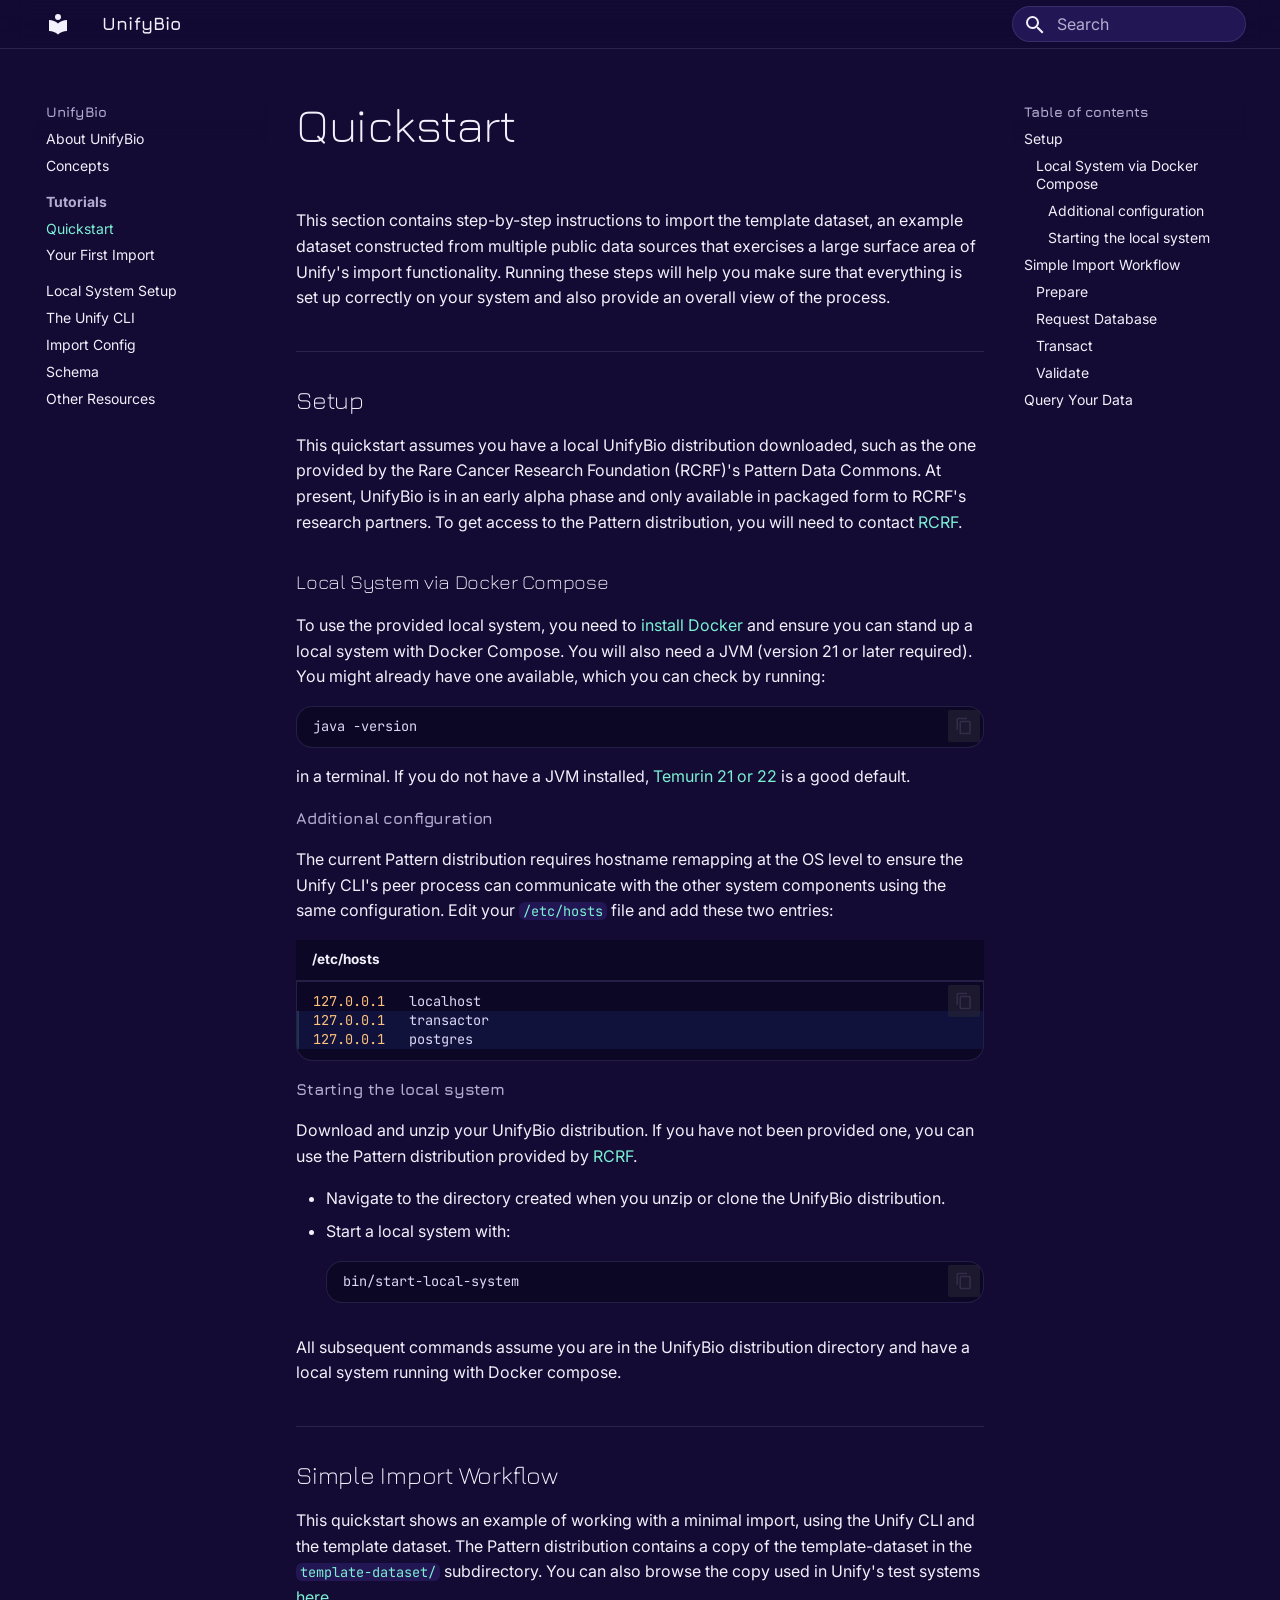
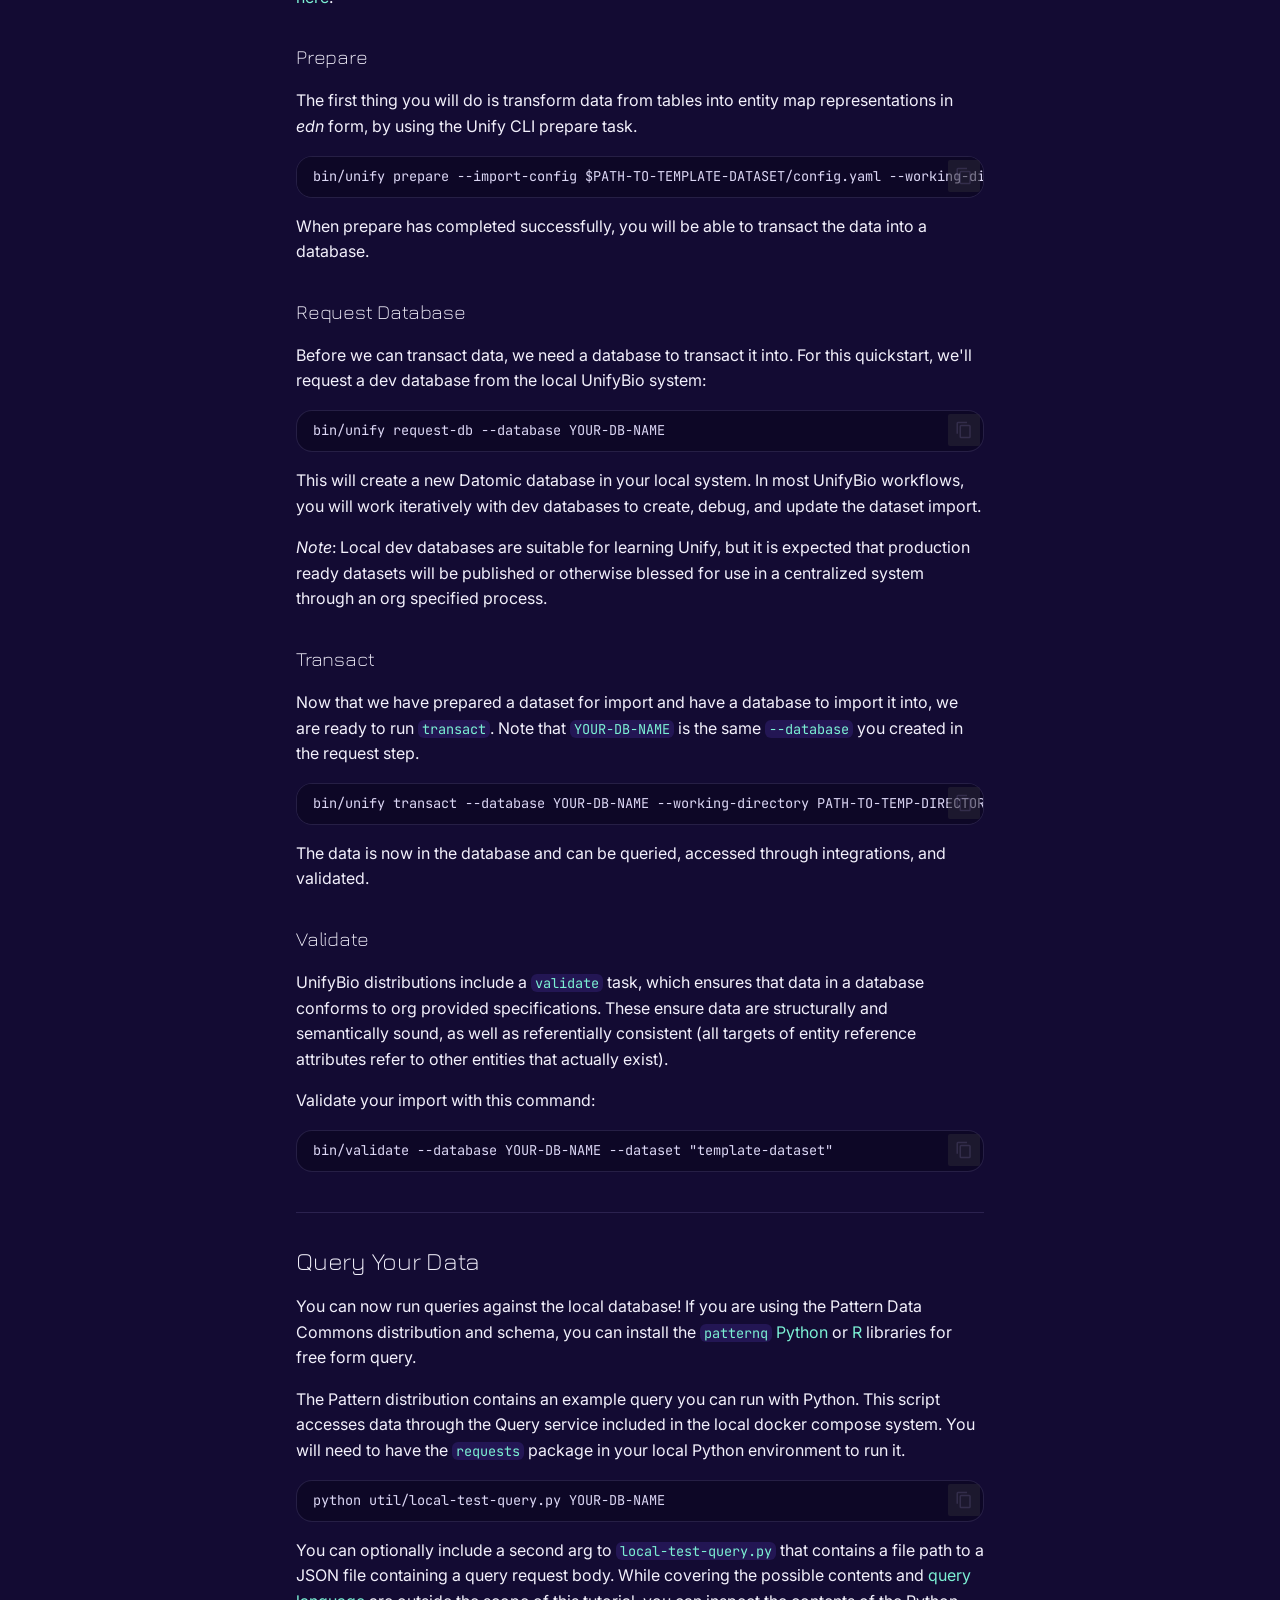
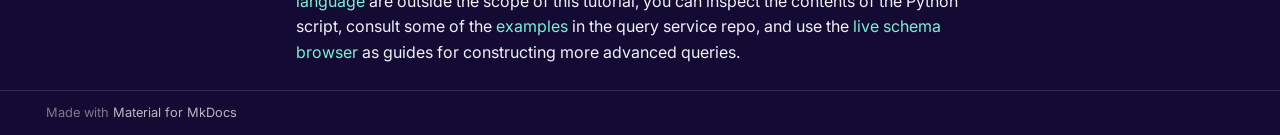
<file: tutorials/quickstart/index.html>
<!doctype html>
<html lang="en" class="no-js">
  <head>
    
      <meta charset="utf-8">
      <meta name="viewport" content="width=device-width,initial-scale=1">
      
      
      
        <link rel="canonical" href="https://unifybio.github.io/tutorials/quickstart/">
      
      
        <link rel="prev" href="../../concepts/">
      
      
        <link rel="next" href="../first-import/">
      
      
        
      
      
      <link rel="icon" href="../../assets/logo.png">
      <meta name="generator" content="mkdocs-1.6.1, mkdocs-material-9.7.7">
    
    
      
        <title>Quickstart - UnifyBio</title>
      
    
    
      <link rel="stylesheet" href="../../assets/stylesheets/main.ec1eaa64.min.css">
      
        
        <link rel="stylesheet" href="../../assets/stylesheets/palette.ab4e12ef.min.css">
      
      


    
    
      
    
    
      
        
        
        <link rel="preconnect" href="https://fonts.gstatic.com" crossorigin>
        <link rel="stylesheet" href="https://fonts.googleapis.com/css?family=Inter:300,300i,400,400i,700,700i%7CJetBrains+Mono:400,400i,700,700i&display=fallback">
        <style>:root{--md-text-font:"Inter";--md-code-font:"JetBrains Mono"}</style>
      
    
    
      <link rel="stylesheet" href="../../stylesheets/extra.css">
    
    <script>__md_scope=new URL("../..",location),__md_hash=e=>[...e].reduce(((e,_)=>(e<<5)-e+_.charCodeAt(0)),0),__md_get=(e,_=localStorage,t=__md_scope)=>JSON.parse(_.getItem(t.pathname+"."+e)),__md_set=(e,_,t=localStorage,a=__md_scope)=>{try{t.setItem(a.pathname+"."+e,JSON.stringify(_))}catch(e){}}</script>
    
      

    
    
  </head>
  
  
    
    
    
    
    
    <body dir="ltr" data-md-color-scheme="slate" data-md-color-primary="custom" data-md-color-accent="custom">
  
    
    <input class="md-toggle" data-md-toggle="drawer" type="checkbox" id="__drawer" autocomplete="off">
    <input class="md-toggle" data-md-toggle="search" type="checkbox" id="__search" autocomplete="off">
    <label class="md-overlay" for="__drawer"></label>
    <div data-md-component="skip">
      
        
        <a href="#quickstart" class="md-skip">
          Skip to content
        </a>
      
    </div>
    <div data-md-component="announce">
      
    </div>
    
    
      

  

<header class="md-header md-header--shadow" data-md-component="header">
  <nav class="md-header__inner md-grid" aria-label="Header">
    <a href="../.." title="UnifyBio" class="md-header__button md-logo" aria-label="UnifyBio" data-md-component="logo">
      
  
  <svg xmlns="http://www.w3.org/2000/svg" viewBox="0 0 24 24"><path d="M12 8a3 3 0 0 0 3-3 3 3 0 0 0-3-3 3 3 0 0 0-3 3 3 3 0 0 0 3 3m0 3.54C9.64 9.35 6.5 8 3 8v11c3.5 0 6.64 1.35 9 3.54 2.36-2.19 5.5-3.54 9-3.54V8c-3.5 0-6.64 1.35-9 3.54"/></svg>

    </a>
    <label class="md-header__button md-icon" for="__drawer">
      
      <svg xmlns="http://www.w3.org/2000/svg" viewBox="0 0 24 24"><path d="M3 6h18v2H3zm0 5h18v2H3zm0 5h18v2H3z"/></svg>
    </label>
    <div class="md-header__title" data-md-component="header-title">
      <div class="md-header__ellipsis">
        <div class="md-header__topic">
          <span class="md-ellipsis">
            UnifyBio
          </span>
        </div>
        <div class="md-header__topic" data-md-component="header-topic">
          <span class="md-ellipsis">
            
              Quickstart
            
          </span>
        </div>
      </div>
    </div>
    
      
    
    
    
    
      
      
        <label class="md-header__button md-icon" for="__search">
          
          <svg xmlns="http://www.w3.org/2000/svg" viewBox="0 0 24 24"><path d="M9.5 3A6.5 6.5 0 0 1 16 9.5c0 1.61-.59 3.09-1.56 4.23l.27.27h.79l5 5-1.5 1.5-5-5v-.79l-.27-.27A6.52 6.52 0 0 1 9.5 16 6.5 6.5 0 0 1 3 9.5 6.5 6.5 0 0 1 9.5 3m0 2C7 5 5 7 5 9.5S7 14 9.5 14 14 12 14 9.5 12 5 9.5 5"/></svg>
        </label>
        <div class="md-search" data-md-component="search" role="dialog">
  <label class="md-search__overlay" for="__search"></label>
  <div class="md-search__inner" role="search">
    <form class="md-search__form" name="search">
      <input type="text" class="md-search__input" name="query" aria-label="Search" placeholder="Search" autocapitalize="off" autocorrect="off" autocomplete="off" spellcheck="false" data-md-component="search-query" required>
      <label class="md-search__icon md-icon" for="__search">
        
        <svg xmlns="http://www.w3.org/2000/svg" viewBox="0 0 24 24"><path d="M9.5 3A6.5 6.5 0 0 1 16 9.5c0 1.61-.59 3.09-1.56 4.23l.27.27h.79l5 5-1.5 1.5-5-5v-.79l-.27-.27A6.52 6.52 0 0 1 9.5 16 6.5 6.5 0 0 1 3 9.5 6.5 6.5 0 0 1 9.5 3m0 2C7 5 5 7 5 9.5S7 14 9.5 14 14 12 14 9.5 12 5 9.5 5"/></svg>
        
        <svg xmlns="http://www.w3.org/2000/svg" viewBox="0 0 24 24"><path d="M20 11v2H8l5.5 5.5-1.42 1.42L4.16 12l7.92-7.92L13.5 5.5 8 11z"/></svg>
      </label>
      <nav class="md-search__options" aria-label="Search">
        
        <button type="reset" class="md-search__icon md-icon" title="Clear" aria-label="Clear" tabindex="-1">
          
          <svg xmlns="http://www.w3.org/2000/svg" viewBox="0 0 24 24"><path d="M19 6.41 17.59 5 12 10.59 6.41 5 5 6.41 10.59 12 5 17.59 6.41 19 12 13.41 17.59 19 19 17.59 13.41 12z"/></svg>
        </button>
      </nav>
      
    </form>
    <div class="md-search__output">
      <div class="md-search__scrollwrap" tabindex="0" data-md-scrollfix>
        <div class="md-search-result" data-md-component="search-result">
          <div class="md-search-result__meta">
            Initializing search
          </div>
          <ol class="md-search-result__list" role="presentation"></ol>
        </div>
      </div>
    </div>
  </div>
</div>
      
    
    
  </nav>
  
</header>
    
    <div class="md-container" data-md-component="container">
      
      
        
          
        
      
      <main class="md-main" data-md-component="main">
        <div class="md-main__inner md-grid">
          
            
              
              <div class="md-sidebar md-sidebar--primary" data-md-component="sidebar" data-md-type="navigation" >
                <div class="md-sidebar__scrollwrap">
                  <div class="md-sidebar__inner">
                    



<nav class="md-nav md-nav--primary" aria-label="Navigation" data-md-level="0">
  <label class="md-nav__title" for="__drawer">
    <a href="../.." title="UnifyBio" class="md-nav__button md-logo" aria-label="UnifyBio" data-md-component="logo">
      
  
  <svg xmlns="http://www.w3.org/2000/svg" viewBox="0 0 24 24"><path d="M12 8a3 3 0 0 0 3-3 3 3 0 0 0-3-3 3 3 0 0 0-3 3 3 3 0 0 0 3 3m0 3.54C9.64 9.35 6.5 8 3 8v11c3.5 0 6.64 1.35 9 3.54 2.36-2.19 5.5-3.54 9-3.54V8c-3.5 0-6.64 1.35-9 3.54"/></svg>

    </a>
    UnifyBio
  </label>
  
  <ul class="md-nav__list" data-md-scrollfix>
    
      
      
  
  
  
  
    <li class="md-nav__item">
      <a href="../.." class="md-nav__link">
        
  
  
  <span class="md-ellipsis">
    
  
    About UnifyBio
  

    
  </span>
  
  

      </a>
    </li>
  

    
      
      
  
  
  
  
    <li class="md-nav__item">
      <a href="../../concepts/" class="md-nav__link">
        
  
  
  <span class="md-ellipsis">
    
  
    Concepts
  

    
  </span>
  
  

      </a>
    </li>
  

    
      
      
  
  
    
  
  
  
    
    
    
    
      
        
        
      
    
    
    <li class="md-nav__item md-nav__item--active md-nav__item--section md-nav__item--nested">
      
        
        
        <input class="md-nav__toggle md-toggle " type="checkbox" id="__nav_3" checked>
        
          
          <label class="md-nav__link" for="__nav_3" id="__nav_3_label" tabindex="">
            
  
  
  <span class="md-ellipsis">
    
  
    Tutorials
  

    
  </span>
  
  

            <span class="md-nav__icon md-icon"></span>
          </label>
        
        <nav class="md-nav" data-md-level="1" aria-labelledby="__nav_3_label" aria-expanded="true">
          <label class="md-nav__title" for="__nav_3">
            <span class="md-nav__icon md-icon"></span>
            
  
    Tutorials
  

          </label>
          <ul class="md-nav__list" data-md-scrollfix>
            
              
                
  
  
    
  
  
  
    <li class="md-nav__item md-nav__item--active">
      
      <input class="md-nav__toggle md-toggle" type="checkbox" id="__toc">
      
      
        
      
      
        <label class="md-nav__link md-nav__link--active" for="__toc">
          
  
  
  <span class="md-ellipsis">
    
  
    Quickstart
  

    
  </span>
  
  

          <span class="md-nav__icon md-icon"></span>
        </label>
      
      <a href="./" class="md-nav__link md-nav__link--active">
        
  
  
  <span class="md-ellipsis">
    
  
    Quickstart
  

    
  </span>
  
  

      </a>
      
        

<nav class="md-nav md-nav--secondary" aria-label="Table of contents">
  
  
  
    
  
  
    <label class="md-nav__title" for="__toc">
      <span class="md-nav__icon md-icon"></span>
      Table of contents
    </label>
    <ul class="md-nav__list" data-md-component="toc" data-md-scrollfix>
      
        <li class="md-nav__item">
  <a href="#setup" class="md-nav__link">
    <span class="md-ellipsis">
      
        Setup
      
    </span>
  </a>
  
    <nav class="md-nav" aria-label="Setup">
      <ul class="md-nav__list">
        
          <li class="md-nav__item">
  <a href="#local-system-via-docker-compose" class="md-nav__link">
    <span class="md-ellipsis">
      
        Local System via Docker Compose
      
    </span>
  </a>
  
    <nav class="md-nav" aria-label="Local System via Docker Compose">
      <ul class="md-nav__list">
        
          <li class="md-nav__item">
  <a href="#additional-configuration" class="md-nav__link">
    <span class="md-ellipsis">
      
        Additional configuration
      
    </span>
  </a>
  
</li>
        
          <li class="md-nav__item">
  <a href="#starting-the-local-system" class="md-nav__link">
    <span class="md-ellipsis">
      
        Starting the local system
      
    </span>
  </a>
  
</li>
        
      </ul>
    </nav>
  
</li>
        
      </ul>
    </nav>
  
</li>
      
        <li class="md-nav__item">
  <a href="#simple-import-workflow" class="md-nav__link">
    <span class="md-ellipsis">
      
        Simple Import Workflow
      
    </span>
  </a>
  
    <nav class="md-nav" aria-label="Simple Import Workflow">
      <ul class="md-nav__list">
        
          <li class="md-nav__item">
  <a href="#prepare" class="md-nav__link">
    <span class="md-ellipsis">
      
        Prepare
      
    </span>
  </a>
  
</li>
        
          <li class="md-nav__item">
  <a href="#request-database" class="md-nav__link">
    <span class="md-ellipsis">
      
        Request Database
      
    </span>
  </a>
  
</li>
        
          <li class="md-nav__item">
  <a href="#transact" class="md-nav__link">
    <span class="md-ellipsis">
      
        Transact
      
    </span>
  </a>
  
</li>
        
          <li class="md-nav__item">
  <a href="#validate" class="md-nav__link">
    <span class="md-ellipsis">
      
        Validate
      
    </span>
  </a>
  
</li>
        
      </ul>
    </nav>
  
</li>
      
        <li class="md-nav__item">
  <a href="#query-your-data" class="md-nav__link">
    <span class="md-ellipsis">
      
        Query Your Data
      
    </span>
  </a>
  
</li>
      
    </ul>
  
</nav>
      
    </li>
  

              
            
              
                
  
  
  
  
    <li class="md-nav__item">
      <a href="../first-import/" class="md-nav__link">
        
  
  
  <span class="md-ellipsis">
    
  
    Your First Import
  

    
  </span>
  
  

      </a>
    </li>
  

              
            
          </ul>
        </nav>
      
    </li>
  

    
      
      
  
  
  
  
    <li class="md-nav__item">
      <a href="../../local-system/" class="md-nav__link">
        
  
  
  <span class="md-ellipsis">
    
  
    Local System Setup
  

    
  </span>
  
  

      </a>
    </li>
  

    
      
      
  
  
  
  
    <li class="md-nav__item">
      <a href="../../unify-cli/" class="md-nav__link">
        
  
  
  <span class="md-ellipsis">
    
  
    The Unify CLI
  

    
  </span>
  
  

      </a>
    </li>
  

    
      
      
  
  
  
  
    <li class="md-nav__item">
      <a href="../../import-config/" class="md-nav__link">
        
  
  
  <span class="md-ellipsis">
    
  
    Import Config
  

    
  </span>
  
  

      </a>
    </li>
  

    
      
      
  
  
  
  
    <li class="md-nav__item">
      <a href="../../schema/" class="md-nav__link">
        
  
  
  <span class="md-ellipsis">
    
  
    Schema
  

    
  </span>
  
  

      </a>
    </li>
  

    
      
      
  
  
  
  
    <li class="md-nav__item">
      <a href="../../other-resources/" class="md-nav__link">
        
  
  
  <span class="md-ellipsis">
    
  
    Other Resources
  

    
  </span>
  
  

      </a>
    </li>
  

    
  </ul>
</nav>
                  </div>
                </div>
              </div>
            
            
              
              <div class="md-sidebar md-sidebar--secondary" data-md-component="sidebar" data-md-type="toc" >
                <div class="md-sidebar__scrollwrap">
                  <div class="md-sidebar__inner">
                    

<nav class="md-nav md-nav--secondary" aria-label="Table of contents">
  
  
  
    
  
  
    <label class="md-nav__title" for="__toc">
      <span class="md-nav__icon md-icon"></span>
      Table of contents
    </label>
    <ul class="md-nav__list" data-md-component="toc" data-md-scrollfix>
      
        <li class="md-nav__item">
  <a href="#setup" class="md-nav__link">
    <span class="md-ellipsis">
      
        Setup
      
    </span>
  </a>
  
    <nav class="md-nav" aria-label="Setup">
      <ul class="md-nav__list">
        
          <li class="md-nav__item">
  <a href="#local-system-via-docker-compose" class="md-nav__link">
    <span class="md-ellipsis">
      
        Local System via Docker Compose
      
    </span>
  </a>
  
    <nav class="md-nav" aria-label="Local System via Docker Compose">
      <ul class="md-nav__list">
        
          <li class="md-nav__item">
  <a href="#additional-configuration" class="md-nav__link">
    <span class="md-ellipsis">
      
        Additional configuration
      
    </span>
  </a>
  
</li>
        
          <li class="md-nav__item">
  <a href="#starting-the-local-system" class="md-nav__link">
    <span class="md-ellipsis">
      
        Starting the local system
      
    </span>
  </a>
  
</li>
        
      </ul>
    </nav>
  
</li>
        
      </ul>
    </nav>
  
</li>
      
        <li class="md-nav__item">
  <a href="#simple-import-workflow" class="md-nav__link">
    <span class="md-ellipsis">
      
        Simple Import Workflow
      
    </span>
  </a>
  
    <nav class="md-nav" aria-label="Simple Import Workflow">
      <ul class="md-nav__list">
        
          <li class="md-nav__item">
  <a href="#prepare" class="md-nav__link">
    <span class="md-ellipsis">
      
        Prepare
      
    </span>
  </a>
  
</li>
        
          <li class="md-nav__item">
  <a href="#request-database" class="md-nav__link">
    <span class="md-ellipsis">
      
        Request Database
      
    </span>
  </a>
  
</li>
        
          <li class="md-nav__item">
  <a href="#transact" class="md-nav__link">
    <span class="md-ellipsis">
      
        Transact
      
    </span>
  </a>
  
</li>
        
          <li class="md-nav__item">
  <a href="#validate" class="md-nav__link">
    <span class="md-ellipsis">
      
        Validate
      
    </span>
  </a>
  
</li>
        
      </ul>
    </nav>
  
</li>
      
        <li class="md-nav__item">
  <a href="#query-your-data" class="md-nav__link">
    <span class="md-ellipsis">
      
        Query Your Data
      
    </span>
  </a>
  
</li>
      
    </ul>
  
</nav>
                  </div>
                </div>
              </div>
            
          
          
            <div class="md-content" data-md-component="content">
              
              <article class="md-content__inner md-typeset">
                
                  



<h1 id="quickstart">Quickstart</h1>
<p>This section contains step-by-step instructions to import the template dataset, an example dataset constructed from multiple
public data sources that exercises a large surface area of Unify's import functionality. Running these steps will help you
make sure that everything is set up correctly on your system and also provide an overall view of the process.</p>
<h2 id="setup">Setup</h2>
<p>This quickstart assumes you have a local UnifyBio distribution downloaded, such as 
the one provided by the Rare Cancer Research Foundation (RCRF)'s Pattern Data Commons.
At present, UnifyBio is in an early alpha phase and only available in packaged
form to RCRF's research partners. To get access to the Pattern distribution,
you will need to contact <a href="https://rarecancer.org/initiatives">RCRF</a>.</p>
<h3 id="local-system-via-docker-compose">Local System via Docker Compose</h3>
<p>To use the provided local system, you need to <a href="https://docs.docker.com/">install Docker</a>
and ensure you can stand up a local system with Docker Compose. You will also need a JVM
(version 21 or later required). You might already have one available,
which you can check by running:</p>
<div class="language-text highlight"><pre><span></span><code><span id="__span-0-1"><a id="__codelineno-0-1" name="__codelineno-0-1" href="#__codelineno-0-1"></a>java -version
</span></code></pre></div>
<p>in a terminal. If you do not have a JVM installed, <a href="https://adoptium.net/installation/">Temurin 21 or 22</a>
is a good default.</p>
<h4 id="additional-configuration">Additional configuration</h4>
<p>The current Pattern distribution requires hostname remapping at the OS level
to ensure the Unify CLI's peer process can communicate with the other system
components using the same configuration. Edit your <code>/etc/hosts</code> file and
add these two entries:</p>
<div class="language-python highlight"><span class="filename">/etc/hosts</span><pre><span></span><code><span id="__span-1-1"><a id="__codelineno-1-1" name="__codelineno-1-1" href="#__codelineno-1-1"></a><span class="mf">127.0.0.1</span>   <span class="n">localhost</span>
</span><span id="__span-1-2"><a id="__codelineno-1-2" name="__codelineno-1-2" href="#__codelineno-1-2"></a><span class="hll"><span class="mf">127.0.0.1</span>   <span class="n">transactor</span>
</span></span><span id="__span-1-3"><a id="__codelineno-1-3" name="__codelineno-1-3" href="#__codelineno-1-3"></a><span class="hll"><span class="mf">127.0.0.1</span>   <span class="n">postgres</span>
</span></span></code></pre></div>
<h4 id="starting-the-local-system">Starting the local system</h4>
<p>Download and unzip your UnifyBio distribution. If you have not been provided one, you can use
the Pattern distribution provided by <a href="https://rarecancer.org/initiatives">RCRF</a>.</p>
<ul>
<li>Navigate to the directory created when you unzip or clone the UnifyBio distribution.</li>
<li>
<p>Start a local system with:</p>
<div class="language-text highlight"><pre><span></span><code><span id="__span-2-1"><a id="__codelineno-2-1" name="__codelineno-2-1" href="#__codelineno-2-1"></a>bin/start-local-system
</span></code></pre></div>
</li>
</ul>
<p>All subsequent commands assume you are in the UnifyBio distribution directory and have a local system
running with Docker compose.</p>
<h2 id="simple-import-workflow">Simple Import Workflow</h2>
<p>This quickstart shows an example of working with a minimal import, using the Unify CLI and
the template dataset. The Pattern distribution contains a copy of the template-dataset in the <code>template-dataset/</code>
subdirectory. You can also browse the copy used in Unify's test systems
<a href="https://github.com/vendekagon-labs/unify/tree/main/test/resources/systems/candel/template-dataset">here</a>.</p>
<h3 id="prepare">Prepare</h3>
<p>The first thing you will do is transform data from tables into entity map representations in <em>edn</em> form,
by using the Unify CLI prepare task.</p>
<div class="language-text highlight"><pre><span></span><code><span id="__span-3-1"><a id="__codelineno-3-1" name="__codelineno-3-1" href="#__codelineno-3-1"></a>bin/unify prepare --import-config $PATH-TO-TEMPLATE-DATASET/config.yaml --working-directory PATH-TO-TEMP-DIRECTORY
</span></code></pre></div>
<p>When prepare has completed successfully, you will be able to transact the data into a database.</p>
<h3 id="request-database">Request Database</h3>
<p>Before we can transact data, we need a database to transact it into. For this quickstart, we'll
request a dev database from the local UnifyBio system:</p>
<div class="language-text highlight"><pre><span></span><code><span id="__span-4-1"><a id="__codelineno-4-1" name="__codelineno-4-1" href="#__codelineno-4-1"></a>bin/unify request-db --database YOUR-DB-NAME
</span></code></pre></div>
<p>This will create a new Datomic database in your local system. In most UnifyBio workflows,
you will work iteratively with dev databases to create, debug, and update the dataset
import.</p>
<p><em>Note</em>: Local dev databases are suitable for learning Unify, but it is expected that
production ready datasets will be published or otherwise blessed for use
in a centralized system through an org specified process.</p>
<h3 id="transact">Transact</h3>
<p>Now that we have prepared a dataset for import and have a database to import it into, we
are ready to run <code>transact</code>. Note that <code>YOUR-DB-NAME</code> is the same <code>--database</code> you
created in the request step.</p>
<p><div class="language-text highlight"><pre><span></span><code><span id="__span-5-1"><a id="__codelineno-5-1" name="__codelineno-5-1" href="#__codelineno-5-1"></a>bin/unify transact --database YOUR-DB-NAME --working-directory PATH-TO-TEMP-DIRECTORY
</span></code></pre></div>
The data is now in the database and can be queried, accessed through integrations,
and validated.</p>
<h3 id="validate">Validate</h3>
<p>UnifyBio distributions include a <code>validate</code> task, which ensures that data in a database
conforms to org provided specifications. These ensure data are structurally and
semantically sound, as well as referentially consistent (all targets of entity reference
attributes refer to other entities that actually exist).</p>
<p>Validate your import with this command:</p>
<div class="language-text highlight"><pre><span></span><code><span id="__span-6-1"><a id="__codelineno-6-1" name="__codelineno-6-1" href="#__codelineno-6-1"></a>bin/validate --database YOUR-DB-NAME --dataset "template-dataset"
</span></code></pre></div>
<h2 id="query-your-data">Query Your Data</h2>
<p>You can now run queries against the local database! If you are using the Pattern Data Commons distribution and schema,
you can install the <code>patternq</code> <a href="https://github.com/rcrf/patternq">Python</a> or <a href="https://github.com/CANDELbio/wick">R</a> libraries
for free form query.</p>
<p>The Pattern distribution contains an example query you can run with Python. This
script accesses data through the Query service included in the local docker compose system.
You will need to have the <code>requests</code> package in your local Python environment to run it.</p>
<div class="language-text highlight"><pre><span></span><code><span id="__span-7-1"><a id="__codelineno-7-1" name="__codelineno-7-1" href="#__codelineno-7-1"></a>python util/local-test-query.py YOUR-DB-NAME
</span></code></pre></div>
<p>You can optionally include a second arg to <code>local-test-query.py</code> that contains a file path to
a JSON file containing a query request body.
While covering the possible contents and <a href="https://docs.datomic.com/query/query-data-reference.html">query language</a>
are outside the scope of
this tutorial, you can inspect the contents of the Python script, consult some of the
<a href="https://github.com/vendekagon-labs/datomic-query-service/blob/main/resources/example-q.json">examples</a>
in the query service repo, and use the
<a href="http://rcrf-data-commons-dashboard--env.eba-t2nvd7ac.us-east-1.elasticbeanstalk.com/schema/1.3.1/index.html">live schema browser</a>
as guides for constructing more advanced queries.</p>












                
              </article>
            </div>
          
          
<script>var target=document.getElementById(location.hash.slice(1));target&&target.name&&(target.checked=target.name.startsWith("__tabbed_"))</script>
        </div>
        
          <button type="button" class="md-top md-icon" data-md-component="top" hidden>
  
  <svg xmlns="http://www.w3.org/2000/svg" viewBox="0 0 24 24"><path d="M13 20h-2V8l-5.5 5.5-1.42-1.42L12 4.16l7.92 7.92-1.42 1.42L13 8z"/></svg>
  Back to top
</button>
        
      </main>
      
        <footer class="md-footer">
  
  <div class="md-footer-meta md-typeset">
    <div class="md-footer-meta__inner md-grid">
      <div class="md-copyright">
  
  
    Made with
    <a href="https://squidfunk.github.io/mkdocs-material/" target="_blank" rel="noopener">
      Material for MkDocs
    </a>
  
</div>
      
    </div>
  </div>
</footer>
      
    </div>
    <div class="md-dialog" data-md-component="dialog">
      <div class="md-dialog__inner md-typeset"></div>
    </div>
    
    
    
      
      
      <script id="__config" type="application/json">{"annotate": null, "base": "../..", "features": ["navigation.sections", "navigation.top", "content.code.copy"], "search": "../../assets/javascripts/workers/search.2c215733.min.js", "tags": null, "translations": {"clipboard.copied": "Copied to clipboard", "clipboard.copy": "Copy to clipboard", "search.result.more.one": "1 more on this page", "search.result.more.other": "# more on this page", "search.result.none": "No matching documents", "search.result.one": "1 matching document", "search.result.other": "# matching documents", "search.result.placeholder": "Type to start searching", "search.result.term.missing": "Missing", "select.version": "Select version"}, "version": null}</script>
    
    
      <script src="../../assets/javascripts/bundle.d7400e89.min.js"></script>
      
    
  </body>
</html>
</file>
<file: stylesheets/extra.css>
/* UnifyBio docs theme: matches the UnifyBio landing page (dark indigo, mint accent). */
@import url("https://fonts.googleapis.com/css2?family=Jura:wght@300;400;600&display=swap");

:root > * {
  --md-hue: 255;
}

[data-md-color-scheme="slate"] {
  --ub-bg: #130b33;
  --ub-bg-2: #1a1040;
  --ub-bg-3: #231654;
  --ub-line: rgb(190 175 255 / 14%);
  --ub-text: #f2f0fb;
  --ub-soft: #b3aed0;
  --ub-dim: #8a84ad;
  --ub-accent: #7cf0d4;
  --ub-accent-2: #a78bfa;
  --ub-warm: #ffc27a;

  --md-default-bg-color: var(--ub-bg);
  --md-default-bg-color--light: rgb(19 11 51 / 70%);
  --md-default-bg-color--lighter: rgb(19 11 51 / 30%);
  --md-default-bg-color--lightest: rgb(19 11 51 / 12%);
  --md-default-fg-color: var(--ub-text);
  --md-default-fg-color--light: var(--ub-soft);
  --md-default-fg-color--lighter: var(--ub-dim);
  --md-default-fg-color--lightest: var(--ub-line);

  --md-primary-fg-color: var(--ub-bg);
  --md-primary-fg-color--light: var(--ub-bg-3);
  --md-primary-fg-color--dark: var(--ub-bg);
  --md-primary-bg-color: var(--ub-text);
  --md-primary-bg-color--light: var(--ub-soft);

  --md-accent-fg-color: var(--ub-accent);
  --md-accent-fg-color--transparent: rgb(124 240 212 / 10%);
  --md-accent-bg-color: var(--ub-bg);

  --md-typeset-color: var(--ub-text);
  --md-typeset-a-color: var(--ub-accent);
  --md-typeset-mark-color: rgb(124 240 212 / 25%);
  --md-typeset-table-color: var(--ub-line);

  --md-code-bg-color: #0d0726;
  --md-code-fg-color: #dcd7f5;
  --md-code-hl-color: rgb(124 240 212 / 15%);
  --md-code-hl-keyword-color: var(--ub-accent-2);
  --md-code-hl-string-color: var(--ub-warm);
  --md-code-hl-number-color: var(--ub-warm);
  --md-code-hl-function-color: var(--ub-accent);
  --md-code-hl-constant-color: var(--ub-accent-2);
  --md-code-hl-comment-color: var(--ub-dim);
  --md-code-hl-name-color: #dcd7f5;
  --md-code-hl-operator-color: var(--ub-soft);
  --md-code-hl-punctuation-color: var(--ub-soft);
  --md-code-hl-special-color: var(--ub-accent);
  --md-code-hl-generic-color: var(--ub-soft);
  --md-code-hl-variable-color: #dcd7f5;

  --md-footer-bg-color: var(--ub-bg-2);
  --md-footer-bg-color--dark: var(--ub-bg);
}

body {
  background: var(--ub-bg);
}

/* Header: translucent with a hairline, like the landing page */
.md-header {
  background: rgb(19 11 51 / 72%);
  backdrop-filter: blur(14px);
  box-shadow: none;
  border-bottom: 1px solid var(--ub-line);
}
.md-header__button.md-logo img {
  height: 1.6rem;
  border-radius: 4px;
}
.md-header__title {
  font-family: "Jura", system-ui, sans-serif;
  font-weight: 300;
  letter-spacing: 0.01em;
}
.md-tabs {
  background: transparent;
}

/* Type */
.md-typeset h1,
.md-typeset h2,
.md-typeset h3 {
  font-family: "Jura", system-ui, sans-serif;
  font-weight: 300;
  letter-spacing: -0.01em;
  color: var(--ub-text);
}
.md-typeset h1 {
  font-size: 2.4rem;
  line-height: 1.08;
  margin-bottom: 1.2em;
}
.md-typeset h2 {
  border-top: 1px solid var(--ub-line);
  padding-top: 1.2em;
}
.md-typeset h4,
.md-typeset h5,
.md-typeset h6 {
  font-family: "Jura", system-ui, sans-serif;
  color: var(--ub-soft);
}
.md-typeset a {
  text-decoration: none;
}
.md-typeset a:hover {
  text-decoration: underline;
  text-underline-offset: 3px;
}
.md-typeset hr {
  border-bottom-color: var(--ub-line);
}

/* Sidebar navigation */
.md-nav__title {
  font-family: "Jura", system-ui, sans-serif;
}
.md-nav__link--active,
.md-nav__item .md-nav__link--active {
  color: var(--ub-accent);
}
.md-nav--primary .md-nav__link:hover {
  color: var(--ub-text);
}

/* Search */
.md-search__form {
  background: var(--ub-bg-3);
  border: 1px solid var(--ub-line);
  border-radius: 999px;
}
.md-search__form:hover {
  background: var(--ub-bg-3);
}
.md-search__output {
  background: var(--ub-bg-2);
}

/* Code */
.md-typeset code,
.md-typeset pre > code {
  font-family: "JetBrains Mono", ui-monospace, monospace;
}
.md-typeset pre > code {
  border: 1px solid var(--ub-line);
  border-radius: 16px;
}
.md-typeset :not(pre) > code {
  background: var(--ub-bg-3);
  border-radius: 6px;
  color: var(--ub-accent);
}

/* Tables, admonitions, tabs */
.md-typeset table:not([class]) {
  background: var(--ub-bg-2);
  border: 1px solid var(--ub-line);
  border-radius: 12px;
  overflow: hidden;
}
.md-typeset table:not([class]) th {
  background: var(--ub-bg-3);
  color: var(--ub-text);
}
.md-typeset .admonition,
.md-typeset details {
  background: var(--ub-bg-2);
  border-color: var(--ub-accent-2);
  border-radius: 14px;
}
.md-typeset .tabbed-set {
  border: 1px solid var(--ub-line);
  border-radius: 14px;
}

/* Buttons */
.md-typeset .md-button {
  border-radius: 999px;
  border-color: var(--ub-line);
  color: var(--ub-text);
}
.md-typeset .md-button--primary {
  background: var(--ub-accent);
  border-color: transparent;
  color: #0b0626;
  font-weight: 600;
}

/* Footer */
.md-footer {
  border-top: 1px solid var(--ub-line);
}

/* Selection + scrollbars */
::selection {
  background: rgb(124 240 212 / 30%);
}
[data-md-color-scheme="slate"] ::-webkit-scrollbar-thumb {
  background: var(--ub-accent-2);
  border-radius: 6px;
}

/* EDN / Clojure: keywords in mint, strings warm, brackets quiet */
.md-typeset .highlight .ss { color: var(--ub-accent); }
.md-typeset .highlight .s,
.md-typeset .highlight .s2 { color: var(--ub-warm); }
.md-typeset .highlight .p { color: var(--ub-dim); }
.md-typeset .highlight .nt { color: var(--ub-accent-2); }
</file>
<file: assets/stylesheets/main.ec1eaa64.min.css>
@charset "UTF-8";html{-webkit-text-size-adjust:none;-moz-text-size-adjust:none;text-size-adjust:none;box-sizing:border-box}*,:after,:before{box-sizing:inherit}@media (prefers-reduced-motion){*,:after,:before{transition:none!important}}body{margin:0}a,button,input,label{-webkit-tap-highlight-color:transparent}a{color:inherit;text-decoration:none}hr{border:0;box-sizing:initial;display:block;height:.05rem;overflow:visible;padding:0}small{font-size:80%}sub,sup{line-height:1em}img{border-style:none}table{border-collapse:initial;border-spacing:0}td,th{font-weight:400;vertical-align:top}button{background:#0000;border:0;font-family:inherit;font-size:inherit;margin:0;padding:0}input{border:0;outline:none}:root{--md-primary-fg-color:#4051b5;--md-primary-fg-color--light:#5d6cc0;--md-primary-fg-color--dark:#303fa1;--md-primary-bg-color:#fff;--md-primary-bg-color--light:#ffffffb3;--md-accent-fg-color:#526cfe;--md-accent-fg-color--transparent:#526cfe1a;--md-accent-bg-color:#fff;--md-accent-bg-color--light:#ffffffb3}[data-md-color-scheme=default]{color-scheme:light}[data-md-color-scheme=default] img[src$="#gh-dark-mode-only"],[data-md-color-scheme=default] img[src$="#only-dark"]{display:none}:root,[data-md-color-scheme=default]{--md-hue:225deg;--md-default-fg-color:#000000de;--md-default-fg-color--light:#0000008a;--md-default-fg-color--lighter:#00000052;--md-default-fg-color--lightest:#00000012;--md-default-bg-color:#fff;--md-default-bg-color--light:#ffffffb3;--md-default-bg-color--lighter:#ffffff4d;--md-default-bg-color--lightest:#ffffff1f;--md-code-fg-color:#36464e;--md-code-bg-color:#f5f5f5;--md-code-bg-color--light:#f5f5f5b3;--md-code-bg-color--lighter:#f5f5f54d;--md-code-hl-color:#4287ff;--md-code-hl-color--light:#4287ff1a;--md-code-hl-number-color:#d52a2a;--md-code-hl-special-color:#db1457;--md-code-hl-function-color:#a846b9;--md-code-hl-constant-color:#6e59d9;--md-code-hl-keyword-color:#3f6ec6;--md-code-hl-string-color:#1c7d4d;--md-code-hl-name-color:var(--md-code-fg-color);--md-code-hl-operator-color:var(--md-default-fg-color--light);--md-code-hl-punctuation-color:var(--md-default-fg-color--light);--md-code-hl-comment-color:var(--md-default-fg-color--light);--md-code-hl-generic-color:var(--md-default-fg-color--light);--md-code-hl-variable-color:var(--md-default-fg-color--light);--md-typeset-color:var(--md-default-fg-color);--md-typeset-a-color:var(--md-primary-fg-color);--md-typeset-del-color:#f5503d26;--md-typeset-ins-color:#0bd57026;--md-typeset-kbd-color:#fafafa;--md-typeset-kbd-accent-color:#fff;--md-typeset-kbd-border-color:#b8b8b8;--md-typeset-mark-color:#ffff0080;--md-typeset-table-color:#0000001f;--md-typeset-table-color--light:rgba(0,0,0,.035);--md-admonition-fg-color:var(--md-default-fg-color);--md-admonition-bg-color:var(--md-default-bg-color);--md-warning-fg-color:#000000de;--md-warning-bg-color:#ff9;--md-footer-fg-color:#fff;--md-footer-fg-color--light:#ffffffb3;--md-footer-fg-color--lighter:#ffffff73;--md-footer-bg-color:#000000de;--md-footer-bg-color--dark:#00000052;--md-shadow-z1:0 0.2rem 0.5rem #0000000d,0 0 0.05rem #0000001a;--md-shadow-z2:0 0.2rem 0.5rem #0000001a,0 0 0.05rem #00000040;--md-shadow-z3:0 0.2rem 0.5rem #0003,0 0 0.05rem #00000059}.md-icon svg{fill:currentcolor;display:block;height:1.2rem;width:1.2rem}body{-webkit-font-smoothing:antialiased;-moz-osx-font-smoothing:grayscale;--md-text-font-family:var(--md-text-font,_),-apple-system,BlinkMacSystemFont,Helvetica,Arial,sans-serif;--md-code-font-family:var(--md-code-font,_),SFMono-Regular,Consolas,Menlo,monospace}aside,body,input{font-feature-settings:"kern","liga";color:var(--md-typeset-color);font-family:var(--md-text-font-family)}code,kbd,pre{font-feature-settings:"kern";font-family:var(--md-code-font-family)}:root{--md-typeset-table-sort-icon:url('data:image/svg+xml;charset=utf-8,<svg xmlns="http://www.w3.org/2000/svg" viewBox="0 0 24 24"><path d="m18 21-4-4h3V7h-3l4-4 4 4h-3v10h3M2 19v-2h10v2M2 13v-2h7v2M2 7V5h4v2z"/></svg>');--md-typeset-table-sort-icon--asc:url('data:image/svg+xml;charset=utf-8,<svg xmlns="http://www.w3.org/2000/svg" viewBox="0 0 24 24"><path d="M19 17h3l-4 4-4-4h3V3h2M2 17h10v2H2M6 5v2H2V5m0 6h7v2H2z"/></svg>');--md-typeset-table-sort-icon--desc:url('data:image/svg+xml;charset=utf-8,<svg xmlns="http://www.w3.org/2000/svg" viewBox="0 0 24 24"><path d="M19 7h3l-4-4-4 4h3v14h2M2 17h10v2H2M6 5v2H2V5m0 6h7v2H2z"/></svg>')}.md-typeset{-webkit-print-color-adjust:exact;color-adjust:exact;font-size:.8rem;line-height:1.6;overflow-wrap:break-word}@media print{.md-typeset{font-size:.68rem}}.md-typeset blockquote,.md-typeset dl,.md-typeset figure,.md-typeset ol,.md-typeset pre,.md-typeset ul{margin-bottom:1em;margin-top:1em}.md-typeset h1{color:var(--md-default-fg-color--light);font-size:2em;line-height:1.3;margin:0 0 1.25em}.md-typeset h1,.md-typeset h2{font-weight:300;letter-spacing:-.01em}.md-typeset h2{font-size:1.5625em;line-height:1.4;margin:1.6em 0 .64em}.md-typeset h3{font-size:1.25em;font-weight:400;letter-spacing:-.01em;line-height:1.5;margin:1.6em 0 .8em}.md-typeset h2+h3{margin-top:.8em}.md-typeset h4{font-weight:700;letter-spacing:-.01em;margin:1em 0}.md-typeset h5,.md-typeset h6{color:var(--md-default-fg-color--light);font-size:.8em;font-weight:700;letter-spacing:-.01em;margin:1.25em 0}.md-typeset h5{text-transform:uppercase}.md-typeset h5 code{text-transform:none}.md-typeset hr{border-bottom:.05rem solid var(--md-default-fg-color--lightest);display:flow-root;margin:1.5em 0}.md-typeset a{color:var(--md-typeset-a-color);word-break:break-word}.md-typeset a,.md-typeset a:before{transition:color 125ms}.md-typeset a:focus,.md-typeset a:hover{color:var(--md-accent-fg-color)}.md-typeset a:focus code,.md-typeset a:hover code{background-color:var(--md-accent-fg-color--transparent);color:var(--md-accent-fg-color)}.md-typeset a code{color:var(--md-typeset-a-color)}.md-typeset a.focus-visible{outline-color:var(--md-accent-fg-color);outline-offset:.2rem}.md-typeset code,.md-typeset kbd,.md-typeset pre{color:var(--md-code-fg-color);direction:ltr;font-variant-ligatures:none;transition:background-color 125ms}@media print{.md-typeset code,.md-typeset kbd,.md-typeset pre{white-space:pre-wrap}}.md-typeset code{background-color:var(--md-code-bg-color);border-radius:.1rem;-webkit-box-decoration-break:clone;box-decoration-break:clone;font-size:.85em;padding:0 .2941176471em;transition:color 125ms,background-color 125ms;word-break:break-word}.md-typeset code:not(.focus-visible){-webkit-tap-highlight-color:transparent;outline:none}.md-typeset pre{display:flow-root;line-height:1.4;position:relative}.md-typeset pre>code{-webkit-box-decoration-break:slice;box-decoration-break:slice;box-shadow:none;display:block;margin:0;outline-color:var(--md-accent-fg-color);overflow:auto;padding:.7720588235em 1.1764705882em;scrollbar-color:var(--md-default-fg-color--lighter) #0000;scrollbar-width:thin;touch-action:auto;word-break:normal}.md-typeset pre>code:hover{scrollbar-color:var(--md-accent-fg-color) #0000}.md-typeset pre>code::-webkit-scrollbar{height:.2rem;width:.2rem}.md-typeset pre>code::-webkit-scrollbar-thumb{background-color:var(--md-default-fg-color--lighter)}.md-typeset pre>code::-webkit-scrollbar-thumb:hover{background-color:var(--md-accent-fg-color)}.md-typeset kbd{background-color:var(--md-typeset-kbd-color);border-radius:.1rem;box-shadow:0 .1rem 0 .05rem var(--md-typeset-kbd-border-color),0 .1rem 0 var(--md-typeset-kbd-border-color),0 -.1rem .2rem var(--md-typeset-kbd-accent-color) inset;color:var(--md-default-fg-color);display:inline-block;font-size:.75em;padding:0 .6666666667em;vertical-align:text-top;word-break:break-word}.md-typeset mark{background-color:var(--md-typeset-mark-color);-webkit-box-decoration-break:clone;box-decoration-break:clone;color:inherit;word-break:break-word}.md-typeset abbr{cursor:help;text-decoration:none}.md-typeset [data-preview],.md-typeset abbr{border-bottom:.05rem dotted var(--md-default-fg-color--light)}.md-typeset small{opacity:.75}[dir=ltr] .md-typeset sub,[dir=ltr] .md-typeset sup{margin-left:.078125em}[dir=rtl] .md-typeset sub,[dir=rtl] .md-typeset sup{margin-right:.078125em}[dir=ltr] .md-typeset blockquote{padding-left:.6rem}[dir=rtl] .md-typeset blockquote{padding-right:.6rem}[dir=ltr] .md-typeset blockquote{border-left:.2rem solid var(--md-default-fg-color--lighter)}[dir=rtl] .md-typeset blockquote{border-right:.2rem solid var(--md-default-fg-color--lighter)}.md-typeset blockquote{color:var(--md-default-fg-color--light);margin-left:0;margin-right:0}.md-typeset ul{list-style-type:disc}.md-typeset ul[type]{list-style-type:revert-layer}[dir=ltr] .md-typeset ol,[dir=ltr] .md-typeset ul{margin-left:.625em}[dir=rtl] .md-typeset ol,[dir=rtl] .md-typeset ul{margin-right:.625em}.md-typeset ol,.md-typeset ul{padding:0}.md-typeset ol:not([hidden]),.md-typeset ul:not([hidden]){display:flow-root}.md-typeset ol ol,.md-typeset ul ol{list-style-type:lower-alpha}.md-typeset ol ol ol,.md-typeset ul ol ol{list-style-type:lower-roman}.md-typeset ol ol ol ol,.md-typeset ul ol ol ol{list-style-type:upper-alpha}.md-typeset ol ol ol ol ol,.md-typeset ul ol ol ol ol{list-style-type:upper-roman}.md-typeset ol[type],.md-typeset ul[type]{list-style-type:revert-layer}[dir=ltr] .md-typeset ol li,[dir=ltr] .md-typeset ul li{margin-left:1.25em}[dir=rtl] .md-typeset ol li,[dir=rtl] .md-typeset ul li{margin-right:1.25em}.md-typeset ol li,.md-typeset ul li{margin-bottom:.5em}.md-typeset ol li blockquote,.md-typeset ol li p,.md-typeset ul li blockquote,.md-typeset ul li p{margin:.5em 0}.md-typeset ol li:last-child,.md-typeset ul li:last-child{margin-bottom:0}[dir=ltr] .md-typeset ol li ol,[dir=ltr] .md-typeset ol li ul,[dir=ltr] .md-typeset ul li ol,[dir=ltr] .md-typeset ul li ul{margin-left:.625em}[dir=rtl] .md-typeset ol li ol,[dir=rtl] .md-typeset ol li ul,[dir=rtl] .md-typeset ul li ol,[dir=rtl] .md-typeset ul li ul{margin-right:.625em}.md-typeset ol li ol,.md-typeset ol li ul,.md-typeset ul li ol,.md-typeset ul li ul{margin-bottom:.5em;margin-top:.5em}[dir=ltr] .md-typeset dd{margin-left:1.875em}[dir=rtl] .md-typeset dd{margin-right:1.875em}.md-typeset dd{margin-bottom:1.5em;margin-top:1em}.md-typeset img,.md-typeset svg,.md-typeset video{height:auto;max-width:100%}.md-typeset img[align=left]{margin:1em 1em 1em 0}.md-typeset img[align=right]{margin:1em 0 1em 1em}.md-typeset img[align]:only-child{margin-top:0}.md-typeset figure{display:flow-root;margin:1em auto;max-width:100%;text-align:center;width:fit-content}.md-typeset figure img{display:block;margin:0 auto}.md-typeset figcaption{font-style:italic;margin:1em auto;max-width:24rem}.md-typeset iframe{max-width:100%}.md-typeset table:not([class]){background-color:var(--md-default-bg-color);border:.05rem solid var(--md-typeset-table-color);border-radius:.1rem;display:inline-block;font-size:.64rem;max-width:100%;overflow:auto;touch-action:auto}@media print{.md-typeset table:not([class]){display:table}}.md-typeset table:not([class])+*{margin-top:1.5em}.md-typeset table:not([class]) td>:first-child,.md-typeset table:not([class]) th>:first-child{margin-top:0}.md-typeset table:not([class]) td>:last-child,.md-typeset table:not([class]) th>:last-child{margin-bottom:0}.md-typeset table:not([class]) td:not([align]),.md-typeset table:not([class]) th:not([align]){text-align:left}[dir=rtl] .md-typeset table:not([class]) td:not([align]),[dir=rtl] .md-typeset table:not([class]) th:not([align]){text-align:right}.md-typeset table:not([class]) th{font-weight:700;min-width:5rem;padding:.9375em 1.25em;vertical-align:top}.md-typeset table:not([class]) td{border-top:.05rem solid var(--md-typeset-table-color);padding:.9375em 1.25em;vertical-align:top}.md-typeset table:not([class]) tbody tr{transition:background-color 125ms}.md-typeset table:not([class]) tbody tr:hover{background-color:var(--md-typeset-table-color--light);box-shadow:0 .05rem 0 var(--md-default-bg-color) inset}.md-typeset table:not([class]) a{word-break:normal}.md-typeset table th[role=columnheader]{cursor:pointer}[dir=ltr] .md-typeset table th[role=columnheader]:after{margin-left:.5em}[dir=rtl] .md-typeset table th[role=columnheader]:after{margin-right:.5em}.md-typeset table th[role=columnheader]:after{content:"";display:inline-block;height:1.2em;-webkit-mask-image:var(--md-typeset-table-sort-icon);mask-image:var(--md-typeset-table-sort-icon);-webkit-mask-repeat:no-repeat;mask-repeat:no-repeat;-webkit-mask-size:contain;mask-size:contain;transition:background-color 125ms;vertical-align:text-bottom;width:1.2em}.md-typeset table th[role=columnheader]:hover:after{background-color:var(--md-default-fg-color--lighter)}.md-typeset table th[role=columnheader][aria-sort=ascending]:after{background-color:var(--md-default-fg-color--light);-webkit-mask-image:var(--md-typeset-table-sort-icon--asc);mask-image:var(--md-typeset-table-sort-icon--asc)}.md-typeset table th[role=columnheader][aria-sort=descending]:after{background-color:var(--md-default-fg-color--light);-webkit-mask-image:var(--md-typeset-table-sort-icon--desc);mask-image:var(--md-typeset-table-sort-icon--desc)}.md-typeset__scrollwrap{margin:1em -.8rem;overflow-x:auto;touch-action:auto}.md-typeset__table{display:inline-block;margin-bottom:.5em;padding:0 .8rem}@media print{.md-typeset__table{display:block}}html .md-typeset__table table{display:table;margin:0;overflow:hidden;width:100%}@media screen and (max-width:44.984375em){.md-content__inner>pre{margin:1em -.8rem}.md-content__inner>pre code{border-radius:0}}.md-typeset .md-author{border-radius:100%;display:block;flex-shrink:0;height:1.6rem;overflow:hidden;position:relative;transition:color 125ms,transform 125ms;width:1.6rem}.md-typeset .md-author img{display:block}.md-typeset .md-author--more{background:var(--md-default-fg-color--lightest);color:var(--md-default-fg-color--lighter);font-size:.6rem;font-weight:700;line-height:1.6rem;text-align:center}.md-typeset .md-author--long{height:2.4rem;width:2.4rem}.md-typeset a.md-author{transform:scale(1)}.md-typeset a.md-author img{border-radius:100%;filter:grayscale(100%) opacity(75%);transition:filter 125ms}.md-typeset a.md-author:focus,.md-typeset a.md-author:hover{transform:scale(1.1);z-index:1}.md-typeset a.md-author:focus img,.md-typeset a.md-author:hover img{filter:grayscale(0)}.md-banner{background-color:var(--md-footer-bg-color);color:var(--md-footer-fg-color);overflow:auto}@media print{.md-banner{display:none}}.md-banner--warning{background-color:var(--md-warning-bg-color);color:var(--md-warning-fg-color)}.md-banner__inner{font-size:.7rem;margin:.6rem auto;padding:0 .8rem}[dir=ltr] .md-banner__button{float:right}[dir=rtl] .md-banner__button{float:left}.md-banner__button{color:inherit;cursor:pointer;transition:opacity .25s}.no-js .md-banner__button{display:none}.md-banner__button:hover{opacity:.7}html{font-size:125%;height:100%;overflow-x:hidden}@media screen and (min-width:100em){html{font-size:137.5%}}@media screen and (min-width:125em){html{font-size:150%}}body{background-color:var(--md-default-bg-color);display:flex;flex-direction:column;font-size:.5rem;min-height:100%;position:relative;width:100%}@media print{body{display:block}}@media screen and (max-width:59.984375em){body[data-md-scrolllock]{position:fixed}}.md-grid{margin-left:auto;margin-right:auto;max-width:61rem}.md-container{display:flex;flex-direction:column;flex-grow:1}@media print{.md-container{display:block}}.md-main{flex-grow:1}.md-main__inner{display:flex;height:100%;margin-top:1.5rem}.md-ellipsis{overflow:hidden;text-overflow:ellipsis}.md-toggle{display:none}.md-option{height:0;opacity:0;position:absolute;width:0}.md-option:checked+label:not([hidden]){display:block}.md-option.focus-visible+label{outline-color:var(--md-accent-fg-color);outline-style:auto}.md-skip{background-color:var(--md-default-fg-color);border-radius:.1rem;color:var(--md-default-bg-color);font-size:.64rem;margin:.5rem;opacity:0;outline-color:var(--md-accent-fg-color);padding:.3rem .5rem;position:fixed;transform:translateY(.4rem);z-index:-1}.md-skip:focus{opacity:1;transform:translateY(0);transition:transform .25s cubic-bezier(.4,0,.2,1),opacity 175ms 75ms;z-index:10}@page{margin:25mm}:root{--md-clipboard-icon:url('data:image/svg+xml;charset=utf-8,<svg xmlns="http://www.w3.org/2000/svg" viewBox="0 0 24 24"><path d="M19 21H8V7h11m0-2H8a2 2 0 0 0-2 2v14a2 2 0 0 0 2 2h11a2 2 0 0 0 2-2V7a2 2 0 0 0-2-2m-3-4H4a2 2 0 0 0-2 2v14h2V3h12z"/></svg>')}.md-clipboard{border-radius:.1rem;color:var(--md-default-fg-color--lightest);cursor:pointer;height:1.5em;outline-color:var(--md-accent-fg-color);outline-offset:.1rem;transition:color .25s;width:1.5em;z-index:1}@media print{.md-clipboard{display:none}}.md-clipboard:not(.focus-visible){-webkit-tap-highlight-color:transparent;outline:none}:hover>.md-clipboard{color:var(--md-default-fg-color--light)}.md-clipboard:focus,.md-clipboard:hover{color:var(--md-accent-fg-color)}.md-clipboard:after{background-color:currentcolor;content:"";display:block;height:1.125em;margin:0 auto;-webkit-mask-image:var(--md-clipboard-icon);mask-image:var(--md-clipboard-icon);-webkit-mask-position:center;mask-position:center;-webkit-mask-repeat:no-repeat;mask-repeat:no-repeat;-webkit-mask-size:contain;mask-size:contain;width:1.125em}.md-clipboard--inline{cursor:pointer}.md-clipboard--inline code{transition:color .25s,background-color .25s}.md-clipboard--inline:focus code,.md-clipboard--inline:hover code{background-color:var(--md-accent-fg-color--transparent);color:var(--md-accent-fg-color)}:root{--md-code-select-icon:url('data:image/svg+xml;charset=utf-8,<svg xmlns="http://www.w3.org/2000/svg" viewBox="0 0 24 24"><path d="M19 19h-4v2h4c1.1 0 2-.9 2-2v-4h-2m0-12h-4v2h4v4h2V5c0-1.1-.9-2-2-2M5 5h4V3H5c-1.1 0-2 .9-2 2v4h2m0 6H3v4c0 1.1.9 2 2 2h4v-2H5zm2-4h2v2H7zm4 0h2v2h-2zm4 0h2v2h-2zM7 7h2v2H7zm4 0h2v2h-2zm4 0h2v2h-2zm-8 8h2v2H7zm4 0h2v2h-2zm4 0h2v2h-2z"/></svg>');--md-code-copy-icon:url('data:image/svg+xml;charset=utf-8,<svg xmlns="http://www.w3.org/2000/svg" viewBox="0 0 24 24"><path d="M19 21H8V7h11m0-2H8a2 2 0 0 0-2 2v14a2 2 0 0 0 2 2h11a2 2 0 0 0 2-2V7a2 2 0 0 0-2-2m-3-4H4a2 2 0 0 0-2 2v14h2V3h12z"/></svg>')}.md-typeset .md-code__content{display:grid}.md-code__nav{background-color:var(--md-code-bg-color--lighter);border-radius:.1rem;display:flex;gap:.2rem;padding:.2rem;position:absolute;right:.25em;top:.25em;transition:background-color .25s;z-index:1}:hover>.md-code__nav{background-color:var(--md-code-bg-color--light)}.md-code__button{color:var(--md-default-fg-color--lightest);cursor:pointer;display:block;height:1.5em;outline-color:var(--md-accent-fg-color);outline-offset:.1rem;transition:color .25s;width:1.5em}:hover>*>.md-code__button{color:var(--md-default-fg-color--light)}.md-code__button.focus-visible,.md-code__button:hover{color:var(--md-accent-fg-color)}.md-code__button--active{color:var(--md-default-fg-color)!important}.md-code__button:after{background-color:currentcolor;content:"";display:block;height:1.125em;margin:0 auto;-webkit-mask-position:center;mask-position:center;-webkit-mask-repeat:no-repeat;mask-repeat:no-repeat;-webkit-mask-size:contain;mask-size:contain;width:1.125em}.md-code__button[data-md-type=select]:after{-webkit-mask-image:var(--md-code-select-icon);mask-image:var(--md-code-select-icon)}.md-code__button[data-md-type=copy]:after{-webkit-mask-image:var(--md-code-copy-icon);mask-image:var(--md-code-copy-icon)}@keyframes consent{0%{opacity:0;transform:translateY(100%)}to{opacity:1;transform:translateY(0)}}@keyframes overlay{0%{opacity:0}to{opacity:1}}.md-consent__overlay{animation:overlay .25s both;-webkit-backdrop-filter:blur(.1rem);backdrop-filter:blur(.1rem);background-color:#0000008a;height:100%;opacity:1;position:fixed;top:0;width:100%;z-index:5}.md-consent__inner{animation:consent .5s cubic-bezier(.1,.7,.1,1) both;background-color:var(--md-default-bg-color);border:0;border-radius:.1rem;bottom:0;box-shadow:0 0 .2rem #0000001a,0 .2rem .4rem #0003;max-height:100%;overflow:auto;padding:0;position:fixed;width:100%;z-index:5}.md-consent__form{padding:.8rem}.md-consent__settings{display:none;margin:1em 0}input:checked+.md-consent__settings{display:block}.md-consent__controls{margin-bottom:.8rem}.md-typeset .md-consent__controls .md-button{display:inline}@media screen and (max-width:44.984375em){.md-typeset .md-consent__controls .md-button{display:block;margin-top:.4rem;text-align:center;width:100%}}.md-consent label{cursor:pointer}.md-content{flex-grow:1;min-width:0}.md-content__inner{margin:0 .8rem 1.2rem;padding-top:.6rem}@media screen and (min-width:76.25em){[dir=ltr] .md-sidebar--primary:not([hidden])~.md-content>.md-content__inner{margin-left:1.2rem}[dir=ltr] .md-sidebar--secondary:not([hidden])~.md-content>.md-content__inner,[dir=rtl] .md-sidebar--primary:not([hidden])~.md-content>.md-content__inner{margin-right:1.2rem}[dir=rtl] .md-sidebar--secondary:not([hidden])~.md-content>.md-content__inner{margin-left:1.2rem}}.md-content__inner:before{content:"";display:block;height:.4rem}.md-content__inner>:last-child{margin-bottom:0}[dir=ltr] .md-content__button{float:right}[dir=rtl] .md-content__button{float:left}[dir=ltr] .md-content__button{margin-left:.4rem}[dir=rtl] .md-content__button{margin-right:.4rem}.md-content__button{margin:.4rem 0;padding:0}@media print{.md-content__button{display:none}}.md-typeset .md-content__button{color:var(--md-default-fg-color--lighter)}.md-content__button svg{display:inline;vertical-align:top}[dir=rtl] .md-content__button svg{transform:scaleX(-1)}[dir=ltr] .md-dialog{right:.8rem}[dir=rtl] .md-dialog{left:.8rem}.md-dialog{background-color:var(--md-default-fg-color);border-radius:.1rem;bottom:.8rem;box-shadow:var(--md-shadow-z3);min-width:11.1rem;opacity:0;padding:.4rem .6rem;pointer-events:none;position:fixed;transform:translateY(100%);transition:transform 0ms .4s,opacity .4s;z-index:4}@media print{.md-dialog{display:none}}.md-dialog--active{opacity:1;pointer-events:auto;transform:translateY(0);transition:transform .4s cubic-bezier(.075,.85,.175,1),opacity .4s}.md-dialog__inner{color:var(--md-default-bg-color);font-size:.7rem}.md-feedback{margin:2em 0 1em;text-align:center}.md-feedback fieldset{border:none;margin:0;padding:0}.md-feedback__title{font-weight:700;margin:1em auto}.md-feedback__inner{position:relative}.md-feedback__list{display:flex;flex-wrap:wrap;place-content:baseline center;position:relative}.md-feedback__list:hover .md-icon:not(:disabled){color:var(--md-default-fg-color--lighter)}:disabled .md-feedback__list{min-height:1.8rem}.md-feedback__icon{color:var(--md-default-fg-color--light);cursor:pointer;flex-shrink:0;margin:0 .1rem;transition:color 125ms}.md-feedback__icon:not(:disabled).md-icon:hover{color:var(--md-accent-fg-color)}.md-feedback__icon:disabled{color:var(--md-default-fg-color--lightest);pointer-events:none}.md-feedback__note{opacity:0;position:relative;transform:translateY(.4rem);transition:transform .4s cubic-bezier(.1,.7,.1,1),opacity .15s}.md-feedback__note>*{margin:0 auto;max-width:16rem}:disabled .md-feedback__note{opacity:1;transform:translateY(0)}@media print{.md-feedback{display:none}}.md-footer{background-color:var(--md-footer-bg-color);color:var(--md-footer-fg-color)}@media print{.md-footer{display:none}}.md-footer__inner{justify-content:space-between;overflow:auto;padding:.2rem}.md-footer__inner:not([hidden]){display:flex}.md-footer__link{align-items:end;display:flex;flex-grow:0.01;margin-bottom:.4rem;margin-top:1rem;max-width:100%;outline-color:var(--md-accent-fg-color);overflow:hidden;transition:opacity .25s}.md-footer__link:focus,.md-footer__link:hover{opacity:.7}[dir=rtl] .md-footer__link svg{transform:scaleX(-1)}@media screen and (max-width:44.984375em){.md-footer__link--prev{flex-shrink:0}.md-footer__link--prev .md-footer__title{display:none}}[dir=ltr] .md-footer__link--next{margin-left:auto}[dir=rtl] .md-footer__link--next{margin-right:auto}.md-footer__link--next{text-align:right}[dir=rtl] .md-footer__link--next{text-align:left}.md-footer__title{flex-grow:1;font-size:.9rem;margin-bottom:.7rem;max-width:calc(100% - 2.4rem);padding:0 1rem;white-space:nowrap}.md-footer__button{margin:.2rem;padding:.4rem}.md-footer__direction{font-size:.64rem;opacity:.7}.md-footer-meta{background-color:var(--md-footer-bg-color--dark)}.md-footer-meta__inner{display:flex;flex-wrap:wrap;justify-content:space-between;padding:.2rem}html .md-footer-meta.md-typeset a{color:var(--md-footer-fg-color--light)}html .md-footer-meta.md-typeset a:focus,html .md-footer-meta.md-typeset a:hover{color:var(--md-footer-fg-color)}.md-copyright{color:var(--md-footer-fg-color--lighter);font-size:.64rem;margin:auto .6rem;padding:.4rem 0;width:100%}@media screen and (min-width:45em){.md-copyright{width:auto}}.md-copyright__highlight{color:var(--md-footer-fg-color--light)}.md-social{display:inline-flex;gap:.2rem;margin:0 .4rem;padding:.2rem 0 .6rem}@media screen and (min-width:45em){.md-social{padding:.6rem 0}}.md-social__link{display:inline-block;height:1.6rem;text-align:center;width:1.6rem}.md-social__link:before{line-height:1.9}.md-social__link svg{fill:currentcolor;max-height:.8rem;vertical-align:-25%}.md-typeset .md-button{border:.1rem solid;border-radius:.1rem;color:var(--md-primary-fg-color);cursor:pointer;display:inline-block;font-weight:700;padding:.625em 2em;transition:color 125ms,background-color 125ms,border-color 125ms}.md-typeset .md-button--primary{background-color:var(--md-primary-fg-color);border-color:var(--md-primary-fg-color);color:var(--md-primary-bg-color)}.md-typeset .md-button:focus,.md-typeset .md-button:hover{background-color:var(--md-accent-fg-color);border-color:var(--md-accent-fg-color);color:var(--md-accent-bg-color)}[dir=ltr] .md-typeset .md-input{border-top-left-radius:.1rem}[dir=ltr] .md-typeset .md-input,[dir=rtl] .md-typeset .md-input{border-top-right-radius:.1rem}[dir=rtl] .md-typeset .md-input{border-top-left-radius:.1rem}.md-typeset .md-input{border-bottom:.1rem solid var(--md-default-fg-color--lighter);box-shadow:var(--md-shadow-z1);font-size:.8rem;height:1.8rem;padding:0 .6rem;transition:border .25s,box-shadow .25s}.md-typeset .md-input:focus,.md-typeset .md-input:hover{border-bottom-color:var(--md-accent-fg-color);box-shadow:var(--md-shadow-z2)}.md-typeset .md-input--stretch{width:100%}.md-header{background-color:var(--md-primary-fg-color);box-shadow:0 0 .2rem #0000,0 .2rem .4rem #0000;color:var(--md-primary-bg-color);display:block;left:0;position:sticky;right:0;top:0;z-index:4}@media print{.md-header{display:none}}.md-header[hidden]{transform:translateY(-100%);transition:transform .25s cubic-bezier(.8,0,.6,1),box-shadow .25s}.md-header--shadow{box-shadow:0 0 .2rem #0000001a,0 .2rem .4rem #0003;transition:transform .25s cubic-bezier(.1,.7,.1,1),box-shadow .25s}.md-header__inner{align-items:center;display:flex;padding:0 .2rem}.md-header__button{color:currentcolor;cursor:pointer;margin:.2rem;outline-color:var(--md-accent-fg-color);padding:.4rem;position:relative;transition:opacity .25s;vertical-align:middle;z-index:1}.md-header__button:hover{opacity:.7}.md-header__button:not([hidden]){display:inline-block}.md-header__button:not(.focus-visible){-webkit-tap-highlight-color:transparent;outline:none}.md-header__button.md-logo{margin:.2rem;padding:.4rem}@media screen and (max-width:76.234375em){.md-header__button.md-logo{display:none}}.md-header__button.md-logo img,.md-header__button.md-logo svg{fill:currentcolor;display:block;height:1.2rem;width:auto}@media screen and (min-width:60em){.md-header__button[for=__search]{display:none}}.no-js .md-header__button[for=__search]{display:none}[dir=rtl] .md-header__button[for=__search] svg{transform:scaleX(-1)}@media screen and (min-width:76.25em){.md-header__button[for=__drawer]{display:none}}.md-header__topic{display:flex;max-width:100%;position:absolute;transition:transform .4s cubic-bezier(.1,.7,.1,1),opacity .15s;white-space:nowrap}.md-header__topic+.md-header__topic{opacity:0;pointer-events:none;transform:translateX(1.25rem);transition:transform .4s cubic-bezier(1,.7,.1,.1),opacity .15s;z-index:-1}[dir=rtl] .md-header__topic+.md-header__topic{transform:translateX(-1.25rem)}.md-header__topic:first-child{font-weight:700}[dir=ltr] .md-header__title{margin-left:1rem;margin-right:.4rem}[dir=rtl] .md-header__title{margin-left:.4rem;margin-right:1rem}.md-header__title{flex-grow:1;font-size:.9rem;height:2.4rem;line-height:2.4rem}.md-header__title--active .md-header__topic{opacity:0;pointer-events:none;transform:translateX(-1.25rem);transition:transform .4s cubic-bezier(1,.7,.1,.1),opacity .15s;z-index:-1}[dir=rtl] .md-header__title--active .md-header__topic{transform:translateX(1.25rem)}.md-header__title--active .md-header__topic+.md-header__topic{opacity:1;pointer-events:auto;transform:translateX(0);transition:transform .4s cubic-bezier(.1,.7,.1,1),opacity .15s;z-index:0}.md-header__title>.md-header__ellipsis{height:100%;position:relative;width:100%}.md-header__option{display:flex;flex-shrink:0;max-width:100%;transition:max-width 0ms .25s,opacity .25s .25s;white-space:nowrap}[data-md-toggle=search]:checked~.md-header .md-header__option{max-width:0;opacity:0;transition:max-width 0ms,opacity 0ms}.md-header__option>input{bottom:0}.md-header__source{display:none}@media screen and (min-width:60em){[dir=ltr] .md-header__source{margin-left:1rem}[dir=rtl] .md-header__source{margin-right:1rem}.md-header__source{display:block;max-width:11.7rem;width:11.7rem}}@media screen and (min-width:76.25em){[dir=ltr] .md-header__source{margin-left:1.4rem}[dir=rtl] .md-header__source{margin-right:1.4rem}}.md-meta{color:var(--md-default-fg-color--light);font-size:.7rem;line-height:1.3}.md-meta__list{display:inline-flex;flex-wrap:wrap;list-style:none;margin:0;padding:0}.md-meta__item:not(:last-child):after{content:"·";margin-left:.2rem;margin-right:.2rem}.md-meta__link{color:var(--md-typeset-a-color)}.md-meta__link:focus,.md-meta__link:hover{color:var(--md-accent-fg-color)}.md-draft{background-color:#ff1744;border-radius:.125em;color:#fff;display:inline-block;font-weight:700;padding-left:.5714285714em;padding-right:.5714285714em}:root{--md-nav-icon--prev:url('data:image/svg+xml;charset=utf-8,<svg xmlns="http://www.w3.org/2000/svg" viewBox="0 0 24 24"><path d="M20 11v2H8l5.5 5.5-1.42 1.42L4.16 12l7.92-7.92L13.5 5.5 8 11z"/></svg>');--md-nav-icon--next:url('data:image/svg+xml;charset=utf-8,<svg xmlns="http://www.w3.org/2000/svg" viewBox="0 0 24 24"><path d="M8.59 16.58 13.17 12 8.59 7.41 10 6l6 6-6 6z"/></svg>');--md-toc-icon:url('data:image/svg+xml;charset=utf-8,<svg xmlns="http://www.w3.org/2000/svg" viewBox="0 0 24 24"><path d="M3 9h14V7H3zm0 4h14v-2H3zm0 4h14v-2H3zm16 0h2v-2h-2zm0-10v2h2V7zm0 6h2v-2h-2z"/></svg>')}.md-nav{font-size:.7rem;line-height:1.3}.md-nav__title{color:var(--md-default-fg-color--light);display:block;font-weight:700;overflow:hidden;padding:0 .6rem;text-overflow:ellipsis}.md-nav__title .md-nav__button{display:none}.md-nav__title .md-nav__button img{height:100%;width:auto}.md-nav__title .md-nav__button.md-logo img,.md-nav__title .md-nav__button.md-logo svg{fill:currentcolor;display:block;height:2.4rem;max-width:100%;object-fit:contain;width:auto}.md-nav__list{list-style:none;margin:0;padding:0}.md-nav__link{align-items:flex-start;display:flex;gap:.4rem;margin-top:.625em;scroll-snap-align:start;transition:color 125ms}.md-nav__link--passed,.md-nav__link--passed code{color:var(--md-default-fg-color--light)}.md-nav__item .md-nav__link--active,.md-nav__item .md-nav__link--active code{color:var(--md-typeset-a-color)}.md-nav__link .md-ellipsis{position:relative}.md-nav__link .md-ellipsis code{word-break:normal}[dir=ltr] .md-nav__link .md-icon:last-child{margin-left:auto}[dir=rtl] .md-nav__link .md-icon:last-child{margin-right:auto}.md-nav__link .md-typeset{font-size:.7rem;line-height:1.3}.md-nav__link svg{fill:currentcolor;flex-shrink:0;height:1.3em;position:relative}.md-nav__link[for]:focus,.md-nav__link[for]:hover,.md-nav__link[href]:focus,.md-nav__link[href]:hover{color:var(--md-accent-fg-color);cursor:pointer}.md-nav__link[for]:focus code,.md-nav__link[for]:hover code,.md-nav__link[href]:focus code,.md-nav__link[href]:hover code{background-color:var(--md-accent-fg-color--transparent);color:var(--md-accent-fg-color)}.md-nav__link.focus-visible{outline-color:var(--md-accent-fg-color);outline-offset:.2rem}.md-nav--primary .md-nav__link[for=__toc]{display:none}.md-nav--primary .md-nav__link[for=__toc] .md-icon:after{background-color:currentcolor;display:block;height:100%;-webkit-mask-image:var(--md-toc-icon);mask-image:var(--md-toc-icon);width:100%}.md-nav--primary .md-nav__link[for=__toc]~.md-nav{display:none}.md-nav__container>.md-nav__link{margin-top:0}.md-nav__container>.md-nav__link:first-child{flex-grow:1;min-width:0}.md-nav__icon{flex-shrink:0}.md-nav__source{display:none}@media screen and (max-width:76.234375em){.md-nav--primary,.md-nav--primary .md-nav{background-color:var(--md-default-bg-color);display:flex;flex-direction:column;height:100%;left:0;position:absolute;right:0;top:0;z-index:1}.md-nav--primary .md-nav__item,.md-nav--primary .md-nav__title{font-size:.8rem;line-height:1.5}.md-nav--primary .md-nav__title{background-color:var(--md-default-fg-color--lightest);color:var(--md-default-fg-color--light);cursor:pointer;height:5.6rem;line-height:2.4rem;padding:3rem .8rem .2rem;position:relative;white-space:nowrap}[dir=ltr] .md-nav--primary .md-nav__title .md-nav__icon{left:.4rem}[dir=rtl] .md-nav--primary .md-nav__title .md-nav__icon{right:.4rem}.md-nav--primary .md-nav__title .md-nav__icon{display:block;height:1.2rem;margin:.2rem;position:absolute;top:.4rem;width:1.2rem}.md-nav--primary .md-nav__title .md-nav__icon:after{background-color:currentcolor;content:"";display:block;height:100%;-webkit-mask-image:var(--md-nav-icon--prev);mask-image:var(--md-nav-icon--prev);-webkit-mask-position:center;mask-position:center;-webkit-mask-repeat:no-repeat;mask-repeat:no-repeat;-webkit-mask-size:contain;mask-size:contain;width:100%}.md-nav--primary .md-nav__title~.md-nav__list{background-color:var(--md-default-bg-color);box-shadow:0 .05rem 0 var(--md-default-fg-color--lightest) inset;overflow-y:auto;scroll-snap-type:y mandatory;touch-action:pan-y}.md-nav--primary .md-nav__title~.md-nav__list>:first-child{border-top:0}.md-nav--primary .md-nav__title[for=__drawer]{background-color:var(--md-primary-fg-color);color:var(--md-primary-bg-color);font-weight:700}.md-nav--primary .md-nav__title .md-logo{display:block;left:.2rem;margin:.2rem;padding:.4rem;position:absolute;right:.2rem;top:.2rem}.md-nav--primary .md-nav__list{flex:1}.md-nav--primary .md-nav__item{border-top:.05rem solid var(--md-default-fg-color--lightest)}.md-nav--primary .md-nav__item--active>.md-nav__link{color:var(--md-typeset-a-color)}.md-nav--primary .md-nav__item--active>.md-nav__link:focus,.md-nav--primary .md-nav__item--active>.md-nav__link:hover{color:var(--md-accent-fg-color)}.md-nav--primary .md-nav__link{margin-top:0;padding:.6rem .8rem}.md-nav--primary .md-nav__link svg{margin-top:.1em}.md-nav--primary .md-nav__link>.md-nav__link{padding:0}[dir=ltr] .md-nav--primary .md-nav__link .md-nav__icon{margin-right:-.2rem}[dir=rtl] .md-nav--primary .md-nav__link .md-nav__icon{margin-left:-.2rem}.md-nav--primary .md-nav__link .md-nav__icon{font-size:1.2rem;height:1.2rem;width:1.2rem}.md-nav--primary .md-nav__link .md-nav__icon:after{background-color:currentcolor;content:"";display:block;height:100%;-webkit-mask-image:var(--md-nav-icon--next);mask-image:var(--md-nav-icon--next);-webkit-mask-position:center;mask-position:center;-webkit-mask-repeat:no-repeat;mask-repeat:no-repeat;-webkit-mask-size:contain;mask-size:contain;width:100%}[dir=rtl] .md-nav--primary .md-nav__icon:after{transform:scale(-1)}.md-nav--primary .md-nav--secondary .md-nav{background-color:initial;position:static}[dir=ltr] .md-nav--primary .md-nav--secondary .md-nav .md-nav__link{padding-left:1.4rem}[dir=rtl] .md-nav--primary .md-nav--secondary .md-nav .md-nav__link{padding-right:1.4rem}[dir=ltr] .md-nav--primary .md-nav--secondary .md-nav .md-nav .md-nav__link{padding-left:2rem}[dir=rtl] .md-nav--primary .md-nav--secondary .md-nav .md-nav .md-nav__link{padding-right:2rem}[dir=ltr] .md-nav--primary .md-nav--secondary .md-nav .md-nav .md-nav .md-nav__link{padding-left:2.6rem}[dir=rtl] .md-nav--primary .md-nav--secondary .md-nav .md-nav .md-nav .md-nav__link{padding-right:2.6rem}[dir=ltr] .md-nav--primary .md-nav--secondary .md-nav .md-nav .md-nav .md-nav .md-nav__link{padding-left:3.2rem}[dir=rtl] .md-nav--primary .md-nav--secondary .md-nav .md-nav .md-nav .md-nav .md-nav__link{padding-right:3.2rem}.md-nav--secondary{background-color:initial}.md-nav__toggle~.md-nav{display:flex;opacity:0;transform:translateX(100%);transition:transform .25s cubic-bezier(.8,0,.6,1),opacity 125ms 50ms}[dir=rtl] .md-nav__toggle~.md-nav{transform:translateX(-100%)}.md-nav__toggle:checked~.md-nav{opacity:1;transform:translateX(0);transition:transform .25s cubic-bezier(.4,0,.2,1),opacity 125ms 125ms}.md-nav__toggle:checked~.md-nav>.md-nav__list{backface-visibility:hidden}}@media screen and (max-width:59.984375em){.md-nav--primary .md-nav__link[for=__toc]{display:flex}.md-nav--primary .md-nav__link[for=__toc] .md-icon:after{content:""}.md-nav--primary .md-nav__link[for=__toc]+.md-nav__link{display:none}.md-nav--primary .md-nav__link[for=__toc]~.md-nav{display:flex}.md-nav__source{background-color:var(--md-primary-fg-color--dark);color:var(--md-primary-bg-color);display:block;padding:0 .2rem}}@media screen and (min-width:60em) and (max-width:76.234375em){.md-nav--integrated .md-nav__link[for=__toc]{display:flex}.md-nav--integrated .md-nav__link[for=__toc] .md-icon:after{content:""}.md-nav--integrated .md-nav__link[for=__toc]+.md-nav__link{display:none}.md-nav--integrated .md-nav__link[for=__toc]~.md-nav{display:flex}}@media screen and (min-width:60em){.md-nav{margin-bottom:-.4rem}.md-nav--secondary .md-nav__title{background:var(--md-default-bg-color);box-shadow:0 0 .4rem .4rem var(--md-default-bg-color);position:sticky;top:0;z-index:1}.md-nav--secondary .md-nav__title[for=__toc]{scroll-snap-align:start}.md-nav--secondary .md-nav__title .md-nav__icon{display:none}[dir=ltr] .md-nav--secondary .md-nav__list{padding-left:.6rem}[dir=rtl] .md-nav--secondary .md-nav__list{padding-right:.6rem}.md-nav--secondary .md-nav__list{padding-bottom:.4rem}[dir=ltr] .md-nav--secondary .md-nav__item>.md-nav__link{margin-right:.4rem}[dir=rtl] .md-nav--secondary .md-nav__item>.md-nav__link{margin-left:.4rem}}@media screen and (min-width:76.25em){.md-nav{margin-bottom:-.4rem;transition:max-height .25s cubic-bezier(.86,0,.07,1)}.md-nav--primary .md-nav__title{background:var(--md-default-bg-color);box-shadow:0 0 .4rem .4rem var(--md-default-bg-color);position:sticky;top:0;z-index:1}.md-nav--primary .md-nav__title[for=__drawer]{scroll-snap-align:start}.md-nav--primary .md-nav__title .md-nav__icon{display:none}[dir=ltr] .md-nav--primary .md-nav__list{padding-left:.6rem}[dir=rtl] .md-nav--primary .md-nav__list{padding-right:.6rem}.md-nav--primary .md-nav__list{padding-bottom:.4rem}[dir=ltr] .md-nav--primary .md-nav__item>.md-nav__link{margin-right:.4rem}[dir=rtl] .md-nav--primary .md-nav__item>.md-nav__link{margin-left:.4rem}.md-nav__toggle~.md-nav{display:grid;grid-template-rows:minmax(.4rem,0fr);opacity:0;transition:grid-template-rows .25s cubic-bezier(.86,0,.07,1),opacity .25s,visibility 0ms .25s;visibility:collapse}.md-nav__toggle~.md-nav>.md-nav__list{overflow:hidden}.md-nav__toggle.md-toggle--indeterminate~.md-nav,.md-nav__toggle:checked~.md-nav{grid-template-rows:minmax(.4rem,1fr);opacity:1;transition:grid-template-rows .25s cubic-bezier(.86,0,.07,1),opacity .15s .1s,visibility 0ms;visibility:visible}.md-nav__toggle.md-toggle--indeterminate~.md-nav{transition:none}.md-nav__item--nested>.md-nav>.md-nav__title{display:none}.md-nav__item--section{display:block;margin:1.25em 0}.md-nav__item--section:last-child{margin-bottom:0}.md-nav__item--section>.md-nav__link{font-weight:700}.md-nav__item--section>.md-nav__link[for]{color:var(--md-default-fg-color--light)}.md-nav__item--section>.md-nav__link:not(.md-nav__container){pointer-events:none}.md-nav__item--section>.md-nav__link .md-icon,.md-nav__item--section>.md-nav__link>[for]{display:none}[dir=ltr] .md-nav__item--section>.md-nav{margin-left:-.6rem}[dir=rtl] .md-nav__item--section>.md-nav{margin-right:-.6rem}.md-nav__item--section>.md-nav{display:block;opacity:1;visibility:visible}.md-nav__item--section>.md-nav>.md-nav__list>.md-nav__item{padding:0}.md-nav__icon{border-radius:100%;height:.9rem;transition:background-color .25s;width:.9rem}.md-nav__icon:hover{background-color:var(--md-accent-fg-color--transparent)}.md-nav__icon:after{background-color:currentcolor;border-radius:100%;content:"";display:inline-block;height:100%;-webkit-mask-image:var(--md-nav-icon--next);mask-image:var(--md-nav-icon--next);-webkit-mask-position:center;mask-position:center;-webkit-mask-repeat:no-repeat;mask-repeat:no-repeat;-webkit-mask-size:contain;mask-size:contain;transition:transform .25s;vertical-align:-.1rem;width:100%}[dir=rtl] .md-nav__icon:after{transform:rotate(180deg)}.md-nav__item--nested .md-nav__toggle:checked~.md-nav__link .md-nav__icon:after,.md-nav__item--nested .md-toggle--indeterminate~.md-nav__link .md-nav__icon:after{transform:rotate(90deg)}.md-nav--lifted>.md-nav__list>.md-nav__item,.md-nav--lifted>.md-nav__title{display:none}.md-nav--lifted>.md-nav__list>.md-nav__item--active{display:block}.md-nav--lifted>.md-nav__list>.md-nav__item--active>.md-nav__link{background:var(--md-default-bg-color);box-shadow:0 0 .4rem .4rem var(--md-default-bg-color);margin-top:0;position:sticky;top:0;z-index:1}.md-nav--lifted>.md-nav__list>.md-nav__item--active>.md-nav__link:not(.md-nav__container){pointer-events:none}.md-nav--lifted>.md-nav__list>.md-nav__item--active.md-nav__item--section{margin:0}[dir=ltr] .md-nav--lifted>.md-nav__list>.md-nav__item>.md-nav:not(.md-nav--secondary){margin-left:-.6rem}[dir=rtl] .md-nav--lifted>.md-nav__list>.md-nav__item>.md-nav:not(.md-nav--secondary){margin-right:-.6rem}.md-nav--lifted>.md-nav__list>.md-nav__item>[for]{color:var(--md-default-fg-color--light)}.md-nav--lifted .md-nav[data-md-level="1"]{grid-template-rows:minmax(.4rem,1fr);opacity:1;visibility:visible}[dir=ltr] .md-nav--integrated>.md-nav__list>.md-nav__item--active .md-nav--secondary{border-left:.05rem solid var(--md-primary-fg-color)}[dir=rtl] .md-nav--integrated>.md-nav__list>.md-nav__item--active .md-nav--secondary{border-right:.05rem solid var(--md-primary-fg-color)}.md-nav--integrated>.md-nav__list>.md-nav__item--active .md-nav--secondary{display:block;margin-bottom:1.25em;opacity:1;visibility:visible}.md-nav--integrated>.md-nav__list>.md-nav__item--active .md-nav--secondary>.md-nav__list{overflow:visible;padding-bottom:0}.md-nav--integrated>.md-nav__list>.md-nav__item--active .md-nav--secondary>.md-nav__title{display:none}}.md-pagination{font-size:.8rem;font-weight:700;gap:.4rem}.md-pagination,.md-pagination>*{align-items:center;display:flex;justify-content:center}.md-pagination>*{border-radius:.2rem;height:1.8rem;min-width:1.8rem;text-align:center}.md-pagination__current{background-color:var(--md-default-fg-color--lightest);color:var(--md-default-fg-color--light)}.md-pagination__link{transition:color 125ms,background-color 125ms}.md-pagination__link:focus,.md-pagination__link:hover{background-color:var(--md-accent-fg-color--transparent);color:var(--md-accent-fg-color)}.md-pagination__link:focus svg,.md-pagination__link:hover svg{color:var(--md-accent-fg-color)}.md-pagination__link.focus-visible{outline-color:var(--md-accent-fg-color);outline-offset:.2rem}.md-pagination__link svg{fill:currentcolor;color:var(--md-default-fg-color--lighter);display:block;max-height:100%;width:1.2rem}:root{--md-path-icon:url('data:image/svg+xml;charset=utf-8,<svg xmlns="http://www.w3.org/2000/svg" viewBox="0 0 24 24"><path d="M8.59 16.58 13.17 12 8.59 7.41 10 6l6 6-6 6z"/></svg>')}.md-path{font-size:.7rem;margin:0 .8rem;overflow:auto;padding-top:1.2rem}.md-path:not([hidden]){display:block}@media screen and (min-width:76.25em){.md-path{margin:0 1.2rem}}.md-path__list{align-items:center;display:flex;gap:.2rem;list-style:none;margin:0;padding:0}.md-path__item:not(:first-child){display:inline-flex;gap:.2rem;white-space:nowrap}.md-path__item:not(:first-child):before{background-color:var(--md-default-fg-color--lighter);content:"";display:inline;height:.8rem;-webkit-mask-image:var(--md-path-icon);mask-image:var(--md-path-icon);width:.8rem}.md-path__link{align-items:center;color:var(--md-default-fg-color--light);display:flex}.md-path__link:focus,.md-path__link:hover{color:var(--md-accent-fg-color)}:root{--md-post-pin-icon:url('data:image/svg+xml;charset=utf-8,<svg xmlns="http://www.w3.org/2000/svg" viewBox="0 0 24 24"><path d="M16 12V4h1V2H7v2h1v8l-2 2v2h5.2v6h1.6v-6H18v-2z"/></svg>')}.md-post__back{border-bottom:.05rem solid var(--md-default-fg-color--lightest);margin-bottom:1.2rem;padding-bottom:1.2rem}@media screen and (max-width:76.234375em){.md-post__back{display:none}}[dir=rtl] .md-post__back svg{transform:scaleX(-1)}.md-post__authors{display:flex;flex-direction:column;gap:.6rem;margin:0 .6rem 1.2rem}.md-post .md-post__meta a{transition:color 125ms}.md-post .md-post__meta a:focus,.md-post .md-post__meta a:hover{color:var(--md-accent-fg-color)}.md-post__title{color:var(--md-default-fg-color--light);font-weight:700}.md-post--excerpt{margin-bottom:3.2rem}.md-post--excerpt .md-post__header{align-items:center;display:flex;gap:.6rem;min-height:1.6rem}.md-post--excerpt .md-post__authors{align-items:center;display:inline-flex;flex-direction:row;gap:.2rem;margin:0;min-height:2.4rem}[dir=ltr] .md-post--excerpt .md-post__meta .md-meta__list{margin-right:.4rem}[dir=rtl] .md-post--excerpt .md-post__meta .md-meta__list{margin-left:.4rem}.md-post--excerpt .md-post__content>:first-child{--md-scroll-margin:6rem;margin-top:0}.md-post>.md-nav--secondary{margin:1em 0}.md-pin{background:var(--md-default-fg-color--lightest);border-radius:1rem;margin-top:-.05rem;padding:.2rem}.md-pin:after{background-color:currentcolor;content:"";display:block;height:.6rem;margin:0 auto;-webkit-mask-image:var(--md-post-pin-icon);mask-image:var(--md-post-pin-icon);-webkit-mask-position:center;mask-position:center;-webkit-mask-repeat:no-repeat;mask-repeat:no-repeat;-webkit-mask-size:contain;mask-size:contain;width:.6rem}.md-profile{align-items:center;display:flex;font-size:.7rem;gap:.6rem;line-height:1.4;width:100%}.md-profile__description{flex-grow:1}.md-content--post{display:flex}@media screen and (max-width:76.234375em){.md-content--post{flex-flow:column-reverse}}.md-content--post>.md-content__inner{flex-grow:1;min-width:0}@media screen and (min-width:76.25em){[dir=ltr] .md-content--post>.md-content__inner{margin-left:1.2rem}[dir=rtl] .md-content--post>.md-content__inner{margin-right:1.2rem}}@media screen and (max-width:76.234375em){.md-sidebar.md-sidebar--post{padding:0;position:static;width:100%}.md-sidebar.md-sidebar--post .md-sidebar__scrollwrap{overflow:visible}.md-sidebar.md-sidebar--post .md-sidebar__inner{padding:0}.md-sidebar.md-sidebar--post .md-post__meta{margin-left:.6rem;margin-right:.6rem}.md-sidebar.md-sidebar--post .md-nav__item{border:none;display:inline}.md-sidebar.md-sidebar--post .md-nav__list{display:inline-flex;flex-wrap:wrap;gap:.6rem;padding-bottom:.6rem;padding-top:.6rem}.md-sidebar.md-sidebar--post .md-nav__link{padding:0}.md-sidebar.md-sidebar--post .md-nav{height:auto;margin-bottom:0;position:static}}:root{--md-progress-value:0;--md-progress-delay:400ms}.md-progress{background:var(--md-primary-bg-color);height:.075rem;opacity:min(clamp(0,var(--md-progress-value),1),clamp(0,100 - var(--md-progress-value),1));position:fixed;top:0;transform:scaleX(calc(var(--md-progress-value)*1%));transform-origin:left;transition:transform .5s cubic-bezier(.19,1,.22,1),opacity .25s var(--md-progress-delay);width:100%;z-index:4}:root{--md-search-result-icon:url('data:image/svg+xml;charset=utf-8,<svg xmlns="http://www.w3.org/2000/svg" viewBox="0 0 24 24"><path d="M14 2H6a2 2 0 0 0-2 2v16a2 2 0 0 0 2 2h7c-.41-.25-.8-.56-1.14-.9-.33-.33-.61-.7-.86-1.1H6V4h7v5h5v1.18c.71.16 1.39.43 2 .82V8zm6.31 16.9c1.33-2.11.69-4.9-1.4-6.22-2.11-1.33-4.91-.68-6.22 1.4-1.34 2.11-.69 4.89 1.4 6.22 1.46.93 3.32.93 4.79.02L22 23.39 23.39 22zm-3.81.1a2.5 2.5 0 0 1-2.5-2.5 2.5 2.5 0 0 1 2.5-2.5 2.5 2.5 0 0 1 2.5 2.5 2.5 2.5 0 0 1-2.5 2.5"/></svg>')}.md-search{position:relative}@media screen and (min-width:60em){.md-search{padding:.2rem 0}}.no-js .md-search{display:none}.md-search__overlay{opacity:0;z-index:1}@media screen and (max-width:59.984375em){[dir=ltr] .md-search__overlay{left:-2.2rem}[dir=rtl] .md-search__overlay{right:-2.2rem}.md-search__overlay{background-color:var(--md-default-bg-color);border-radius:1rem;height:2rem;overflow:hidden;pointer-events:none;position:absolute;top:-1rem;transform-origin:center;transition:transform .3s .1s,opacity .2s .2s;width:2rem}[data-md-toggle=search]:checked~.md-header .md-search__overlay{opacity:1;transition:transform .4s,opacity .1s}}@media screen and (min-width:60em){[dir=ltr] .md-search__overlay{left:0}[dir=rtl] .md-search__overlay{right:0}.md-search__overlay{background-color:#0000008a;cursor:pointer;height:0;position:fixed;top:0;transition:width 0ms .25s,height 0ms .25s,opacity .25s;width:0}[data-md-toggle=search]:checked~.md-header .md-search__overlay{height:200vh;opacity:1;transition:width 0ms,height 0ms,opacity .25s;width:100%}}@media screen and (max-width:29.984375em){[data-md-toggle=search]:checked~.md-header .md-search__overlay{transform:scale(45)}}@media screen and (min-width:30em) and (max-width:44.984375em){[data-md-toggle=search]:checked~.md-header .md-search__overlay{transform:scale(60)}}@media screen and (min-width:45em) and (max-width:59.984375em){[data-md-toggle=search]:checked~.md-header .md-search__overlay{transform:scale(75)}}.md-search__inner{backface-visibility:hidden}@media screen and (max-width:59.984375em){[dir=ltr] .md-search__inner{left:0}[dir=rtl] .md-search__inner{right:0}.md-search__inner{height:0;opacity:0;overflow:hidden;position:fixed;top:0;transform:translateX(5%);transition:width 0ms .3s,height 0ms .3s,transform .15s cubic-bezier(.4,0,.2,1) .15s,opacity .15s .15s;width:0;z-index:2}[dir=rtl] .md-search__inner{transform:translateX(-5%)}[data-md-toggle=search]:checked~.md-header .md-search__inner{height:100%;opacity:1;transform:translateX(0);transition:width 0ms 0ms,height 0ms 0ms,transform .15s cubic-bezier(.1,.7,.1,1) .15s,opacity .15s .15s;width:100%}}@media screen and (min-width:60em){[dir=ltr] .md-search__inner{float:right}[dir=rtl] .md-search__inner{float:left}.md-search__inner{padding:.1rem 0;position:relative;transition:width .25s cubic-bezier(.1,.7,.1,1);width:11.7rem}}@media screen and (min-width:60em) and (max-width:76.234375em){[data-md-toggle=search]:checked~.md-header .md-search__inner{width:23.4rem}}@media screen and (min-width:76.25em){[data-md-toggle=search]:checked~.md-header .md-search__inner{width:34.4rem}}.md-search__form{background-color:var(--md-default-bg-color);box-shadow:0 0 .6rem #0000;height:2.4rem;position:relative;transition:color .25s,background-color .25s;z-index:2}@media screen and (min-width:60em){.md-search__form{background-color:#00000042;border-radius:.1rem;height:1.8rem}.md-search__form:hover{background-color:#ffffff1f}}[data-md-toggle=search]:checked~.md-header .md-search__form{background-color:var(--md-default-bg-color);border-radius:.1rem .1rem 0 0;box-shadow:0 0 .6rem #00000012;color:var(--md-default-fg-color)}[dir=ltr] .md-search__input{padding-left:3.6rem;padding-right:2.2rem}[dir=rtl] .md-search__input{padding-left:2.2rem;padding-right:3.6rem}.md-search__input{background:#0000;font-size:.9rem;height:100%;position:relative;text-overflow:ellipsis;width:100%;z-index:2}.md-search__input::placeholder{transition:color .25s}.md-search__input::placeholder,.md-search__input~.md-search__icon{color:var(--md-default-fg-color--light)}.md-search__input::-ms-clear{display:none}@media screen and (max-width:59.984375em){.md-search__input{font-size:.9rem;height:2.4rem;width:100%}}@media screen and (min-width:60em){[dir=ltr] .md-search__input{padding-left:2.2rem}[dir=rtl] .md-search__input{padding-right:2.2rem}.md-search__input{color:inherit;font-size:.8rem}.md-search__input::placeholder{color:var(--md-primary-bg-color--light)}.md-search__input+.md-search__icon{color:var(--md-primary-bg-color)}[data-md-toggle=search]:checked~.md-header .md-search__input{text-overflow:clip}[data-md-toggle=search]:checked~.md-header .md-search__input+.md-search__icon{color:var(--md-default-fg-color--light)}[data-md-toggle=search]:checked~.md-header .md-search__input::placeholder{color:#0000}}.md-search__icon{cursor:pointer;display:inline-block;height:1.2rem;transition:color .25s,opacity .25s;width:1.2rem}.md-search__icon:hover{opacity:.7}[dir=ltr] .md-search__icon[for=__search]{left:.5rem}[dir=rtl] .md-search__icon[for=__search]{right:.5rem}.md-search__icon[for=__search]{position:absolute;top:.3rem;z-index:2}[dir=rtl] .md-search__icon[for=__search] svg{transform:scaleX(-1)}@media screen and (max-width:59.984375em){[dir=ltr] .md-search__icon[for=__search]{left:.8rem}[dir=rtl] .md-search__icon[for=__search]{right:.8rem}.md-search__icon[for=__search]{top:.6rem}.md-search__icon[for=__search] svg:first-child{display:none}}@media screen and (min-width:60em){.md-search__icon[for=__search]{pointer-events:none}.md-search__icon[for=__search] svg:last-child{display:none}}[dir=ltr] .md-search__options{right:.5rem}[dir=rtl] .md-search__options{left:.5rem}.md-search__options{pointer-events:none;position:absolute;top:.3rem;z-index:2}@media screen and (max-width:59.984375em){[dir=ltr] .md-search__options{right:.8rem}[dir=rtl] .md-search__options{left:.8rem}.md-search__options{top:.6rem}}[dir=ltr] .md-search__options>.md-icon{margin-left:.2rem}[dir=rtl] .md-search__options>.md-icon{margin-right:.2rem}.md-search__options>.md-icon{color:var(--md-default-fg-color--light);opacity:0;transform:scale(.75);transition:transform .15s cubic-bezier(.1,.7,.1,1),opacity .15s}.md-search__options>.md-icon:not(.focus-visible){-webkit-tap-highlight-color:transparent;outline:none}[data-md-toggle=search]:checked~.md-header .md-search__input:valid~.md-search__options>.md-icon{opacity:1;pointer-events:auto;transform:scale(1)}[data-md-toggle=search]:checked~.md-header .md-search__input:valid~.md-search__options>.md-icon:hover{opacity:.7}[dir=ltr] .md-search__suggest{padding-left:3.6rem;padding-right:2.2rem}[dir=rtl] .md-search__suggest{padding-left:2.2rem;padding-right:3.6rem}.md-search__suggest{align-items:center;color:var(--md-default-fg-color--lighter);display:flex;font-size:.9rem;height:100%;opacity:0;position:absolute;top:0;transition:opacity 50ms;white-space:pre;width:100%}@media screen and (min-width:60em){[dir=ltr] .md-search__suggest{padding-left:2.2rem}[dir=rtl] .md-search__suggest{padding-right:2.2rem}.md-search__suggest{font-size:.8rem}}[data-md-toggle=search]:checked~.md-header .md-search__suggest{opacity:1;transition:opacity .3s .1s}[dir=ltr] .md-search__output{border-bottom-left-radius:.1rem}[dir=ltr] .md-search__output,[dir=rtl] .md-search__output{border-bottom-right-radius:.1rem}[dir=rtl] .md-search__output{border-bottom-left-radius:.1rem}.md-search__output{overflow:hidden;position:absolute;width:100%;z-index:1}@media screen and (max-width:59.984375em){.md-search__output{bottom:0;top:2.4rem}}@media screen and (min-width:60em){.md-search__output{opacity:0;top:1.9rem;transition:opacity .4s}[data-md-toggle=search]:checked~.md-header .md-search__output{box-shadow:var(--md-shadow-z3);opacity:1}}.md-search__scrollwrap{backface-visibility:hidden;background-color:var(--md-default-bg-color);height:100%;overflow-y:auto;touch-action:pan-y}@media (-webkit-max-device-pixel-ratio:1),(max-resolution:1dppx){.md-search__scrollwrap{transform:translateZ(0)}}@media screen and (min-width:60em) and (max-width:76.234375em){.md-search__scrollwrap{width:23.4rem}}@media screen and (min-width:76.25em){.md-search__scrollwrap{width:34.4rem}}@media screen and (min-width:60em){.md-search__scrollwrap{max-height:0;scrollbar-color:var(--md-default-fg-color--lighter) #0000;scrollbar-width:thin}[data-md-toggle=search]:checked~.md-header .md-search__scrollwrap{max-height:75vh}.md-search__scrollwrap:hover{scrollbar-color:var(--md-accent-fg-color) #0000}.md-search__scrollwrap::-webkit-scrollbar{height:.2rem;width:.2rem}.md-search__scrollwrap::-webkit-scrollbar-thumb{background-color:var(--md-default-fg-color--lighter)}.md-search__scrollwrap::-webkit-scrollbar-thumb:hover{background-color:var(--md-accent-fg-color)}}.md-search-result{color:var(--md-default-fg-color);word-break:break-word}.md-search-result__meta{background-color:var(--md-default-fg-color--lightest);color:var(--md-default-fg-color--light);font-size:.64rem;line-height:1.8rem;padding:0 .8rem;scroll-snap-align:start}@media screen and (min-width:60em){[dir=ltr] .md-search-result__meta{padding-left:2.2rem}[dir=rtl] .md-search-result__meta{padding-right:2.2rem}}.md-search-result__list{list-style:none;margin:0;padding:0;-webkit-user-select:none;user-select:none}.md-search-result__item{box-shadow:0 -.05rem var(--md-default-fg-color--lightest)}.md-search-result__item:first-child{box-shadow:none}.md-search-result__link{display:block;outline:none;scroll-snap-align:start;transition:background-color .25s}.md-search-result__link:focus,.md-search-result__link:hover{background-color:var(--md-accent-fg-color--transparent)}.md-search-result__link:last-child p:last-child{margin-bottom:.6rem}.md-search-result__more>summary{cursor:pointer;display:block;outline:none;position:sticky;scroll-snap-align:start;top:0;z-index:1}.md-search-result__more>summary::marker{display:none}.md-search-result__more>summary::-webkit-details-marker{display:none}.md-search-result__more>summary>div{color:var(--md-typeset-a-color);font-size:.64rem;padding:.75em .8rem;transition:color .25s,background-color .25s}@media screen and (min-width:60em){[dir=ltr] .md-search-result__more>summary>div{padding-left:2.2rem}[dir=rtl] .md-search-result__more>summary>div{padding-right:2.2rem}}.md-search-result__more>summary:focus>div,.md-search-result__more>summary:hover>div{background-color:var(--md-accent-fg-color--transparent);color:var(--md-accent-fg-color)}.md-search-result__more[open]>summary{background-color:var(--md-default-bg-color)}.md-search-result__article{overflow:hidden;padding:0 .8rem;position:relative}@media screen and (min-width:60em){[dir=ltr] .md-search-result__article{padding-left:2.2rem}[dir=rtl] .md-search-result__article{padding-right:2.2rem}}[dir=ltr] .md-search-result__icon{left:0}[dir=rtl] .md-search-result__icon{right:0}.md-search-result__icon{color:var(--md-default-fg-color--light);height:1.2rem;margin:.5rem;position:absolute;width:1.2rem}@media screen and (max-width:59.984375em){.md-search-result__icon{display:none}}.md-search-result__icon:after{background-color:currentcolor;content:"";display:inline-block;height:100%;-webkit-mask-image:var(--md-search-result-icon);mask-image:var(--md-search-result-icon);-webkit-mask-position:center;mask-position:center;-webkit-mask-repeat:no-repeat;mask-repeat:no-repeat;-webkit-mask-size:contain;mask-size:contain;width:100%}[dir=rtl] .md-search-result__icon:after{transform:scaleX(-1)}.md-search-result .md-typeset{color:var(--md-default-fg-color--light);font-size:.64rem;line-height:1.6}.md-search-result .md-typeset h1{color:var(--md-default-fg-color);font-size:.8rem;font-weight:400;line-height:1.4;margin:.55rem 0}.md-search-result .md-typeset h1 mark{text-decoration:none}.md-search-result .md-typeset h2{color:var(--md-default-fg-color);font-size:.64rem;font-weight:700;line-height:1.6;margin:.5em 0}.md-search-result .md-typeset h2 mark{text-decoration:none}.md-search-result__terms{color:var(--md-default-fg-color);display:block;font-size:.64rem;font-style:italic;margin:.5em 0}.md-search-result mark{background-color:initial;color:var(--md-accent-fg-color);text-decoration:underline}.md-select{position:relative;z-index:1}.md-select__inner{background-color:var(--md-default-bg-color);border-radius:.1rem;box-shadow:var(--md-shadow-z2);color:var(--md-default-fg-color);left:50%;margin-top:.2rem;max-height:0;opacity:0;position:absolute;top:calc(100% - .2rem);transform:translate3d(-50%,.3rem,0);transition:transform .25s 375ms,opacity .25s .25s,max-height 0ms .5s}.md-select:focus-within .md-select__inner,.md-select:hover .md-select__inner{max-height:10rem;opacity:1;transform:translate3d(-50%,0,0);transition:transform .25s cubic-bezier(.1,.7,.1,1),opacity .25s,max-height 0ms}.md-select__inner:after{border-bottom:.2rem solid #0000;border-bottom-color:var(--md-default-bg-color);border-left:.2rem solid #0000;border-right:.2rem solid #0000;border-top:0;content:"";height:0;left:50%;margin-left:-.2rem;margin-top:-.2rem;position:absolute;top:0;width:0}.md-select__list{border-radius:.1rem;font-size:.8rem;list-style-type:none;margin:0;max-height:inherit;overflow:auto;padding:0}.md-select__item{line-height:1.8rem}[dir=ltr] .md-select__link{padding-left:.6rem;padding-right:1.2rem}[dir=rtl] .md-select__link{padding-left:1.2rem;padding-right:.6rem}.md-select__link{cursor:pointer;display:block;outline:none;scroll-snap-align:start;transition:background-color .25s,color .25s;width:100%}.md-select__link:focus,.md-select__link:hover{color:var(--md-accent-fg-color)}.md-select__link:focus{background-color:var(--md-default-fg-color--lightest)}.md-sidebar{align-self:flex-start;flex-shrink:0;padding:1.2rem 0;position:sticky;top:2.4rem;width:12.1rem}@media print{.md-sidebar{display:none}}@media screen and (max-width:76.234375em){[dir=ltr] .md-sidebar--primary{left:-12.1rem}[dir=rtl] .md-sidebar--primary{right:-12.1rem}.md-sidebar--primary{background-color:var(--md-default-bg-color);display:block;height:100%;position:fixed;top:0;transform:translateX(0);transition:transform .25s cubic-bezier(.4,0,.2,1),box-shadow .25s;width:12.1rem;z-index:5}[data-md-toggle=drawer]:checked~.md-container .md-sidebar--primary{box-shadow:var(--md-shadow-z3);transform:translateX(12.1rem)}[dir=rtl] [data-md-toggle=drawer]:checked~.md-container .md-sidebar--primary{transform:translateX(-12.1rem)}.md-sidebar--primary .md-sidebar__scrollwrap{bottom:0;left:0;margin:0;overflow:hidden;position:absolute;right:0;scroll-snap-type:none;top:0}}@media screen and (min-width:76.25em){.md-sidebar{height:0}.no-js .md-sidebar{height:auto}.md-header--lifted~.md-container .md-sidebar{top:4.8rem}}.md-sidebar--secondary{display:none;order:2}@media screen and (min-width:60em){.md-sidebar--secondary{height:0}.no-js .md-sidebar--secondary{height:auto}.md-sidebar--secondary:not([hidden]){display:block}.md-sidebar--secondary .md-sidebar__scrollwrap{touch-action:pan-y}}.md-sidebar__scrollwrap{backface-visibility:hidden;margin:0 .2rem;overflow-y:auto;scrollbar-color:var(--md-default-fg-color--lighter) #0000}@media screen and (min-width:60em){.md-sidebar__scrollwrap{scrollbar-gutter:stable;scrollbar-width:thin}}.md-sidebar__scrollwrap::-webkit-scrollbar{height:.2rem;width:.2rem}.md-sidebar__scrollwrap:focus-within,.md-sidebar__scrollwrap:hover{scrollbar-color:var(--md-accent-fg-color) #0000}.md-sidebar__scrollwrap:focus-within::-webkit-scrollbar-thumb,.md-sidebar__scrollwrap:hover::-webkit-scrollbar-thumb{background-color:var(--md-default-fg-color--lighter)}.md-sidebar__scrollwrap:focus-within::-webkit-scrollbar-thumb:hover,.md-sidebar__scrollwrap:hover::-webkit-scrollbar-thumb:hover{background-color:var(--md-accent-fg-color)}@supports selector(::-webkit-scrollbar){.md-sidebar__scrollwrap{scrollbar-gutter:auto}[dir=ltr] .md-sidebar__inner{padding-right:calc(100% - 11.5rem)}[dir=rtl] .md-sidebar__inner{padding-left:calc(100% - 11.5rem)}}@media screen and (max-width:76.234375em){.md-overlay{background-color:#0000008a;height:0;opacity:0;position:fixed;top:0;transition:width 0ms .25s,height 0ms .25s,opacity .25s;width:0;z-index:5}[data-md-toggle=drawer]:checked~.md-overlay{height:100%;opacity:1;transition:width 0ms,height 0ms,opacity .25s;width:100%}}@keyframes facts{0%{height:0}to{height:.65rem}}@keyframes fact{0%{opacity:0;transform:translateY(100%)}50%{opacity:0}to{opacity:1;transform:translateY(0)}}:root{--md-source-forks-icon:url('data:image/svg+xml;charset=utf-8,<svg xmlns="http://www.w3.org/2000/svg" viewBox="0 0 16 16"><path d="M5 5.372v.878c0 .414.336.75.75.75h4.5a.75.75 0 0 0 .75-.75v-.878a2.25 2.25 0 1 1 1.5 0v.878a2.25 2.25 0 0 1-2.25 2.25h-1.5v2.128a2.251 2.251 0 1 1-1.5 0V8.5h-1.5A2.25 2.25 0 0 1 3.5 6.25v-.878a2.25 2.25 0 1 1 1.5 0M5 3.25a.75.75 0 1 0-1.5 0 .75.75 0 0 0 1.5 0m6.75.75a.75.75 0 1 0 0-1.5.75.75 0 0 0 0 1.5m-3 8.75a.75.75 0 1 0-1.5 0 .75.75 0 0 0 1.5 0"/></svg>');--md-source-repositories-icon:url('data:image/svg+xml;charset=utf-8,<svg xmlns="http://www.w3.org/2000/svg" viewBox="0 0 16 16"><path d="M2 2.5A2.5 2.5 0 0 1 4.5 0h8.75a.75.75 0 0 1 .75.75v12.5a.75.75 0 0 1-.75.75h-2.5a.75.75 0 0 1 0-1.5h1.75v-2h-8a1 1 0 0 0-.714 1.7.75.75 0 1 1-1.072 1.05A2.5 2.5 0 0 1 2 11.5Zm10.5-1h-8a1 1 0 0 0-1 1v6.708A2.5 2.5 0 0 1 4.5 9h8ZM5 12.25a.25.25 0 0 1 .25-.25h3.5a.25.25 0 0 1 .25.25v3.25a.25.25 0 0 1-.4.2l-1.45-1.087a.25.25 0 0 0-.3 0L5.4 15.7a.25.25 0 0 1-.4-.2Z"/></svg>');--md-source-stars-icon:url('data:image/svg+xml;charset=utf-8,<svg xmlns="http://www.w3.org/2000/svg" viewBox="0 0 16 16"><path d="M8 .25a.75.75 0 0 1 .673.418l1.882 3.815 4.21.612a.75.75 0 0 1 .416 1.279l-3.046 2.97.719 4.192a.751.751 0 0 1-1.088.791L8 12.347l-3.766 1.98a.75.75 0 0 1-1.088-.79l.72-4.194L.818 6.374a.75.75 0 0 1 .416-1.28l4.21-.611L7.327.668A.75.75 0 0 1 8 .25m0 2.445L6.615 5.5a.75.75 0 0 1-.564.41l-3.097.45 2.24 2.184a.75.75 0 0 1 .216.664l-.528 3.084 2.769-1.456a.75.75 0 0 1 .698 0l2.77 1.456-.53-3.084a.75.75 0 0 1 .216-.664l2.24-2.183-3.096-.45a.75.75 0 0 1-.564-.41z"/></svg>');--md-source-version-icon:url('data:image/svg+xml;charset=utf-8,<svg xmlns="http://www.w3.org/2000/svg" viewBox="0 0 16 16"><path d="M1 7.775V2.75C1 1.784 1.784 1 2.75 1h5.025c.464 0 .91.184 1.238.513l6.25 6.25a1.75 1.75 0 0 1 0 2.474l-5.026 5.026a1.75 1.75 0 0 1-2.474 0l-6.25-6.25A1.75 1.75 0 0 1 1 7.775m1.5 0c0 .066.026.13.073.177l6.25 6.25a.25.25 0 0 0 .354 0l5.025-5.025a.25.25 0 0 0 0-.354l-6.25-6.25a.25.25 0 0 0-.177-.073H2.75a.25.25 0 0 0-.25.25ZM6 5a1 1 0 1 1 0 2 1 1 0 0 1 0-2"/></svg>')}.md-source{backface-visibility:hidden;display:block;font-size:.65rem;line-height:1.2;outline-color:var(--md-accent-fg-color);transition:opacity .25s;white-space:nowrap}.md-source:hover{opacity:.7}.md-source__icon{display:inline-block;height:2.4rem;vertical-align:middle;width:2rem}[dir=ltr] .md-source__icon svg{margin-left:.6rem}[dir=rtl] .md-source__icon svg{margin-right:.6rem}.md-source__icon svg{margin-top:.6rem}[dir=ltr] .md-source__icon+.md-source__repository{padding-left:2rem}[dir=rtl] .md-source__icon+.md-source__repository{padding-right:2rem}[dir=ltr] .md-source__icon+.md-source__repository{margin-left:-2rem}[dir=rtl] .md-source__icon+.md-source__repository{margin-right:-2rem}[dir=ltr] .md-source__repository{margin-left:.6rem}[dir=rtl] .md-source__repository{margin-right:.6rem}.md-source__repository{display:inline-block;max-width:calc(100% - 1.2rem);overflow:hidden;text-overflow:ellipsis;vertical-align:middle}.md-source__facts{display:flex;font-size:.55rem;gap:.4rem;list-style-type:none;margin:.1rem 0 0;opacity:.75;overflow:hidden;padding:0;width:100%}.md-source__repository--active .md-source__facts{animation:facts .25s ease-in}.md-source__fact{overflow:hidden;text-overflow:ellipsis}.md-source__repository--active .md-source__fact{animation:fact .4s ease-out}[dir=ltr] .md-source__fact:before{margin-right:.1rem}[dir=rtl] .md-source__fact:before{margin-left:.1rem}.md-source__fact:before{background-color:currentcolor;content:"";display:inline-block;height:.6rem;-webkit-mask-position:center;mask-position:center;-webkit-mask-repeat:no-repeat;mask-repeat:no-repeat;-webkit-mask-size:contain;mask-size:contain;vertical-align:text-top;width:.6rem}.md-source__fact:nth-child(1n+2){flex-shrink:0}.md-source__fact--version:before{-webkit-mask-image:var(--md-source-version-icon);mask-image:var(--md-source-version-icon)}.md-source__fact--stars:before{-webkit-mask-image:var(--md-source-stars-icon);mask-image:var(--md-source-stars-icon)}.md-source__fact--forks:before{-webkit-mask-image:var(--md-source-forks-icon);mask-image:var(--md-source-forks-icon)}.md-source__fact--repositories:before{-webkit-mask-image:var(--md-source-repositories-icon);mask-image:var(--md-source-repositories-icon)}.md-source-file{margin:1em 0}[dir=ltr] .md-source-file__fact{margin-right:.6rem}[dir=rtl] .md-source-file__fact{margin-left:.6rem}.md-source-file__fact{align-items:center;color:var(--md-default-fg-color--light);display:inline-flex;font-size:.68rem;gap:.3rem}.md-source-file__fact .md-icon{flex-shrink:0;margin-bottom:.05rem}[dir=ltr] .md-source-file__fact .md-author{float:left}[dir=rtl] .md-source-file__fact .md-author{float:right}.md-source-file__fact .md-author{margin-right:.2rem}.md-source-file__fact svg{width:.9rem}:root{--md-status:url('data:image/svg+xml;charset=utf-8,<svg xmlns="http://www.w3.org/2000/svg" viewBox="0 0 24 24"><path d="M11 9h2V7h-2m1 13c-4.41 0-8-3.59-8-8s3.59-8 8-8 8 3.59 8 8-3.59 8-8 8m0-18A10 10 0 0 0 2 12a10 10 0 0 0 10 10 10 10 0 0 0 10-10A10 10 0 0 0 12 2m-1 15h2v-6h-2z"/></svg>');--md-status--new:url('data:image/svg+xml;charset=utf-8,<svg xmlns="http://www.w3.org/2000/svg" viewBox="0 0 24 24"><path d="m23 12-2.44-2.78.34-3.68-3.61-.82-1.89-3.18L12 3 8.6 1.54 6.71 4.72l-3.61.81.34 3.68L1 12l2.44 2.78-.34 3.69 3.61.82 1.89 3.18L12 21l3.4 1.46 1.89-3.18 3.61-.82-.34-3.68zm-10 5h-2v-2h2zm0-4h-2V7h2z"/></svg>');--md-status--deprecated:url('data:image/svg+xml;charset=utf-8,<svg xmlns="http://www.w3.org/2000/svg" viewBox="0 0 24 24"><path d="M9 3v1H4v2h1v13a2 2 0 0 0 2 2h10a2 2 0 0 0 2-2V6h1V4h-5V3zm0 5h2v9H9zm4 0h2v9h-2z"/></svg>');--md-status--encrypted:url('data:image/svg+xml;charset=utf-8,<svg xmlns="http://www.w3.org/2000/svg" viewBox="0 0 24 24"><path d="M12 1 3 5v6c0 5.55 3.84 10.74 9 12 5.16-1.26 9-6.45 9-12V5zm0 6c1.4 0 2.8 1.1 2.8 2.5V11c.6 0 1.2.6 1.2 1.3v3.5c0 .6-.6 1.2-1.3 1.2H9.2c-.6 0-1.2-.6-1.2-1.3v-3.5c0-.6.6-1.2 1.2-1.2V9.5C9.2 8.1 10.6 7 12 7m0 1.2c-.8 0-1.5.5-1.5 1.3V11h3V9.5c0-.8-.7-1.3-1.5-1.3"/></svg>')}.md-status:after{background-color:var(--md-default-fg-color--light);content:"";display:inline-block;height:1.125em;-webkit-mask-image:var(--md-status);mask-image:var(--md-status);-webkit-mask-position:center;mask-position:center;-webkit-mask-repeat:no-repeat;mask-repeat:no-repeat;-webkit-mask-size:contain;mask-size:contain;vertical-align:text-bottom;width:1.125em}.md-status:hover:after{background-color:currentcolor}.md-status--new:after{-webkit-mask-image:var(--md-status--new);mask-image:var(--md-status--new)}.md-status--deprecated:after{-webkit-mask-image:var(--md-status--deprecated);mask-image:var(--md-status--deprecated)}.md-status--encrypted:after{-webkit-mask-image:var(--md-status--encrypted);mask-image:var(--md-status--encrypted)}.md-tabs{background-color:var(--md-primary-fg-color);color:var(--md-primary-bg-color);display:block;line-height:1.3;overflow:auto;width:100%;z-index:3}@media print{.md-tabs{display:none}}@media screen and (max-width:76.234375em){.md-tabs{display:none}}.md-tabs[hidden]{pointer-events:none}[dir=ltr] .md-tabs__list{margin-left:.2rem}[dir=rtl] .md-tabs__list{margin-right:.2rem}.md-tabs__list{contain:content;display:flex;list-style:none;margin:0;overflow:auto;padding:0;scrollbar-width:none;white-space:nowrap}.md-tabs__list::-webkit-scrollbar{display:none}.md-tabs__item{height:2.4rem;padding-left:.6rem;padding-right:.6rem}.md-tabs__item--active .md-tabs__link{color:inherit;opacity:1}.md-tabs__link{backface-visibility:hidden;display:flex;font-size:.7rem;margin-top:.8rem;opacity:.7;outline-color:var(--md-accent-fg-color);outline-offset:.2rem;transition:transform .4s cubic-bezier(.1,.7,.1,1),opacity .25s}.md-tabs__link:focus,.md-tabs__link:hover{color:inherit;opacity:1}[dir=ltr] .md-tabs__link svg{margin-right:.4rem}[dir=rtl] .md-tabs__link svg{margin-left:.4rem}.md-tabs__link svg{fill:currentcolor;height:1.3em}.md-tabs__item:nth-child(2) .md-tabs__link{transition-delay:20ms}.md-tabs__item:nth-child(3) .md-tabs__link{transition-delay:40ms}.md-tabs__item:nth-child(4) .md-tabs__link{transition-delay:60ms}.md-tabs__item:nth-child(5) .md-tabs__link{transition-delay:80ms}.md-tabs__item:nth-child(6) .md-tabs__link{transition-delay:.1s}.md-tabs__item:nth-child(7) .md-tabs__link{transition-delay:.12s}.md-tabs__item:nth-child(8) .md-tabs__link{transition-delay:.14s}.md-tabs__item:nth-child(9) .md-tabs__link{transition-delay:.16s}.md-tabs__item:nth-child(10) .md-tabs__link{transition-delay:.18s}.md-tabs__item:nth-child(11) .md-tabs__link{transition-delay:.2s}.md-tabs__item:nth-child(12) .md-tabs__link{transition-delay:.22s}.md-tabs__item:nth-child(13) .md-tabs__link{transition-delay:.24s}.md-tabs__item:nth-child(14) .md-tabs__link{transition-delay:.26s}.md-tabs__item:nth-child(15) .md-tabs__link{transition-delay:.28s}.md-tabs__item:nth-child(16) .md-tabs__link{transition-delay:.3s}.md-tabs[hidden] .md-tabs__link{opacity:0;transform:translateY(50%);transition:transform 0ms .1s,opacity .1s}:root{--md-tag-icon:url('data:image/svg+xml;charset=utf-8,<svg xmlns="http://www.w3.org/2000/svg" viewBox="0 0 24 24"><path d="m5.41 21 .71-4h-4l.35-2h4l1.06-6h-4l.35-2h4l.71-4h2l-.71 4h6l.71-4h2l-.71 4h4l-.35 2h-4l-1.06 6h4l-.35 2h-4l-.71 4h-2l.71-4h-6l-.71 4zM9.53 9l-1.06 6h6l1.06-6z"/></svg>')}.md-typeset .md-tags:not([hidden]){display:inline-flex;flex-wrap:wrap;gap:.5em;margin-bottom:.75em;margin-top:-.125em}.md-typeset .md-tag{align-items:center;background:var(--md-default-fg-color--lightest);border-radius:2.4rem;display:inline-flex;font-size:.64rem;font-size:min(.8em,.64rem);font-weight:700;gap:.5em;letter-spacing:normal;line-height:1.6;padding:.3125em .78125em}.md-typeset .md-tag[href]{-webkit-tap-highlight-color:transparent;color:inherit;outline:none;transition:color 125ms,background-color 125ms}.md-typeset .md-tag[href]:focus,.md-typeset .md-tag[href]:hover{background-color:var(--md-accent-fg-color);color:var(--md-accent-bg-color)}[id]>.md-typeset .md-tag{vertical-align:text-top}.md-typeset .md-tag-shadow{opacity:.5}.md-typeset .md-tag-icon:before{background-color:var(--md-default-fg-color--lighter);content:"";display:inline-block;height:1.2em;-webkit-mask-image:var(--md-tag-icon);mask-image:var(--md-tag-icon);-webkit-mask-position:center;mask-position:center;-webkit-mask-repeat:no-repeat;mask-repeat:no-repeat;-webkit-mask-size:contain;mask-size:contain;transition:background-color 125ms;vertical-align:text-bottom;width:1.2em}.md-typeset .md-tag-icon[href]:focus:before,.md-typeset .md-tag-icon[href]:hover:before{background-color:var(--md-accent-bg-color)}@keyframes pulse{0%{transform:scale(.95)}75%{transform:scale(1)}to{transform:scale(.95)}}:root{--md-annotation-bg-icon:url('data:image/svg+xml;charset=utf-8,<svg xmlns="http://www.w3.org/2000/svg" viewBox="0 0 24 24"><path d="M12 2A10 10 0 0 0 2 12a10 10 0 0 0 10 10 10 10 0 0 0 10-10A10 10 0 0 0 12 2"/></svg>');--md-annotation-icon:url('data:image/svg+xml;charset=utf-8,<svg xmlns="http://www.w3.org/2000/svg" viewBox="0 0 24 24"><path d="M17 13h-4v4h-2v-4H7v-2h4V7h2v4h4m-5-9A10 10 0 0 0 2 12a10 10 0 0 0 10 10 10 10 0 0 0 10-10A10 10 0 0 0 12 2"/></svg>')}.md-tooltip{backface-visibility:hidden;background-color:var(--md-default-bg-color);border-radius:.1rem;box-shadow:var(--md-shadow-z2);color:var(--md-default-fg-color);font-family:var(--md-text-font-family);left:clamp(var(--md-tooltip-0,0rem) + .8rem,var(--md-tooltip-x),100vw + var(--md-tooltip-0,0rem) + .8rem - var(--md-tooltip-width) - 2 * .8rem);max-width:calc(100vw - 1.6rem);opacity:0;position:absolute;top:var(--md-tooltip-y);transform:translateY(-.4rem);transition:transform 0ms .25s,opacity .25s,z-index .25s;width:var(--md-tooltip-width);z-index:0}.md-tooltip--active{opacity:1;transform:translateY(0);transition:transform .25s cubic-bezier(.1,.7,.1,1),opacity .25s,z-index 0ms;z-index:2}.md-tooltip--inline{font-weight:700;-webkit-user-select:none;user-select:none;width:auto}.md-tooltip--inline:not(.md-tooltip--active){transform:translateY(.2rem) scale(.9)}.md-tooltip--inline .md-tooltip__inner{font-size:.5rem;padding:.2rem .4rem}[hidden]+.md-tooltip--inline{display:none}.focus-visible>.md-tooltip,.md-tooltip:target{outline:var(--md-accent-fg-color) auto}.md-tooltip__inner{font-size:.64rem;padding:.8rem}.md-tooltip__inner.md-typeset>:first-child{margin-top:0}.md-tooltip__inner.md-typeset>:last-child{margin-bottom:0}.md-annotation{font-style:normal;font-weight:400;outline:none;text-align:initial;vertical-align:text-bottom;white-space:normal}[dir=rtl] .md-annotation{direction:rtl}code .md-annotation{font-family:var(--md-code-font-family);font-size:inherit}.md-annotation:not([hidden]){display:inline-block;line-height:1.25}.md-annotation__index{border-radius:.01px;cursor:pointer;display:inline-block;margin-left:.4ch;margin-right:.4ch;outline:none;overflow:hidden;position:relative;-webkit-user-select:none;user-select:none;vertical-align:text-top;z-index:0}.md-annotation .md-annotation__index{transition:z-index .25s}@media screen{.md-annotation__index{width:2.2ch}[data-md-visible]>.md-annotation__index{animation:pulse 2s infinite}.md-annotation__index:before{background:var(--md-default-bg-color);-webkit-mask-image:var(--md-annotation-bg-icon);mask-image:var(--md-annotation-bg-icon)}.md-annotation__index:after,.md-annotation__index:before{content:"";height:2.2ch;-webkit-mask-position:center;mask-position:center;-webkit-mask-repeat:no-repeat;mask-repeat:no-repeat;-webkit-mask-size:contain;mask-size:contain;position:absolute;top:-.1ch;width:2.2ch;z-index:-1}.md-annotation__index:after{background-color:var(--md-default-fg-color--lighter);-webkit-mask-image:var(--md-annotation-icon);mask-image:var(--md-annotation-icon);transform:scale(1.0001);transition:background-color .25s,transform .25s}.md-tooltip--active+.md-annotation__index:after{transform:rotate(45deg)}.md-tooltip--active+.md-annotation__index:after,:hover>.md-annotation__index:after{background-color:var(--md-accent-fg-color)}}.md-tooltip--active+.md-annotation__index{animation-play-state:paused;transition-duration:0ms;z-index:2}.md-annotation__index [data-md-annotation-id]{display:inline-block}@media print{.md-annotation__index [data-md-annotation-id]{background:var(--md-default-fg-color--lighter);border-radius:2ch;color:var(--md-default-bg-color);font-weight:700;padding:0 .6ch;white-space:nowrap}.md-annotation__index [data-md-annotation-id]:after{content:attr(data-md-annotation-id)}}.md-typeset .md-annotation-list{counter-reset:annotation;list-style:none!important}.md-typeset .md-annotation-list li{position:relative}[dir=ltr] .md-typeset .md-annotation-list li:before{left:-2.125em}[dir=rtl] .md-typeset .md-annotation-list li:before{right:-2.125em}.md-typeset .md-annotation-list li:before{background:var(--md-default-fg-color--lighter);border-radius:2ch;color:var(--md-default-bg-color);content:counter(annotation);counter-increment:annotation;font-size:.8875em;font-weight:700;height:2ch;line-height:1.25;min-width:2ch;padding:0 .6ch;position:absolute;text-align:center;top:.25em}:root{--md-tooltip-width:20rem;--md-tooltip-tail:0.3rem}.md-tooltip2{backface-visibility:hidden;color:var(--md-default-fg-color);font-family:var(--md-text-font-family);opacity:0;pointer-events:none;position:absolute;top:calc(var(--md-tooltip-host-y) + var(--md-tooltip-y));transform:translateY(-.4rem);transform-origin:calc(var(--md-tooltip-host-x) + var(--md-tooltip-x)) 0;transition:transform 0ms .25s,opacity .25s,z-index .25s;width:100%;z-index:0}.md-tooltip2:before{border-left:var(--md-tooltip-tail) solid #0000;border-right:var(--md-tooltip-tail) solid #0000;content:"";display:block;left:clamp(1.5 * .8rem,var(--md-tooltip-host-x) + var(--md-tooltip-x) - var(--md-tooltip-tail),100vw - 2 * var(--md-tooltip-tail) - 1.5 * .8rem);position:absolute;z-index:1}.md-tooltip2--top:before{border-top:var(--md-tooltip-tail) solid var(--md-default-bg-color);bottom:calc(var(--md-tooltip-tail)*-1 + .025rem);filter:drop-shadow(0 1px 0 hsla(0,0%,0%,.05))}.md-tooltip2--bottom:before{border-bottom:var(--md-tooltip-tail) solid var(--md-default-bg-color);filter:drop-shadow(0 -1px 0 hsla(0,0%,0%,.05));top:calc(var(--md-tooltip-tail)*-1 + .025rem)}.md-tooltip2--active{opacity:1;transform:translateY(0);transition:transform .4s cubic-bezier(0,1,.5,1),opacity .25s,z-index 0ms;z-index:2}.md-tooltip2__inner{scrollbar-gutter:stable;background-color:var(--md-default-bg-color);border-radius:.1rem;box-shadow:var(--md-shadow-z2);left:clamp(.8rem,var(--md-tooltip-host-x) - .8rem,100vw - var(--md-tooltip-width) - .8rem);max-height:40vh;max-width:calc(100vw - 1.6rem);position:relative;scrollbar-width:thin}.md-tooltip2__inner::-webkit-scrollbar{height:.2rem;width:.2rem}.md-tooltip2__inner::-webkit-scrollbar-thumb{background-color:var(--md-default-fg-color--lighter)}.md-tooltip2__inner::-webkit-scrollbar-thumb:hover{background-color:var(--md-accent-fg-color)}[role=dialog]>.md-tooltip2__inner{font-size:.64rem;overflow:auto;padding:0 .8rem;pointer-events:auto;width:var(--md-tooltip-width)}[role=dialog]>.md-tooltip2__inner:after,[role=dialog]>.md-tooltip2__inner:before{content:"";display:block;height:.8rem;position:sticky;width:100%;z-index:10}[role=dialog]>.md-tooltip2__inner:before{background:linear-gradient(var(--md-default-bg-color),#0000 75%);top:0}[role=dialog]>.md-tooltip2__inner:after{background:linear-gradient(#0000,var(--md-default-bg-color) 75%);bottom:0}[role=tooltip]>.md-tooltip2__inner{font-size:.5rem;font-weight:700;left:clamp(.8rem,var(--md-tooltip-host-x) + var(--md-tooltip-x) - var(--md-tooltip-width)/2,100vw - var(--md-tooltip-width) - .8rem);max-width:min(100vw - 2 * .8rem,400px);padding:.2rem .4rem;-webkit-user-select:none;user-select:none;width:fit-content}.md-tooltip2__inner.md-typeset>:first-child{margin-top:0}.md-tooltip2__inner.md-typeset>:last-child{margin-bottom:0}[dir=ltr] .md-top{margin-left:50%}[dir=rtl] .md-top{margin-right:50%}.md-top{background-color:var(--md-default-bg-color);border-radius:1.6rem;box-shadow:var(--md-shadow-z2);color:var(--md-default-fg-color--light);cursor:pointer;display:block;font-size:.7rem;outline:none;padding:.4rem .8rem;position:fixed;top:3.2rem;transform:translate(-50%);transition:color 125ms,background-color 125ms,transform 125ms cubic-bezier(.4,0,.2,1),opacity 125ms;z-index:2}@media print{.md-top{display:none}}[dir=rtl] .md-top{transform:translate(50%)}.md-top[hidden]{opacity:0;pointer-events:none;transform:translate(-50%,.2rem);transition-duration:0ms}[dir=rtl] .md-top[hidden]{transform:translate(50%,.2rem)}.md-top:focus,.md-top:hover{background-color:var(--md-accent-fg-color);color:var(--md-accent-bg-color)}.md-top svg{display:inline-block;vertical-align:-.5em}@keyframes hoverfix{0%{pointer-events:none}}:root{--md-version-icon:url('data:image/svg+xml;charset=utf-8,<svg xmlns="http://www.w3.org/2000/svg" viewBox="0 0 320 512"><!--! Font Awesome Free 7.1.0 by @fontawesome - https://fontawesome.com License - https://fontawesome.com/license/free (Icons: CC BY 4.0, Fonts: SIL OFL 1.1, Code: MIT License) Copyright 2025 Fonticons, Inc.--><path d="M140.3 376.8c12.6 10.2 31.1 9.5 42.8-2.2l128-128c9.2-9.2 11.9-22.9 6.9-34.9S301.4 192 288.5 192h-256c-12.9 0-24.6 7.8-29.6 19.8s-2.2 25.7 7 34.8l128 128z"/></svg>')}.md-version{flex-shrink:0;font-size:.8rem;height:2.4rem}[dir=ltr] .md-version__current{margin-left:1.4rem;margin-right:.4rem}[dir=rtl] .md-version__current{margin-left:.4rem;margin-right:1.4rem}.md-version__current{color:inherit;cursor:pointer;outline:none;position:relative;top:.05rem}[dir=ltr] .md-version__current:after{margin-left:.4rem}[dir=rtl] .md-version__current:after{margin-right:.4rem}.md-version__current:after{background-color:currentcolor;content:"";display:inline-block;height:.6rem;-webkit-mask-image:var(--md-version-icon);mask-image:var(--md-version-icon);-webkit-mask-position:center;mask-position:center;-webkit-mask-repeat:no-repeat;mask-repeat:no-repeat;-webkit-mask-size:contain;mask-size:contain;width:.4rem}.md-version__alias{margin-left:.3rem;opacity:.7}.md-version__list{background-color:var(--md-default-bg-color);border-radius:.1rem;box-shadow:var(--md-shadow-z2);color:var(--md-default-fg-color);list-style-type:none;margin:.2rem .8rem;max-height:0;opacity:0;overflow:auto;padding:0;position:absolute;scroll-snap-type:y mandatory;top:.15rem;transition:max-height 0ms .5s,opacity .25s .25s;z-index:3}.md-version:focus-within .md-version__list,.md-version:hover .md-version__list{max-height:10rem;opacity:1;transition:max-height 0ms,opacity .25s}@media (hover:none),(pointer:coarse){.md-version:hover .md-version__list{animation:hoverfix .25s forwards}.md-version:focus-within .md-version__list{animation:none}}.md-version__item{line-height:1.8rem}[dir=ltr] .md-version__link{padding-left:.6rem;padding-right:1.2rem}[dir=rtl] .md-version__link{padding-left:1.2rem;padding-right:.6rem}.md-version__link{cursor:pointer;display:block;outline:none;scroll-snap-align:start;transition:color .25s,background-color .25s;white-space:nowrap;width:100%}.md-version__link:focus,.md-version__link:hover{color:var(--md-accent-fg-color)}.md-version__link:focus{background-color:var(--md-default-fg-color--lightest)}:root{--md-admonition-icon--note:url('data:image/svg+xml;charset=utf-8,<svg xmlns="http://www.w3.org/2000/svg" viewBox="0 0 24 24"><path d="M12 2C6.47 2 2 6.47 2 12s4.47 10 10 10 10-4.47 10-10S17.53 2 12 2m3.1 5.07c.14 0 .28.05.4.16l1.27 1.27c.23.22.23.57 0 .78l-1 1-2.05-2.05 1-1c.1-.11.24-.16.38-.16m-1.97 1.74 2.06 2.06-6.06 6.06H7.07v-2.06z"/></svg>');--md-admonition-icon--abstract:url('data:image/svg+xml;charset=utf-8,<svg xmlns="http://www.w3.org/2000/svg" viewBox="0 0 24 24"><path d="M17 9H7V7h10m0 6H7v-2h10m-3 6H7v-2h7M12 3a1 1 0 0 1 1 1 1 1 0 0 1-1 1 1 1 0 0 1-1-1 1 1 0 0 1 1-1m7 0h-4.18C14.4 1.84 13.3 1 12 1s-2.4.84-2.82 2H5a2 2 0 0 0-2 2v14a2 2 0 0 0 2 2h14a2 2 0 0 0 2-2V5a2 2 0 0 0-2-2"/></svg>');--md-admonition-icon--info:url('data:image/svg+xml;charset=utf-8,<svg xmlns="http://www.w3.org/2000/svg" viewBox="0 0 24 24"><path d="M13 9h-2V7h2m0 10h-2v-6h2m-1-9A10 10 0 0 0 2 12a10 10 0 0 0 10 10 10 10 0 0 0 10-10A10 10 0 0 0 12 2"/></svg>');--md-admonition-icon--tip:url('data:image/svg+xml;charset=utf-8,<svg xmlns="http://www.w3.org/2000/svg" viewBox="0 0 24 24"><path d="M17.66 11.2c-.23-.3-.51-.56-.77-.82-.67-.6-1.43-1.03-2.07-1.66C13.33 7.26 13 4.85 13.95 3c-.95.23-1.78.75-2.49 1.32-2.59 2.08-3.61 5.75-2.39 8.9.04.1.08.2.08.33 0 .22-.15.42-.35.5-.23.1-.47.04-.66-.12a.6.6 0 0 1-.14-.17c-1.13-1.43-1.31-3.48-.55-5.12C5.78 10 4.87 12.3 5 14.47c.06.5.12 1 .29 1.5.14.6.41 1.2.71 1.73 1.08 1.73 2.95 2.97 4.96 3.22 2.14.27 4.43-.12 6.07-1.6 1.83-1.66 2.47-4.32 1.53-6.6l-.13-.26c-.21-.46-.77-1.26-.77-1.26m-3.16 6.3c-.28.24-.74.5-1.1.6-1.12.4-2.24-.16-2.9-.82 1.19-.28 1.9-1.16 2.11-2.05.17-.8-.15-1.46-.28-2.23-.12-.74-.1-1.37.17-2.06.19.38.39.76.63 1.06.77 1 1.98 1.44 2.24 2.8.04.14.06.28.06.43.03.82-.33 1.72-.93 2.27"/></svg>');--md-admonition-icon--success:url('data:image/svg+xml;charset=utf-8,<svg xmlns="http://www.w3.org/2000/svg" viewBox="0 0 24 24"><path d="M21 7 9 19l-5.5-5.5 1.41-1.41L9 16.17 19.59 5.59z"/></svg>');--md-admonition-icon--question:url('data:image/svg+xml;charset=utf-8,<svg xmlns="http://www.w3.org/2000/svg" viewBox="0 0 24 24"><path d="m15.07 11.25-.9.92C13.45 12.89 13 13.5 13 15h-2v-.5c0-1.11.45-2.11 1.17-2.83l1.24-1.26c.37-.36.59-.86.59-1.41a2 2 0 0 0-2-2 2 2 0 0 0-2 2H8a4 4 0 0 1 4-4 4 4 0 0 1 4 4 3.2 3.2 0 0 1-.93 2.25M13 19h-2v-2h2M12 2A10 10 0 0 0 2 12a10 10 0 0 0 10 10 10 10 0 0 0 10-10c0-5.53-4.5-10-10-10"/></svg>');--md-admonition-icon--warning:url('data:image/svg+xml;charset=utf-8,<svg xmlns="http://www.w3.org/2000/svg" viewBox="0 0 24 24"><path d="M13 14h-2V9h2m0 9h-2v-2h2M1 21h22L12 2z"/></svg>');--md-admonition-icon--failure:url('data:image/svg+xml;charset=utf-8,<svg xmlns="http://www.w3.org/2000/svg" viewBox="0 0 24 24"><path d="M19 6.41 17.59 5 12 10.59 6.41 5 5 6.41 10.59 12 5 17.59 6.41 19 12 13.41 17.59 19 19 17.59 13.41 12z"/></svg>');--md-admonition-icon--danger:url('data:image/svg+xml;charset=utf-8,<svg xmlns="http://www.w3.org/2000/svg" viewBox="0 0 24 24"><path d="m11.5 20 4.86-9.73H13V4l-5 9.73h3.5zM12 2c2.75 0 5.1 1 7.05 2.95S22 9.25 22 12s-1 5.1-2.95 7.05S14.75 22 12 22s-5.1-1-7.05-2.95S2 14.75 2 12s1-5.1 2.95-7.05S9.25 2 12 2"/></svg>');--md-admonition-icon--bug:url('data:image/svg+xml;charset=utf-8,<svg xmlns="http://www.w3.org/2000/svg" viewBox="0 0 24 24"><path d="M11 13h2v1h-2zm10-8v6c0 5.5-3.8 10.7-9 12-5.2-1.3-9-6.5-9-12V5l9-4zm-4 5h-2.2c-.2-.6-.6-1.1-1.1-1.5l1.2-1.2-.7-.7L12.8 8H12c-.2 0-.5 0-.7.1L9.9 6.6l-.8.8 1.2 1.2c-.5.3-.9.8-1.1 1.4H7v1h2v1H7v1h2v1H7v1h2.2c.4 1.2 1.5 2 2.8 2s2.4-.8 2.8-2H17v-1h-2v-1h2v-1h-2v-1h2zm-6 2h2v-1h-2z"/></svg>');--md-admonition-icon--example:url('data:image/svg+xml;charset=utf-8,<svg xmlns="http://www.w3.org/2000/svg" viewBox="0 0 24 24"><path d="M7 2v2h1v14a4 4 0 0 0 4 4 4 4 0 0 0 4-4V4h1V2zm4 14c-.6 0-1-.4-1-1s.4-1 1-1 1 .4 1 1-.4 1-1 1m2-4c-.6 0-1-.4-1-1s.4-1 1-1 1 .4 1 1-.4 1-1 1m1-5h-4V4h4z"/></svg>');--md-admonition-icon--quote:url('data:image/svg+xml;charset=utf-8,<svg xmlns="http://www.w3.org/2000/svg" viewBox="0 0 24 24"><path d="M14 17h3l2-4V7h-6v6h3M6 17h3l2-4V7H5v6h3z"/></svg>')}.md-typeset .admonition,.md-typeset details{background-color:var(--md-admonition-bg-color);border:.075rem solid #448aff;border-radius:.2rem;box-shadow:var(--md-shadow-z1);color:var(--md-admonition-fg-color);display:flow-root;font-size:.64rem;margin:1.5625em 0;padding:0 .6rem;page-break-inside:avoid;transition:box-shadow 125ms}@media print{.md-typeset .admonition,.md-typeset details{box-shadow:none}}.md-typeset .admonition:focus-within,.md-typeset details:focus-within{box-shadow:0 0 0 .2rem #448aff1a}.md-typeset .admonition>*,.md-typeset details>*{box-sizing:border-box}.md-typeset .admonition .admonition,.md-typeset .admonition details,.md-typeset details .admonition,.md-typeset details details{margin-bottom:1em;margin-top:1em}.md-typeset .admonition .md-typeset__scrollwrap,.md-typeset details .md-typeset__scrollwrap{margin:1em -.6rem}.md-typeset .admonition .md-typeset__table,.md-typeset details .md-typeset__table{padding:0 .6rem}.md-typeset .admonition>.tabbed-set:only-child,.md-typeset details>.tabbed-set:only-child{margin-top:0}html .md-typeset .admonition>:last-child,html .md-typeset details>:last-child{margin-bottom:.6rem}[dir=ltr] .md-typeset .admonition-title,[dir=ltr] .md-typeset summary{padding-left:2rem;padding-right:.6rem}[dir=rtl] .md-typeset .admonition-title,[dir=rtl] .md-typeset summary{padding-left:.6rem;padding-right:2rem}[dir=ltr] .md-typeset .admonition-title,[dir=ltr] .md-typeset summary{border-left-width:.2rem}[dir=rtl] .md-typeset .admonition-title,[dir=rtl] .md-typeset summary{border-right-width:.2rem}[dir=ltr] .md-typeset .admonition-title,[dir=ltr] .md-typeset summary{border-top-left-radius:.1rem}[dir=ltr] .md-typeset .admonition-title,[dir=ltr] .md-typeset summary,[dir=rtl] .md-typeset .admonition-title,[dir=rtl] .md-typeset summary{border-top-right-radius:.1rem}[dir=rtl] .md-typeset .admonition-title,[dir=rtl] .md-typeset summary{border-top-left-radius:.1rem}.md-typeset .admonition-title,.md-typeset summary{background-color:#448aff1a;border:none;font-weight:700;margin:0 -.6rem;padding-bottom:.4rem;padding-top:.4rem;position:relative}html .md-typeset .admonition-title:last-child,html .md-typeset summary:last-child{margin-bottom:0}[dir=ltr] .md-typeset .admonition-title:before,[dir=ltr] .md-typeset summary:before{left:.6rem}[dir=rtl] .md-typeset .admonition-title:before,[dir=rtl] .md-typeset summary:before{right:.6rem}.md-typeset .admonition-title:before,.md-typeset summary:before{background-color:#448aff;content:"";height:1rem;-webkit-mask-image:var(--md-admonition-icon--note);mask-image:var(--md-admonition-icon--note);-webkit-mask-position:center;mask-position:center;-webkit-mask-repeat:no-repeat;mask-repeat:no-repeat;-webkit-mask-size:contain;mask-size:contain;position:absolute;top:.625em;width:1rem}.md-typeset .admonition-title code,.md-typeset summary code{box-shadow:0 0 0 .05rem var(--md-default-fg-color--lightest)}.md-typeset .admonition.note,.md-typeset details.note{border-color:#448aff}.md-typeset .admonition.note:focus-within,.md-typeset details.note:focus-within{box-shadow:0 0 0 .2rem #448aff1a}.md-typeset .note>.admonition-title,.md-typeset .note>summary{background-color:#448aff1a}.md-typeset .note>.admonition-title:before,.md-typeset .note>summary:before{background-color:#448aff;-webkit-mask-image:var(--md-admonition-icon--note);mask-image:var(--md-admonition-icon--note)}.md-typeset .note>.admonition-title:after,.md-typeset .note>summary:after{color:#448aff}.md-typeset .admonition.abstract,.md-typeset details.abstract{border-color:#00b0ff}.md-typeset .admonition.abstract:focus-within,.md-typeset details.abstract:focus-within{box-shadow:0 0 0 .2rem #00b0ff1a}.md-typeset .abstract>.admonition-title,.md-typeset .abstract>summary{background-color:#00b0ff1a}.md-typeset .abstract>.admonition-title:before,.md-typeset .abstract>summary:before{background-color:#00b0ff;-webkit-mask-image:var(--md-admonition-icon--abstract);mask-image:var(--md-admonition-icon--abstract)}.md-typeset .abstract>.admonition-title:after,.md-typeset .abstract>summary:after{color:#00b0ff}.md-typeset .admonition.info,.md-typeset details.info{border-color:#00b8d4}.md-typeset .admonition.info:focus-within,.md-typeset details.info:focus-within{box-shadow:0 0 0 .2rem #00b8d41a}.md-typeset .info>.admonition-title,.md-typeset .info>summary{background-color:#00b8d41a}.md-typeset .info>.admonition-title:before,.md-typeset .info>summary:before{background-color:#00b8d4;-webkit-mask-image:var(--md-admonition-icon--info);mask-image:var(--md-admonition-icon--info)}.md-typeset .info>.admonition-title:after,.md-typeset .info>summary:after{color:#00b8d4}.md-typeset .admonition.tip,.md-typeset details.tip{border-color:#00bfa5}.md-typeset .admonition.tip:focus-within,.md-typeset details.tip:focus-within{box-shadow:0 0 0 .2rem #00bfa51a}.md-typeset .tip>.admonition-title,.md-typeset .tip>summary{background-color:#00bfa51a}.md-typeset .tip>.admonition-title:before,.md-typeset .tip>summary:before{background-color:#00bfa5;-webkit-mask-image:var(--md-admonition-icon--tip);mask-image:var(--md-admonition-icon--tip)}.md-typeset .tip>.admonition-title:after,.md-typeset .tip>summary:after{color:#00bfa5}.md-typeset .admonition.success,.md-typeset details.success{border-color:#00c853}.md-typeset .admonition.success:focus-within,.md-typeset details.success:focus-within{box-shadow:0 0 0 .2rem #00c8531a}.md-typeset .success>.admonition-title,.md-typeset .success>summary{background-color:#00c8531a}.md-typeset .success>.admonition-title:before,.md-typeset .success>summary:before{background-color:#00c853;-webkit-mask-image:var(--md-admonition-icon--success);mask-image:var(--md-admonition-icon--success)}.md-typeset .success>.admonition-title:after,.md-typeset .success>summary:after{color:#00c853}.md-typeset .admonition.question,.md-typeset details.question{border-color:#64dd17}.md-typeset .admonition.question:focus-within,.md-typeset details.question:focus-within{box-shadow:0 0 0 .2rem #64dd171a}.md-typeset .question>.admonition-title,.md-typeset .question>summary{background-color:#64dd171a}.md-typeset .question>.admonition-title:before,.md-typeset .question>summary:before{background-color:#64dd17;-webkit-mask-image:var(--md-admonition-icon--question);mask-image:var(--md-admonition-icon--question)}.md-typeset .question>.admonition-title:after,.md-typeset .question>summary:after{color:#64dd17}.md-typeset .admonition.warning,.md-typeset details.warning{border-color:#ff9100}.md-typeset .admonition.warning:focus-within,.md-typeset details.warning:focus-within{box-shadow:0 0 0 .2rem #ff91001a}.md-typeset .warning>.admonition-title,.md-typeset .warning>summary{background-color:#ff91001a}.md-typeset .warning>.admonition-title:before,.md-typeset .warning>summary:before{background-color:#ff9100;-webkit-mask-image:var(--md-admonition-icon--warning);mask-image:var(--md-admonition-icon--warning)}.md-typeset .warning>.admonition-title:after,.md-typeset .warning>summary:after{color:#ff9100}.md-typeset .admonition.failure,.md-typeset details.failure{border-color:#ff5252}.md-typeset .admonition.failure:focus-within,.md-typeset details.failure:focus-within{box-shadow:0 0 0 .2rem #ff52521a}.md-typeset .failure>.admonition-title,.md-typeset .failure>summary{background-color:#ff52521a}.md-typeset .failure>.admonition-title:before,.md-typeset .failure>summary:before{background-color:#ff5252;-webkit-mask-image:var(--md-admonition-icon--failure);mask-image:var(--md-admonition-icon--failure)}.md-typeset .failure>.admonition-title:after,.md-typeset .failure>summary:after{color:#ff5252}.md-typeset .admonition.danger,.md-typeset details.danger{border-color:#ff1744}.md-typeset .admonition.danger:focus-within,.md-typeset details.danger:focus-within{box-shadow:0 0 0 .2rem #ff17441a}.md-typeset .danger>.admonition-title,.md-typeset .danger>summary{background-color:#ff17441a}.md-typeset .danger>.admonition-title:before,.md-typeset .danger>summary:before{background-color:#ff1744;-webkit-mask-image:var(--md-admonition-icon--danger);mask-image:var(--md-admonition-icon--danger)}.md-typeset .danger>.admonition-title:after,.md-typeset .danger>summary:after{color:#ff1744}.md-typeset .admonition.bug,.md-typeset details.bug{border-color:#f50057}.md-typeset .admonition.bug:focus-within,.md-typeset details.bug:focus-within{box-shadow:0 0 0 .2rem #f500571a}.md-typeset .bug>.admonition-title,.md-typeset .bug>summary{background-color:#f500571a}.md-typeset .bug>.admonition-title:before,.md-typeset .bug>summary:before{background-color:#f50057;-webkit-mask-image:var(--md-admonition-icon--bug);mask-image:var(--md-admonition-icon--bug)}.md-typeset .bug>.admonition-title:after,.md-typeset .bug>summary:after{color:#f50057}.md-typeset .admonition.example,.md-typeset details.example{border-color:#7c4dff}.md-typeset .admonition.example:focus-within,.md-typeset details.example:focus-within{box-shadow:0 0 0 .2rem #7c4dff1a}.md-typeset .example>.admonition-title,.md-typeset .example>summary{background-color:#7c4dff1a}.md-typeset .example>.admonition-title:before,.md-typeset .example>summary:before{background-color:#7c4dff;-webkit-mask-image:var(--md-admonition-icon--example);mask-image:var(--md-admonition-icon--example)}.md-typeset .example>.admonition-title:after,.md-typeset .example>summary:after{color:#7c4dff}.md-typeset .admonition.quote,.md-typeset details.quote{border-color:#9e9e9e}.md-typeset .admonition.quote:focus-within,.md-typeset details.quote:focus-within{box-shadow:0 0 0 .2rem #9e9e9e1a}.md-typeset .quote>.admonition-title,.md-typeset .quote>summary{background-color:#9e9e9e1a}.md-typeset .quote>.admonition-title:before,.md-typeset .quote>summary:before{background-color:#9e9e9e;-webkit-mask-image:var(--md-admonition-icon--quote);mask-image:var(--md-admonition-icon--quote)}.md-typeset .quote>.admonition-title:after,.md-typeset .quote>summary:after{color:#9e9e9e}:root{--md-footnotes-icon:url('data:image/svg+xml;charset=utf-8,<svg xmlns="http://www.w3.org/2000/svg" viewBox="0 0 24 24"><path d="M19 7v4H5.83l3.58-3.59L8 6l-6 6 6 6 1.41-1.42L5.83 13H21V7z"/></svg>')}.md-typeset .footnote{color:var(--md-default-fg-color--light);font-size:.64rem}[dir=ltr] .md-typeset .footnote>ol{margin-left:0}[dir=rtl] .md-typeset .footnote>ol{margin-right:0}.md-typeset .footnote>ol>li{transition:color 125ms}.md-typeset .footnote>ol>li:target{color:var(--md-default-fg-color)}.md-typeset .footnote>ol>li:focus-within .footnote-backref{opacity:1;transform:translateX(0);transition:none}.md-typeset .footnote>ol>li:hover .footnote-backref,.md-typeset .footnote>ol>li:target .footnote-backref{opacity:1;transform:translateX(0)}.md-typeset .footnote>ol>li>:first-child{margin-top:0}.md-typeset .footnote-ref{font-size:.75em;font-weight:700}html .md-typeset .footnote-ref{outline-offset:.1rem}.md-typeset [id^="fnref:"]:target>.footnote-ref{outline:auto}.md-typeset .footnote-backref{color:var(--md-typeset-a-color);display:inline-block;font-size:0;opacity:0;transform:translateX(.25rem);transition:color .25s,transform .25s .25s,opacity 125ms .25s;vertical-align:text-bottom}@media print{.md-typeset .footnote-backref{color:var(--md-typeset-a-color);opacity:1;transform:translateX(0)}}[dir=rtl] .md-typeset .footnote-backref{transform:translateX(-.25rem)}.md-typeset .footnote-backref:hover{color:var(--md-accent-fg-color)}.md-typeset .footnote-backref:before{background-color:currentcolor;content:"";display:inline-block;height:.8rem;-webkit-mask-image:var(--md-footnotes-icon);mask-image:var(--md-footnotes-icon);-webkit-mask-position:center;mask-position:center;-webkit-mask-repeat:no-repeat;mask-repeat:no-repeat;-webkit-mask-size:contain;mask-size:contain;width:.8rem}[dir=rtl] .md-typeset .footnote-backref:before{transform:scaleX(-1)}[dir=ltr] .md-typeset .headerlink{margin-left:.5rem}[dir=rtl] .md-typeset .headerlink{margin-right:.5rem}.md-typeset .headerlink{color:var(--md-default-fg-color--lighter);display:inline-block;opacity:0;transition:color .25s,opacity 125ms}@media print{.md-typeset .headerlink{display:none}}.md-typeset .headerlink:focus,.md-typeset :hover>.headerlink,.md-typeset :target>.headerlink{opacity:1;transition:color .25s,opacity 125ms}.md-typeset .headerlink:focus,.md-typeset .headerlink:hover,.md-typeset :target>.headerlink{color:var(--md-accent-fg-color)}.md-typeset :target{--md-scroll-margin:3.6rem;--md-scroll-offset:0rem;scroll-margin-top:calc(var(--md-scroll-margin) - var(--md-scroll-offset))}@media screen and (min-width:76.25em){.md-header--lifted~.md-container .md-typeset :target{--md-scroll-margin:6rem}}.md-typeset h1:target,.md-typeset h2:target,.md-typeset h3:target{--md-scroll-offset:0.2rem}.md-typeset h4:target{--md-scroll-offset:0.15rem}.md-typeset div.arithmatex{overflow:auto}@media screen and (max-width:44.984375em){.md-typeset div.arithmatex{margin:0 -.8rem}.md-typeset div.arithmatex>*{width:min-content}}.md-typeset div.arithmatex>*{margin-left:auto!important;margin-right:auto!important;padding:0 .8rem;touch-action:auto}.md-typeset div.arithmatex>* mjx-container{margin:0!important}.md-typeset div.arithmatex mjx-assistive-mml{height:0}.md-typeset .katex-html svg{max-width:revert}.md-typeset del.critic{background-color:var(--md-typeset-del-color)}.md-typeset del.critic,.md-typeset ins.critic{-webkit-box-decoration-break:clone;box-decoration-break:clone}.md-typeset ins.critic{background-color:var(--md-typeset-ins-color)}.md-typeset .critic.comment{-webkit-box-decoration-break:clone;box-decoration-break:clone;color:var(--md-code-hl-comment-color)}.md-typeset .critic.comment:before{content:"/* "}.md-typeset .critic.comment:after{content:" */"}.md-typeset .critic.block{box-shadow:none;display:block;margin:1em 0;overflow:auto;padding-left:.8rem;padding-right:.8rem}.md-typeset .critic.block>:first-child{margin-top:.5em}.md-typeset .critic.block>:last-child{margin-bottom:.5em}:root{--md-details-icon:url('data:image/svg+xml;charset=utf-8,<svg xmlns="http://www.w3.org/2000/svg" viewBox="0 0 24 24"><path d="M8.59 16.58 13.17 12 8.59 7.41 10 6l6 6-6 6z"/></svg>')}.md-typeset details{display:flow-root;overflow:visible;padding-top:0}.md-typeset details[open]>summary:after{transform:rotate(90deg)}.md-typeset details:not([open]){box-shadow:none;padding-bottom:0}.md-typeset details:not([open])>summary{border-radius:.1rem}[dir=ltr] .md-typeset summary{padding-right:1.8rem}[dir=rtl] .md-typeset summary{padding-left:1.8rem}[dir=ltr] .md-typeset summary{border-top-left-radius:.1rem}[dir=ltr] .md-typeset summary,[dir=rtl] .md-typeset summary{border-top-right-radius:.1rem}[dir=rtl] .md-typeset summary{border-top-left-radius:.1rem}.md-typeset summary{cursor:pointer;display:block;min-height:1rem;overflow:hidden}.md-typeset summary.focus-visible{outline-color:var(--md-accent-fg-color);outline-offset:.2rem}.md-typeset summary:not(.focus-visible){-webkit-tap-highlight-color:transparent;outline:none}[dir=ltr] .md-typeset summary:after{right:.4rem}[dir=rtl] .md-typeset summary:after{left:.4rem}.md-typeset summary:after{background-color:currentcolor;content:"";height:1rem;-webkit-mask-image:var(--md-details-icon);mask-image:var(--md-details-icon);-webkit-mask-position:center;mask-position:center;-webkit-mask-repeat:no-repeat;mask-repeat:no-repeat;-webkit-mask-size:contain;mask-size:contain;position:absolute;top:.625em;transform:rotate(0deg);transition:transform .25s;width:1rem}[dir=rtl] .md-typeset summary:after{transform:rotate(180deg)}.md-typeset summary::marker{display:none}.md-typeset summary::-webkit-details-marker{display:none}.md-typeset .emojione,.md-typeset .gemoji,.md-typeset .twemoji{--md-icon-size:1.125em;display:inline-flex;height:var(--md-icon-size);vertical-align:text-top}.md-typeset .emojione svg,.md-typeset .gemoji svg,.md-typeset .twemoji svg{fill:currentcolor;max-height:100%;width:var(--md-icon-size)}.md-typeset .lg,.md-typeset .xl,.md-typeset .xxl,.md-typeset .xxxl{vertical-align:text-bottom}.md-typeset .middle{vertical-align:middle}.md-typeset .lg{--md-icon-size:1.5em}.md-typeset .xl{--md-icon-size:2.25em}.md-typeset .xxl{--md-icon-size:3em}.md-typeset .xxxl{--md-icon-size:4em}.highlight .o,.highlight .ow{color:var(--md-code-hl-operator-color)}.highlight .p{color:var(--md-code-hl-punctuation-color)}.highlight .cpf,.highlight .l,.highlight .s,.highlight .s1,.highlight .s2,.highlight .sb,.highlight .sc,.highlight .si,.highlight .ss{color:var(--md-code-hl-string-color)}.highlight .cp,.highlight .se,.highlight .sh,.highlight .sr,.highlight .sx{color:var(--md-code-hl-special-color)}.highlight .il,.highlight .m,.highlight .mb,.highlight .mf,.highlight .mh,.highlight .mi,.highlight .mo{color:var(--md-code-hl-number-color)}.highlight .k,.highlight .kd,.highlight .kn,.highlight .kp,.highlight .kr,.highlight .kt{color:var(--md-code-hl-keyword-color)}.highlight .kc,.highlight .n{color:var(--md-code-hl-name-color)}.highlight .bp,.highlight .nb,.highlight .no{color:var(--md-code-hl-constant-color)}.highlight .nc,.highlight .ne,.highlight .nf,.highlight .nn{color:var(--md-code-hl-function-color)}.highlight .nd,.highlight .ni,.highlight .nl,.highlight .nt{color:var(--md-code-hl-keyword-color)}.highlight .c,.highlight .c1,.highlight .ch,.highlight .cm,.highlight .cs,.highlight .sd{color:var(--md-code-hl-comment-color)}.highlight .na,.highlight .nv,.highlight .vc,.highlight .vg,.highlight .vi{color:var(--md-code-hl-variable-color)}.highlight .ge,.highlight .gh,.highlight .go,.highlight .gp,.highlight .gr,.highlight .gs,.highlight .gt,.highlight .gu{color:var(--md-code-hl-generic-color)}.highlight .gd,.highlight .gi{border-radius:.1rem;margin:0 -.125em;padding:0 .125em}.highlight .gd{background-color:var(--md-typeset-del-color)}.highlight .gi{background-color:var(--md-typeset-ins-color)}.highlight .hll{background-color:var(--md-code-hl-color--light);box-shadow:2px 0 0 0 var(--md-code-hl-color) inset;display:block;margin:0 -1.1764705882em;padding:0 1.1764705882em}.highlight span.filename{background-color:var(--md-code-bg-color);border-bottom:.05rem solid var(--md-default-fg-color--lightest);border-top-left-radius:.1rem;border-top-right-radius:.1rem;display:flow-root;font-size:.85em;font-weight:700;margin-top:1em;padding:.6617647059em 1.1764705882em;position:relative}.highlight span.filename+pre{margin-top:0}.highlight span.filename+pre>code{border-top-left-radius:0;border-top-right-radius:0}.highlight [data-linenos]:before{background-color:var(--md-code-bg-color);box-shadow:-.05rem 0 var(--md-default-fg-color--lightest) inset;color:var(--md-default-fg-color--light);content:attr(data-linenos);float:left;left:-1.1764705882em;margin-left:-1.1764705882em;margin-right:1.1764705882em;padding-left:1.1764705882em;position:sticky;-webkit-user-select:none;user-select:none;z-index:3}.highlight code a[id]{position:absolute;visibility:hidden}.highlight code[data-md-copying]{display:initial}.highlight code[data-md-copying] .hll{display:contents}.highlight code[data-md-copying] .md-annotation{display:none}.highlighttable{display:flow-root}.highlighttable tbody,.highlighttable td{display:block;padding:0}.highlighttable tr{display:flex}.highlighttable pre{margin:0}.highlighttable th.filename{flex-grow:1;padding:0;text-align:left}.highlighttable th.filename span.filename{margin-top:0}.highlighttable .linenos{background-color:var(--md-code-bg-color);border-bottom-left-radius:.1rem;border-top-left-radius:.1rem;font-size:.85em;padding:.7720588235em 0 .7720588235em 1.1764705882em;-webkit-user-select:none;user-select:none}.highlighttable .linenodiv{box-shadow:-.05rem 0 var(--md-default-fg-color--lightest) inset}.highlighttable .linenodiv pre{color:var(--md-default-fg-color--light);text-align:right}.highlighttable .linenodiv span[class]{padding-right:.5882352941em}.highlighttable .code{flex:1;min-width:0}.linenodiv a{color:inherit}.md-typeset .highlighttable{direction:ltr;margin:1em 0}.md-typeset .highlighttable>tbody>tr>.code>div>pre>code{border-bottom-left-radius:0;border-top-left-radius:0}.md-typeset .highlight+.result{border:.05rem solid var(--md-code-bg-color);border-bottom-left-radius:.1rem;border-bottom-right-radius:.1rem;border-top-width:.1rem;margin-top:-1.125em;overflow:visible;padding:0 1em}.md-typeset .highlight+.result:after{clear:both;content:"";display:block}@media screen and (max-width:44.984375em){.md-content__inner>.highlight{margin:1em -.8rem}.md-content__inner>.highlight>.filename,.md-content__inner>.highlight>.highlighttable>tbody>tr>.code>div>pre>code,.md-content__inner>.highlight>.highlighttable>tbody>tr>.filename span.filename,.md-content__inner>.highlight>.highlighttable>tbody>tr>.linenos,.md-content__inner>.highlight>pre>code{border-radius:0}.md-content__inner>.highlight+.result{border-left-width:0;border-radius:0;border-right-width:0;margin-left:-.8rem;margin-right:-.8rem}}.md-typeset .keys kbd:after,.md-typeset .keys kbd:before{-moz-osx-font-smoothing:initial;-webkit-font-smoothing:initial;color:inherit;margin:0;position:relative}.md-typeset .keys span{color:var(--md-default-fg-color--light);padding:0 .2em}.md-typeset .keys .key-alt:before,.md-typeset .keys .key-left-alt:before,.md-typeset .keys .key-right-alt:before{content:"⎇";padding-right:.4em}.md-typeset .keys .key-command:before,.md-typeset .keys .key-left-command:before,.md-typeset .keys .key-right-command:before{content:"⌘";padding-right:.4em}.md-typeset .keys .key-control:before,.md-typeset .keys .key-left-control:before,.md-typeset .keys .key-right-control:before{content:"⌃";padding-right:.4em}.md-typeset .keys .key-left-meta:before,.md-typeset .keys .key-meta:before,.md-typeset .keys .key-right-meta:before{content:"◆";padding-right:.4em}.md-typeset .keys .key-left-option:before,.md-typeset .keys .key-option:before,.md-typeset .keys .key-right-option:before{content:"⌥";padding-right:.4em}.md-typeset .keys .key-left-shift:before,.md-typeset .keys .key-right-shift:before,.md-typeset .keys .key-shift:before{content:"⇧";padding-right:.4em}.md-typeset .keys .key-left-super:before,.md-typeset .keys .key-right-super:before,.md-typeset .keys .key-super:before{content:"❖";padding-right:.4em}.md-typeset .keys .key-left-windows:before,.md-typeset .keys .key-right-windows:before,.md-typeset .keys .key-windows:before{content:"⊞";padding-right:.4em}.md-typeset .keys .key-arrow-down:before{content:"↓";padding-right:.4em}.md-typeset .keys .key-arrow-left:before{content:"←";padding-right:.4em}.md-typeset .keys .key-arrow-right:before{content:"→";padding-right:.4em}.md-typeset .keys .key-arrow-up:before{content:"↑";padding-right:.4em}.md-typeset .keys .key-backspace:before{content:"⌫";padding-right:.4em}.md-typeset .keys .key-backtab:before{content:"⇤";padding-right:.4em}.md-typeset .keys .key-caps-lock:before{content:"⇪";padding-right:.4em}.md-typeset .keys .key-clear:before{content:"⌧";padding-right:.4em}.md-typeset .keys .key-context-menu:before{content:"☰";padding-right:.4em}.md-typeset .keys .key-delete:before{content:"⌦";padding-right:.4em}.md-typeset .keys .key-eject:before{content:"⏏";padding-right:.4em}.md-typeset .keys .key-end:before{content:"⤓";padding-right:.4em}.md-typeset .keys .key-escape:before{content:"⎋";padding-right:.4em}.md-typeset .keys .key-home:before{content:"⤒";padding-right:.4em}.md-typeset .keys .key-insert:before{content:"⎀";padding-right:.4em}.md-typeset .keys .key-page-down:before{content:"⇟";padding-right:.4em}.md-typeset .keys .key-page-up:before{content:"⇞";padding-right:.4em}.md-typeset .keys .key-print-screen:before{content:"⎙";padding-right:.4em}.md-typeset .keys .key-tab:after{content:"⇥";padding-left:.4em}.md-typeset .keys .key-num-enter:after{content:"⌤";padding-left:.4em}.md-typeset .keys .key-enter:after{content:"⏎";padding-left:.4em}:root{--md-tabbed-icon--prev:url('data:image/svg+xml;charset=utf-8,<svg xmlns="http://www.w3.org/2000/svg" viewBox="0 0 24 24"><path d="M15.41 16.58 10.83 12l4.58-4.59L14 6l-6 6 6 6z"/></svg>');--md-tabbed-icon--next:url('data:image/svg+xml;charset=utf-8,<svg xmlns="http://www.w3.org/2000/svg" viewBox="0 0 24 24"><path d="M8.59 16.58 13.17 12 8.59 7.41 10 6l6 6-6 6z"/></svg>')}.md-typeset .tabbed-set{border-radius:.1rem;display:flex;flex-flow:column wrap;margin:1em 0;position:relative}.md-typeset .tabbed-set>input{height:0;opacity:0;position:absolute;width:0}.md-typeset .tabbed-set>input:target{--md-scroll-offset:0.625em}.md-typeset .tabbed-set>input.focus-visible~.tabbed-labels:before{background-color:var(--md-accent-fg-color)}.md-typeset .tabbed-labels{-ms-overflow-style:none;box-shadow:0 -.05rem var(--md-default-fg-color--lightest) inset;display:flex;max-width:100%;overflow:auto;scrollbar-width:none}@media print{.md-typeset .tabbed-labels{display:contents}}@media screen{.js .md-typeset .tabbed-labels{position:relative}.js .md-typeset .tabbed-labels:before{background:var(--md-default-fg-color);bottom:0;content:"";display:block;height:2px;left:0;position:absolute;transform:translateX(var(--md-indicator-x));transition:width 225ms,background-color .25s,transform .25s;transition-timing-function:cubic-bezier(.4,0,.2,1);width:var(--md-indicator-width)}}.md-typeset .tabbed-labels::-webkit-scrollbar{display:none}.md-typeset .tabbed-labels>label{border-bottom:.1rem solid #0000;border-radius:.1rem .1rem 0 0;color:var(--md-default-fg-color--light);cursor:pointer;flex-shrink:0;font-size:.64rem;font-weight:700;padding:.78125em 1.25em .625em;scroll-margin-inline-start:1rem;transition:background-color .25s,color .25s;white-space:nowrap;width:auto}@media print{.md-typeset .tabbed-labels>label:first-child{order:1}.md-typeset .tabbed-labels>label:nth-child(2){order:2}.md-typeset .tabbed-labels>label:nth-child(3){order:3}.md-typeset .tabbed-labels>label:nth-child(4){order:4}.md-typeset .tabbed-labels>label:nth-child(5){order:5}.md-typeset .tabbed-labels>label:nth-child(6){order:6}.md-typeset .tabbed-labels>label:nth-child(7){order:7}.md-typeset .tabbed-labels>label:nth-child(8){order:8}.md-typeset .tabbed-labels>label:nth-child(9){order:9}.md-typeset .tabbed-labels>label:nth-child(10){order:10}.md-typeset .tabbed-labels>label:nth-child(11){order:11}.md-typeset .tabbed-labels>label:nth-child(12){order:12}.md-typeset .tabbed-labels>label:nth-child(13){order:13}.md-typeset .tabbed-labels>label:nth-child(14){order:14}.md-typeset .tabbed-labels>label:nth-child(15){order:15}.md-typeset .tabbed-labels>label:nth-child(16){order:16}.md-typeset .tabbed-labels>label:nth-child(17){order:17}.md-typeset .tabbed-labels>label:nth-child(18){order:18}.md-typeset .tabbed-labels>label:nth-child(19){order:19}.md-typeset .tabbed-labels>label:nth-child(20){order:20}}.md-typeset .tabbed-labels>label:hover{color:var(--md-default-fg-color)}.md-typeset .tabbed-labels>label>[href]:first-child{color:inherit}.md-typeset .tabbed-labels--linked>label{padding:0}.md-typeset .tabbed-labels--linked>label>a{display:block;padding:.78125em 1.25em .625em}.md-typeset .tabbed-content{width:100%}@media print{.md-typeset .tabbed-content{display:contents}}.md-typeset .tabbed-block{display:none}@media print{.md-typeset .tabbed-block{display:block}.md-typeset .tabbed-block:first-child{order:1}.md-typeset .tabbed-block:nth-child(2){order:2}.md-typeset .tabbed-block:nth-child(3){order:3}.md-typeset .tabbed-block:nth-child(4){order:4}.md-typeset .tabbed-block:nth-child(5){order:5}.md-typeset .tabbed-block:nth-child(6){order:6}.md-typeset .tabbed-block:nth-child(7){order:7}.md-typeset .tabbed-block:nth-child(8){order:8}.md-typeset .tabbed-block:nth-child(9){order:9}.md-typeset .tabbed-block:nth-child(10){order:10}.md-typeset .tabbed-block:nth-child(11){order:11}.md-typeset .tabbed-block:nth-child(12){order:12}.md-typeset .tabbed-block:nth-child(13){order:13}.md-typeset .tabbed-block:nth-child(14){order:14}.md-typeset .tabbed-block:nth-child(15){order:15}.md-typeset .tabbed-block:nth-child(16){order:16}.md-typeset .tabbed-block:nth-child(17){order:17}.md-typeset .tabbed-block:nth-child(18){order:18}.md-typeset .tabbed-block:nth-child(19){order:19}.md-typeset .tabbed-block:nth-child(20){order:20}}.md-typeset .tabbed-block>.highlight:first-child>pre,.md-typeset .tabbed-block>pre:first-child{margin:0}.md-typeset .tabbed-block>.highlight:first-child>pre>code,.md-typeset .tabbed-block>pre:first-child>code{border-top-left-radius:0;border-top-right-radius:0}.md-typeset .tabbed-block>.highlight:first-child>.filename{border-top-left-radius:0;border-top-right-radius:0;margin:0}.md-typeset .tabbed-block>.highlight:first-child>.highlighttable{margin:0}.md-typeset .tabbed-block>.highlight:first-child>.highlighttable>tbody>tr>.filename span.filename,.md-typeset .tabbed-block>.highlight:first-child>.highlighttable>tbody>tr>.linenos{border-top-left-radius:0;border-top-right-radius:0;margin:0}.md-typeset .tabbed-block>.highlight:first-child>.highlighttable>tbody>tr>.code>div>pre>code{border-top-left-radius:0;border-top-right-radius:0}.md-typeset .tabbed-block>.highlight:first-child+.result{margin-top:-.125em}.md-typeset .tabbed-block>.tabbed-set{margin:0}.md-typeset .tabbed-button{align-self:center;border-radius:100%;color:var(--md-default-fg-color--light);cursor:pointer;display:block;height:.9rem;margin-top:.1rem;pointer-events:auto;transition:background-color .25s;width:.9rem}.md-typeset .tabbed-button:hover{background-color:var(--md-accent-fg-color--transparent);color:var(--md-accent-fg-color)}.md-typeset .tabbed-button:after{background-color:currentcolor;content:"";display:block;height:100%;-webkit-mask-image:var(--md-tabbed-icon--prev);mask-image:var(--md-tabbed-icon--prev);-webkit-mask-position:center;mask-position:center;-webkit-mask-repeat:no-repeat;mask-repeat:no-repeat;-webkit-mask-size:contain;mask-size:contain;transition:background-color .25s,transform .25s;width:100%}.md-typeset .tabbed-control{background:linear-gradient(to right,var(--md-default-bg-color) 60%,#0000);display:flex;height:1.9rem;justify-content:start;pointer-events:none;position:absolute;transition:opacity 125ms;width:1.2rem}[dir=rtl] .md-typeset .tabbed-control{transform:rotate(180deg)}.md-typeset .tabbed-control[hidden]{opacity:0}.md-typeset .tabbed-control--next{background:linear-gradient(to left,var(--md-default-bg-color) 60%,#0000);justify-content:end;right:0}.md-typeset .tabbed-control--next .tabbed-button:after{-webkit-mask-image:var(--md-tabbed-icon--next);mask-image:var(--md-tabbed-icon--next)}@media screen and (max-width:44.984375em){[dir=ltr] .md-content__inner>.tabbed-set .tabbed-labels{padding-left:.8rem}[dir=rtl] .md-content__inner>.tabbed-set .tabbed-labels{padding-right:.8rem}.md-content__inner>.tabbed-set .tabbed-labels{margin:0 -.8rem;max-width:100vw;scroll-padding-inline-start:.8rem}[dir=ltr] .md-content__inner>.tabbed-set .tabbed-labels:after{padding-right:.8rem}[dir=rtl] .md-content__inner>.tabbed-set .tabbed-labels:after{padding-left:.8rem}.md-content__inner>.tabbed-set .tabbed-labels:after{content:""}[dir=ltr] .md-content__inner>.tabbed-set .tabbed-labels~.tabbed-control--prev{padding-left:.8rem}[dir=rtl] .md-content__inner>.tabbed-set .tabbed-labels~.tabbed-control--prev{padding-right:.8rem}[dir=ltr] .md-content__inner>.tabbed-set .tabbed-labels~.tabbed-control--prev{margin-left:-.8rem}[dir=rtl] .md-content__inner>.tabbed-set .tabbed-labels~.tabbed-control--prev{margin-right:-.8rem}.md-content__inner>.tabbed-set .tabbed-labels~.tabbed-control--prev{width:2rem}[dir=ltr] .md-content__inner>.tabbed-set .tabbed-labels~.tabbed-control--next{padding-right:.8rem}[dir=rtl] .md-content__inner>.tabbed-set .tabbed-labels~.tabbed-control--next{padding-left:.8rem}[dir=ltr] .md-content__inner>.tabbed-set .tabbed-labels~.tabbed-control--next{margin-right:-.8rem}[dir=rtl] .md-content__inner>.tabbed-set .tabbed-labels~.tabbed-control--next{margin-left:-.8rem}.md-content__inner>.tabbed-set .tabbed-labels~.tabbed-control--next{width:2rem}}@media screen{.md-typeset .tabbed-set>input:first-child:checked~.tabbed-labels>:first-child,.md-typeset .tabbed-set>input:nth-child(10):checked~.tabbed-labels>:nth-child(10),.md-typeset .tabbed-set>input:nth-child(11):checked~.tabbed-labels>:nth-child(11),.md-typeset .tabbed-set>input:nth-child(12):checked~.tabbed-labels>:nth-child(12),.md-typeset .tabbed-set>input:nth-child(13):checked~.tabbed-labels>:nth-child(13),.md-typeset .tabbed-set>input:nth-child(14):checked~.tabbed-labels>:nth-child(14),.md-typeset .tabbed-set>input:nth-child(15):checked~.tabbed-labels>:nth-child(15),.md-typeset .tabbed-set>input:nth-child(16):checked~.tabbed-labels>:nth-child(16),.md-typeset .tabbed-set>input:nth-child(17):checked~.tabbed-labels>:nth-child(17),.md-typeset .tabbed-set>input:nth-child(18):checked~.tabbed-labels>:nth-child(18),.md-typeset .tabbed-set>input:nth-child(19):checked~.tabbed-labels>:nth-child(19),.md-typeset .tabbed-set>input:nth-child(2):checked~.tabbed-labels>:nth-child(2),.md-typeset .tabbed-set>input:nth-child(20):checked~.tabbed-labels>:nth-child(20),.md-typeset .tabbed-set>input:nth-child(3):checked~.tabbed-labels>:nth-child(3),.md-typeset .tabbed-set>input:nth-child(4):checked~.tabbed-labels>:nth-child(4),.md-typeset .tabbed-set>input:nth-child(5):checked~.tabbed-labels>:nth-child(5),.md-typeset .tabbed-set>input:nth-child(6):checked~.tabbed-labels>:nth-child(6),.md-typeset .tabbed-set>input:nth-child(7):checked~.tabbed-labels>:nth-child(7),.md-typeset .tabbed-set>input:nth-child(8):checked~.tabbed-labels>:nth-child(8),.md-typeset .tabbed-set>input:nth-child(9):checked~.tabbed-labels>:nth-child(9){color:var(--md-default-fg-color)}.md-typeset .no-js .tabbed-set>input:first-child:checked~.tabbed-labels>:first-child,.md-typeset .no-js .tabbed-set>input:nth-child(10):checked~.tabbed-labels>:nth-child(10),.md-typeset .no-js .tabbed-set>input:nth-child(11):checked~.tabbed-labels>:nth-child(11),.md-typeset .no-js .tabbed-set>input:nth-child(12):checked~.tabbed-labels>:nth-child(12),.md-typeset .no-js .tabbed-set>input:nth-child(13):checked~.tabbed-labels>:nth-child(13),.md-typeset .no-js .tabbed-set>input:nth-child(14):checked~.tabbed-labels>:nth-child(14),.md-typeset .no-js .tabbed-set>input:nth-child(15):checked~.tabbed-labels>:nth-child(15),.md-typeset .no-js .tabbed-set>input:nth-child(16):checked~.tabbed-labels>:nth-child(16),.md-typeset .no-js .tabbed-set>input:nth-child(17):checked~.tabbed-labels>:nth-child(17),.md-typeset .no-js .tabbed-set>input:nth-child(18):checked~.tabbed-labels>:nth-child(18),.md-typeset .no-js .tabbed-set>input:nth-child(19):checked~.tabbed-labels>:nth-child(19),.md-typeset .no-js .tabbed-set>input:nth-child(2):checked~.tabbed-labels>:nth-child(2),.md-typeset .no-js .tabbed-set>input:nth-child(20):checked~.tabbed-labels>:nth-child(20),.md-typeset .no-js .tabbed-set>input:nth-child(3):checked~.tabbed-labels>:nth-child(3),.md-typeset .no-js .tabbed-set>input:nth-child(4):checked~.tabbed-labels>:nth-child(4),.md-typeset .no-js .tabbed-set>input:nth-child(5):checked~.tabbed-labels>:nth-child(5),.md-typeset .no-js .tabbed-set>input:nth-child(6):checked~.tabbed-labels>:nth-child(6),.md-typeset .no-js .tabbed-set>input:nth-child(7):checked~.tabbed-labels>:nth-child(7),.md-typeset .no-js .tabbed-set>input:nth-child(8):checked~.tabbed-labels>:nth-child(8),.md-typeset .no-js .tabbed-set>input:nth-child(9):checked~.tabbed-labels>:nth-child(9),.md-typeset [role=dialog] .tabbed-set>input:first-child:checked~.tabbed-labels>:first-child,.md-typeset [role=dialog] .tabbed-set>input:nth-child(10):checked~.tabbed-labels>:nth-child(10),.md-typeset [role=dialog] .tabbed-set>input:nth-child(11):checked~.tabbed-labels>:nth-child(11),.md-typeset [role=dialog] .tabbed-set>input:nth-child(12):checked~.tabbed-labels>:nth-child(12),.md-typeset [role=dialog] .tabbed-set>input:nth-child(13):checked~.tabbed-labels>:nth-child(13),.md-typeset [role=dialog] .tabbed-set>input:nth-child(14):checked~.tabbed-labels>:nth-child(14),.md-typeset [role=dialog] .tabbed-set>input:nth-child(15):checked~.tabbed-labels>:nth-child(15),.md-typeset [role=dialog] .tabbed-set>input:nth-child(16):checked~.tabbed-labels>:nth-child(16),.md-typeset [role=dialog] .tabbed-set>input:nth-child(17):checked~.tabbed-labels>:nth-child(17),.md-typeset [role=dialog] .tabbed-set>input:nth-child(18):checked~.tabbed-labels>:nth-child(18),.md-typeset [role=dialog] .tabbed-set>input:nth-child(19):checked~.tabbed-labels>:nth-child(19),.md-typeset [role=dialog] .tabbed-set>input:nth-child(2):checked~.tabbed-labels>:nth-child(2),.md-typeset [role=dialog] .tabbed-set>input:nth-child(20):checked~.tabbed-labels>:nth-child(20),.md-typeset [role=dialog] .tabbed-set>input:nth-child(3):checked~.tabbed-labels>:nth-child(3),.md-typeset [role=dialog] .tabbed-set>input:nth-child(4):checked~.tabbed-labels>:nth-child(4),.md-typeset [role=dialog] .tabbed-set>input:nth-child(5):checked~.tabbed-labels>:nth-child(5),.md-typeset [role=dialog] .tabbed-set>input:nth-child(6):checked~.tabbed-labels>:nth-child(6),.md-typeset [role=dialog] .tabbed-set>input:nth-child(7):checked~.tabbed-labels>:nth-child(7),.md-typeset [role=dialog] .tabbed-set>input:nth-child(8):checked~.tabbed-labels>:nth-child(8),.md-typeset [role=dialog] .tabbed-set>input:nth-child(9):checked~.tabbed-labels>:nth-child(9),.no-js .md-typeset .tabbed-set>input:first-child:checked~.tabbed-labels>:first-child,.no-js .md-typeset .tabbed-set>input:nth-child(10):checked~.tabbed-labels>:nth-child(10),.no-js .md-typeset .tabbed-set>input:nth-child(11):checked~.tabbed-labels>:nth-child(11),.no-js .md-typeset .tabbed-set>input:nth-child(12):checked~.tabbed-labels>:nth-child(12),.no-js .md-typeset .tabbed-set>input:nth-child(13):checked~.tabbed-labels>:nth-child(13),.no-js .md-typeset .tabbed-set>input:nth-child(14):checked~.tabbed-labels>:nth-child(14),.no-js .md-typeset .tabbed-set>input:nth-child(15):checked~.tabbed-labels>:nth-child(15),.no-js .md-typeset .tabbed-set>input:nth-child(16):checked~.tabbed-labels>:nth-child(16),.no-js .md-typeset .tabbed-set>input:nth-child(17):checked~.tabbed-labels>:nth-child(17),.no-js .md-typeset .tabbed-set>input:nth-child(18):checked~.tabbed-labels>:nth-child(18),.no-js .md-typeset .tabbed-set>input:nth-child(19):checked~.tabbed-labels>:nth-child(19),.no-js .md-typeset .tabbed-set>input:nth-child(2):checked~.tabbed-labels>:nth-child(2),.no-js .md-typeset .tabbed-set>input:nth-child(20):checked~.tabbed-labels>:nth-child(20),.no-js .md-typeset .tabbed-set>input:nth-child(3):checked~.tabbed-labels>:nth-child(3),.no-js .md-typeset .tabbed-set>input:nth-child(4):checked~.tabbed-labels>:nth-child(4),.no-js .md-typeset .tabbed-set>input:nth-child(5):checked~.tabbed-labels>:nth-child(5),.no-js .md-typeset .tabbed-set>input:nth-child(6):checked~.tabbed-labels>:nth-child(6),.no-js .md-typeset .tabbed-set>input:nth-child(7):checked~.tabbed-labels>:nth-child(7),.no-js .md-typeset .tabbed-set>input:nth-child(8):checked~.tabbed-labels>:nth-child(8),.no-js .md-typeset .tabbed-set>input:nth-child(9):checked~.tabbed-labels>:nth-child(9),[role=dialog] .md-typeset .tabbed-set>input:first-child:checked~.tabbed-labels>:first-child,[role=dialog] .md-typeset .tabbed-set>input:nth-child(10):checked~.tabbed-labels>:nth-child(10),[role=dialog] .md-typeset .tabbed-set>input:nth-child(11):checked~.tabbed-labels>:nth-child(11),[role=dialog] .md-typeset .tabbed-set>input:nth-child(12):checked~.tabbed-labels>:nth-child(12),[role=dialog] .md-typeset .tabbed-set>input:nth-child(13):checked~.tabbed-labels>:nth-child(13),[role=dialog] .md-typeset .tabbed-set>input:nth-child(14):checked~.tabbed-labels>:nth-child(14),[role=dialog] .md-typeset .tabbed-set>input:nth-child(15):checked~.tabbed-labels>:nth-child(15),[role=dialog] .md-typeset .tabbed-set>input:nth-child(16):checked~.tabbed-labels>:nth-child(16),[role=dialog] .md-typeset .tabbed-set>input:nth-child(17):checked~.tabbed-labels>:nth-child(17),[role=dialog] .md-typeset .tabbed-set>input:nth-child(18):checked~.tabbed-labels>:nth-child(18),[role=dialog] .md-typeset .tabbed-set>input:nth-child(19):checked~.tabbed-labels>:nth-child(19),[role=dialog] .md-typeset .tabbed-set>input:nth-child(2):checked~.tabbed-labels>:nth-child(2),[role=dialog] .md-typeset .tabbed-set>input:nth-child(20):checked~.tabbed-labels>:nth-child(20),[role=dialog] .md-typeset .tabbed-set>input:nth-child(3):checked~.tabbed-labels>:nth-child(3),[role=dialog] .md-typeset .tabbed-set>input:nth-child(4):checked~.tabbed-labels>:nth-child(4),[role=dialog] .md-typeset .tabbed-set>input:nth-child(5):checked~.tabbed-labels>:nth-child(5),[role=dialog] .md-typeset .tabbed-set>input:nth-child(6):checked~.tabbed-labels>:nth-child(6),[role=dialog] .md-typeset .tabbed-set>input:nth-child(7):checked~.tabbed-labels>:nth-child(7),[role=dialog] .md-typeset .tabbed-set>input:nth-child(8):checked~.tabbed-labels>:nth-child(8),[role=dialog] .md-typeset .tabbed-set>input:nth-child(9):checked~.tabbed-labels>:nth-child(9){border-color:var(--md-default-fg-color)}}.md-typeset .tabbed-set>input:first-child.focus-visible~.tabbed-labels>:first-child,.md-typeset .tabbed-set>input:nth-child(10).focus-visible~.tabbed-labels>:nth-child(10),.md-typeset .tabbed-set>input:nth-child(11).focus-visible~.tabbed-labels>:nth-child(11),.md-typeset .tabbed-set>input:nth-child(12).focus-visible~.tabbed-labels>:nth-child(12),.md-typeset .tabbed-set>input:nth-child(13).focus-visible~.tabbed-labels>:nth-child(13),.md-typeset .tabbed-set>input:nth-child(14).focus-visible~.tabbed-labels>:nth-child(14),.md-typeset .tabbed-set>input:nth-child(15).focus-visible~.tabbed-labels>:nth-child(15),.md-typeset .tabbed-set>input:nth-child(16).focus-visible~.tabbed-labels>:nth-child(16),.md-typeset .tabbed-set>input:nth-child(17).focus-visible~.tabbed-labels>:nth-child(17),.md-typeset .tabbed-set>input:nth-child(18).focus-visible~.tabbed-labels>:nth-child(18),.md-typeset .tabbed-set>input:nth-child(19).focus-visible~.tabbed-labels>:nth-child(19),.md-typeset .tabbed-set>input:nth-child(2).focus-visible~.tabbed-labels>:nth-child(2),.md-typeset .tabbed-set>input:nth-child(20).focus-visible~.tabbed-labels>:nth-child(20),.md-typeset .tabbed-set>input:nth-child(3).focus-visible~.tabbed-labels>:nth-child(3),.md-typeset .tabbed-set>input:nth-child(4).focus-visible~.tabbed-labels>:nth-child(4),.md-typeset .tabbed-set>input:nth-child(5).focus-visible~.tabbed-labels>:nth-child(5),.md-typeset .tabbed-set>input:nth-child(6).focus-visible~.tabbed-labels>:nth-child(6),.md-typeset .tabbed-set>input:nth-child(7).focus-visible~.tabbed-labels>:nth-child(7),.md-typeset .tabbed-set>input:nth-child(8).focus-visible~.tabbed-labels>:nth-child(8),.md-typeset .tabbed-set>input:nth-child(9).focus-visible~.tabbed-labels>:nth-child(9){color:var(--md-accent-fg-color)}.md-typeset .tabbed-set>input:first-child:checked~.tabbed-content>:first-child,.md-typeset .tabbed-set>input:nth-child(10):checked~.tabbed-content>:nth-child(10),.md-typeset .tabbed-set>input:nth-child(11):checked~.tabbed-content>:nth-child(11),.md-typeset .tabbed-set>input:nth-child(12):checked~.tabbed-content>:nth-child(12),.md-typeset .tabbed-set>input:nth-child(13):checked~.tabbed-content>:nth-child(13),.md-typeset .tabbed-set>input:nth-child(14):checked~.tabbed-content>:nth-child(14),.md-typeset .tabbed-set>input:nth-child(15):checked~.tabbed-content>:nth-child(15),.md-typeset .tabbed-set>input:nth-child(16):checked~.tabbed-content>:nth-child(16),.md-typeset .tabbed-set>input:nth-child(17):checked~.tabbed-content>:nth-child(17),.md-typeset .tabbed-set>input:nth-child(18):checked~.tabbed-content>:nth-child(18),.md-typeset .tabbed-set>input:nth-child(19):checked~.tabbed-content>:nth-child(19),.md-typeset .tabbed-set>input:nth-child(2):checked~.tabbed-content>:nth-child(2),.md-typeset .tabbed-set>input:nth-child(20):checked~.tabbed-content>:nth-child(20),.md-typeset .tabbed-set>input:nth-child(3):checked~.tabbed-content>:nth-child(3),.md-typeset .tabbed-set>input:nth-child(4):checked~.tabbed-content>:nth-child(4),.md-typeset .tabbed-set>input:nth-child(5):checked~.tabbed-content>:nth-child(5),.md-typeset .tabbed-set>input:nth-child(6):checked~.tabbed-content>:nth-child(6),.md-typeset .tabbed-set>input:nth-child(7):checked~.tabbed-content>:nth-child(7),.md-typeset .tabbed-set>input:nth-child(8):checked~.tabbed-content>:nth-child(8),.md-typeset .tabbed-set>input:nth-child(9):checked~.tabbed-content>:nth-child(9){display:block}:root{--md-tasklist-icon:url('data:image/svg+xml;charset=utf-8,<svg xmlns="http://www.w3.org/2000/svg" viewBox="0 0 24 24"><path d="M1 12C1 5.925 5.925 1 12 1s11 4.925 11 11-4.925 11-11 11S1 18.075 1 12m16.28-2.72a.75.75 0 0 0-.018-1.042.75.75 0 0 0-1.042-.018l-5.97 5.97-2.47-2.47a.75.75 0 0 0-1.042.018.75.75 0 0 0-.018 1.042l3 3a.75.75 0 0 0 1.06 0Z"/></svg>');--md-tasklist-icon--checked:url('data:image/svg+xml;charset=utf-8,<svg xmlns="http://www.w3.org/2000/svg" viewBox="0 0 24 24"><path d="M1 12C1 5.925 5.925 1 12 1s11 4.925 11 11-4.925 11-11 11S1 18.075 1 12m16.28-2.72a.75.75 0 0 0-.018-1.042.75.75 0 0 0-1.042-.018l-5.97 5.97-2.47-2.47a.75.75 0 0 0-1.042.018.75.75 0 0 0-.018 1.042l3 3a.75.75 0 0 0 1.06 0Z"/></svg>')}.md-typeset .task-list-item{list-style-type:none;position:relative}[dir=ltr] .md-typeset .task-list-item [type=checkbox]{left:-2em}[dir=rtl] .md-typeset .task-list-item [type=checkbox]{right:-2em}.md-typeset .task-list-item [type=checkbox]{position:absolute;top:.45em}.md-typeset .task-list-control [type=checkbox]{opacity:0;z-index:-1}[dir=ltr] .md-typeset .task-list-indicator:before{left:-1.5em}[dir=rtl] .md-typeset .task-list-indicator:before{right:-1.5em}.md-typeset .task-list-indicator:before{background-color:var(--md-default-fg-color--lightest);content:"";height:1.25em;-webkit-mask-image:var(--md-tasklist-icon);mask-image:var(--md-tasklist-icon);-webkit-mask-position:center;mask-position:center;-webkit-mask-repeat:no-repeat;mask-repeat:no-repeat;-webkit-mask-size:contain;mask-size:contain;position:absolute;top:.15em;width:1.25em}.md-typeset [type=checkbox]:checked+.task-list-indicator:before{background-color:#00e676;-webkit-mask-image:var(--md-tasklist-icon--checked);mask-image:var(--md-tasklist-icon--checked)}@media print{.giscus,[id=__comments]{display:none}}:root>*{--md-mermaid-font-family:var(--md-text-font-family),sans-serif;--md-mermaid-edge-color:var(--md-code-fg-color);--md-mermaid-node-bg-color:var(--md-accent-fg-color--transparent);--md-mermaid-node-fg-color:var(--md-accent-fg-color);--md-mermaid-label-bg-color:var(--md-default-bg-color);--md-mermaid-label-fg-color:var(--md-code-fg-color);--md-mermaid-sequence-actor-bg-color:var(--md-mermaid-label-bg-color);--md-mermaid-sequence-actor-fg-color:var(--md-mermaid-label-fg-color);--md-mermaid-sequence-actor-border-color:var(--md-mermaid-node-fg-color);--md-mermaid-sequence-actor-line-color:var(--md-default-fg-color--lighter);--md-mermaid-sequence-actorman-bg-color:var(--md-mermaid-label-bg-color);--md-mermaid-sequence-actorman-line-color:var(--md-mermaid-node-fg-color);--md-mermaid-sequence-box-bg-color:var(--md-mermaid-node-bg-color);--md-mermaid-sequence-box-fg-color:var(--md-mermaid-edge-color);--md-mermaid-sequence-label-bg-color:var(--md-mermaid-node-bg-color);--md-mermaid-sequence-label-fg-color:var(--md-mermaid-node-fg-color);--md-mermaid-sequence-loop-bg-color:var(--md-mermaid-node-bg-color);--md-mermaid-sequence-loop-fg-color:var(--md-mermaid-edge-color);--md-mermaid-sequence-loop-border-color:var(--md-mermaid-node-fg-color);--md-mermaid-sequence-message-fg-color:var(--md-mermaid-edge-color);--md-mermaid-sequence-message-line-color:var(--md-mermaid-edge-color);--md-mermaid-sequence-note-bg-color:var(--md-mermaid-label-bg-color);--md-mermaid-sequence-note-fg-color:var(--md-mermaid-edge-color);--md-mermaid-sequence-note-border-color:var(--md-mermaid-label-fg-color);--md-mermaid-sequence-number-bg-color:var(--md-mermaid-node-fg-color);--md-mermaid-sequence-number-fg-color:var(--md-accent-bg-color)}.mermaid{line-height:normal;margin:1em 0}.md-typeset .grid{grid-gap:.4rem;display:grid;grid-template-columns:repeat(auto-fit,minmax(min(100%,16rem),1fr));margin:1em 0}.md-typeset .grid.cards>ol,.md-typeset .grid.cards>ul{display:contents}.md-typeset .grid.cards>ol>li,.md-typeset .grid.cards>ul>li,.md-typeset .grid>.card{border:.05rem solid var(--md-default-fg-color--lightest);border-radius:.1rem;display:block;margin:0;padding:.8rem;transition:border .25s,box-shadow .25s}.md-typeset .grid.cards>ol>li:focus-within,.md-typeset .grid.cards>ol>li:hover,.md-typeset .grid.cards>ul>li:focus-within,.md-typeset .grid.cards>ul>li:hover,.md-typeset .grid>.card:focus-within,.md-typeset .grid>.card:hover{border-color:#0000;box-shadow:var(--md-shadow-z2)}.md-typeset .grid.cards>ol>li>hr,.md-typeset .grid.cards>ul>li>hr,.md-typeset .grid>.card>hr{margin-bottom:1em;margin-top:1em}.md-typeset .grid.cards>ol>li>:first-child,.md-typeset .grid.cards>ul>li>:first-child,.md-typeset .grid>.card>:first-child{margin-top:0}.md-typeset .grid.cards>ol>li>:last-child,.md-typeset .grid.cards>ul>li>:last-child,.md-typeset .grid>.card>:last-child{margin-bottom:0}.md-typeset .grid>*,.md-typeset .grid>.admonition,.md-typeset .grid>.highlight>*,.md-typeset .grid>.highlighttable,.md-typeset .grid>.md-typeset details,.md-typeset .grid>details,.md-typeset .grid>pre{margin-bottom:0;margin-top:0}.md-typeset .grid>.highlight>pre:only-child,.md-typeset .grid>.highlight>pre>code,.md-typeset .grid>.highlighttable,.md-typeset .grid>.highlighttable>tbody,.md-typeset .grid>.highlighttable>tbody>tr,.md-typeset .grid>.highlighttable>tbody>tr>.code,.md-typeset .grid>.highlighttable>tbody>tr>.code>.highlight,.md-typeset .grid>.highlighttable>tbody>tr>.code>.highlight>pre,.md-typeset .grid>.highlighttable>tbody>tr>.code>.highlight>pre>code{height:100%}.md-typeset .grid>.tabbed-set{margin-bottom:0;margin-top:0}@media screen and (min-width:45em){[dir=ltr] .md-typeset .inline{float:left}[dir=rtl] .md-typeset .inline{float:right}[dir=ltr] .md-typeset .inline{margin-right:.8rem}[dir=rtl] .md-typeset .inline{margin-left:.8rem}.md-typeset .inline{margin-bottom:.8rem;margin-top:0;width:11.7rem}[dir=ltr] .md-typeset .inline.end{float:right}[dir=rtl] .md-typeset .inline.end{float:left}[dir=ltr] .md-typeset .inline.end{margin-left:.8rem;margin-right:0}[dir=rtl] .md-typeset .inline.end{margin-left:0;margin-right:.8rem}}
</file>
<file: assets/stylesheets/palette.ab4e12ef.min.css>
@media screen{[data-md-color-scheme=slate]{--md-default-fg-color:hsla(var(--md-hue),15%,90%,0.82);--md-default-fg-color--light:hsla(var(--md-hue),15%,90%,0.56);--md-default-fg-color--lighter:hsla(var(--md-hue),15%,90%,0.32);--md-default-fg-color--lightest:hsla(var(--md-hue),15%,90%,0.12);--md-default-bg-color:hsla(var(--md-hue),15%,14%,1);--md-default-bg-color--light:hsla(var(--md-hue),15%,14%,0.54);--md-default-bg-color--lighter:hsla(var(--md-hue),15%,14%,0.26);--md-default-bg-color--lightest:hsla(var(--md-hue),15%,14%,0.07);--md-code-fg-color:hsla(var(--md-hue),18%,86%,0.82);--md-code-bg-color:hsla(var(--md-hue),15%,18%,1);--md-code-bg-color--light:hsla(var(--md-hue),15%,18%,0.9);--md-code-bg-color--lighter:hsla(var(--md-hue),15%,18%,0.54);--md-code-hl-color:#2977ff;--md-code-hl-color--light:#2977ff1a;--md-code-hl-number-color:#e6695b;--md-code-hl-special-color:#f06090;--md-code-hl-function-color:#c973d9;--md-code-hl-constant-color:#9383e2;--md-code-hl-keyword-color:#6791e0;--md-code-hl-string-color:#2fb170;--md-code-hl-name-color:var(--md-code-fg-color);--md-code-hl-operator-color:var(--md-default-fg-color--light);--md-code-hl-punctuation-color:var(--md-default-fg-color--light);--md-code-hl-comment-color:var(--md-default-fg-color--light);--md-code-hl-generic-color:var(--md-default-fg-color--light);--md-code-hl-variable-color:var(--md-default-fg-color--light);--md-typeset-color:var(--md-default-fg-color);--md-typeset-a-color:var(--md-primary-fg-color);--md-typeset-kbd-color:hsla(var(--md-hue),15%,90%,0.12);--md-typeset-kbd-accent-color:hsla(var(--md-hue),15%,90%,0.2);--md-typeset-kbd-border-color:hsla(var(--md-hue),15%,14%,1);--md-typeset-mark-color:#4287ff4d;--md-typeset-table-color:hsla(var(--md-hue),15%,95%,0.12);--md-typeset-table-color--light:hsla(var(--md-hue),15%,95%,0.035);--md-admonition-fg-color:var(--md-default-fg-color);--md-admonition-bg-color:var(--md-default-bg-color);--md-footer-bg-color:hsla(var(--md-hue),15%,10%,0.87);--md-footer-bg-color--dark:hsla(var(--md-hue),15%,8%,1);--md-shadow-z1:0 0.2rem 0.5rem #0000000d,0 0 0.05rem #0000001a;--md-shadow-z2:0 0.2rem 0.5rem #00000040,0 0 0.05rem #00000040;--md-shadow-z3:0 0.2rem 0.5rem #0006,0 0 0.05rem #00000059;color-scheme:dark}[data-md-color-scheme=slate] img[src$="#gh-light-mode-only"],[data-md-color-scheme=slate] img[src$="#only-light"]{display:none}[data-md-color-scheme=slate][data-md-color-primary=pink]{--md-typeset-a-color:#ed5487}[data-md-color-scheme=slate][data-md-color-primary=purple]{--md-typeset-a-color:#c46fd3}[data-md-color-scheme=slate][data-md-color-primary=deep-purple]{--md-typeset-a-color:#a47bea}[data-md-color-scheme=slate][data-md-color-primary=indigo]{--md-typeset-a-color:#5488e8}[data-md-color-scheme=slate][data-md-color-primary=teal]{--md-typeset-a-color:#00ccb8}[data-md-color-scheme=slate][data-md-color-primary=green]{--md-typeset-a-color:#71c174}[data-md-color-scheme=slate][data-md-color-primary=deep-orange]{--md-typeset-a-color:#ff764d}[data-md-color-scheme=slate][data-md-color-primary=brown]{--md-typeset-a-color:#c1775c}[data-md-color-scheme=slate][data-md-color-primary=black],[data-md-color-scheme=slate][data-md-color-primary=blue-grey],[data-md-color-scheme=slate][data-md-color-primary=grey],[data-md-color-scheme=slate][data-md-color-primary=white]{--md-typeset-a-color:#5e8bde}[data-md-color-switching] *,[data-md-color-switching] :after,[data-md-color-switching] :before{transition-duration:0ms!important}}[data-md-color-accent=red]{--md-accent-fg-color:#ff1947;--md-accent-fg-color--transparent:#ff19471a;--md-accent-bg-color:#fff;--md-accent-bg-color--light:#ffffffb3}[data-md-color-accent=pink]{--md-accent-fg-color:#f50056;--md-accent-fg-color--transparent:#f500561a;--md-accent-bg-color:#fff;--md-accent-bg-color--light:#ffffffb3}[data-md-color-accent=purple]{--md-accent-fg-color:#df41fb;--md-accent-fg-color--transparent:#df41fb1a;--md-accent-bg-color:#fff;--md-accent-bg-color--light:#ffffffb3}[data-md-color-accent=deep-purple]{--md-accent-fg-color:#7c4dff;--md-accent-fg-color--transparent:#7c4dff1a;--md-accent-bg-color:#fff;--md-accent-bg-color--light:#ffffffb3}[data-md-color-accent=indigo]{--md-accent-fg-color:#526cfe;--md-accent-fg-color--transparent:#526cfe1a;--md-accent-bg-color:#fff;--md-accent-bg-color--light:#ffffffb3}[data-md-color-accent=blue]{--md-accent-fg-color:#4287ff;--md-accent-fg-color--transparent:#4287ff1a;--md-accent-bg-color:#fff;--md-accent-bg-color--light:#ffffffb3}[data-md-color-accent=light-blue]{--md-accent-fg-color:#0091eb;--md-accent-fg-color--transparent:#0091eb1a;--md-accent-bg-color:#fff;--md-accent-bg-color--light:#ffffffb3}[data-md-color-accent=cyan]{--md-accent-fg-color:#00bad6;--md-accent-fg-color--transparent:#00bad61a;--md-accent-bg-color:#fff;--md-accent-bg-color--light:#ffffffb3}[data-md-color-accent=teal]{--md-accent-fg-color:#00bda4;--md-accent-fg-color--transparent:#00bda41a;--md-accent-bg-color:#fff;--md-accent-bg-color--light:#ffffffb3}[data-md-color-accent=green]{--md-accent-fg-color:#00c753;--md-accent-fg-color--transparent:#00c7531a;--md-accent-bg-color:#fff;--md-accent-bg-color--light:#ffffffb3}[data-md-color-accent=light-green]{--md-accent-fg-color:#63de17;--md-accent-fg-color--transparent:#63de171a;--md-accent-bg-color:#fff;--md-accent-bg-color--light:#ffffffb3}[data-md-color-accent=lime]{--md-accent-fg-color:#b0eb00;--md-accent-fg-color--transparent:#b0eb001a;--md-accent-bg-color:#000000de;--md-accent-bg-color--light:#0000008a}[data-md-color-accent=yellow]{--md-accent-fg-color:#ffd500;--md-accent-fg-color--transparent:#ffd5001a;--md-accent-bg-color:#000000de;--md-accent-bg-color--light:#0000008a}[data-md-color-accent=amber]{--md-accent-fg-color:#fa0;--md-accent-fg-color--transparent:#ffaa001a;--md-accent-bg-color:#000000de;--md-accent-bg-color--light:#0000008a}[data-md-color-accent=orange]{--md-accent-fg-color:#ff9100;--md-accent-fg-color--transparent:#ff91001a;--md-accent-bg-color:#000000de;--md-accent-bg-color--light:#0000008a}[data-md-color-accent=deep-orange]{--md-accent-fg-color:#ff6e42;--md-accent-fg-color--transparent:#ff6e421a;--md-accent-bg-color:#fff;--md-accent-bg-color--light:#ffffffb3}[data-md-color-primary=red]{--md-primary-fg-color:#ef5552;--md-primary-fg-color--light:#e57171;--md-primary-fg-color--dark:#e53734;--md-primary-bg-color:#fff;--md-primary-bg-color--light:#ffffffb3}[data-md-color-primary=pink]{--md-primary-fg-color:#e92063;--md-primary-fg-color--light:#ec417a;--md-primary-fg-color--dark:#c3185d;--md-primary-bg-color:#fff;--md-primary-bg-color--light:#ffffffb3}[data-md-color-primary=purple]{--md-primary-fg-color:#ab47bd;--md-primary-fg-color--light:#bb69c9;--md-primary-fg-color--dark:#8c24a8;--md-primary-bg-color:#fff;--md-primary-bg-color--light:#ffffffb3}[data-md-color-primary=deep-purple]{--md-primary-fg-color:#7e56c2;--md-primary-fg-color--light:#9574cd;--md-primary-fg-color--dark:#673ab6;--md-primary-bg-color:#fff;--md-primary-bg-color--light:#ffffffb3}[data-md-color-primary=indigo]{--md-primary-fg-color:#4051b5;--md-primary-fg-color--light:#5d6cc0;--md-primary-fg-color--dark:#303fa1;--md-primary-bg-color:#fff;--md-primary-bg-color--light:#ffffffb3}[data-md-color-primary=blue]{--md-primary-fg-color:#2094f3;--md-primary-fg-color--light:#42a5f5;--md-primary-fg-color--dark:#1975d2;--md-primary-bg-color:#fff;--md-primary-bg-color--light:#ffffffb3}[data-md-color-primary=light-blue]{--md-primary-fg-color:#02a6f2;--md-primary-fg-color--light:#28b5f6;--md-primary-fg-color--dark:#0287cf;--md-primary-bg-color:#fff;--md-primary-bg-color--light:#ffffffb3}[data-md-color-primary=cyan]{--md-primary-fg-color:#00bdd6;--md-primary-fg-color--light:#25c5da;--md-primary-fg-color--dark:#0097a8;--md-primary-bg-color:#fff;--md-primary-bg-color--light:#ffffffb3}[data-md-color-primary=teal]{--md-primary-fg-color:#009485;--md-primary-fg-color--light:#26a699;--md-primary-fg-color--dark:#007a6c;--md-primary-bg-color:#fff;--md-primary-bg-color--light:#ffffffb3}[data-md-color-primary=green]{--md-primary-fg-color:#4cae4f;--md-primary-fg-color--light:#68bb6c;--md-primary-fg-color--dark:#398e3d;--md-primary-bg-color:#fff;--md-primary-bg-color--light:#ffffffb3}[data-md-color-primary=light-green]{--md-primary-fg-color:#8bc34b;--md-primary-fg-color--light:#9ccc66;--md-primary-fg-color--dark:#689f38;--md-primary-bg-color:#fff;--md-primary-bg-color--light:#ffffffb3}[data-md-color-primary=lime]{--md-primary-fg-color:#cbdc38;--md-primary-fg-color--light:#d3e156;--md-primary-fg-color--dark:#b0b52c;--md-primary-bg-color:#000000de;--md-primary-bg-color--light:#0000008a}[data-md-color-primary=yellow]{--md-primary-fg-color:#ffec3d;--md-primary-fg-color--light:#ffee57;--md-primary-fg-color--dark:#fbc02d;--md-primary-bg-color:#000000de;--md-primary-bg-color--light:#0000008a}[data-md-color-primary=amber]{--md-primary-fg-color:#ffc105;--md-primary-fg-color--light:#ffc929;--md-primary-fg-color--dark:#ffa200;--md-primary-bg-color:#000000de;--md-primary-bg-color--light:#0000008a}[data-md-color-primary=orange]{--md-primary-fg-color:#ffa724;--md-primary-fg-color--light:#ffa724;--md-primary-fg-color--dark:#fa8900;--md-primary-bg-color:#000000de;--md-primary-bg-color--light:#0000008a}[data-md-color-primary=deep-orange]{--md-primary-fg-color:#ff6e42;--md-primary-fg-color--light:#ff8a66;--md-primary-fg-color--dark:#f4511f;--md-primary-bg-color:#fff;--md-primary-bg-color--light:#ffffffb3}[data-md-color-primary=brown]{--md-primary-fg-color:#795649;--md-primary-fg-color--light:#8d6e62;--md-primary-fg-color--dark:#5d4037;--md-primary-bg-color:#fff;--md-primary-bg-color--light:#ffffffb3}[data-md-color-primary=grey]{--md-primary-fg-color:#757575;--md-primary-fg-color--light:#9e9e9e;--md-primary-fg-color--dark:#616161;--md-primary-bg-color:#fff;--md-primary-bg-color--light:#ffffffb3;--md-typeset-a-color:#4051b5}[data-md-color-primary=blue-grey]{--md-primary-fg-color:#546d78;--md-primary-fg-color--light:#607c8a;--md-primary-fg-color--dark:#455a63;--md-primary-bg-color:#fff;--md-primary-bg-color--light:#ffffffb3;--md-typeset-a-color:#4051b5}[data-md-color-primary=light-green]:not([data-md-color-scheme=slate]){--md-typeset-a-color:#72ad2e}[data-md-color-primary=lime]:not([data-md-color-scheme=slate]){--md-typeset-a-color:#8b990a}[data-md-color-primary=yellow]:not([data-md-color-scheme=slate]){--md-typeset-a-color:#b8a500}[data-md-color-primary=amber]:not([data-md-color-scheme=slate]){--md-typeset-a-color:#d19d00}[data-md-color-primary=orange]:not([data-md-color-scheme=slate]){--md-typeset-a-color:#e68a00}[data-md-color-primary=white]{--md-primary-fg-color:hsla(var(--md-hue),0%,100%,1);--md-primary-fg-color--light:hsla(var(--md-hue),0%,100%,0.7);--md-primary-fg-color--dark:hsla(var(--md-hue),0%,0%,0.07);--md-primary-bg-color:hsla(var(--md-hue),0%,0%,0.87);--md-primary-bg-color--light:hsla(var(--md-hue),0%,0%,0.54);--md-typeset-a-color:#4051b5}[data-md-color-primary=white] .md-button{color:var(--md-typeset-a-color)}[data-md-color-primary=white] .md-button--primary{background-color:var(--md-typeset-a-color);border-color:var(--md-typeset-a-color);color:hsla(var(--md-hue),0%,100%,1)}@media screen and (min-width:60em){[data-md-color-primary=white] .md-search__form{background-color:hsla(var(--md-hue),0%,0%,.07)}[data-md-color-primary=white] .md-search__form:hover{background-color:hsla(var(--md-hue),0%,0%,.32)}[data-md-color-primary=white] .md-search__input+.md-search__icon{color:hsla(var(--md-hue),0%,0%,.87)}}@media screen and (min-width:76.25em){[data-md-color-primary=white] .md-tabs{border-bottom:.05rem solid #00000012}}[data-md-color-primary=black]{--md-primary-fg-color:hsla(var(--md-hue),15%,9%,1);--md-primary-fg-color--light:hsla(var(--md-hue),15%,9%,0.54);--md-primary-fg-color--dark:hsla(var(--md-hue),15%,9%,1);--md-primary-bg-color:hsla(var(--md-hue),15%,100%,1);--md-primary-bg-color--light:hsla(var(--md-hue),15%,100%,0.7);--md-typeset-a-color:#4051b5}[data-md-color-primary=black] .md-button{color:var(--md-typeset-a-color)}[data-md-color-primary=black] .md-button--primary{background-color:var(--md-typeset-a-color);border-color:var(--md-typeset-a-color);color:hsla(var(--md-hue),0%,100%,1)}[data-md-color-primary=black] .md-header{background-color:hsla(var(--md-hue),15%,9%,1)}@media screen and (max-width:59.984375em){[data-md-color-primary=black] .md-nav__source{background-color:hsla(var(--md-hue),15%,11%,.87)}}@media screen and (max-width:76.234375em){html [data-md-color-primary=black] .md-nav--primary .md-nav__title[for=__drawer]{background-color:hsla(var(--md-hue),15%,9%,1)}}@media screen and (min-width:76.25em){[data-md-color-primary=black] .md-tabs{background-color:hsla(var(--md-hue),15%,9%,1)}}
</file>
